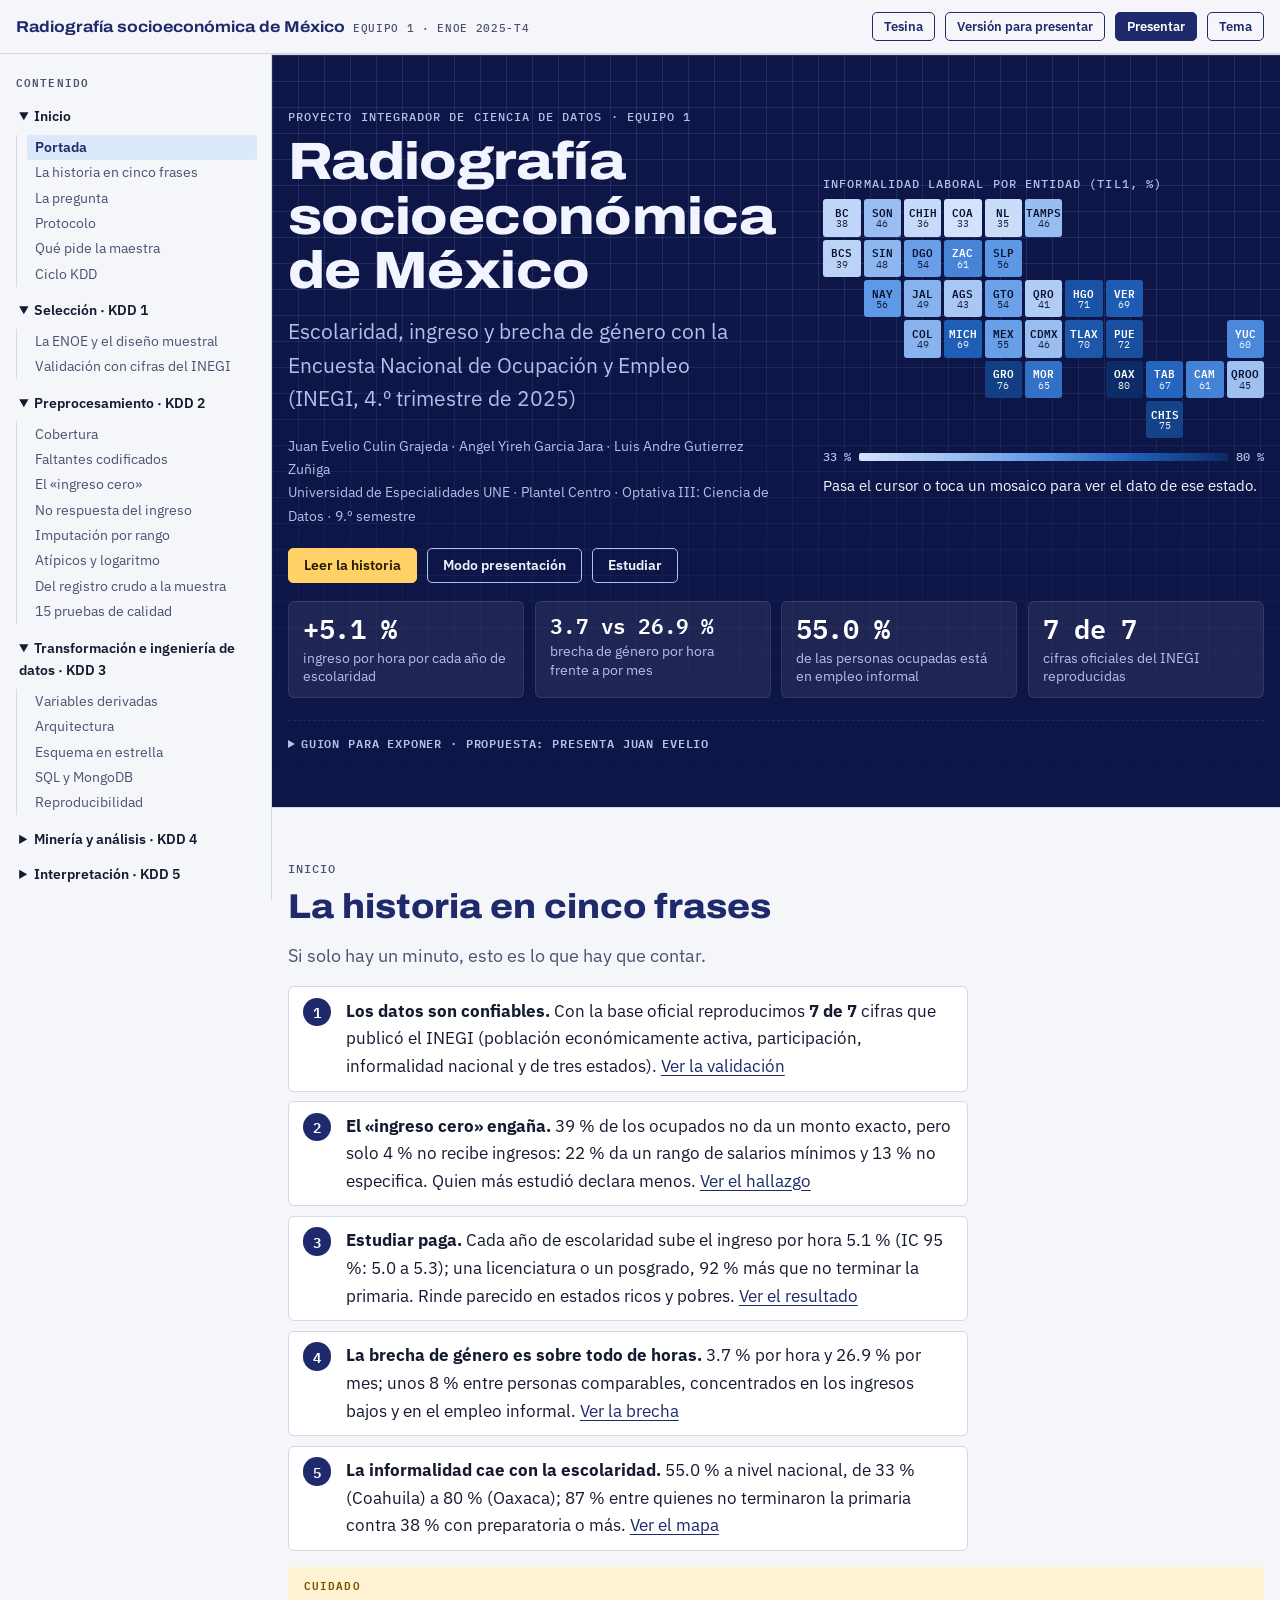
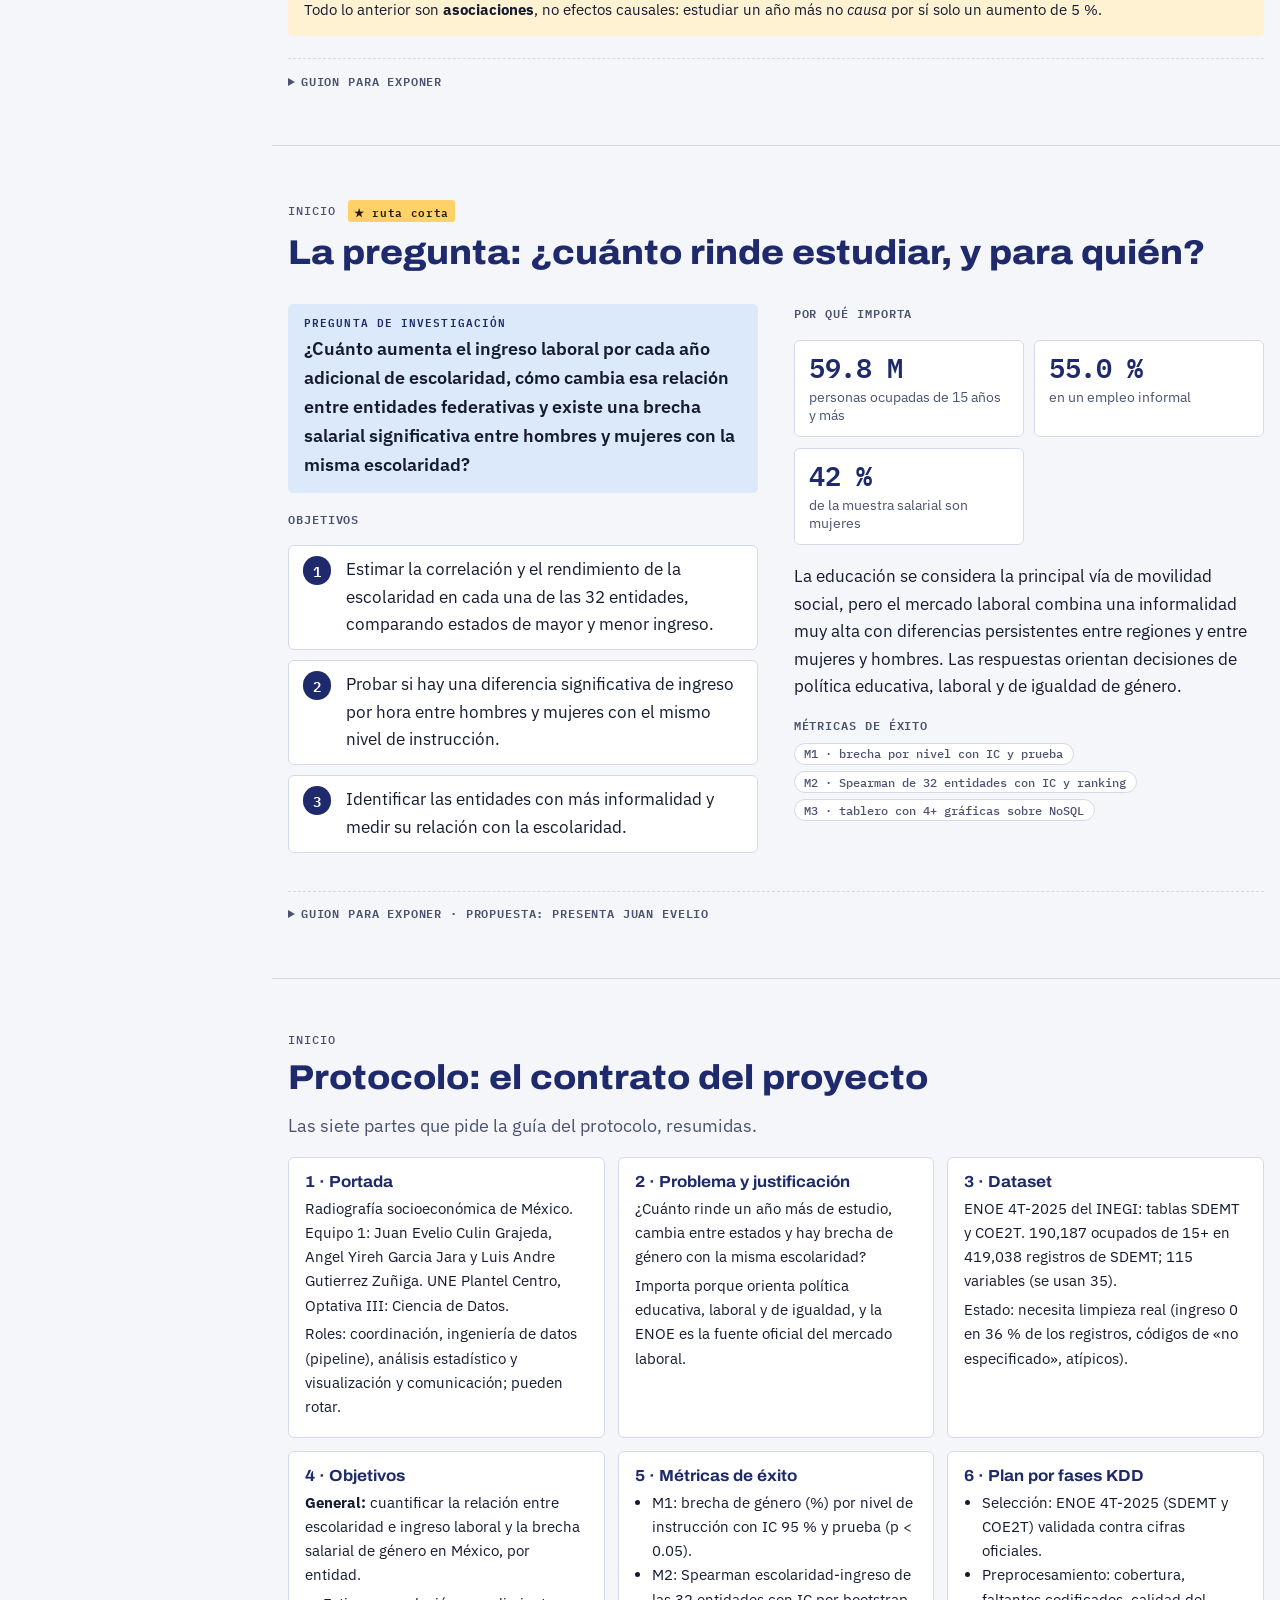
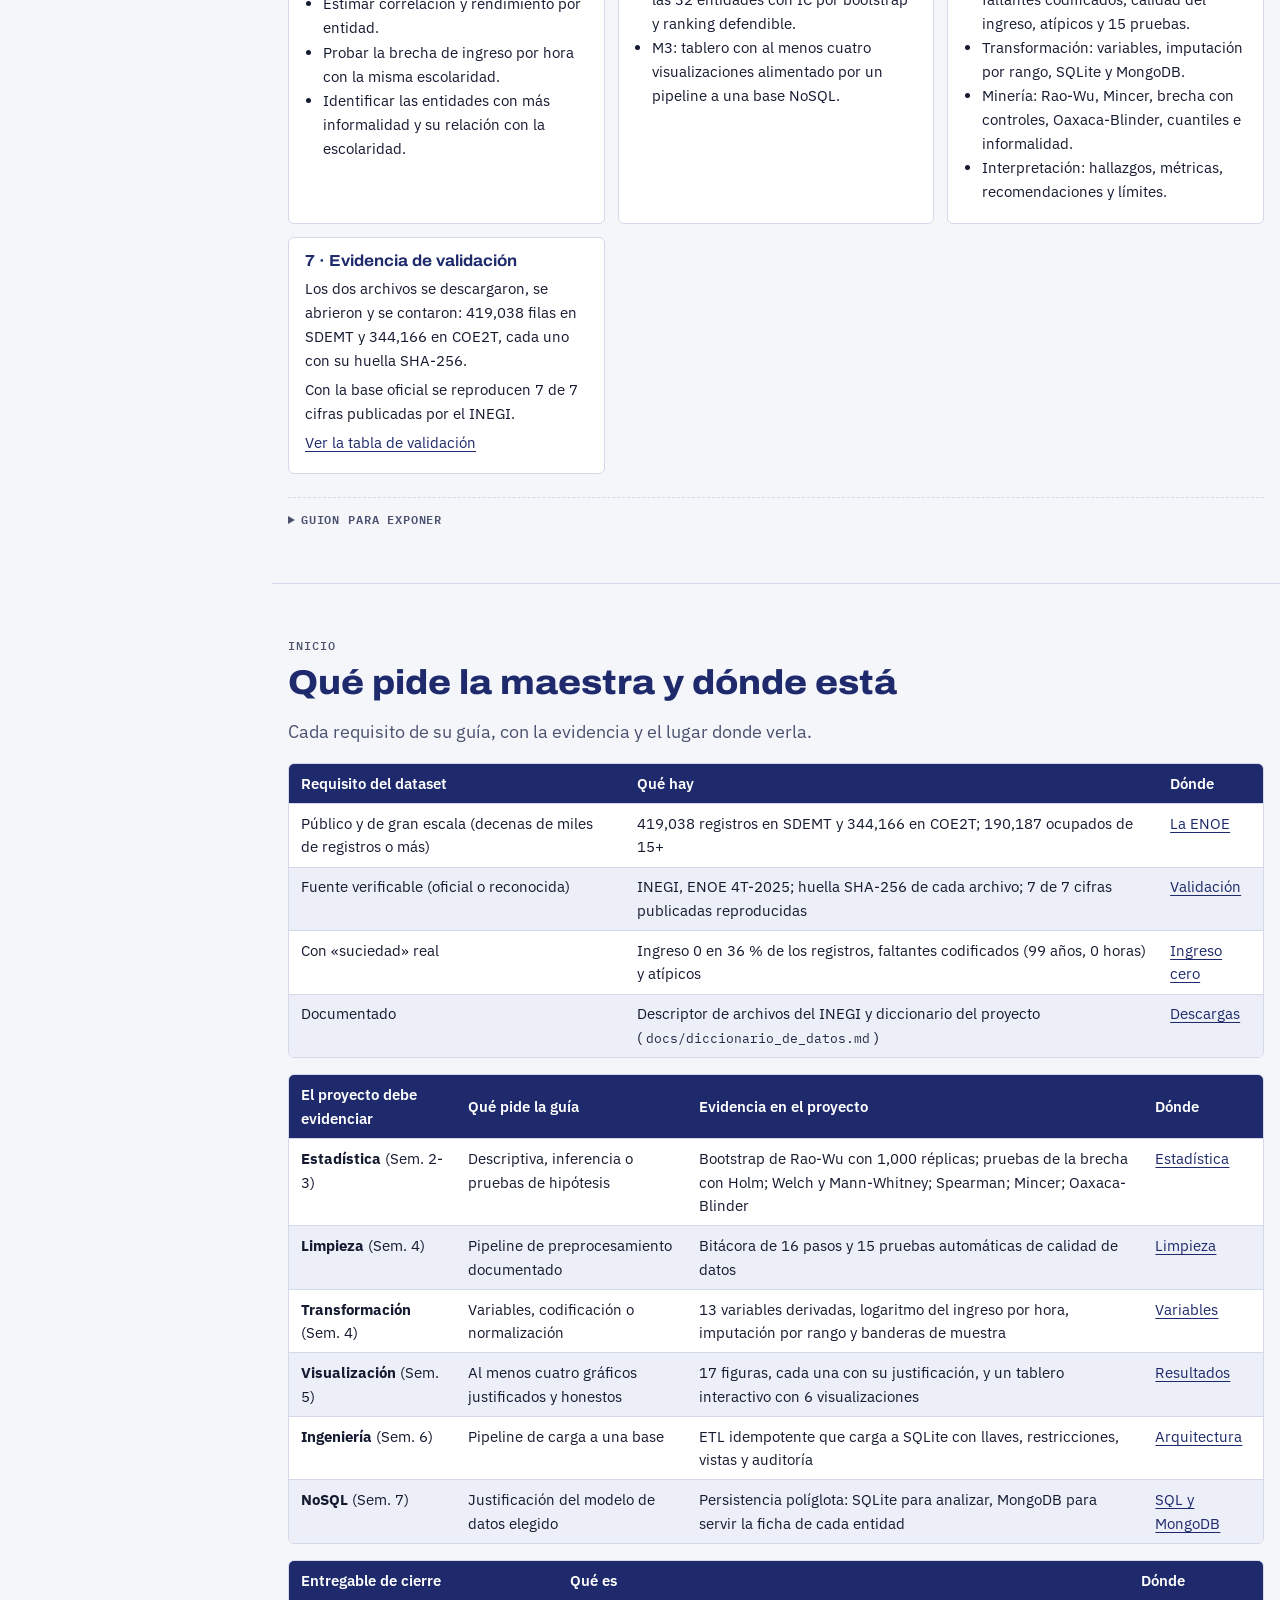
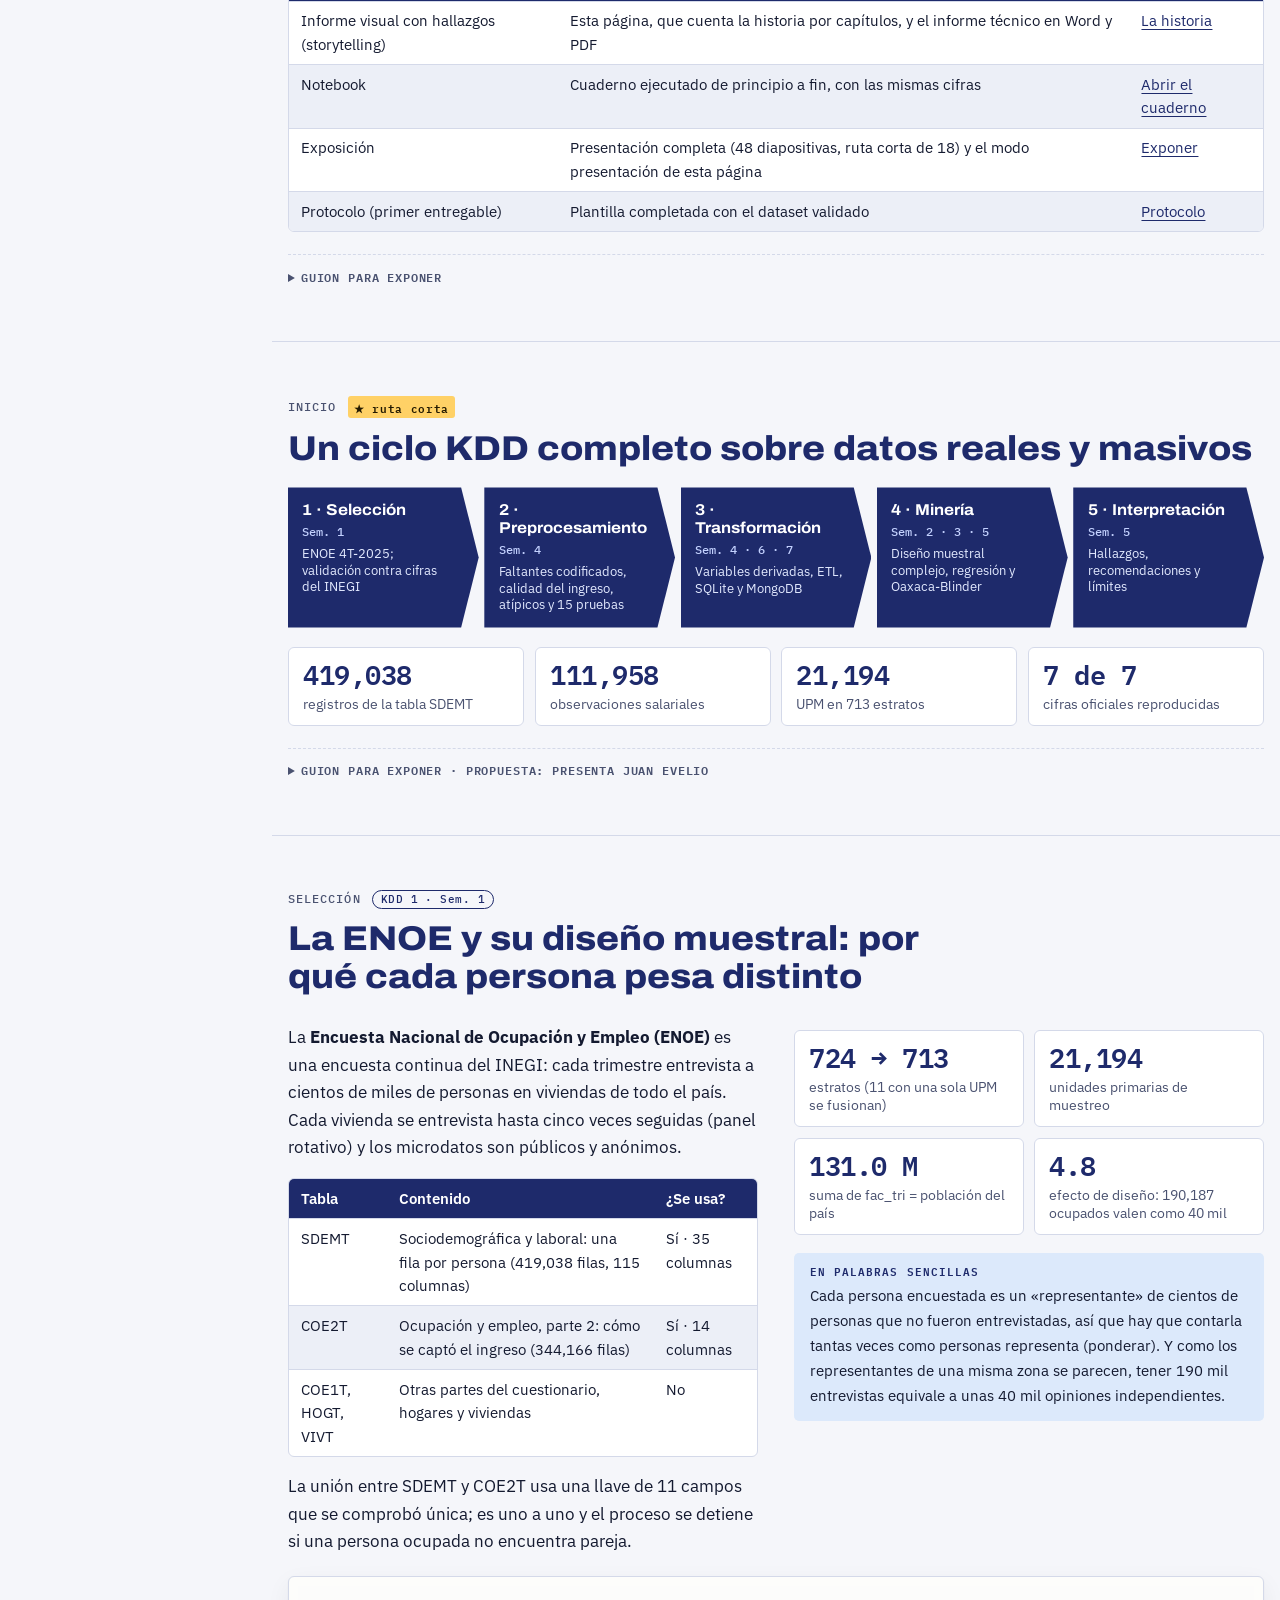
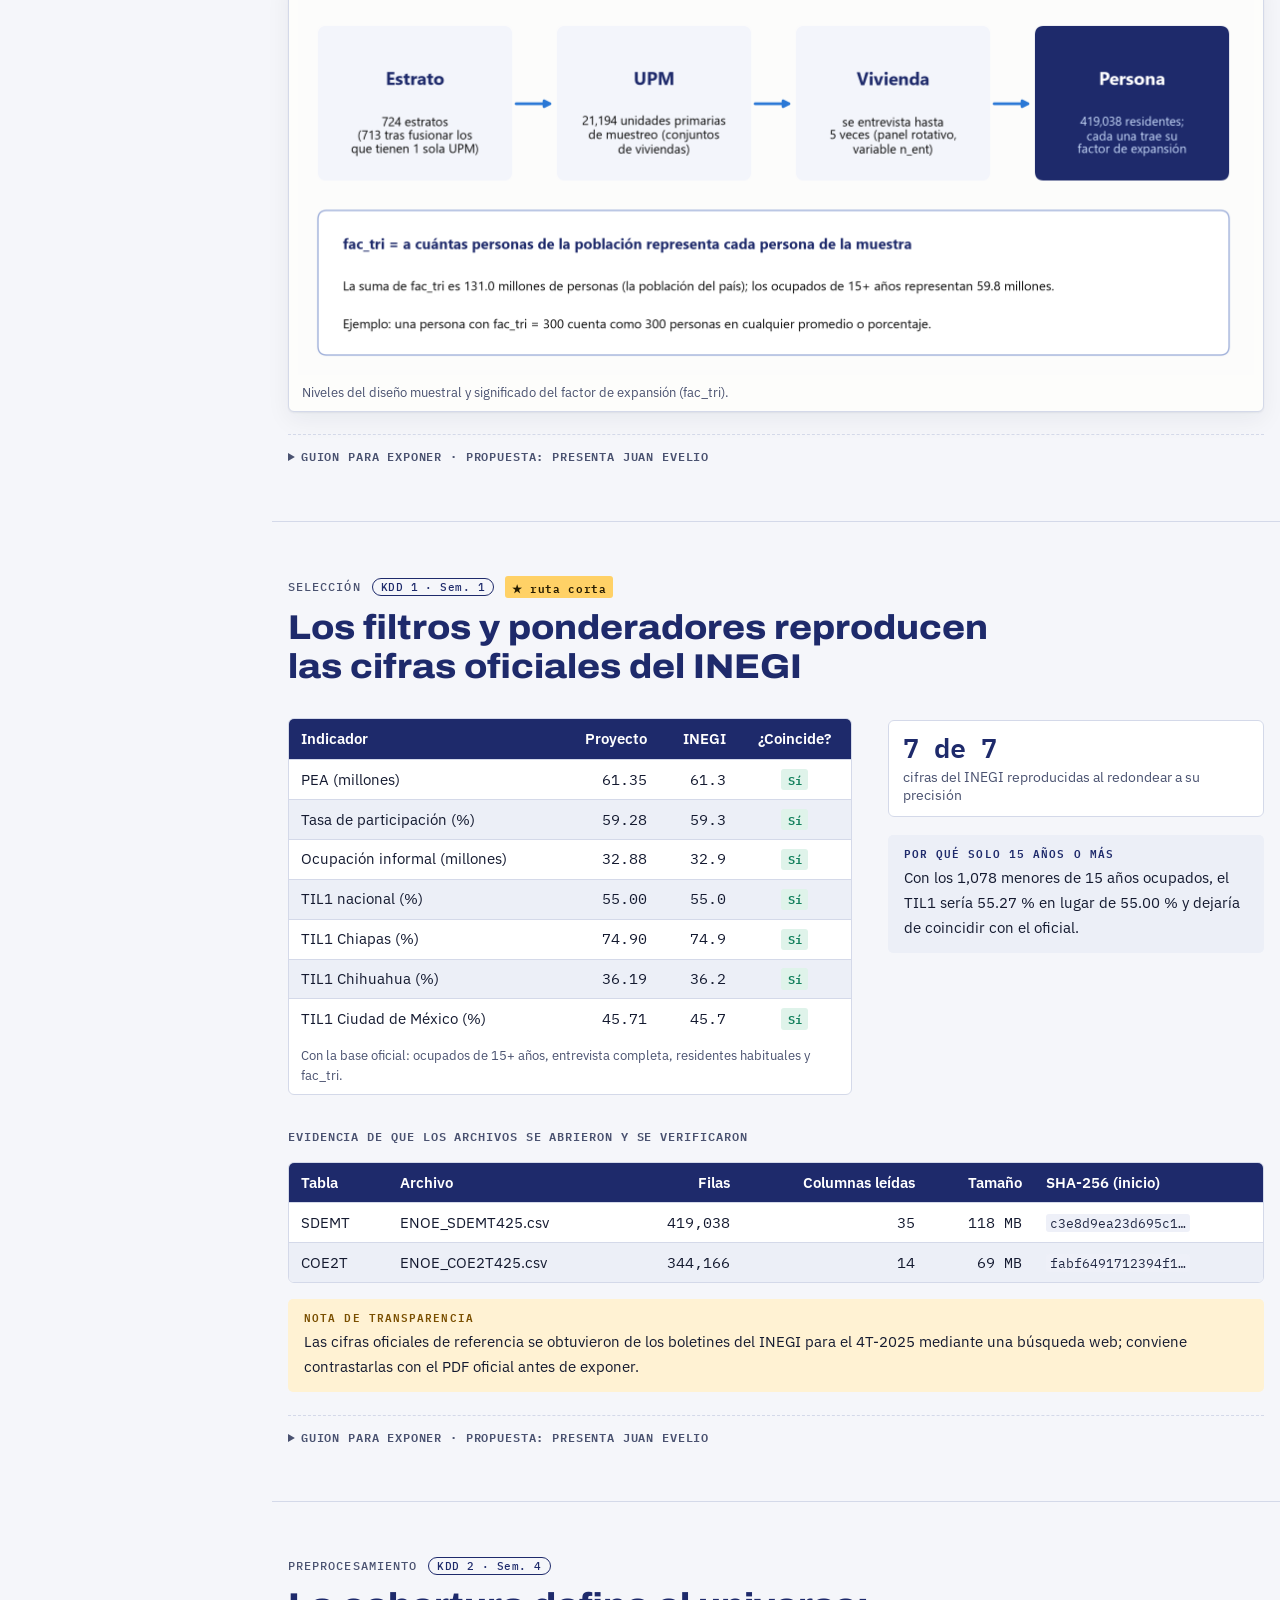
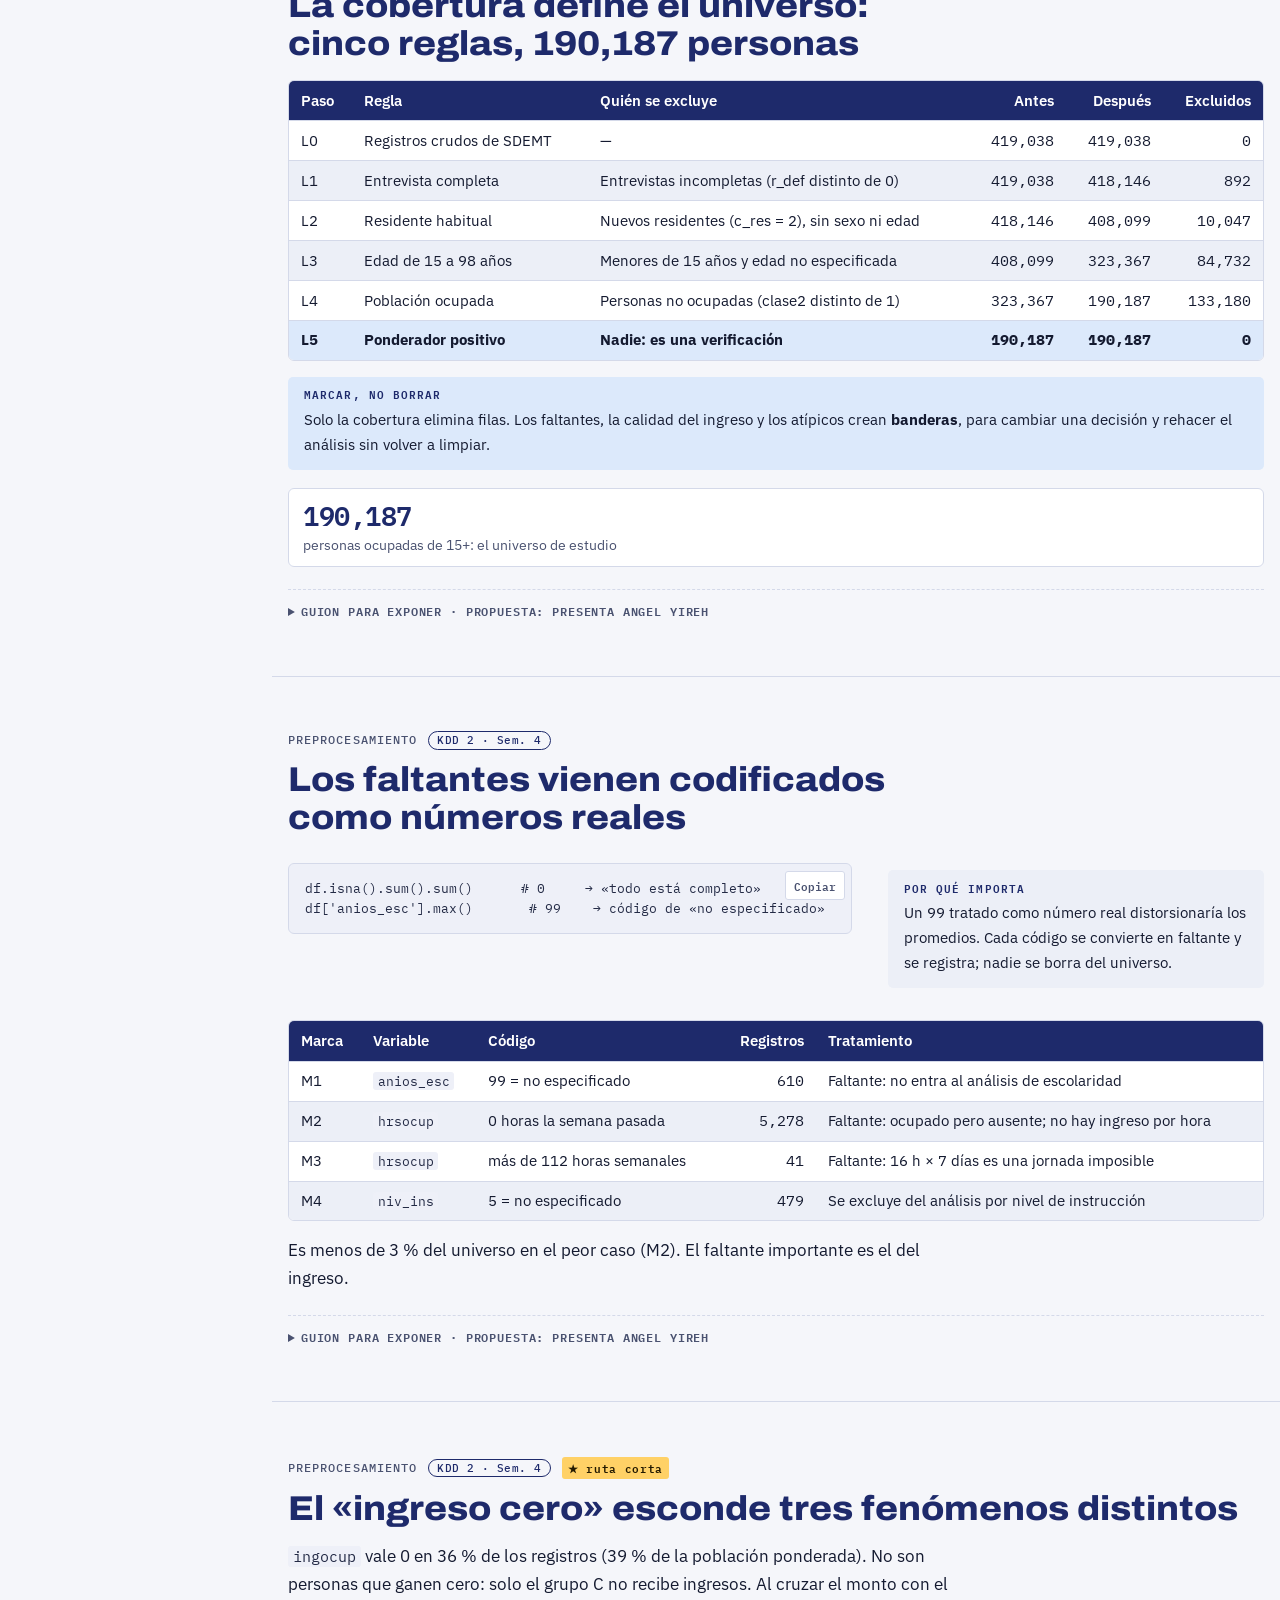
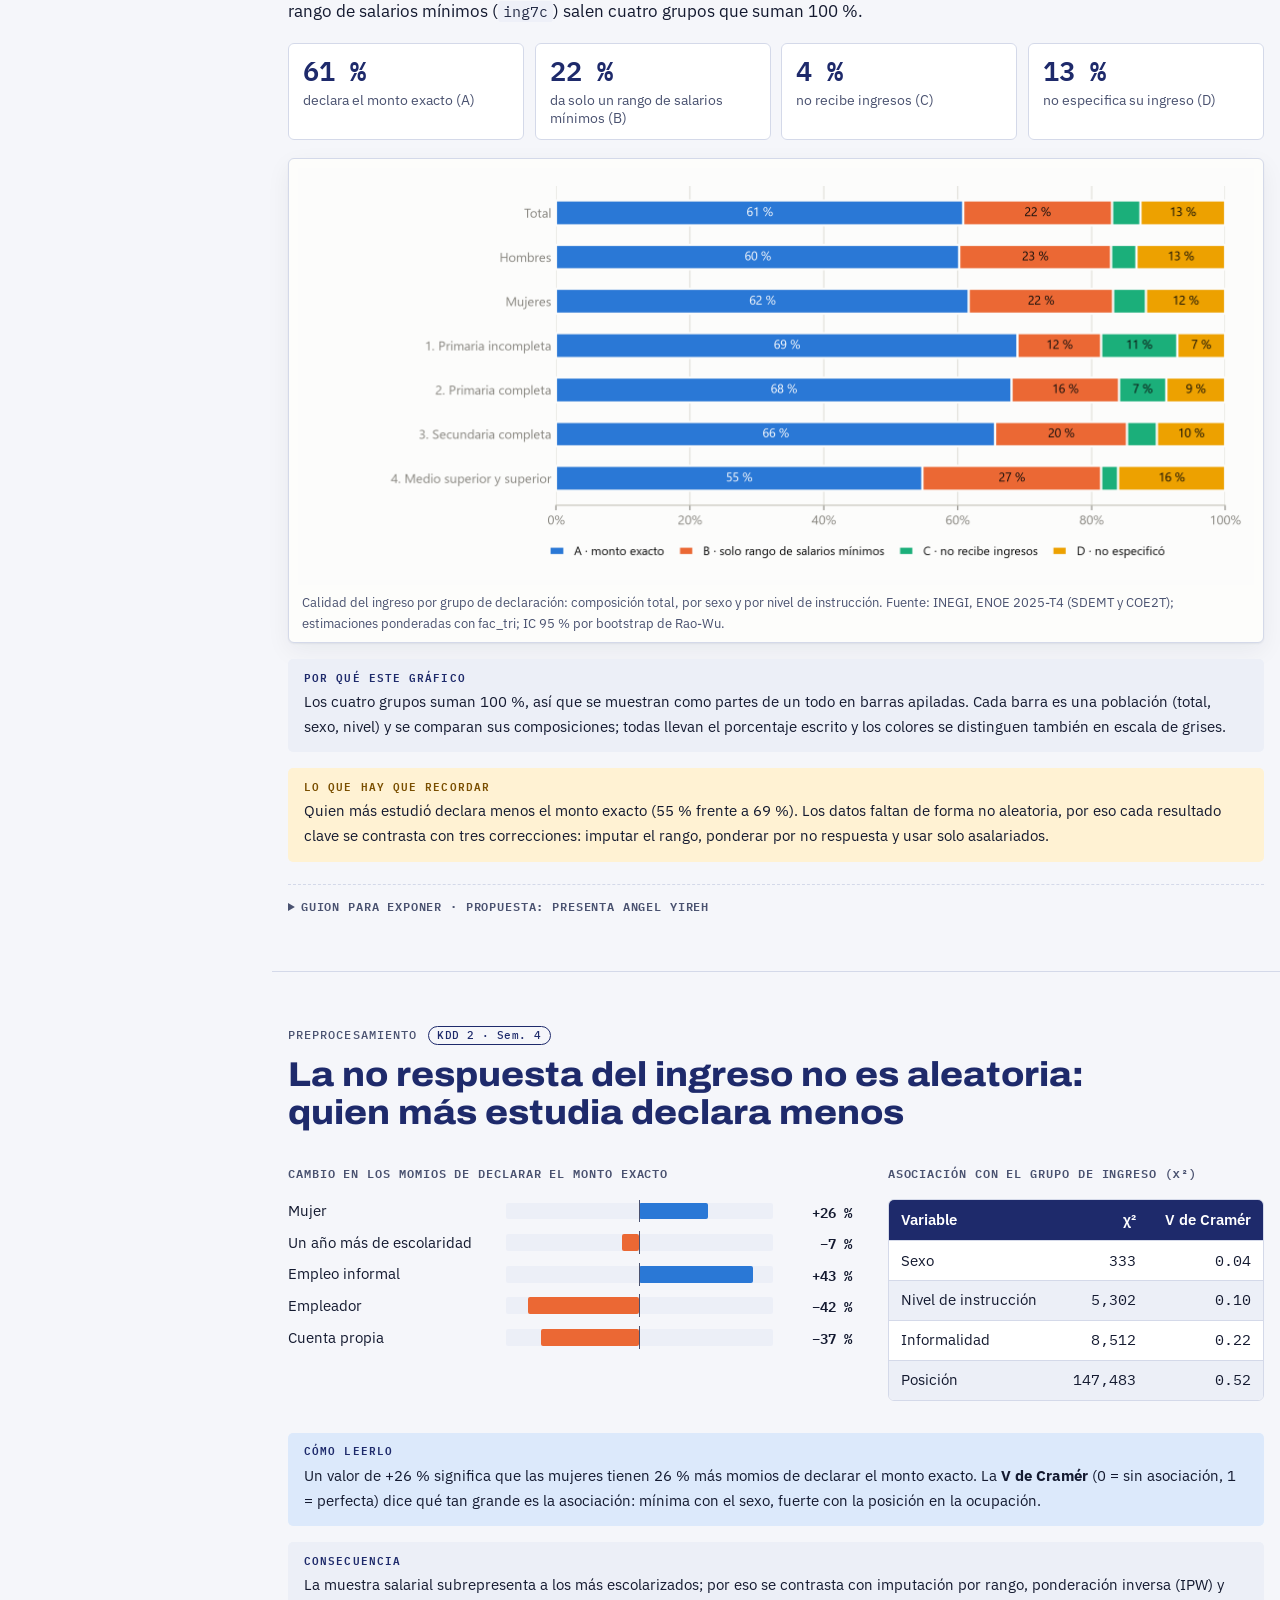
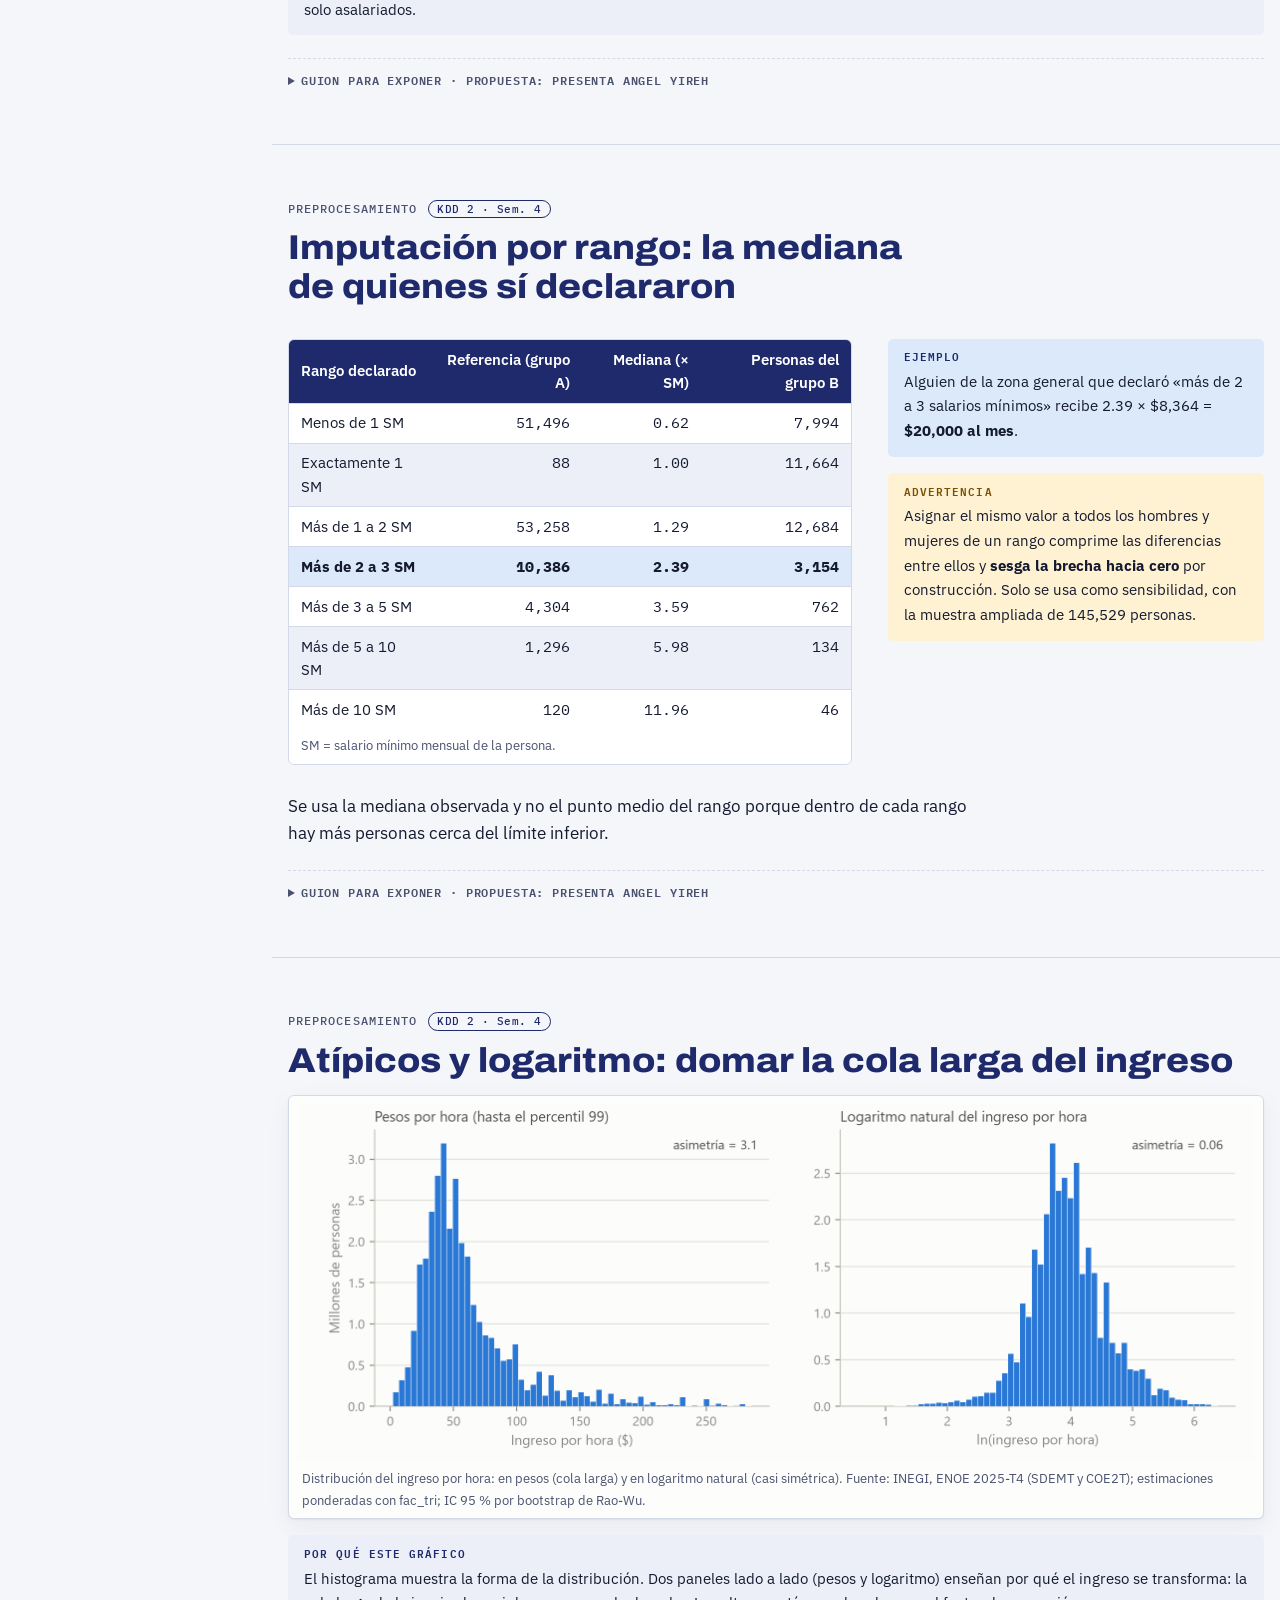
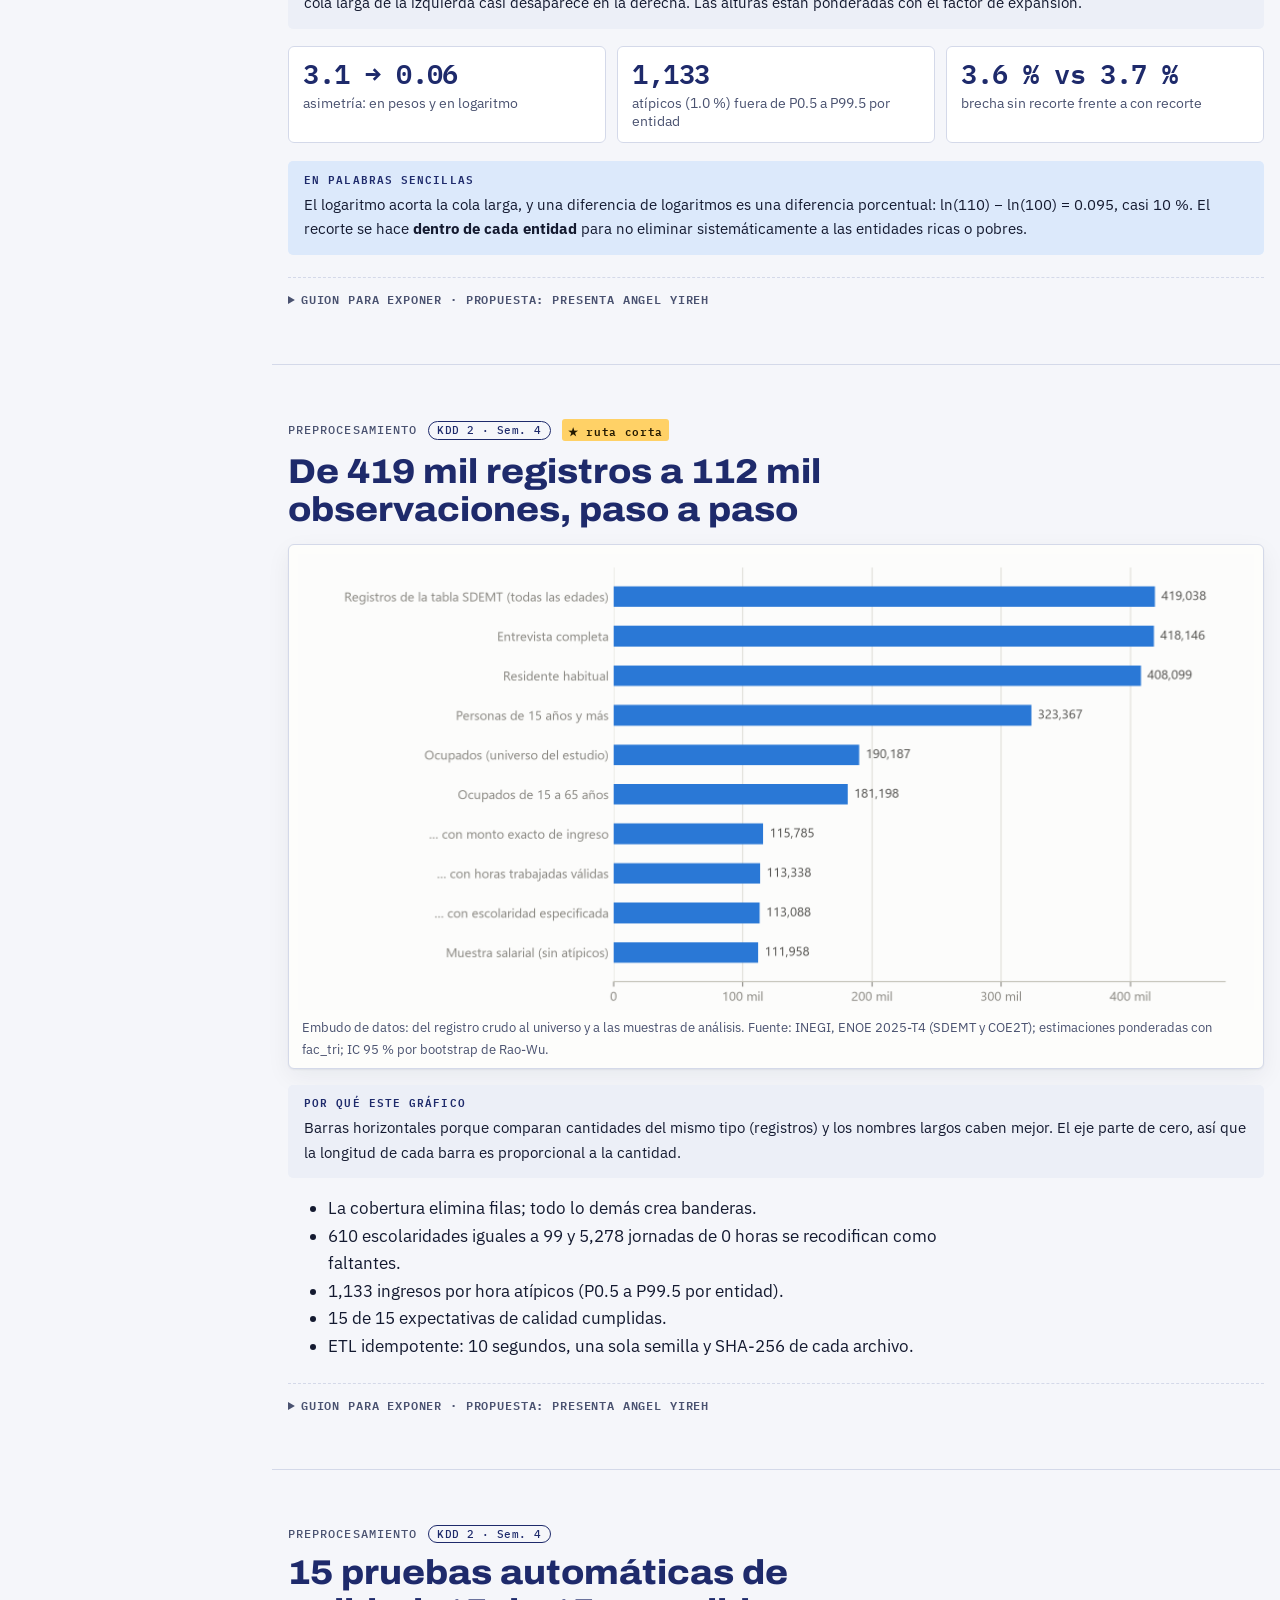
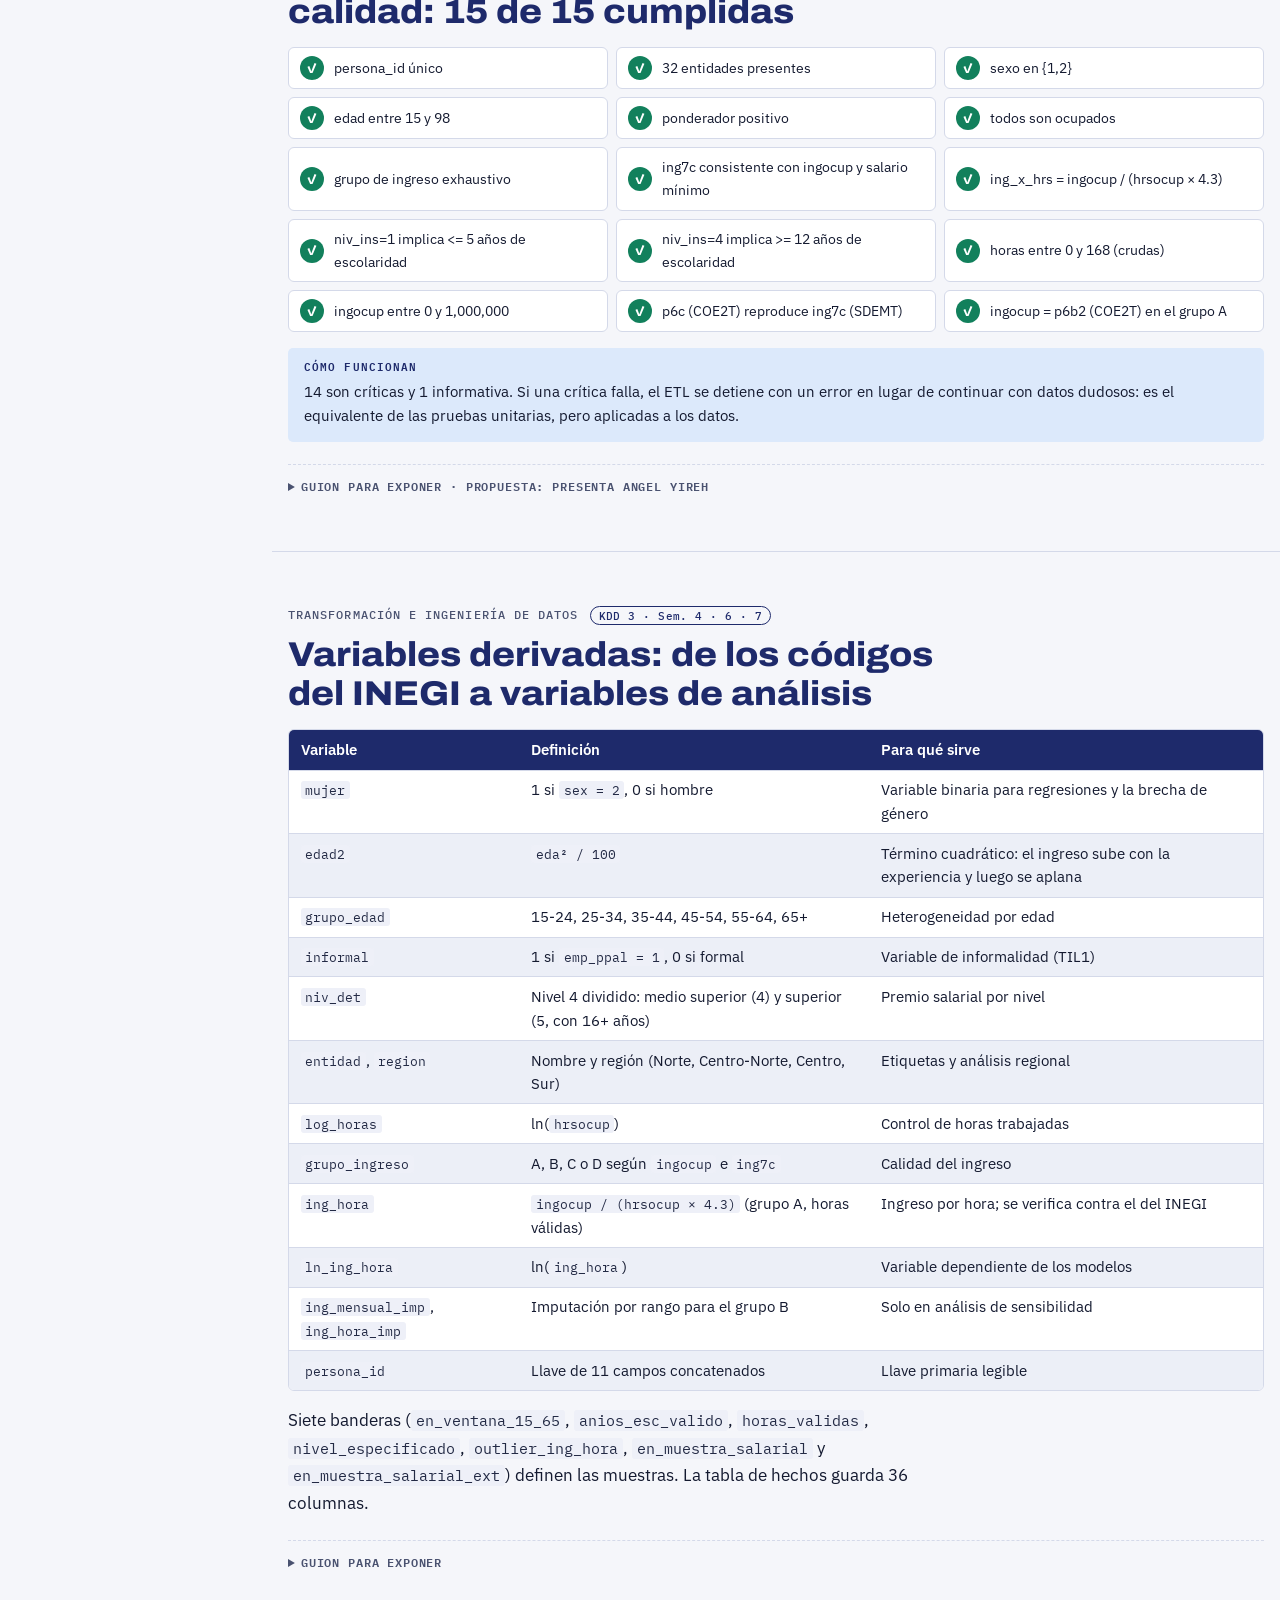
<file: sitio/estudio.html>
<!doctype html>
<html lang="es">
<head>
<meta charset="utf-8">
<meta name="viewport" content="width=device-width,initial-scale=1,viewport-fit=cover">
<title>Radiografía socioeconómica de México</title>
<link rel="preconnect" href="https://fonts.googleapis.com"><link rel="preconnect" href="https://fonts.gstatic.com" crossorigin><link rel="stylesheet" href="https://fonts.googleapis.com/css2?family=Archivo:wdth,wght@62..125,100..900&family=IBM+Plex+Mono:wght@400;500;600&family=IBM+Plex+Sans:ital,wght@0,400;0,500;0,600;0,700;1,400&display=swap">
<style>
html{padding:0}body{margin:0}
/* Radiografía socioeconómica de México · hoja de estilo del sitio.
   Concepto: informe técnico con carácter de «radiografía». Banda inicial en azul noche con retícula milimétrica y el mapa de mosaicos
   de la informalidad; cuerpo claro y sobrio donde cada escena sostiene un solo mensaje; etiquetas en monoespaciada que dicen qué clase
   de bloque es (en palabras sencillas, cuidado, por qué este gráfico). El azul de los datos es el mismo de las gráficas del proyecto. */
:root{
  --bg:#f5f6fa; --surface:#ffffff; --surface-2:#eceff7; --ink:#141a30; --ink-soft:#4a5270; --line:#d4d9e9;
  --brand:#1e2a6b; --brand-solid:#1e2a6b; --on-brand:#ffffff;
  --accent:#2a78d6; --accent-soft:#dce9fb;
  --good:#12805c; --good-soft:#dff3ea; --warn:#7a4f00; --warn-soft:#fff2d3; --bad:#b83231;
  --hombres:#2a78d6; --mujeres:#eb6834;
  --hero-bg:#0e1647; --hero-ink:#f2f5ff; --hero-soft:#b3c0ec; --hero-line:rgba(165,185,255,.13); --hero-card:rgba(255,255,255,.07);
  --code-bg:#eef0f8; --code-ink:#232a45; --fig-bg:#fdfdfb;
  --sombra:0 1px 2px rgba(20,26,48,.06),0 8px 24px rgba(20,26,48,.06);
  --f-display:"Archivo","Segoe UI",system-ui,sans-serif;
  --f-body:"IBM Plex Sans","Segoe UI",system-ui,sans-serif;
  --f-mono:"IBM Plex Mono",ui-monospace,Consolas,monospace;
  --rail:17rem; --alto-top:3.4rem;
}
@media (prefers-color-scheme:dark){:root:not([data-theme="light"]){
  --bg:#0b0f22; --surface:#121833; --surface-2:#1a2145; --ink:#e8ecfb; --ink-soft:#a3accb; --line:#2a3262;
  --brand:#bccdff; --brand-solid:#2b3b96; --on-brand:#ffffff; --accent:#6fa8ff; --accent-soft:#1d2e5c;
  --good:#4cd0a0; --good-soft:#12342a; --warn:#f3c260; --warn-soft:#3a2d0c; --bad:#ff8785;
  --hero-bg:#070b24; --hero-line:rgba(165,185,255,.1); --code-bg:#0e1430; --code-ink:#d6dcf5;
  --sombra:0 1px 2px rgba(0,0,0,.4),0 8px 24px rgba(0,0,0,.35); color-scheme:dark}}
:root[data-theme="dark"]{
  --bg:#0b0f22; --surface:#121833; --surface-2:#1a2145; --ink:#e8ecfb; --ink-soft:#a3accb; --line:#2a3262;
  --brand:#bccdff; --brand-solid:#2b3b96; --on-brand:#ffffff; --accent:#6fa8ff; --accent-soft:#1d2e5c;
  --good:#4cd0a0; --good-soft:#12342a; --warn:#f3c260; --warn-soft:#3a2d0c; --bad:#ff8785;
  --hero-bg:#070b24; --hero-line:rgba(165,185,255,.1); --code-bg:#0e1430; --code-ink:#d6dcf5;
  --sombra:0 1px 2px rgba(0,0,0,.4),0 8px 24px rgba(0,0,0,.35); color-scheme:dark}

*,*::before,*::after{box-sizing:border-box}
html{scroll-behavior:smooth;-webkit-text-size-adjust:100%}
body{margin:0;background:var(--bg);color:var(--ink);font:400 1.0625rem/1.62 var(--f-body);font-variant-numeric:tabular-nums}
img{max-width:100%;height:auto;display:block}
a{color:var(--brand);text-underline-offset:.18em}
[hidden]{display:none!important}
:focus-visible{outline:3px solid var(--accent);outline-offset:2px;border-radius:3px}
code,pre{font-family:var(--f-mono)}
code{font-size:.87em;background:var(--code-bg);color:var(--code-ink);padding:.08em .34em;border-radius:3px}
p{margin:.7rem 0;max-width:68ch}
ul,ol{max-width:68ch}
h1,h2,h3,h4{text-wrap:balance}
@media (prefers-reduced-motion:reduce){html{scroll-behavior:auto}*{animation:none!important;transition:none!important}}

/* ---------- barra superior, índice y estructura ---------- */
.topbar{position:sticky;top:env(safe-area-inset-top,0px);z-index:40;height:var(--alto-top);background:var(--bg);background:color-mix(in srgb,var(--bg) 90%,transparent);
  -webkit-backdrop-filter:blur(8px);backdrop-filter:blur(8px);border-bottom:1px solid var(--line)}
.topbar__in{height:100%;display:flex;align-items:center;gap:.6rem;padding-left:max(16px,env(safe-area-inset-left,0px));padding-right:max(16px,env(safe-area-inset-right,0px))}
.marca{font:700 .98rem/1.1 var(--f-display);font-stretch:112%;color:var(--brand);text-decoration:none;margin-right:auto;white-space:nowrap;overflow:hidden;text-overflow:ellipsis}
.marca small{font:500 .7rem var(--f-mono);letter-spacing:.06em;text-transform:uppercase;color:var(--ink-soft);margin-left:.5rem}
.btn{font:600 .88rem/1 var(--f-body);display:inline-flex;align-items:center;gap:.4rem;padding:.6rem .95rem;border-radius:5px;border:1px solid var(--brand);background:var(--brand-solid);color:var(--on-brand);cursor:pointer;text-decoration:none}
.btn:hover{filter:brightness(1.12)}
.btn--ghost{background:transparent;color:var(--brand)}
.btn--chico{padding:.45rem .7rem;font-size:.82rem}
.btn--sol{background:#ffd166;border-color:#ffd166;color:#241a00}
.btn[aria-pressed="true"]{background:var(--accent);border-color:var(--accent);color:#fff}
#btn-indice{display:none}
.shell{display:grid;grid-template-columns:var(--rail) minmax(0,1fr)}
.rail{position:sticky;top:var(--alto-top);align-self:start;height:calc(100vh - var(--alto-top));overflow:auto;padding:1.1rem .9rem 2.5rem max(16px,env(safe-area-inset-left,0px));border-right:1px solid var(--line);font-size:.88rem;background:var(--bg)}
.rail__t{font:600 .7rem var(--f-mono);letter-spacing:.1em;text-transform:uppercase;color:var(--ink-soft);margin:0 0 .6rem}
.rail details{margin:0 0 .15rem}
.rail summary{cursor:pointer;font-weight:600;padding:.3rem .2rem;color:var(--ink)}
.rail ol{list-style:none;margin:.1rem 0 .5rem;padding:0 0 0 .6rem;border-left:1px solid var(--line)}
.rail a{display:block;padding:.22rem .5rem;color:var(--ink-soft);text-decoration:none;border-radius:3px;line-height:1.3}
.rail a:hover{color:var(--brand);background:var(--surface-2)}
.rail a.actual{color:var(--brand);background:var(--accent-soft);font-weight:600}
.rail .suelto{font-weight:600;color:var(--ink)}
.cont{max-width:70rem;margin-inline:auto;padding-left:max(16px,env(safe-area-inset-left,0px));padding-right:max(16px,env(safe-area-inset-right,0px))}
@media (max-width:1100px){
  .shell{grid-template-columns:minmax(0,1fr)}
  #btn-indice{display:inline-flex}
  .rail{position:fixed;inset:0 auto 0 0;top:0;width:min(86vw,20rem);height:100%;z-index:60;transform:translateX(-102%);transition:transform .2s;padding-top:calc(1rem + env(safe-area-inset-top,0px))}
  .rail.abierto{transform:none;box-shadow:var(--sombra)}
}

/* ---------- banda inicial ---------- */
.hero{position:relative;overflow:hidden;background:var(--hero-bg);color:var(--hero-ink);padding-block:clamp(2.2rem,5vw,4rem) 2rem;border-top:0}
.hero::before{content:"";position:absolute;inset:0;background-image:linear-gradient(var(--hero-line) 1px,transparent 1px),linear-gradient(90deg,var(--hero-line) 1px,transparent 1px);
  background-size:26px 26px;-webkit-mask-image:linear-gradient(180deg,#000 30%,transparent 95%);mask-image:linear-gradient(180deg,#000 30%,transparent 95%)}
.hero .cont{position:relative}
.hero__grid>*{min-width:0}
.hero__grid{display:grid;grid-template-columns:minmax(0,1.05fr) minmax(0,.95fr);gap:clamp(1.2rem,4vw,3rem);align-items:center}
.hero .etq{color:var(--hero-soft)}
.hero h1{font:800 clamp(2rem,4.1vw,3.3rem)/1.04 var(--f-display);font-stretch:114%;letter-spacing:-.012em;margin:.2rem 0 1rem;text-wrap:balance;overflow-wrap:break-word}
.hero__sub{font-size:clamp(1.05rem,1.8vw,1.3rem);color:var(--hero-soft);max-width:34ch;margin:0 0 1.1rem}
.hero__meta{font-size:.9rem;color:var(--hero-soft);margin:0 0 1.3rem}
.hero__acc{display:flex;flex-wrap:wrap;gap:.6rem}
.hero .btn{border-color:var(--hero-soft);background:transparent;color:var(--hero-ink)}
.hero .btn--sol{background:#ffd166;border-color:#ffd166;color:#241a00}
.hero .cifras li{background:var(--hero-card);border-color:var(--hero-line)}
.hero .cifras b{color:#fff}
.hero .cifras span{color:var(--hero-soft)}
@media (max-width:900px){.hero__grid{grid-template-columns:minmax(0,1fr)}}

/* ---------- escenas ---------- */
.escena{padding-block:clamp(2rem,4.5vw,3.4rem);border-top:1px solid var(--line);scroll-margin-top:calc(var(--alto-top) + .4rem)}
.etq{font:500 .74rem/1.2 var(--f-mono);letter-spacing:.09em;text-transform:uppercase;color:var(--ink-soft);margin:0 0 .7rem;display:flex;flex-wrap:wrap;gap:.35rem .7rem;align-items:center;max-width:none}
.sem{font:500 .7rem var(--f-mono);letter-spacing:.04em;border:1px solid currentColor;border-radius:99px;padding:.08rem .5rem;color:var(--brand);text-transform:none}
.corta{font:600 .68rem var(--f-mono);letter-spacing:.06em;background:#ffd166;color:#241a00;border-radius:3px;padding:.1rem .4rem;text-transform:none}
.titular{font:800 clamp(1.5rem,2.7vw,2.15rem)/1.12 var(--f-display);font-stretch:108%;color:var(--brand);margin:0 0 .9rem;max-width:46ch}
.lead{font-size:1.14rem;color:var(--ink-soft);max-width:62ch}
.dos{display:grid;grid-template-columns:minmax(0,1.2fr) minmax(0,.8fr);gap:clamp(1rem,3vw,2.2rem);align-items:start;margin-top:1rem}
.dos--igual{grid-template-columns:minmax(0,1fr) minmax(0,1fr)}
.dos--inv{grid-template-columns:minmax(0,.8fr) minmax(0,1.2fr)}
.rejilla{display:grid;grid-template-columns:repeat(auto-fit,minmax(15rem,1fr));gap:.8rem;margin:1rem 0}
@media (max-width:900px){.dos,.dos--igual,.dos--inv{grid-template-columns:minmax(0,1fr)}}
.fig{margin:.6rem 0 1rem;background:var(--fig-bg);border:1px solid var(--line);border-radius:6px;padding:.55rem .55rem .4rem;box-shadow:var(--sombra)}
.fig img{width:100%;cursor:zoom-in;border-radius:3px}
.fig figcaption{font-size:.83rem;color:#4a5270;padding:.45rem .25rem .05rem;max-width:none}
.nota{border-radius:5px;padding:.8rem 1rem .85rem;margin:1rem 0;background:var(--surface-2);font-size:.96rem}
.nota p{margin:.35rem 0;max-width:none}
.nota p:last-child{margin-bottom:0}
.nota__t{display:block;font:600 .68rem/1 var(--f-mono);letter-spacing:.1em;text-transform:uppercase;margin-bottom:.4rem;color:var(--brand)}
.nota--sencillo{background:var(--accent-soft)}
.nota--cuidado{background:var(--warn-soft)}
.nota--cuidado .nota__t{color:var(--warn)}
.nota--ok{background:var(--good-soft)}
.nota--ok .nota__t{color:var(--good)}
.cifras{list-style:none;margin:1.1rem 0;padding:0;display:grid;grid-template-columns:repeat(auto-fit,minmax(10.5rem,1fr));gap:.65rem;max-width:none}
.cifras li{background:var(--surface);border:1px solid var(--line);border-radius:6px;padding:.75rem .9rem}
.cifras b{display:block;font:600 1.7rem/1.1 var(--f-mono);color:var(--brand);letter-spacing:-.02em}
.cifras li{container-type:inline-size}
.cifras b.larga{font-size:1.2rem;font-size:min(1.7rem,calc((100cqw - 2.1rem) / 8));white-space:nowrap}
.cifras span{display:block;font-size:.85rem;color:var(--ink-soft);margin-top:.3rem;line-height:1.35}
.scroll{overflow-x:auto;margin:1rem 0;border:1px solid var(--line);border-radius:6px;background:var(--surface)}
.tabla{border-collapse:collapse;width:100%;font-size:.91rem}
.tabla th{background:var(--brand-solid);color:var(--on-brand);text-align:left;font-weight:600;padding:.5rem .75rem}
.tabla td{padding:.48rem .75rem;border-top:1px solid var(--line);vertical-align:top}
.tabla tbody tr:nth-child(even){background:var(--surface-2)}
.tabla td.n{font-family:var(--f-mono);white-space:nowrap}
.tabla .n{text-align:right}
.tabla .c{text-align:center}
.tabla tr.res td{font-weight:700;background:var(--accent-soft)}
.tabla caption{caption-side:bottom;text-align:left;font-size:.8rem;color:var(--ink-soft);padding:.45rem .75rem}
.si{display:inline-block;font:600 .72rem var(--f-mono);color:var(--good);background:var(--good-soft);border-radius:3px;padding:.05rem .4rem}
.no{display:inline-block;font:600 .72rem var(--f-mono);color:var(--bad);border:1px solid var(--bad);border-radius:3px;padding:.05rem .4rem}
pre.codigo{position:relative;background:var(--code-bg);color:var(--code-ink);padding:.9rem 1rem;border-radius:6px;overflow:auto;font-size:.83rem;line-height:1.5;margin:.6rem 0;max-width:none;border:1px solid var(--line)}
pre.codigo code{background:none;padding:0;font-size:inherit;color:inherit}
.copiar{position:absolute;top:.4rem;right:.4rem;font:600 .68rem var(--f-mono);padding:.25rem .5rem;border-radius:3px;border:1px solid var(--line);background:var(--surface);color:var(--ink-soft);cursor:pointer}
.tit-c{font:600 .72rem var(--f-mono);letter-spacing:.08em;text-transform:uppercase;color:var(--ink-soft);margin:.9rem 0 0}
.pasos{counter-reset:p;list-style:none;margin:1rem 0;padding:0;display:grid;gap:.6rem}
.pasos li{counter-increment:p;display:grid;grid-template-columns:2rem minmax(0,1fr);gap:.7rem;align-items:start;background:var(--surface);border:1px solid var(--line);border-radius:6px;padding:.65rem .85rem}
.pasos li::before{content:counter(p);font:600 .9rem var(--f-mono);color:var(--on-brand);background:var(--brand-solid);border-radius:50%;width:1.8rem;height:1.8rem;display:grid;place-items:center}
.tarjeta{background:var(--surface);border:1px solid var(--line);border-radius:6px;padding:.85rem 1rem}
.tarjeta h3{font:700 1rem/1.25 var(--f-display);font-stretch:106%;color:var(--brand);margin:0 0 .35rem}
.tarjeta p,.tarjeta ul{font-size:.93rem;margin:.3rem 0;max-width:none}
.tarjeta ul{padding-left:1.1rem}
.chips{display:flex;flex-wrap:wrap;gap:.4rem;margin:.5rem 0;padding:0;list-style:none;max-width:none}
.chip{font:500 .74rem var(--f-mono);border:1px solid var(--line);border-radius:12px;padding:.15rem .6rem;background:var(--surface);color:var(--ink-soft)}
.guion{margin-top:1.4rem;border-top:1px dashed var(--line);padding-top:.7rem}
.guion summary{cursor:pointer;font:600 .76rem var(--f-mono);letter-spacing:.07em;text-transform:uppercase;color:var(--ink-soft)}
.guion p{font-size:.95rem;color:var(--ink);max-width:72ch}
.hero .guion{border-top-color:var(--hero-line)}
.hero .guion summary{color:var(--hero-soft)}
.hero .guion p{color:var(--hero-ink)}

/* ---------- ciclo KDD, mapa de mosaicos y barras ---------- */
.kdd{display:grid;grid-template-columns:repeat(5,minmax(0,1fr));gap:.35rem;list-style:none;padding:0;margin:1.2rem 0;max-width:none}
.kdd a{display:block;height:100%;background:var(--brand-solid);color:var(--on-brand);padding:.85rem 1.7rem .85rem .9rem;text-decoration:none;clip-path:polygon(0 0,calc(100% - 1.1rem) 0,100% 50%,calc(100% - 1.1rem) 100%,0 100%)}
.kdd a:hover{filter:brightness(1.18)}
.kdd b{display:block;font:700 .98rem/1.15 var(--f-display);font-stretch:108%}
.kdd span{display:block;font:500 .72rem var(--f-mono);color:#c4d2ff;margin-top:.3rem}
.kdd small{display:block;font-size:.8rem;margin-top:.45rem;line-height:1.3;color:#e3eaff}
@media (max-width:820px){.kdd{grid-template-columns:minmax(0,1fr)}.kdd a{clip-path:none;border-radius:5px}}
.mapa-marco{max-width:31rem;margin-inline:auto}
.mosaico{display:grid;grid-template-columns:repeat(11,minmax(0,1fr));grid-template-rows:repeat(6,auto);gap:3px}
.tile{aspect-ratio:1;border:0;border-radius:3px;background:var(--c);color:var(--t);font:600 clamp(.5rem,1.15vw,.7rem)/1.1 var(--f-mono);display:flex;flex-direction:column;align-items:center;justify-content:center;cursor:pointer;padding:0;transition:transform .12s}
.tile small{font-weight:400;font-size:.92em;opacity:.92}
.tile:hover,.tile:focus-visible{transform:scale(1.12);z-index:2;outline:2px solid #fff;outline-offset:0}
.leyenda{display:flex;align-items:center;gap:.5rem;font:500 .72rem var(--f-mono);color:var(--hero-soft);margin-top:.7rem}
.leyenda i{flex:1;height:.55rem;border-radius:2px;background:linear-gradient(90deg,var(--r0),var(--r1),var(--r2),var(--r3),var(--r4))}
.mapa-info{min-height:2.6rem;margin:.6rem 0 0;font-size:.92rem;color:var(--hero-ink);max-width:none}
.escena:not(.hero) .mapa-info{color:var(--ink)}
.escena:not(.hero) .leyenda{color:var(--ink-soft)}
.mosaico,.leyenda{--r0:#d3e3fb;--r1:#9dc0f2;--r2:#5b97e6;--r3:#1f5fb8;--r4:#0b2c66}
.barras{display:grid;gap:.5rem;margin:1rem 0;max-width:none}
.barra{display:grid;grid-template-columns:minmax(7rem,13rem) minmax(0,1fr) 4.4rem;gap:.6rem;align-items:center;font-size:.91rem}
.barra .pista{background:var(--surface-2);height:1.05rem;border-radius:2px;position:relative}
.barra .pista i{position:absolute;top:0;bottom:0;left:0;width:calc(var(--v) * 1%);background:var(--accent);border-radius:2px}
.barra .pista i.gris{background:var(--ink-soft);opacity:.55}
.barra--div .pista::after{content:"";position:absolute;left:50%;top:-3px;bottom:-3px;width:1px;background:var(--ink-soft)}
.barra--div .pista i{left:50%;width:calc(var(--v) * .5%)}
.barra--div .pista i.neg{left:auto;right:50%;background:var(--mujeres)}
.barra b{font:600 .86rem var(--f-mono);text-align:right}
@media (max-width:560px){.barra{grid-template-columns:minmax(0,1fr) 4rem}.barra .pista{grid-column:1/-1;grid-row:2}}
.formula{font:600 1.05rem/1.5 var(--f-mono);background:var(--brand-solid);color:var(--on-brand);border-radius:6px;padding:1rem 1.2rem;margin:1rem 0;max-width:none;overflow-x:auto}
.formula small{display:block;font:400 .85rem var(--f-body);color:#c4d2ff;margin-top:.4rem}
.quince{display:grid;grid-template-columns:repeat(auto-fit,minmax(16rem,1fr));gap:.5rem;list-style:none;padding:0;margin:1rem 0;max-width:none}
.quince li{display:flex;gap:.6rem;align-items:center;background:var(--surface);border:1px solid var(--line);border-radius:6px;padding:.5rem .7rem;font-size:.88rem}
.quince li::before{content:"✓";flex:none;display:grid;place-items:center;width:1.5rem;height:1.5rem;border-radius:50%;background:var(--good);color:#fff;font:700 .8rem var(--f-body)}

/* ---------- estudiar, exponer y descargas ---------- */
.seccion{padding-block:clamp(2rem,4.5vw,3.4rem);border-top:1px solid var(--line);scroll-margin-top:calc(var(--alto-top) + .4rem)}
.tabs{display:flex;flex-wrap:wrap;gap:.35rem;margin:1rem 0 0;border-bottom:1px solid var(--line)}
[role=tab]{font:600 .88rem var(--f-body);padding:.6rem .95rem;border:1px solid transparent;border-bottom:0;border-radius:5px 5px 0 0;background:none;color:var(--ink-soft);cursor:pointer}
[role=tab][aria-selected="true"]{background:var(--surface);border-color:var(--line);color:var(--brand);position:relative;top:1px}
.panel{background:var(--surface);border:1px solid var(--line);border-top:0;border-radius:0 0 6px 6px;padding:1.1rem 1.1rem 1.3rem}
.herr{display:flex;flex-wrap:wrap;gap:.6rem;align-items:center;margin-bottom:1rem}
.herr input[type=search]{font:inherit;padding:.5rem .7rem;border:1px solid var(--line);border-radius:5px;background:var(--bg);color:var(--ink);min-width:min(100%,16rem)}
.glos{display:grid;grid-template-columns:repeat(auto-fill,minmax(17rem,1fr));gap:.6rem}
.term{background:var(--bg);border:1px solid var(--line);border-radius:6px;padding:.6rem .8rem}
.term h3{margin:0;font:700 .95rem/1.3 var(--f-display);font-stretch:106%;color:var(--brand)}
.term .def{margin:.3rem 0 0;font-size:.9rem;max-width:none}
.autoeval .term{cursor:pointer}
.autoeval .term:not(.visto) .def{visibility:hidden}
.autoeval .term:not(.visto)::after{content:"Toca para ver la definición";display:block;font:500 .7rem var(--f-mono);color:var(--ink-soft);margin-top:-1.35rem}
.nums{display:grid;grid-template-columns:repeat(auto-fill,minmax(13.5rem,1fr));gap:.6rem}
.nm{background:var(--bg);border:1px solid var(--line);border-radius:6px;padding:.6rem .8rem;text-align:left;font:inherit;color:inherit;cursor:default}
.nm span{display:block;font-size:.82rem;color:var(--ink-soft);line-height:1.3}
.nm b{display:block;font:600 1.35rem/1.2 var(--f-mono);color:var(--brand);margin-top:.2rem}
.nm small{display:block;font-size:.76rem;color:var(--ink-soft);margin-top:.2rem}
.tapar .nm{cursor:pointer}
.tapar .nm:not(.visto) b{filter:blur(8px);user-select:none}
.qa details{border-top:1px solid var(--line);padding:.15rem 0}
.qa summary{cursor:pointer;font-weight:600;padding:.55rem 0;list-style-position:outside}
.qa .resp{padding:0 0 .7rem 1rem;max-width:72ch}
.qa h3{font:700 .78rem var(--f-mono);letter-spacing:.09em;text-transform:uppercase;color:var(--ink-soft);margin:1.4rem 0 .2rem}
.vacio{color:var(--ink-soft);font-style:italic;margin:1rem 0}
fieldset.preg{border:1px solid var(--line);border-radius:6px;margin:0 0 .8rem;padding:.7rem 1rem .8rem;background:var(--bg)}
fieldset.preg legend{font-weight:600;padding:0 .4rem}
fieldset.preg label{display:block;padding:.3rem .5rem;border-radius:4px;cursor:pointer}
fieldset.preg label:hover{background:var(--surface-2)}
fieldset.preg label.bien{background:var(--good-soft);outline:1px solid var(--good)}
fieldset.preg label.mal{background:var(--warn-soft);outline:1px solid var(--bad)}
.explica{margin:.5rem .4rem 0;font-size:.92rem;color:var(--ink);max-width:none}
.quiz-res{font:600 1rem var(--f-mono);margin:.8rem 0}
textarea.refl{width:100%;min-height:9rem;font:inherit;line-height:1.5;padding:.7rem .8rem;border:1px solid var(--line);border-radius:6px;background:var(--bg);color:var(--ink);resize:vertical}
.refl-p{font-weight:600;margin:1.1rem 0 .3rem}
.chk{list-style:none;padding:0;margin:.8rem 0;display:grid;gap:.4rem;max-width:none}
.chk label{display:flex;gap:.6rem;align-items:flex-start;background:var(--surface);border:1px solid var(--line);border-radius:6px;padding:.55rem .75rem;cursor:pointer}
.chk input{margin-top:.3rem;width:1.05rem;height:1.05rem;flex:none}
.descargas{display:grid;grid-template-columns:repeat(auto-fit,minmax(16rem,1fr));gap:.8rem;margin:1rem 0}
.descargas a.tarjeta{text-decoration:none;color:inherit;display:block}
.descargas a.tarjeta:hover{border-color:var(--accent)}
.descargas small{display:block;font:500 .72rem var(--f-mono);color:var(--ink-soft);margin-top:.4rem}
.pie{border-top:1px solid var(--line);padding:1.6rem 0 3rem;font-size:.85rem;color:var(--ink-soft)}
.pie p{max-width:none}

/* ---------- visor de figuras ---------- */
dialog.visor{border:0;padding:.6rem;max-width:96vw;max-height:94vh;background:var(--fig-bg);border-radius:8px;color:#141a30}
dialog.visor::backdrop{background:rgba(5,8,25,.82)}
dialog.visor img{max-width:92vw;max-height:80vh;object-fit:contain;margin:auto}
dialog.visor p{margin:.5rem 0 0;font-size:.85rem;max-width:90vw}
dialog.visor button{position:absolute;top:.5rem;right:.5rem}

/* ---------- modo presentación ---------- */
.pres{position:fixed;left:0;right:0;bottom:0;z-index:80;display:none;flex-wrap:wrap;gap:.45rem .7rem;align-items:center;background:var(--brand-solid);color:var(--on-brand);
  padding:.55rem max(14px,env(safe-area-inset-right,0px)) calc(.55rem + env(safe-area-inset-bottom,0px)) max(14px,env(safe-area-inset-left,0px));font-size:.86rem}
.pres button{font:600 .8rem var(--f-body);background:transparent;color:inherit;border:1px solid rgba(255,255,255,.45);border-radius:4px;padding:.38rem .65rem;cursor:pointer}
.pres button:hover{background:rgba(255,255,255,.14)}
.pres button[aria-pressed="true"]{background:#ffd166;color:#241a00;border-color:#ffd166}
.pres .pos{font:600 .85rem var(--f-mono)}
.pres .tit{flex:1 1 14rem;min-width:0;overflow:hidden;text-overflow:ellipsis;white-space:nowrap;opacity:.9}
.pres .reloj{font:600 .85rem var(--f-mono)}
.pres .reloj.pasado{color:#ffb4b2}
#pres-notas{position:fixed;left:0;right:0;bottom:3.6rem;z-index:79;max-height:42vh;overflow:auto;background:var(--surface);color:var(--ink);border-top:3px solid #ffd166;
  padding:.8rem max(18px,env(safe-area-inset-right,0px)) 1rem max(18px,env(safe-area-inset-left,0px));box-shadow:0 -8px 24px rgba(0,0,0,.25)}
#pres-notas h4{margin:0 0 .3rem;font:600 .75rem var(--f-mono);letter-spacing:.08em;text-transform:uppercase;color:var(--ink-soft)}
#pres-notas p{margin:.3rem 0;max-width:none;font-size:1rem}
body.presentando .topbar,body.presentando .rail,body.presentando .no-pres,body.presentando .guion,body.presentando .pie{display:none}
body.presentando .shell{display:block}
body.presentando .pres{display:flex}
body.presentando .escena{display:none;border:0;min-height:calc(100vh - 3.4rem);padding-block:1.8rem 6rem}
body.presentando .escena.activa{display:block;animation:entra .22s ease-out}
body.presentando .escena.hero{padding-block:2.6rem 6rem}
body.presentando .cont{max-width:80rem}
body.presentando .titular{font-size:clamp(1.8rem,3.2vw,2.8rem);max-width:52ch}
body.presentando p,body.presentando li{font-size:1.12rem}
body.presentando .lead{font-size:1.3rem}
body.presentando .tabla{font-size:1.02rem}
body.presentando .fig img{max-height:64vh;width:auto;margin-inline:auto}
@keyframes entra{from{opacity:0;transform:translateY(8px)}to{opacity:1;transform:none}}
@media (max-width:640px){.marca small{display:none}.topbar .btn--chico span{display:none}}

</style>
</head>
<body>
<div id="app" data-min-corta="18" data-min-completa="49"><header class="topbar"><div class="topbar__in"><button type="button" class="btn btn--chico btn--ghost" id="btn-indice" aria-label="Abrir el índice">Índice</button><a class="marca" href="#portada">Radiografía socioeconómica de México<small>Equipo 1 · ENOE 2025-T4</small></a><a class="btn btn--chico btn--ghost" href="index.html">Tesina</a><a class="btn btn--chico btn--ghost" href="presentacion.html">Versión para presentar</a><button type="button" class="btn btn--chico" data-presentar>Presentar</button><button type="button" class="btn btn--chico btn--ghost" id="btn-tema" aria-label="Cambiar entre tema claro y oscuro">Tema</button></div></header><div class="shell"><nav class="rail" aria-label="Índice del sitio"><p class="rail__t">Contenido</p><details open><summary>Inicio</summary><ol><li><a href="#portada">Portada</a></li><li><a href="#historia">La historia en cinco frases</a></li><li><a href="#pregunta">La pregunta</a></li><li><a href="#protocolo">Protocolo</a></li><li><a href="#mapa">Qué pide la maestra</a></li><li><a href="#kdd">Ciclo KDD</a></li></ol></details><details><summary>Selección · KDD 1</summary><ol><li><a href="#enoe">La ENOE y el diseño muestral</a></li><li><a href="#validacion">Validación con cifras del INEGI</a></li></ol></details><details><summary>Preprocesamiento · KDD 2</summary><ol><li><a href="#cobertura">Cobertura</a></li><li><a href="#faltantes">Faltantes codificados</a></li><li><a href="#ingreso0">El «ingreso cero»</a></li><li><a href="#norespuesta">No respuesta del ingreso</a></li><li><a href="#imputacion">Imputación por rango</a></li><li><a href="#atipicos">Atípicos y logaritmo</a></li><li><a href="#embudo">Del registro crudo a la muestra</a></li><li><a href="#pruebas">15 pruebas de calidad</a></li></ol></details><details><summary>Transformación e ingeniería de datos · KDD 3</summary><ol><li><a href="#variables">Variables derivadas</a></li><li><a href="#arquitectura">Arquitectura</a></li><li><a href="#estrella">Esquema en estrella</a></li><li><a href="#sqlmongo">SQL y MongoDB</a></li><li><a href="#reprod">Reproducibilidad</a></li></ol></details><details><summary>Minería y análisis · KDD 4</summary><ol><li><a href="#diseno">Diseño muestral y error</a></li><li><a href="#raowu">Bootstrap de Rao-Wu</a></li><li><a href="#icp">Intervalos y valor p</a></li><li><a href="#spearman">Spearman</a></li><li><a href="#mincer">Ecuación de Mincer</a></li><li><a href="#herramientas">Brecha, d de Cohen y Holm</a></li><li><a href="#rendimiento">Rendimiento de estudiar</a></li><li><a href="#estados">Estados ricos y pobres</a></li><li><a href="#ranking">Ranking de entidades</a></li><li><a href="#brechahm">Brecha por hora y por mes</a></li><li><a href="#comparables">Personas comparables</a></li><li><a href="#oaxaca">Oaxaca-Blinder</a></li><li><a href="#cuantiles">Brecha en la distribución</a></li><li><a href="#heterog">Brecha por grupo</a></li><li><a href="#robustez">Robustez</a></li><li><a href="#informalidad">Informalidad</a></li><li><a href="#infvsesc">Informalidad y escolaridad</a></li><li><a href="#tablero">Tablero interactivo</a></li><li><a href="#diagnostico">Diagnóstico del modelo</a></li></ol></details><details><summary>Interpretación · KDD 5</summary><ol><li><a href="#conclusiones">Conclusiones</a></li><li><a href="#metricas">Métricas de éxito</a></li><li><a href="#limites">Límites y trabajo futuro</a></li><li><a href="#cierre">Cierre</a></li></ol></details><details open><summary>Para el equipo</summary><ol><li><a href="#estudiar">Estudiar</a></li><li><a href="#exponer">Exponer</a></li><li><a href="#descargas">Descargas</a></li></ol></details></nav><main class="principal" id="contenido"><header class="escena hero" id="portada" data-escena data-cap="Inicio" data-titulo="Portada" data-quien="Juan Evelio" data-corta="1"><div class="cont"><div class="hero__grid"><div><p class="etq">Proyecto Integrador de Ciencia de Datos · Equipo 1</p><h1>Radiografía socioeconómica de México</h1><p class="hero__sub">Escolaridad, ingreso y brecha de género con la Encuesta Nacional de Ocupación y Empleo (INEGI, 4.º trimestre de 2025)</p><p class="hero__meta">Juan Evelio Culin Grajeda · Angel Yireh Garcia Jara · Luis Andre Gutierrez Zuñiga<br>Universidad de Especialidades UNE · Plantel Centro · Optativa III: Ciencia de Datos · 9.º semestre</p><div class="hero__acc"><a class="btn btn--sol" href="#historia">Leer la historia</a><button type="button" class="btn" data-presentar>Modo presentación</button><a class="btn" href="#estudiar">Estudiar</a></div></div><div><p class="etq" style="margin-bottom:.5rem">Informalidad laboral por entidad (TIL1, %)</p><div class="mapa-marco"><div class="mosaico" role="group" aria-label="Informalidad laboral por entidad federativa, un mosaico por estado"><button type="button" class="tile" style="grid-column:4;grid-row:3;--c:#a8c7f4;--t:#0b1230" data-n="Aguascalientes" data-v="42.6" data-i="40.7 a 44.6" data-l="26" aria-label="Aguascalientes: 42.6 % de informalidad">AGS<small>43</small></button><button type="button" class="tile" style="grid-column:1;grid-row:1;--c:#bfd6f8;--t:#0b1230" data-n="Baja California" data-v="37.6" data-i="35.9 a 39.3" data-l="29" aria-label="Baja California: 37.6 % de informalidad">BC<small>38</small></button><button type="button" class="tile" style="grid-column:1;grid-row:2;--c:#bbd3f7;--t:#0b1230" data-n="Baja California Sur" data-v="38.6" data-i="36.5 a 40.6" data-l="28" aria-label="Baja California Sur: 38.6 % de informalidad">BCS<small>39</small></button><button type="button" class="tile" style="grid-column:10;grid-row:5;--c:#4482d5;--t:#ffffff" data-n="Campeche" data-v="61.1" data-i="58.9 a 63.2" data-l="11" aria-label="Campeche: 61.1 % de informalidad">CAM<small>61</small></button><button type="button" class="tile" style="grid-column:4;grid-row:1;--c:#d3e3fb;--t:#0b1230" data-n="Coahuila" data-v="33.3" data-i="31.5 a 35.3" data-l="32" aria-label="Coahuila: 33.3 % de informalidad">COA<small>33</small></button><button type="button" class="tile" style="grid-column:3;grid-row:4;--c:#89b3ee;--t:#0b1230" data-n="Colima" data-v="48.6" data-i="46.7 a 50.4" data-l="20" aria-label="Colima: 48.6 % de informalidad">COL<small>49</small></button><button type="button" class="tile" style="grid-column:9;grid-row:6;--c:#14438a;--t:#ffffff" data-n="Chiapas" data-v="74.9" data-i="73.2 a 76.8" data-l="3" aria-label="Chiapas: 74.9 % de informalidad">CHIS<small>75</small></button><button type="button" class="tile" style="grid-column:3;grid-row:1;--c:#c6daf9;--t:#0b1230" data-n="Chihuahua" data-v="36.2" data-i="34.3 a 37.8" data-l="30" aria-label="Chihuahua: 36.2 % de informalidad">CHIH<small>36</small></button><button type="button" class="tile" style="grid-column:6;grid-row:4;--c:#99bef1;--t:#0b1230" data-n="Ciudad de México" data-v="45.7" data-i="43.9 a 47.6" data-l="23" aria-label="Ciudad de México: 45.7 % de informalidad">CDMX<small>46</small></button><button type="button" class="tile" style="grid-column:3;grid-row:2;--c:#689fe8;--t:#0b1230" data-n="Durango" data-v="54.4" data-i="51.6 a 57.1" data-l="17" aria-label="Durango: 54.4 % de informalidad">DGO<small>54</small></button><button type="button" class="tile" style="grid-column:5;grid-row:3;--c:#6ba1e9;--t:#0b1230" data-n="Guanajuato" data-v="53.8" data-i="50.8 a 56.7" data-l="18" aria-label="Guanajuato: 53.8 % de informalidad">GTO<small>54</small></button><button type="button" class="tile" style="grid-column:5;grid-row:5;--c:#123f84;--t:#ffffff" data-n="Guerrero" data-v="75.7" data-i="73.8 a 77.6" data-l="2" aria-label="Guerrero: 75.7 % de informalidad">GRO<small>76</small></button><button type="button" class="tile" style="grid-column:7;grid-row:3;--c:#1a52a4;--t:#ffffff" data-n="Hidalgo" data-v="71.3" data-i="67.8 a 74.9" data-l="5" aria-label="Hidalgo: 71.3 % de informalidad">HGO<small>71</small></button><button type="button" class="tile" style="grid-column:3;grid-row:3;--c:#87b2ee;--t:#0b1230" data-n="Jalisco" data-v="49.0" data-i="47.0 a 50.8" data-l="19" aria-label="Jalisco: 49.0 % de informalidad">JAL<small>49</small></button><button type="button" class="tile" style="grid-column:5;grid-row:4;--c:#679fe8;--t:#0b1230" data-n="Estado de México" data-v="54.5" data-i="52.4 a 56.5" data-l="16" aria-label="Estado de México: 54.5 % de informalidad">MEX<small>55</small></button><button type="button" class="tile" style="grid-column:4;grid-row:4;--c:#1f5eb7;--t:#ffffff" data-n="Michoacán" data-v="68.5" data-i="65.9 a 70.9" data-l="8" aria-label="Michoacán: 68.5 % de informalidad">MICH<small>69</small></button><button type="button" class="tile" style="grid-column:6;grid-row:5;--c:#3271c6;--t:#ffffff" data-n="Morelos" data-v="64.7" data-i="62.7 a 66.8" data-l="10" aria-label="Morelos: 64.7 % de informalidad">MOR<small>65</small></button><button type="button" class="tile" style="grid-column:2;grid-row:3;--c:#5e99e7;--t:#0b1230" data-n="Nayarit" data-v="56.2" data-i="53.4 a 59.0" data-l="15" aria-label="Nayarit: 56.2 % de informalidad">NAY<small>56</small></button><button type="button" class="tile" style="grid-column:5;grid-row:1;--c:#c9ddf9;--t:#0b1230" data-n="Nuevo León" data-v="35.4" data-i="33.7 a 37.1" data-l="31" aria-label="Nuevo León: 35.4 % de informalidad">NL<small>35</small></button><button type="button" class="tile" style="grid-column:8;grid-row:5;--c:#0b2c66;--t:#ffffff" data-n="Oaxaca" data-v="80.1" data-i="78.1 a 81.9" data-l="1" aria-label="Oaxaca: 80.1 % de informalidad">OAX<small>80</small></button><button type="button" class="tile" style="grid-column:8;grid-row:4;--c:#194f9e;--t:#ffffff" data-n="Puebla" data-v="72.1" data-i="70.0 a 74.1" data-l="4" aria-label="Puebla: 72.1 % de informalidad">PUE<small>72</small></button><button type="button" class="tile" style="grid-column:6;grid-row:3;--c:#b1cdf5;--t:#0b1230" data-n="Querétaro" data-v="40.7" data-i="38.2 a 43.3" data-l="27" aria-label="Querétaro: 40.7 % de informalidad">QRO<small>41</small></button><button type="button" class="tile" style="grid-column:11;grid-row:5;--c:#9ec1f2;--t:#0b1230" data-n="Quintana Roo" data-v="44.7" data-i="42.4 a 47.0" data-l="25" aria-label="Quintana Roo: 44.7 % de informalidad">QROO<small>45</small></button><button type="button" class="tile" style="grid-column:5;grid-row:2;--c:#5d98e6;--t:#0b1230" data-n="San Luis Potosí" data-v="56.4" data-i="53.8 a 58.9" data-l="14" aria-label="San Luis Potosí: 56.4 % de informalidad">SLP<small>56</small></button><button type="button" class="tile" style="grid-column:2;grid-row:2;--c:#8eb7ef;--t:#0b1230" data-n="Sinaloa" data-v="47.6" data-i="45.2 a 50.1" data-l="21" aria-label="Sinaloa: 47.6 % de informalidad">SIN<small>48</small></button><button type="button" class="tile" style="grid-column:2;grid-row:1;--c:#9abef1;--t:#0b1230" data-n="Sonora" data-v="45.6" data-i="43.3 a 48.2" data-l="24" aria-label="Sonora: 45.6 % de informalidad">SON<small>46</small></button><button type="button" class="tile" style="grid-column:9;grid-row:5;--c:#2665bd;--t:#ffffff" data-n="Tabasco" data-v="67.0" data-i="64.9 a 69.3" data-l="9" aria-label="Tabasco: 67.0 % de informalidad">TAB<small>67</small></button><button type="button" class="tile" style="grid-column:6;grid-row:1;--c:#98bdf1;--t:#0b1230" data-n="Tamaulipas" data-v="45.9" data-i="43.6 a 47.8" data-l="22" aria-label="Tamaulipas: 45.9 % de informalidad">TAMPS<small>46</small></button><button type="button" class="tile" style="grid-column:7;grid-row:4;--c:#1c57aa;--t:#ffffff" data-n="Tlaxcala" data-v="70.3" data-i="68.2 a 72.5" data-l="6" aria-label="Tlaxcala: 70.3 % de informalidad">TLAX<small>70</small></button><button type="button" class="tile" style="grid-column:8;grid-row:3;--c:#1e5cb4;--t:#ffffff" data-n="Veracruz" data-v="69.0" data-i="66.9 a 71.2" data-l="7" aria-label="Veracruz: 69.0 % de informalidad">VER<small>69</small></button><button type="button" class="tile" style="grid-column:11;grid-row:4;--c:#4b88d9;--t:#ffffff" data-n="Yucatán" data-v="59.9" data-i="58.2 a 61.7" data-l="13" aria-label="Yucatán: 59.9 % de informalidad">YUC<small>60</small></button><button type="button" class="tile" style="grid-column:4;grid-row:2;--c:#4784d6;--t:#ffffff" data-n="Zacatecas" data-v="60.6" data-i="58.3 a 63.1" data-l="12" aria-label="Zacatecas: 60.6 % de informalidad">ZAC<small>61</small></button></div><div class="leyenda"><span>33 %</span><i></i><span>80 %</span></div><p class="mapa-info" aria-live="polite">Pasa el cursor o toca un mosaico para ver el dato de ese estado.</p></div></div></div><ul class="cifras"><li><b>+5.1 %</b><span>ingreso por hora por cada año de escolaridad</span></li><li><b class=larga>3.7 vs 26.9 %</b><span>brecha de género por hora frente a por mes</span></li><li><b>55.0 %</b><span>de las personas ocupadas está en empleo informal</span></li><li><b>7 de 7</b><span>cifras oficiales del INEGI reproducidas</span></li></ul><details class="guion"><summary>Guion para exponer · propuesta: presenta Juan Evelio</summary><p class="guion__txt">Presentación del equipo. El proyecto responde a una pregunta simple —¿cuánto rinde estudiar y para quién?— con un ciclo KDD completo sobre la ENOE 2025-T4 del INEGI: 190,187 ocupados, 32 entidades, limpieza documentada, dos almacenes de datos, estadística con el diseño muestral de la encuesta y un tablero. Pidan a cada integrante que se presente y diga qué parte explicará.</p></details></div></header>
<section class="escena " id="historia" data-escena data-cap="Inicio" data-titulo="La historia en cinco frases"><div class="cont"><p class="etq"><span>Inicio</span></p><h2 class="titular">La historia en cinco frases</h2><p class="lead">Si solo hay un minuto, esto es lo que hay que contar.</p><ol class="pasos"><li><div><strong>Los datos son confiables.</strong> Con la base oficial reproducimos <strong>7 de 7</strong> cifras que publicó el INEGI (población económicamente activa, participación, informalidad nacional y de tres estados). <a href="#validacion">Ver la validación</a></div></li><li><div><strong>El «ingreso cero» engaña.</strong> 39 % de los ocupados no da un monto exacto, pero solo 4 % no recibe ingresos: 22 % da un rango de salarios mínimos y 13 % no especifica. Quien más estudió declara menos. <a href="#ingreso0">Ver el hallazgo</a></div></li><li><div><strong>Estudiar paga.</strong> Cada año de escolaridad sube el ingreso por hora 5.1 % (IC 95 %: 5.0 a 5.3); una licenciatura o un posgrado, 92 % más que no terminar la primaria. Rinde parecido en estados ricos y pobres. <a href="#rendimiento">Ver el resultado</a></div></li><li><div><strong>La brecha de género es sobre todo de horas.</strong> 3.7 % por hora y 26.9 % por mes; unos 8 % entre personas comparables, concentrados en los ingresos bajos y en el empleo informal. <a href="#brechahm">Ver la brecha</a></div></li><li><div><strong>La informalidad cae con la escolaridad.</strong> 55.0 % a nivel nacional, de 33 % (Coahuila) a 80 % (Oaxaca); 87 % entre quienes no terminaron la primaria contra 38 % con preparatoria o más. <a href="#informalidad">Ver el mapa</a></div></li></ol><aside class="nota nota--cuidado"><span class="nota__t">Cuidado</span><p>Todo lo anterior son <strong>asociaciones</strong>, no efectos causales: estudiar un año más no <em>causa</em> por sí solo un aumento de 5 %.</p></aside><details class="guion"><summary>Guion para exponer</summary><p class="guion__txt">Esta es la historia completa en cinco frases. Uno: los datos son confiables, reproducimos siete cifras oficiales. Dos: el ingreso cero engaña, casi cuatro de cada diez ocupados no dan un monto exacto, pero solo cuatro de cada cien no reciben ingresos. Tres: estudiar paga alrededor de cinco por ciento por año y la licenciatura casi duplica el ingreso. Cuatro: la brecha de género es de tres punto siete por ciento por hora y de veintisiete por ciento por mes, porque las mujeres trabajan menos horas pagadas. Cinco: la informalidad baja con la escolaridad. Y siempre con la advertencia de que son asociaciones y no causalidad.</p></details></div></section>
<section class="escena " id="pregunta" data-escena data-cap="Inicio" data-titulo="La pregunta: ¿cuánto rinde estudiar, y para quién?" data-quien="Juan Evelio" data-corta="1"><div class="cont"><p class="etq"><span>Inicio</span><span class="corta">★ ruta corta</span></p><h2 class="titular">La pregunta: ¿cuánto rinde estudiar, y para quién?</h2><div class="dos dos--igual"><div><aside class="nota nota--sencillo"><span class="nota__t">Pregunta de investigación</span><p style="font-size:1.12rem;font-weight:600;max-width:none">¿Cuánto aumenta el ingreso laboral por cada año adicional de escolaridad, cómo cambia esa relación entre entidades federativas y existe una brecha salarial significativa entre hombres y mujeres con la misma escolaridad?</p></aside><p class="tit-c">Objetivos</p><ol class="pasos"><li><div>Estimar la correlación y el rendimiento de la escolaridad en cada una de las 32 entidades, comparando estados de mayor y menor ingreso.</div></li><li><div>Probar si hay una diferencia significativa de ingreso por hora entre hombres y mujeres con el mismo nivel de instrucción.</div></li><li><div>Identificar las entidades con más informalidad y medir su relación con la escolaridad.</div></li></ol></div><div><p class="tit-c">Por qué importa</p><ul class="cifras"><li><b>59.8 M</b><span>personas ocupadas de 15 años y más</span></li><li><b>55.0 %</b><span>en un empleo informal</span></li><li><b>42 %</b><span>de la muestra salarial son mujeres</span></li></ul><p>La educación se considera la principal vía de movilidad social, pero el mercado laboral combina una informalidad muy alta con diferencias persistentes entre regiones y entre mujeres y hombres. Las respuestas orientan decisiones de política educativa, laboral y de igualdad de género.</p><p class="tit-c">Métricas de éxito</p><ul class="chips"><li class="chip">M1 · brecha por nivel con IC y prueba</li><li class="chip">M2 · Spearman de 32 entidades con IC y ranking</li><li class="chip">M3 · tablero con 4+ gráficas sobre NoSQL</li></ul></div></div><details class="guion"><summary>Guion para exponer · propuesta: presenta Juan Evelio</summary><p class="guion__txt">Esta es la pregunta del protocolo. Tiene tres partes que corresponden a los tres objetivos: el rendimiento de un año de escolaridad por entidad, la brecha de género con la misma escolaridad y la informalidad. Las tres métricas de éxito del protocolo son: M1, brecha por nivel de instrucción con intervalo y prueba; M2, Spearman por entidad con intervalo y ranking; M3, un tablero con al menos cuatro visualizaciones sobre una base NoSQL. Al final de la presentación regresamos a ellas para ver si se cumplieron.</p><p class="guion__txt">El contexto de la pregunta. La educación se considera la principal vía de movilidad social, pero el mercado laboral mexicano combina una informalidad muy alta con diferencias persistentes entre regiones y entre mujeres y hombres. En el cuarto trimestre de 2025 hay 59.8 millones de personas ocupadas y 55 de cada cien están en un empleo informal. Saber cuánto paga un año de estudio, si ese pago es parejo en el país y si mujeres y hombres con la misma preparación reciben lo mismo orienta decisiones de política educativa, laboral y de igualdad. La fuente es la ENOE del INEGI, la principal encuesta del mercado laboral, con microdatos públicos.</p></details></div></section>
<section class="escena " id="protocolo" data-escena data-cap="Inicio" data-titulo="Protocolo: el contrato del proyecto"><div class="cont"><p class="etq"><span>Inicio</span></p><h2 class="titular">Protocolo: el contrato del proyecto</h2><p class="lead">Las siete partes que pide la guía del protocolo, resumidas.</p><div class="rejilla"><article class="tarjeta"><h3>1 · Portada</h3><p>Radiografía socioeconómica de México. Equipo 1: Juan Evelio Culin Grajeda, Angel Yireh Garcia Jara y Luis Andre Gutierrez Zuñiga. UNE Plantel Centro, Optativa III: Ciencia de Datos.</p><p>Roles: coordinación, ingeniería de datos (pipeline), análisis estadístico y visualización y comunicación; pueden rotar.</p></article><article class="tarjeta"><h3>2 · Problema y justificación</h3><p>¿Cuánto rinde un año más de estudio, cambia entre estados y hay brecha de género con la misma escolaridad?</p><p>Importa porque orienta política educativa, laboral y de igualdad, y la ENOE es la fuente oficial del mercado laboral.</p></article><article class="tarjeta"><h3>3 · Dataset</h3><p>ENOE 4T-2025 del INEGI: tablas SDEMT y COE2T. 190,187 ocupados de 15+ en 419,038 registros de SDEMT; 115 variables (se usan 35).</p><p>Estado: necesita limpieza real (ingreso 0 en 36 % de los registros, códigos de «no especificado», atípicos).</p></article><article class="tarjeta"><h3>4 · Objetivos</h3><p><strong>General:</strong> cuantificar la relación entre escolaridad e ingreso laboral y la brecha salarial de género en México, por entidad.</p><ul><li>Estimar correlación y rendimiento por entidad.</li><li>Probar la brecha de ingreso por hora con la misma escolaridad.</li><li>Identificar las entidades con más informalidad y su relación con la escolaridad.</li></ul></article><article class="tarjeta"><h3>5 · Métricas de éxito</h3><ul><li>M1: brecha de género (%) por nivel de instrucción con IC 95 % y prueba (p &lt; 0.05).</li><li>M2: Spearman escolaridad-ingreso de las 32 entidades con IC por bootstrap y ranking defendible.</li><li>M3: tablero con al menos cuatro visualizaciones alimentado por un pipeline a una base NoSQL.</li></ul></article><article class="tarjeta"><h3>6 · Plan por fases KDD</h3><ul><li>Selección: ENOE 4T-2025 (SDEMT y COE2T) validada contra cifras oficiales.</li><li>Preprocesamiento: cobertura, faltantes codificados, calidad del ingreso, atípicos y 15 pruebas.</li><li>Transformación: variables, imputación por rango, SQLite y MongoDB.</li><li>Minería: Rao-Wu, Mincer, brecha con controles, Oaxaca-Blinder, cuantiles e informalidad.</li><li>Interpretación: hallazgos, métricas, recomendaciones y límites.</li></ul></article><article class="tarjeta"><h3>7 · Evidencia de validación</h3><p>Los dos archivos se descargaron, se abrieron y se contaron: 419,038 filas en SDEMT y 344,166 en COE2T, cada uno con su huella SHA-256.</p><p>Con la base oficial se reproducen 7 de 7 cifras publicadas por el INEGI. </p><p><a href="#validacion">Ver la tabla de validación</a></p></article></div><details class="guion"><summary>Guion para exponer</summary><p class="guion__txt">El protocolo es el contrato del proyecto: dice qué haremos, con qué datos y cómo sabremos si funcionó. Tiene siete partes: portada con integrantes y roles, el problema y su justificación, el dataset con su estado, los objetivos, las métricas de éxito, el plan por fases del ciclo KDD y la evidencia de que abrimos y validamos los datos. Todo lo que sigue en esta página cumple ese contrato.</p></details></div></section>
<section class="escena " id="mapa" data-escena data-cap="Inicio" data-titulo="Qué pide la maestra y dónde está"><div class="cont"><p class="etq"><span>Inicio</span></p><h2 class="titular">Qué pide la maestra y dónde está</h2><p class="lead">Cada requisito de su guía, con la evidencia y el lugar donde verla.</p><div class="scroll"><table class="tabla"><thead><tr><th>Requisito del dataset</th><th>Qué hay</th><th>Dónde</th></tr></thead><tbody><tr><td>Público y de gran escala (decenas de miles de registros o más)</td><td>419,038 registros en SDEMT y 344,166 en COE2T; 190,187 ocupados de 15+</td><td><a href="#enoe">La ENOE</a></td></tr><tr><td>Fuente verificable (oficial o reconocida)</td><td>INEGI, ENOE 4T-2025; huella SHA-256 de cada archivo; 7 de 7 cifras publicadas reproducidas</td><td><a href="#validacion">Validación</a></td></tr><tr><td>Con «suciedad» real</td><td>Ingreso 0 en 36 % de los registros, faltantes codificados (99 años, 0 horas) y atípicos</td><td><a href="#ingreso0">Ingreso cero</a></td></tr><tr><td>Documentado</td><td>Descriptor de archivos del INEGI y diccionario del proyecto (<code>docs/diccionario_de_datos.md</code>)</td><td><a href="#descargas">Descargas</a></td></tr></tbody></table></div><div class="scroll"><table class="tabla"><thead><tr><th>El proyecto debe evidenciar</th><th>Qué pide la guía</th><th>Evidencia en el proyecto</th><th>Dónde</th></tr></thead><tbody><tr><td><strong>Estadística</strong> (Sem. 2-3)</td><td>Descriptiva, inferencia o pruebas de hipótesis</td><td>Bootstrap de Rao-Wu con 1,000 réplicas; pruebas de la brecha con Holm; Welch y Mann-Whitney; Spearman; Mincer; Oaxaca-Blinder</td><td><a href="#raowu">Estadística</a></td></tr><tr><td><strong>Limpieza</strong> (Sem. 4)</td><td>Pipeline de preprocesamiento documentado</td><td>Bitácora de 16 pasos y 15 pruebas automáticas de calidad de datos</td><td><a href="#cobertura">Limpieza</a></td></tr><tr><td><strong>Transformación</strong> (Sem. 4)</td><td>Variables, codificación o normalización</td><td>13 variables derivadas, logaritmo del ingreso por hora, imputación por rango y banderas de muestra</td><td><a href="#variables">Variables</a></td></tr><tr><td><strong>Visualización</strong> (Sem. 5)</td><td>Al menos cuatro gráficos justificados y honestos</td><td>17 figuras, cada una con su justificación, y un tablero interactivo con 6 visualizaciones</td><td><a href="#rendimiento">Resultados</a></td></tr><tr><td><strong>Ingeniería</strong> (Sem. 6)</td><td>Pipeline de carga a una base</td><td>ETL idempotente que carga a SQLite con llaves, restricciones, vistas y auditoría</td><td><a href="#arquitectura">Arquitectura</a></td></tr><tr><td><strong>NoSQL</strong> (Sem. 7)</td><td>Justificación del modelo de datos elegido</td><td>Persistencia políglota: SQLite para analizar, MongoDB para servir la ficha de cada entidad</td><td><a href="#sqlmongo">SQL y MongoDB</a></td></tr></tbody></table></div><div class="scroll"><table class="tabla"><thead><tr><th>Entregable de cierre</th><th>Qué es</th><th>Dónde</th></tr></thead><tbody><tr><td>Informe visual con hallazgos (storytelling)</td><td>Esta página, que cuenta la historia por capítulos, y el informe técnico en Word y PDF</td><td><a href="#historia">La historia</a></td></tr><tr><td>Notebook</td><td>Cuaderno ejecutado de principio a fin, con las mismas cifras</td><td><a href="cuaderno.html">Abrir el cuaderno</a></td></tr><tr><td>Exposición</td><td>Presentación completa (48 diapositivas, ruta corta de 18) y el modo presentación de esta página</td><td><a href="#exponer">Exponer</a></td></tr><tr><td>Protocolo (primer entregable)</td><td>Plantilla completada con el dataset validado</td><td><a href="#protocolo">Protocolo</a></td></tr></tbody></table></div><details class="guion"><summary>Guion para exponer</summary><p class="guion__txt">Este es el mapa para defender el proyecto. La guía de la maestra pide cuatro cosas del dataset, seis competencias que el proyecto debe evidenciar y los entregables de cierre. Ante cualquier pregunta del tipo ¿dónde están las gráficas?, ¿dónde justificaron el modelo de datos?, se señala la fila correspondiente y se muestra la evidencia.</p></details></div></section>
<section class="escena " id="kdd" data-escena data-cap="Inicio" data-titulo="Un ciclo KDD completo sobre datos reales y masivos" data-quien="Juan Evelio" data-corta="1"><div class="cont"><p class="etq"><span>Inicio</span><span class="corta">★ ruta corta</span></p><h2 class="titular">Un ciclo KDD completo sobre datos reales y masivos</h2><ol class="kdd"><li><a href="#enoe"><b>1 · Selección</b><span>Sem. 1</span><small>ENOE 4T-2025; validación contra cifras del INEGI</small></a></li><li><a href="#cobertura"><b>2 · Preprocesamiento</b><span>Sem. 4</span><small>Faltantes codificados, calidad del ingreso, atípicos y 15 pruebas</small></a></li><li><a href="#variables"><b>3 · Transformación</b><span>Sem. 4 · 6 · 7</span><small>Variables derivadas, ETL, SQLite y MongoDB</small></a></li><li><a href="#diseno"><b>4 · Minería</b><span>Sem. 2 · 3 · 5</span><small>Diseño muestral complejo, regresión y Oaxaca-Blinder</small></a></li><li><a href="#conclusiones"><b>5 · Interpretación</b><span>Sem. 5</span><small>Hallazgos, recomendaciones y límites</small></a></li></ol><ul class="cifras"><li><b>419,038</b><span>registros de la tabla SDEMT</span></li><li><b>111,958</b><span>observaciones salariales</span></li><li><b>21,194</b><span>UPM en 713 estratos</span></li><li><b>7 de 7</b><span>cifras oficiales reproducidas</span></li></ul><details class="guion"><summary>Guion para exponer · propuesta: presenta Juan Evelio</summary><p class="guion__txt">El ciclo KDD estructura todo el trabajo y cada fase corresponde a semanas del curso. Selección: elegimos la ENOE y la validamos contra cifras oficiales. Preprocesamiento: la ENOE no tiene celdas vacías, los faltantes vienen codificados, y encontramos que el ingreso cero esconde tres fenómenos. Transformación: variables, un ETL y dos almacenes. Minería: estadística con el diseño muestral, regresión y descomposición. Interpretación: hallazgos y límites. Abajo, el tamaño de los datos.</p></details></div></section>
<section class="escena " id="enoe" data-escena data-cap="Selección" data-titulo="La ENOE y su diseño muestral: por qué cada persona pesa distinto" data-quien="Juan Evelio"><div class="cont"><p class="etq"><span>Selección</span><span class="sem">KDD 1 · Sem. 1</span></p><h2 class="titular">La ENOE y su diseño muestral: por qué cada persona pesa distinto</h2><div class="dos dos--igual"><div><p>La <strong>Encuesta Nacional de Ocupación y Empleo (ENOE)</strong> es una encuesta continua del INEGI: cada trimestre entrevista a cientos de miles de personas en viviendas de todo el país. Cada vivienda se entrevista hasta cinco veces seguidas (panel rotativo) y los microdatos son públicos y anónimos.</p><div class="scroll"><table class="tabla"><thead><tr><th>Tabla</th><th>Contenido</th><th>¿Se usa?</th></tr></thead><tbody><tr><td>SDEMT</td><td>Sociodemográfica y laboral: una fila por persona (419,038 filas, 115 columnas)</td><td>Sí · 35 columnas</td></tr><tr><td>COE2T</td><td>Ocupación y empleo, parte 2: cómo se captó el ingreso (344,166 filas)</td><td>Sí · 14 columnas</td></tr><tr><td>COE1T, HOGT, VIVT</td><td>Otras partes del cuestionario, hogares y viviendas</td><td>No</td></tr></tbody></table></div><p>La unión entre SDEMT y COE2T usa una llave de 11 campos que se comprobó única; es uno a uno y el proceso se detiene si una persona ocupada no encuentra pareja.</p></div><div><ul class="cifras"><li><b>724 → 713</b><span>estratos (11 con una sola UPM se fusionan)</span></li><li><b>21,194</b><span>unidades primarias de muestreo</span></li><li><b>131.0 M</b><span>suma de fac_tri = población del país</span></li><li><b>4.8</b><span>efecto de diseño: 190,187 ocupados valen como 40 mil</span></li></ul><aside class="nota nota--sencillo"><span class="nota__t">En palabras sencillas</span><p>Cada persona encuestada es un «representante» de cientos de personas que no fueron entrevistadas, así que hay que contarla tantas veces como personas representa (ponderar). Y como los representantes de una misma zona se parecen, tener 190 mil entrevistas equivale a unas 40 mil opiniones independientes.</p></aside></div></div><figure class="fig"><img src="img/D04_diseno_muestral.png" alt="Niveles del diseño muestral (estrato, UPM, vivienda, persona) y significado del factor de expansión." loading="lazy" decoding="async"><figcaption>Niveles del diseño muestral y significado del factor de expansión (fac_tri).</figcaption></figure><details class="guion"><summary>Guion para exponer · propuesta: presenta Juan Evelio</summary><p class="guion__txt">La Encuesta Nacional de Ocupación y Empleo es una encuesta continua del INEGI: cada trimestre se entrevista a cientos de miles de personas en viviendas de todo el país. Cada vivienda se entrevista hasta cinco veces consecutivas, que es el panel rotativo. El INEGI publica los microdatos en cinco tablas; nosotros usamos dos. SDEMT trae una fila por persona, 419,038 en este trimestre y 115 columnas, de las que leemos 35: sociodemográficas, laborales, el ponderador y el diseño muestral. COE2T trae el detalle de cómo se captó el ingreso, que nos permite entender qué significa el ingreso cero. Las unimos con una llave de once campos que verificamos que es única; la unión es uno a uno y el proceso se detiene si una persona ocupada no encuentra pareja.</p><p class="guion__txt">La ENOE no es una muestra aleatoria simple: sería carísimo recorrer el país. Es un diseño bietápico, estratificado y por conglomerados. Primero se agrupan áreas parecidas en estratos, hay 724; luego se sortean unidades primarias de muestreo, 21,194 en este trimestre, que son conjuntos de viviendas; dentro se eligen viviendas y personas. Cada persona trae un factor de expansión, fac_tri, que indica a cuántas personas de la población representa: la suma es 131 millones, la población del país, y la de los ocupados de 15 años y más es 59.8 millones. Por eso todo está ponderado. Y como las personas de una misma unidad se parecen entre sí, el efecto de diseño es 4.8: los 190 mil ocupados valen como unos 40 mil independientes.</p></details></div></section>
<section class="escena " id="validacion" data-escena data-cap="Selección" data-titulo="Los filtros y ponderadores reproducen las cifras oficiales del INEGI" data-quien="Juan Evelio" data-corta="1"><div class="cont"><p class="etq"><span>Selección</span><span class="sem">KDD 1 · Sem. 1</span><span class="corta">★ ruta corta</span></p><h2 class="titular">Los filtros y ponderadores reproducen las cifras oficiales del INEGI</h2><div class="dos "><div><div class="scroll"><table class="tabla"><caption>Con la base oficial: ocupados de 15+ años, entrevista completa, residentes habituales y fac_tri.</caption><thead><tr><th>Indicador</th><th class="n">Proyecto</th><th class="n">INEGI</th><th class="c">¿Coincide?</th></tr></thead><tbody><tr><td>PEA (millones)</td><td class="n">61.35</td><td class="n">61.3</td><td class="c"><span class="si">Sí</span></td></tr><tr><td>Tasa de participación (%)</td><td class="n">59.28</td><td class="n">59.3</td><td class="c"><span class="si">Sí</span></td></tr><tr><td>Ocupación informal (millones)</td><td class="n">32.88</td><td class="n">32.9</td><td class="c"><span class="si">Sí</span></td></tr><tr><td>TIL1 nacional (%)</td><td class="n">55.00</td><td class="n">55.0</td><td class="c"><span class="si">Sí</span></td></tr><tr><td>TIL1 Chiapas (%)</td><td class="n">74.90</td><td class="n">74.9</td><td class="c"><span class="si">Sí</span></td></tr><tr><td>TIL1 Chihuahua (%)</td><td class="n">36.19</td><td class="n">36.2</td><td class="c"><span class="si">Sí</span></td></tr><tr><td>TIL1 Ciudad de México (%)</td><td class="n">45.71</td><td class="n">45.7</td><td class="c"><span class="si">Sí</span></td></tr></tbody></table></div></div><div><ul class="cifras"><li><b>7 de 7</b><span>cifras del INEGI reproducidas al redondear a su precisión</span></li></ul><aside class="nota"><span class="nota__t">Por qué solo 15 años o más</span><p>Con los 1,078 menores de 15 años ocupados, el TIL1 sería 55.27 % en lugar de 55.00 % y dejaría de coincidir con el oficial.</p></aside></div></div><p class="tit-c">Evidencia de que los archivos se abrieron y se verificaron</p><div class="scroll"><table class="tabla"><thead><tr><th>Tabla</th><th>Archivo</th><th class="n">Filas</th><th class="n">Columnas leídas</th><th class="n">Tamaño</th><th>SHA-256 (inicio)</th></tr></thead><tbody><tr><td>SDEMT</td><td>ENOE_SDEMT425.csv</td><td class="n">419,038</td><td class="n">35</td><td class="n">118 MB</td><td><code>c3e8d9ea23d695c1…</code></td></tr><tr><td>COE2T</td><td>ENOE_COE2T425.csv</td><td class="n">344,166</td><td class="n">14</td><td class="n">69 MB</td><td><code>fabf6491712394f1…</code></td></tr></tbody></table></div><aside class="nota nota--cuidado"><span class="nota__t">Nota de transparencia</span><p>Las cifras oficiales de referencia se obtuvieron de los boletines del INEGI para el 4T-2025 mediante una búsqueda web; conviene contrastarlas con el PDF oficial antes de exponer.</p></aside><details class="guion"><summary>Guion para exponer · propuesta: presenta Juan Evelio</summary><p class="guion__txt">Antes de analizar nada comprobamos que estamos leyendo bien los datos. Con la base oficial —ocupados de 15 años y más, entrevista completa, residentes habituales, ponderador fac_tri— reproducimos siete cifras que publicó el INEGI para este trimestre: la PEA, la tasa de participación, la ocupación informal, la tasa de informalidad nacional y la de tres estados. Un detalle: si hubiéramos incluido a los 1,078 menores de 15 años que trabajan, la informalidad subiría a 55.27 % y ya no coincidiría. Esto valida los códigos de clase, informalidad y los factores de expansión.</p></details></div></section>
<section class="escena " id="cobertura" data-escena data-cap="Preprocesamiento" data-titulo="La cobertura define el universo: cinco reglas, 190,187 personas" data-quien="Angel Yireh"><div class="cont"><p class="etq"><span>Preprocesamiento</span><span class="sem">KDD 2 · Sem. 4</span></p><h2 class="titular">La cobertura define el universo: cinco reglas, 190,187 personas</h2><div class="scroll"><table class="tabla"><thead><tr><th>Paso</th><th>Regla</th><th>Quién se excluye</th><th class="n">Antes</th><th class="n">Después</th><th class="n">Excluidos</th></tr></thead><tbody><tr><td>L0</td><td>Registros crudos de SDEMT</td><td>—</td><td class="n">419,038</td><td class="n">419,038</td><td class="n">0</td></tr><tr><td>L1</td><td>Entrevista completa</td><td>Entrevistas incompletas (r_def distinto de 0)</td><td class="n">419,038</td><td class="n">418,146</td><td class="n">892</td></tr><tr><td>L2</td><td>Residente habitual</td><td>Nuevos residentes (c_res = 2), sin sexo ni edad</td><td class="n">418,146</td><td class="n">408,099</td><td class="n">10,047</td></tr><tr><td>L3</td><td>Edad de 15 a 98 años</td><td>Menores de 15 años y edad no especificada</td><td class="n">408,099</td><td class="n">323,367</td><td class="n">84,732</td></tr><tr><td>L4</td><td>Población ocupada</td><td>Personas no ocupadas (clase2 distinto de 1)</td><td class="n">323,367</td><td class="n">190,187</td><td class="n">133,180</td></tr><tr class="res"><td>L5</td><td>Ponderador positivo</td><td>Nadie: es una verificación</td><td class="n">190,187</td><td class="n">190,187</td><td class="n">0</td></tr></tbody></table></div><aside class="nota nota--sencillo"><span class="nota__t">Marcar, no borrar</span><p>Solo la cobertura elimina filas. Los faltantes, la calidad del ingreso y los atípicos crean <strong>banderas</strong>, para cambiar una decisión y rehacer el análisis sin volver a limpiar.</p></aside><ul class="cifras"><li><b>190,187</b><span>personas ocupadas de 15+: el universo de estudio</span></li></ul><details class="guion"><summary>Guion para exponer · propuesta: presenta Angel Yireh</summary><p class="guion__txt">La limpieza empieza por definir a quién estudiamos. Partimos de 419,038 registros de la tabla SDEMT y aplicamos cinco reglas de cobertura, una por una, cada una registrada en una bitácora con cuántos registros quedaban antes y después. Primero, entrevista completa. Segundo, residente habitual: se excluyen los nuevos residentes, que no traen sexo ni edad. Tercero, 15 años o más con edad especificada; esto es lo que hace coincidir el proyecto con la definición oficial. Cuarto, personas ocupadas. Quinto, ponderador positivo: es una verificación y no excluye a nadie. El resultado son 190,187 personas ocupadas, el universo de estudio. El principio rector es marcar y no borrar: solo la cobertura elimina filas; los faltantes, la calidad del ingreso y los atípicos crean banderas.</p></details></div></section>
<section class="escena " id="faltantes" data-escena data-cap="Preprocesamiento" data-titulo="Los faltantes vienen codificados como números reales" data-quien="Angel Yireh"><div class="cont"><p class="etq"><span>Preprocesamiento</span><span class="sem">KDD 2 · Sem. 4</span></p><h2 class="titular">Los faltantes vienen codificados como números reales</h2><div class="dos "><div><pre class="codigo" data-lenguaje="python"><code>df.isna().sum().sum()      # 0     → «todo está completo»
df[&#x27;anios_esc&#x27;].max()       # 99    → código de «no especificado»</code></pre></div><div><aside class="nota"><span class="nota__t">Por qué importa</span><p>Un 99 tratado como número real distorsionaría los promedios. Cada código se convierte en faltante y se registra; nadie se borra del universo.</p></aside></div></div><div class="scroll"><table class="tabla"><thead><tr><th>Marca</th><th>Variable</th><th>Código</th><th class="n">Registros</th><th>Tratamiento</th></tr></thead><tbody><tr><td>M1</td><td><code>anios_esc</code></td><td>99 = no especificado</td><td class="n">610</td><td>Faltante: no entra al análisis de escolaridad</td></tr><tr><td>M2</td><td><code>hrsocup</code></td><td>0 horas la semana pasada</td><td class="n">5,278</td><td>Faltante: ocupado pero ausente; no hay ingreso por hora</td></tr><tr><td>M3</td><td><code>hrsocup</code></td><td>más de 112 horas semanales</td><td class="n">41</td><td>Faltante: 16 h × 7 días es una jornada imposible</td></tr><tr><td>M4</td><td><code>niv_ins</code></td><td>5 = no especificado</td><td class="n">479</td><td>Se excluye del análisis por nivel de instrucción</td></tr></tbody></table></div><p>Es menos de 3 % del universo en el peor caso (M2). El faltante importante es el del ingreso.</p><details class="guion"><summary>Guion para exponer · propuesta: presenta Angel Yireh</summary><p class="guion__txt">La ENOE no tiene celdas vacías. Un isna diría que todo está completo. Pero los datos desconocidos vienen codificados: 99 años de escolaridad significa que no se especificó, cero horas trabajadas significa que la persona está ocupada pero ausente esa semana, más de 112 horas semanales es una jornada imposible. Si tratáramos el 99 como un número real, los promedios saldrían absurdos. Por eso cada código se convierte explícitamente en faltante y se registra. Son pocos casos: 610 escolaridades, 5,278 jornadas de cero horas, 41 jornadas imposibles y 479 niveles no especificados. El caso importante no es este sino el ingreso, que sigue.</p></details></div></section>
<section class="escena " id="ingreso0" data-escena data-cap="Preprocesamiento" data-titulo="El «ingreso cero» esconde tres fenómenos distintos" data-quien="Angel Yireh" data-corta="1"><div class="cont"><p class="etq"><span>Preprocesamiento</span><span class="sem">KDD 2 · Sem. 4</span><span class="corta">★ ruta corta</span></p><h2 class="titular">El «ingreso cero» esconde tres fenómenos distintos</h2><p><code>ingocup</code> vale 0 en 36 % de los registros (39 % de la población ponderada). No son personas que ganen cero: solo el grupo C no recibe ingresos. Al cruzar el monto con el rango de salarios mínimos (<code>ing7c</code>) salen cuatro grupos que suman 100 %.</p><ul class="cifras"><li><b>61 %</b><span>declara el monto exacto (A)</span></li><li><b>22 %</b><span>da solo un rango de salarios mínimos (B)</span></li><li><b>4 %</b><span>no recibe ingresos (C)</span></li><li><b>13 %</b><span>no especifica su ingreso (D)</span></li></ul><figure class="fig"><img src="img/02_calidad_ingreso.png" alt="Barras apiladas por población (total, sexo y nivel de instrucción) con el porcentaje que declara monto exacto, solo rango, no recibe ingresos o no especificó." loading="lazy" decoding="async"><figcaption>Calidad del ingreso por grupo de declaración: composición total, por sexo y por nivel de instrucción. Fuente: INEGI, ENOE 2025-T4 (SDEMT y COE2T); estimaciones ponderadas con fac_tri; IC 95 % por bootstrap de Rao-Wu.</figcaption></figure><aside class="nota"><span class="nota__t">Por qué este gráfico</span><p>Los cuatro grupos suman 100 %, así que se muestran como partes de un todo en barras apiladas. Cada barra es una población (total, sexo, nivel) y se comparan sus composiciones; todas llevan el porcentaje escrito y los colores se distinguen también en escala de grises.</p></aside><aside class="nota nota--cuidado"><span class="nota__t">Lo que hay que recordar</span><p>Quien más estudió declara menos el monto exacto (55 % frente a 69 %). Los datos faltan de forma no aleatoria, por eso cada resultado clave se contrasta con tres correcciones: imputar el rango, ponderar por no respuesta y usar solo asalariados.</p></aside><details class="guion"><summary>Guion para exponer · propuesta: presenta Angel Yireh</summary><p class="guion__txt">Este es el hallazgo de calidad de datos más importante. El archivo trae ingreso cero para el 36 por ciento de los registros, y la lectura ingenua es que no reciben ingresos. Falso. Ponderado, solo 61 por ciento declara el monto exacto; 22 por ciento da únicamente un rango de salarios mínimos, 13 por ciento no especifica y apenas 4 por ciento realmente no recibe ingresos. Y hay un patrón: la proporción que declara monto exacto baja con la escolaridad, de 69 a 55 por ciento. Los datos faltan de forma no aleatoria. Por eso el análisis principal usa a quienes declararon monto, pero cada resultado clave se contrasta con tres correcciones: imputar el rango, ponderar por no respuesta y usar solo asalariados.</p></details></div></section>
<section class="escena " id="norespuesta" data-escena data-cap="Preprocesamiento" data-titulo="La no respuesta del ingreso no es aleatoria: quien más estudia declara menos" data-quien="Angel Yireh"><div class="cont"><p class="etq"><span>Preprocesamiento</span><span class="sem">KDD 2 · Sem. 4</span></p><h2 class="titular">La no respuesta del ingreso no es aleatoria: quien más estudia declara menos</h2><div class="dos "><div><p class="tit-c">Cambio en los momios de declarar el monto exacto</p><div class="barras" role="img" aria-label="Gráfica de barras con los valores en el texto"><div class="barra barra--div"><span>Mujer</span><span class="pista"><i class="" style="--v:52.04"></i></span><b>+26 %</b></div><div class="barra barra--div"><span>Un año más de escolaridad</span><span class="pista"><i class="neg" style="--v:13.11"></i></span><b>−7 %</b></div><div class="barra barra--div"><span>Empleo informal</span><span class="pista"><i class="" style="--v:85.23"></i></span><b>+43 %</b></div><div class="barra barra--div"><span>Empleador</span><span class="pista"><i class="neg" style="--v:83.58"></i></span><b>−42 %</b></div><div class="barra barra--div"><span>Cuenta propia</span><span class="pista"><i class="neg" style="--v:73.63"></i></span><b>−37 %</b></div></div></div><div><p class="tit-c">Asociación con el grupo de ingreso (χ²)</p><div class="scroll"><table class="tabla"><thead><tr><th>Variable</th><th class="n">χ²</th><th class="n">V de Cramér</th></tr></thead><tbody><tr><td>Sexo</td><td class="n">333</td><td class="n">0.04</td></tr><tr><td>Nivel de instrucción</td><td class="n">5,302</td><td class="n">0.10</td></tr><tr><td>Informalidad</td><td class="n">8,512</td><td class="n">0.22</td></tr><tr><td>Posición</td><td class="n">147,483</td><td class="n">0.52</td></tr></tbody></table></div></div></div><aside class="nota nota--sencillo"><span class="nota__t">Cómo leerlo</span><p>Un valor de +26 % significa que las mujeres tienen 26 % más momios de declarar el monto exacto. La <strong>V de Cramér</strong> (0 = sin asociación, 1 = perfecta) dice qué tan grande es la asociación: mínima con el sexo, fuerte con la posición en la ocupación.</p></aside><aside class="nota"><span class="nota__t">Consecuencia</span><p>La muestra salarial subrepresenta a los más escolarizados; por eso se contrasta con imputación por rango, ponderación inversa (IPW) y solo asalariados.</p></aside><details class="guion"><summary>Guion para exponer · propuesta: presenta Angel Yireh</summary><p class="guion__txt">Una vez entendido el ingreso cero surge la pregunta de si quienes declaran el monto exacto son un subconjunto aleatorio. No lo son. Con una regresión logística de la probabilidad de declarar el monto exacto, cada año de escolaridad reduce 6.6 por ciento los momios, y la proporción baja de 69 a 55 por ciento del nivel más bajo al más alto. Los empleadores y los trabajadores por cuenta propia declaran menos, y las mujeres más. Las pruebas ji cuadrada confirman la asociación con la posición en la ocupación, V de Cramér 0.52, y con la informalidad, 0.22. La consecuencia es que la muestra salarial subrepresenta a los más escolarizados. Por eso cada resultado clave se contrasta con imputación por rangos, ponderación inversa y solo asalariados.</p></details></div></section>
<section class="escena " id="imputacion" data-escena data-cap="Preprocesamiento" data-titulo="Imputación por rango: la mediana de quienes sí declararon" data-quien="Angel Yireh"><div class="cont"><p class="etq"><span>Preprocesamiento</span><span class="sem">KDD 2 · Sem. 4</span></p><h2 class="titular">Imputación por rango: la mediana de quienes sí declararon</h2><div class="dos "><div><div class="scroll"><table class="tabla"><caption>SM = salario mínimo mensual de la persona.</caption><thead><tr><th>Rango declarado</th><th class="n">Referencia (grupo A)</th><th class="n">Mediana (× SM)</th><th class="n">Personas del grupo B</th></tr></thead><tbody><tr><td>Menos de 1 SM</td><td class="n">51,496</td><td class="n">0.62</td><td class="n">7,994</td></tr><tr><td>Exactamente 1 SM</td><td class="n">88</td><td class="n">1.00</td><td class="n">11,664</td></tr><tr><td>Más de 1 a 2 SM</td><td class="n">53,258</td><td class="n">1.29</td><td class="n">12,684</td></tr><tr class="res"><td>Más de 2 a 3 SM</td><td class="n">10,386</td><td class="n">2.39</td><td class="n">3,154</td></tr><tr><td>Más de 3 a 5 SM</td><td class="n">4,304</td><td class="n">3.59</td><td class="n">762</td></tr><tr><td>Más de 5 a 10 SM</td><td class="n">1,296</td><td class="n">5.98</td><td class="n">134</td></tr><tr><td>Más de 10 SM</td><td class="n">120</td><td class="n">11.96</td><td class="n">46</td></tr></tbody></table></div></div><div><aside class="nota nota--sencillo"><span class="nota__t">Ejemplo</span><p>Alguien de la zona general que declaró «más de 2 a 3 salarios mínimos» recibe 2.39 × $8,364 = <strong>$20,000 al mes</strong>.</p></aside><aside class="nota nota--cuidado"><span class="nota__t">Advertencia</span><p>Asignar el mismo valor a todos los hombres y mujeres de un rango comprime las diferencias entre ellos y <strong>sesga la brecha hacia cero</strong> por construcción. Solo se usa como sensibilidad, con la muestra ampliada de 145,529 personas.</p></aside></div></div><p>Se usa la mediana observada y no el punto medio del rango porque dentro de cada rango hay más personas cerca del límite inferior.</p><details class="guion"><summary>Guion para exponer · propuesta: presenta Angel Yireh</summary><p class="guion__txt">A las personas del grupo B, que solo dieron un rango de salarios mínimos, les asignamos un valor plausible para aprovechar su información en el análisis de sensibilidad. Calculamos la mediana ponderada de ingreso entre salario mínimo de quienes sí declararon un monto exacto dentro del mismo rango y la multiplicamos por el salario mínimo de la persona. No usamos el punto medio porque dentro del rango hay más personas cerca del límite inferior. Ejemplo: alguien de la zona general que dijo entre dos y tres salarios mínimos recibe 2.39 por 8,364 pesos, es decir 20,000 pesos al mes. Advertencia: asignar el mismo valor a todos los hombres y mujeres de un rango comprime las diferencias entre ellos y sesga la brecha hacia cero por construcción; por eso solo se usa como sensibilidad, con una muestra ampliada de 145,529 personas.</p></details></div></section>
<section class="escena " id="atipicos" data-escena data-cap="Preprocesamiento" data-titulo="Atípicos y logaritmo: domar la cola larga del ingreso" data-quien="Angel Yireh"><div class="cont"><p class="etq"><span>Preprocesamiento</span><span class="sem">KDD 2 · Sem. 4</span></p><h2 class="titular">Atípicos y logaritmo: domar la cola larga del ingreso</h2><figure class="fig"><img src="img/03_distribucion_ingreso.png" alt="Dos histogramas del ingreso por hora: en pesos con cola larga a la derecha y en logaritmo natural, casi simétrico." loading="lazy" decoding="async"><figcaption>Distribución del ingreso por hora: en pesos (cola larga) y en logaritmo natural (casi simétrica). Fuente: INEGI, ENOE 2025-T4 (SDEMT y COE2T); estimaciones ponderadas con fac_tri; IC 95 % por bootstrap de Rao-Wu.</figcaption></figure><aside class="nota"><span class="nota__t">Por qué este gráfico</span><p>El histograma muestra la forma de la distribución. Dos paneles lado a lado (pesos y logaritmo) enseñan por qué el ingreso se transforma: la cola larga de la izquierda casi desaparece en la derecha. Las alturas están ponderadas con el factor de expansión.</p></aside><ul class="cifras"><li><b>3.1 → 0.06</b><span>asimetría: en pesos y en logaritmo</span></li><li><b>1,133</b><span>atípicos (1.0 %) fuera de P0.5 a P99.5 por entidad</span></li><li><b class=larga>3.6 % vs 3.7 %</b><span>brecha sin recorte frente a con recorte</span></li></ul><aside class="nota nota--sencillo"><span class="nota__t">En palabras sencillas</span><p>El logaritmo acorta la cola larga, y una diferencia de logaritmos es una diferencia porcentual: ln(110) − ln(100) = 0.095, casi 10 %. El recorte se hace <strong>dentro de cada entidad</strong> para no eliminar sistemáticamente a las entidades ricas o pobres.</p></aside><details class="guion"><summary>Guion para exponer · propuesta: presenta Angel Yireh</summary><p class="guion__txt">El ingreso por hora tiene una cola larga: la mayoría gana poco y unos pocos ganan muchísimo. Su asimetría es 3.1. Con el logaritmo natural la distribución se vuelve casi simétrica, asimetría 0.06. Además, una diferencia de logaritmos es, aproximadamente, una diferencia porcentual: logaritmo de 110 menos logaritmo de 100 es 0.095, casi diez por ciento. Para que unas pocas observaciones no dominen, excluimos el 0.5 por ciento más bajo y el 0.5 por ciento más alto del ingreso por hora dentro de cada entidad: 1,133 observaciones, uno por ciento. El corte es por entidad para no eliminar sistemáticamente a las entidades ricas o pobres. Probamos que sin recorte la brecha es 3.6 por ciento en lugar de 3.7.</p></details></div></section>
<section class="escena " id="embudo" data-escena data-cap="Preprocesamiento" data-titulo="De 419 mil registros a 112 mil observaciones, paso a paso" data-quien="Angel Yireh" data-corta="1"><div class="cont"><p class="etq"><span>Preprocesamiento</span><span class="sem">KDD 2 · Sem. 4</span><span class="corta">★ ruta corta</span></p><h2 class="titular">De 419 mil registros a 112 mil observaciones, paso a paso</h2><figure class="fig"><img src="img/01_embudo_datos.png" alt="Barras horizontales del embudo de registros: de 419,038 registros crudos a 111,958 observaciones salariales." loading="lazy" decoding="async"><figcaption>Embudo de datos: del registro crudo al universo y a las muestras de análisis. Fuente: INEGI, ENOE 2025-T4 (SDEMT y COE2T); estimaciones ponderadas con fac_tri; IC 95 % por bootstrap de Rao-Wu.</figcaption></figure><aside class="nota"><span class="nota__t">Por qué este gráfico</span><p>Barras horizontales porque comparan cantidades del mismo tipo (registros) y los nombres largos caben mejor. El eje parte de cero, así que la longitud de cada barra es proporcional a la cantidad.</p></aside><ul><li>La cobertura elimina filas; todo lo demás crea banderas.</li><li>610 escolaridades iguales a 99 y 5,278 jornadas de 0 horas se recodifican como faltantes.</li><li>1,133 ingresos por hora atípicos (P0.5 a P99.5 por entidad).</li><li>15 de 15 expectativas de calidad cumplidas.</li><li>ETL idempotente: 10 segundos, una sola semilla y SHA-256 de cada archivo.</li></ul><details class="guion"><summary>Guion para exponer · propuesta: presenta Angel Yireh</summary><p class="guion__txt">La limpieza es una cascada de reglas, cada una es una función con nombre, probada con datos sintéticos y registrada en una bitácora. Solo las reglas de cobertura eliminan filas; los faltantes codificados, la calidad del ingreso y los atípicos crean banderas, así que podemos cambiar una decisión y rehacer el análisis sin volver a limpiar. Un punto técnico: la ENOE no tiene nulos explícitos, un isna diría que todo está completo; los faltantes vienen como 99 en escolaridad o cero horas trabajadas. Al final, el pipeline verifica quince expectativas de calidad y se detiene si una crítica falla.</p></details></div></section>
<section class="escena " id="pruebas" data-escena data-cap="Preprocesamiento" data-titulo="15 pruebas automáticas de calidad: 15 de 15 cumplidas" data-quien="Angel Yireh"><div class="cont"><p class="etq"><span>Preprocesamiento</span><span class="sem">KDD 2 · Sem. 4</span></p><h2 class="titular">15 pruebas automáticas de calidad: 15 de 15 cumplidas</h2><ul class="quince"><li>persona_id único</li><li>32 entidades presentes</li><li>sexo en {1,2}</li><li>edad entre 15 y 98</li><li>ponderador positivo</li><li>todos son ocupados</li><li>grupo de ingreso exhaustivo</li><li>ing7c consistente con ingocup y salario mínimo</li><li>ing_x_hrs = ingocup / (hrsocup × 4.3)</li><li>niv_ins=1 implica &lt;= 5 años de escolaridad</li><li>niv_ins=4 implica &gt;= 12 años de escolaridad</li><li>horas entre 0 y 168 (crudas)</li><li>ingocup entre 0 y 1,000,000</li><li>p6c (COE2T) reproduce ing7c (SDEMT)</li><li>ingocup = p6b2 (COE2T) en el grupo A</li></ul><aside class="nota nota--sencillo"><span class="nota__t">Cómo funcionan</span><p>14 son críticas y 1 informativa. Si una crítica falla, el ETL se detiene con un error en lugar de continuar con datos dudosos: es el equivalente de las pruebas unitarias, pero aplicadas a los datos.</p></aside><details class="guion"><summary>Guion para exponer · propuesta: presenta Angel Yireh</summary><p class="guion__txt">Después de limpiar y transformar, el pipeline verifica quince expectativas sobre la base resultante. Son afirmaciones que deben ser verdaderas si los datos están bien: que la llave de persona es única, que están las 32 entidades, que las edades están entre 15 y 98, que los ponderadores son positivos, que el ingreso por hora que recalculamos coincide con el del INEGI, que el rango de ingreso de la tabla COE2T reproduce el de SDEMT, entre otras. Catorce son críticas: si una falla, el proceso se detiene con un error en lugar de continuar con datos dudosos. Es el equivalente de las pruebas unitarias pero aplicadas a los datos. Las quince se cumplen.</p></details></div></section>
<section class="escena " id="variables" data-escena data-cap="Transformación e ingeniería de datos" data-titulo="Variables derivadas: de los códigos del INEGI a variables de análisis"><div class="cont"><p class="etq"><span>Transformación e ingeniería de datos</span><span class="sem">KDD 3 · Sem. 4 · 6 · 7</span></p><h2 class="titular">Variables derivadas: de los códigos del INEGI a variables de análisis</h2><div class="scroll"><table class="tabla"><thead><tr><th>Variable</th><th>Definición</th><th>Para qué sirve</th></tr></thead><tbody><tr><td><code>mujer</code></td><td>1 si <code>sex = 2</code>, 0 si hombre</td><td>Variable binaria para regresiones y la brecha de género</td></tr><tr><td><code>edad2</code></td><td><code>eda² / 100</code></td><td>Término cuadrático: el ingreso sube con la experiencia y luego se aplana</td></tr><tr><td><code>grupo_edad</code></td><td>15-24, 25-34, 35-44, 45-54, 55-64, 65+</td><td>Heterogeneidad por edad</td></tr><tr><td><code>informal</code></td><td>1 si <code>emp_ppal = 1</code>, 0 si formal</td><td>Variable de informalidad (TIL1)</td></tr><tr><td><code>niv_det</code></td><td>Nivel 4 dividido: medio superior (4) y superior (5, con 16+ años)</td><td>Premio salarial por nivel</td></tr><tr><td><code>entidad</code>, <code>region</code></td><td>Nombre y región (Norte, Centro-Norte, Centro, Sur)</td><td>Etiquetas y análisis regional</td></tr><tr><td><code>log_horas</code></td><td>ln(<code>hrsocup</code>)</td><td>Control de horas trabajadas</td></tr><tr><td><code>grupo_ingreso</code></td><td>A, B, C o D según <code>ingocup</code> e <code>ing7c</code></td><td>Calidad del ingreso</td></tr><tr><td><code>ing_hora</code></td><td><code>ingocup / (hrsocup × 4.3)</code> (grupo A, horas válidas)</td><td>Ingreso por hora; se verifica contra el del INEGI</td></tr><tr><td><code>ln_ing_hora</code></td><td>ln(<code>ing_hora</code>)</td><td>Variable dependiente de los modelos</td></tr><tr><td><code>ing_mensual_imp</code>, <code>ing_hora_imp</code></td><td>Imputación por rango para el grupo B</td><td>Solo en análisis de sensibilidad</td></tr><tr><td><code>persona_id</code></td><td>Llave de 11 campos concatenados</td><td>Llave primaria legible</td></tr></tbody></table></div><p>Siete banderas (<code>en_ventana_15_65</code>, <code>anios_esc_valido</code>, <code>horas_validas</code>, <code>nivel_especificado</code>, <code>outlier_ing_hora</code>, <code>en_muestra_salarial</code> y <code>en_muestra_salarial_ext</code>) definen las muestras. La tabla de hechos guarda 36 columnas.</p><details class="guion"><summary>Guion para exponer</summary><p class="guion__txt">La transformación convierte los códigos del INEGI en variables que los modelos entienden. El ingreso por hora se calcula con la misma fórmula del INEGI, ingreso mensual entre horas por cuatro punto tres, y se trabaja en logaritmo. La imputación por rango solo se usa para sensibilidad. Siete banderas definen qué registros entran a cada muestra: así cambiar una decisión no obliga a volver a limpiar.</p></details></div></section>
<section class="escena " id="arquitectura" data-escena data-cap="Transformación e ingeniería de datos" data-titulo="Arquitectura: SQLite para analizar, MongoDB para servir" data-quien="Angel Yireh" data-corta="1"><div class="cont"><p class="etq"><span>Transformación e ingeniería de datos</span><span class="sem">KDD 3 · Sem. 4 · 6 · 7</span><span class="corta">★ ruta corta</span></p><h2 class="titular">Arquitectura: SQLite para analizar, MongoDB para servir</h2><figure class="fig"><img src="img/D02_arquitectura.png" alt="Arquitectura del proyecto: de los microdatos del INEGI al ETL, SQLite, el análisis, los resultados, MongoDB y el tablero." loading="lazy" decoding="async"><figcaption>De los microdatos del INEGI a los resultados, el tablero y la base documental.</figcaption></figure><div class="rejilla"><article class="tarjeta"><h3>Relacional (SQLite): analizar</h3><p>Datos tabulares de esquema fijo; agregaciones ponderadas y uniones; integridad por restricciones; es la fuente de verdad.</p></article><article class="tarjeta"><h3>Documental (MongoDB): servir</h3><p>Una ficha por entidad (<em>embedding</em>); el esquema crece sin migraciones; lectura por clave; es una vista que se regenera.</p></article></div><details class="guion"><summary>Guion para exponer · propuesta: presenta Angel Yireh</summary><p class="guion__txt">Aquí está la ingeniería de datos y la justificación del modelo. Los microdatos entran a un pipeline en Python que extrae, limpia, transforma y valida, y carga a SQLite con esquema en estrella, con llaves primarias, foráneas y restricciones CHECK. Los datos de la ENOE son tabulares, así que para analizar el modelo relacional es el adecuado. Pero para servir la ficha de una entidad a un tablero conviene un modelo documental: un documento por entidad con los indicadores anidados, sin joins, con esquema flexible. SQLite es la fuente de verdad y MongoDB es una vista de lectura que se regenera. Aclaración honesta: verificamos que la agregación de Mongo reproduce la vista SQL, pero no cargamos a un servidor real porque no hay uno instalado; la carga completa se probó con mongomock, un simulador, y los documentos están listos para mongoimport.</p></details></div></section>
<section class="escena " id="estrella" data-escena data-cap="Transformación e ingeniería de datos" data-titulo="Esquema en estrella: una tabla de hechos y diez dimensiones" data-quien="Angel Yireh"><div class="cont"><p class="etq"><span>Transformación e ingeniería de datos</span><span class="sem">KDD 3 · Sem. 4 · 6 · 7</span></p><h2 class="titular">Esquema en estrella: una tabla de hechos y diez dimensiones</h2><figure class="fig"><img src="img/D03_esquema_estrella.png" alt="Esquema en estrella: la tabla de hechos fact_ocupado rodeada de diez tablas de dimensiones." loading="lazy" decoding="async"><figcaption>La tabla de hechos fact_ocupado (190,187 filas) rodeada de diez dimensiones.</figcaption></figure><aside class="nota nota--sencillo"><span class="nota__t">Qué garantiza</span><p><code>fact_ocupado</code>: 190,187 filas y 36 columnas. Llaves primarias y foráneas (<code>foreign_keys = ON</code>).</p><p>Restricciones CHECK: <code>fac_tri &gt; 0</code>, <code>eda</code> entre 15 y 98, <code>emp_ppal</code> en {1, 2}.</p><p>5 índices y 4 vistas (TIL1, escolaridad, calidad del ingreso y muestra salarial). <code>integrity_check = ok</code> y 0 violaciones de llave foránea.</p></aside><details class="guion"><summary>Guion para exponer · propuesta: presenta Angel Yireh</summary><p class="guion__txt">El modelo relacional que elegimos es un esquema en estrella. En el centro, la tabla de hechos con una fila por persona ocupada: 190,187 filas y 36 columnas. Alrededor, diez dimensiones pequeñas: entidad, sexo, nivel de instrucción, posición en la ocupación, rama, tamaño de localidad, rangos de ingreso, grupo de ingreso y las unidades primarias de muestreo. Ventajas: no repetimos textos largos en ciento noventa mil filas, un cambio en una descripción se hace en un solo lugar y las consultas son rápidas y legibles. Y el propio motor hace cumplir la calidad: llaves primarias, llaves foráneas y restricciones CHECK, como que el ponderador sea positivo o que la edad esté entre 15 y 98. Al cargar verificamos integrity_check igual a ok y cero violaciones de llave foránea.</p></details></div></section>
<section class="escena " id="sqlmongo" data-escena data-cap="Transformación e ingeniería de datos" data-titulo="La misma pregunta en SQL y en MongoDB" data-quien="Angel Yireh"><div class="cont"><p class="etq"><span>Transformación e ingeniería de datos</span><span class="sem">KDD 3 · Sem. 4 · 6 · 7</span></p><h2 class="titular">La misma pregunta en SQL y en MongoDB</h2><div class="dos dos--igual"><div><p class="tit-c">SQL · vista v_til_entidad</p><pre class="codigo" data-lenguaje="sql"><code>SELECT e.entidad,
       ROUND(100.0 * SUM(f.fac_tri * f.informal)
             / SUM(f.fac_tri), 2) AS til1_pct
FROM fact_ocupado f
JOIN dim_entidad e USING (cve_ent)
GROUP BY e.entidad
ORDER BY til1_pct DESC;</code></pre></div><div><p class="tit-c">MongoDB · pipeline de agregación</p><pre class="codigo" data-lenguaje="javascript"><code>db.personas.aggregate([
  {$group: {_id: &quot;$cve_ent&quot;,
    ocupados: {$sum: &quot;$fac_tri&quot;},
    informales: {$sum: {$cond: [
      &quot;$trabajo.informal&quot;, &quot;$fac_tri&quot;, 0]}}}},
  {$project: {til1_pct: {$multiply: [
    100, {$divide: [&quot;$informales&quot;, &quot;$ocupados&quot;]}]}}}
])</code></pre></div></div><ul class="cifras"><li><b>0.005 pp</b><span>diferencia máxima entre ambas (el redondeo del SQL)</span></li></ul><aside class="nota nota--sencillo"><span class="nota__t">Ficha de una entidad</span><p>SQL necesita varias consultas con JOIN; MongoDB, una lectura por clave: <code>db.entidades.findOne({cve_ent: 20})</code>.</p></aside><aside class="nota nota--cuidado"><span class="nota__t">Alcance honesto</span><p>No se cargó a un servidor MongoDB real porque no hay uno instalado. La carga completa se probó con mongomock (un simulador) y la agregación ejecutada en el motor reproduce la vista SQL; los archivos están listos para <code>mongoimport</code>.</p></aside><details class="guion"><summary>Guion para exponer · propuesta: presenta Angel Yireh</summary><p class="guion__txt">Para mostrar por qué usamos dos modelos, la misma pregunta en los dos lenguajes: la tasa de informalidad ponderada por entidad. En SQL es una agregación con JOIN y GROUP BY; la ponderación se expresa directamente con la suma de fac_tri por informal. En MongoDB es un pipeline de agregación con group y project. Verificamos que el resultado de MongoDB, calculado con la misma lógica sobre los documentos exportados, reproduce la vista SQL con una diferencia máxima de cero punto cero cero cinco puntos porcentuales, el redondeo del SQL. Donde el modelo documental brilla es en servir la ficha completa de una entidad: una sola lectura por clave, sin JOIN. Aclaración honesta: no cargamos a un servidor MongoDB real porque no hay uno instalado; la carga completa se probó con mongomock, un simulador, y los documentos están listos para mongoimport.</p></details></div></section>
<section class="escena " id="reprod" data-escena data-cap="Transformación e ingeniería de datos" data-titulo="Reproducibilidad: una orden, una semilla, 41 pruebas" data-quien="Angel Yireh"><div class="cont"><p class="etq"><span>Transformación e ingeniería de datos</span><span class="sem">KDD 3 · Sem. 4 · 6 · 7</span></p><h2 class="titular">Reproducibilidad: una orden, una semilla, 41 pruebas</h2><pre class="codigo" data-lenguaje="bash"><code>python scripts/run_all.py   # ETL → análisis → figuras → NoSQL → tablero → cuaderno → presentaciones → informe → pruebas (≈ 10 min)</code></pre><ul class="cifras"><li><b>20251231</b><span>semilla única para todo lo aleatorio</span></li><li><b>30 de 30</b><span>archivos de resultados idénticos en dos corridas</span></li><li><b>41</b><span>pruebas automáticas (limpieza, encuestas, modelos, capa documental, integración)</span></li><li><b>SHA-256</b><span>huella de cada archivo de origen</span></li></ul><ul><li><strong>Idempotente:</strong> la base se recrea desde cero.</li><li><strong>Auditable:</strong> bitácora de cada regla y tabla <code>etl_run</code> con versiones y parámetros.</li><li><strong>Transparente:</strong> todas las decisiones viven en <code>config.py</code>.</li></ul><details class="guion"><summary>Mapa del código</summary><div class="scroll"><table class="tabla"><thead><tr><th>Módulo</th><th>Qué contiene</th></tr></thead><tbody><tr><td><code>config.py</code></td><td>Rutas, parámetros, catálogos y cifras de referencia: la única fuente de decisiones</td></tr><tr><td><code>extract.py</code>, <code>validacion.py</code></td><td>Lectura de los CSV con huella SHA-256; comparación con las cifras del INEGI</td></tr><tr><td><code>clean.py</code></td><td>Cobertura, faltantes, grupos de ingreso, atípicos, muestras y 15 expectativas</td></tr><tr><td><code>transform.py</code></td><td>Llave de persona, unión 1 a 1, variables derivadas e imputación</td></tr><tr><td><code>pipeline.py</code></td><td>Orquesta el ETL completo y escribe metadatos y bitácora</td></tr><tr><td><code>load_sqlite.py</code>, <code>load_mongo.py</code></td><td>Esquema en estrella con restricciones y documentos NoSQL</td></tr><tr><td><code>survey.py</code></td><td>Rao-Wu, Taylor, Spearman ponderado, WLS y logit con diseño, Holm</td></tr><tr><td><code>datos.py</code>, <code>estimadores.py</code>, <code>modelos.py</code>, <code>analisis.py</code></td><td>Todo el análisis estadístico: 30 tablas de resultados</td></tr><tr><td><code>viz.py</code>, <code>viz_diagramas.py</code>, <code>figuras.py</code></td><td>17 figuras de datos y 8 diagramas explicativos</td></tr></tbody></table></div></details><details class="guion"><summary>Guion para exponer · propuesta: presenta Angel Yireh</summary><p class="guion__txt">Un resultado científico solo vale si otra persona puede obtenerlo. Todo el proyecto se reproduce con una sola orden, run_all, que encadena diez pasos: el ETL, el análisis, las figuras, la base documental, el tablero, el cuaderno, las dos presentaciones, el informe en Word y las pruebas. Toma entre seis y diez minutos. Hay una única semilla, veinte millones doscientos cincuenta y un mil doscientos treinta y uno, para todo lo aleatorio; ejecutamos dos veces y los treinta archivos de resultados son idénticos. La base se recrea desde cero, así que correr el proceso dos veces no duplica datos. La tabla etl_run guarda las versiones de las bibliotecas, los parámetros y la huella SHA-256 de cada archivo de origen. Y hay treinta y cuatro pruebas automáticas: de limpieza, de estadística de encuestas, de modelos y una de integración con los datos reales.</p><p class="guion__txt">El código está organizado como un paquete de Python, src enoe, con una responsabilidad por módulo, y scripts que lo ejecutan. Config concentra todos los parámetros y catálogos: ninguna decisión está escondida en el código. Extract lee los archivos y calcula las huellas. Clean aplica las reglas y las quince expectativas. Transform une las tablas, crea variables e imputa. Validacion compara con el INEGI. Load_sqlite y load_mongo cargan a los dos almacenes. Survey es la estadística de encuestas escrita desde cero: Rao-Wu, Taylor, Spearman ponderado, regresión y logit con diseño, Holm. Estimadores, modelos y analisis ejecutan todo el análisis, y viz genera las diecisiete figuras de datos y los ocho diagramas. Cada módulo tiene su docstring y sus pruebas.</p></details></div></section>
<section class="escena " id="diseno" data-escena data-cap="Minería y análisis" data-titulo="Ignorar el diseño muestral subestimaría el error a la mitad" data-quien="Luis Andre" data-corta="1"><div class="cont"><p class="etq"><span>Minería y análisis</span><span class="sem">KDD 4 · Sem. 2 · 3 · 5</span><span>Fundamentos estadísticos</span><span class="corta">★ ruta corta</span></p><h2 class="titular">Ignorar el diseño muestral subestimaría el error a la mitad</h2><p class="tit-c">Error estándar de dos estimaciones clave (pp = puntos porcentuales; la brecha, en puntos logarítmicos × 100)</p><div class="barras" role="img" aria-label="Gráfica de barras con los valores en el texto"><div class="barra"><span>Tasa de informalidad · si fuera muestra aleatoria simple</span><span class="pista"><i class="gris" style="--v:14.26"></i></span><b>0.11 pp</b></div><div class="barra"><span>Tasa de informalidad · con el diseño complejo</span><span class="pista"><i class="" style="--v:31.21"></i></span><b>0.25 pp</b></div><div class="barra"><span>Brecha por hora · si fuera muestra aleatoria simple</span><span class="pista"><i class="gris" style="--v:47.83"></i></span><b>0.38</b></div><div class="barra"><span>Brecha por hora · con el diseño complejo</span><span class="pista"><i class="" style="--v:83.98"></i></span><b>0.67</b></div></div><ul class="cifras"><li><b>×4.8</b><span>efecto de diseño en la informalidad</span></li><li><b>40 mil</b><span>observaciones efectivas de 190 mil</span></li><li><b>1,000</b><span>réplicas de Rao-Wu sobre 713 estratos y 21,194 UPM</span></li></ul><aside class="nota nota--sencillo"><span class="nota__t">En palabras sencillas</span><p>Las personas de una misma zona se parecen, así que aportan menos información que personas elegidas al azar en todo el país. Con el diseño real el error es casi el doble; sin él, todo parecería «significativo».</p></aside><details class="guion"><summary>Guion para exponer · propuesta: presenta Luis Andre</summary><p class="guion__txt">La ENOE es una encuesta por conglomerados y estratos: las personas de una misma unidad primaria se parecen entre sí. Si tratáramos los datos como una muestra aleatoria simple, los errores estándar saldrían demasiado pequeños. Medimos el efecto de diseño: 4.8 para la informalidad, es decir, los 190,187 ocupados valen como unas 40 mil observaciones independientes. Por eso usamos el bootstrap de Rao y Wu con mil réplicas: remuestrea unidades dentro de estratos. Probamos que reproduce la varianza de linealización de Taylor, y que los dominios conservan todas las unidades del diseño.</p></details></div></section>
<section class="escena " id="raowu" data-escena data-cap="Minería y análisis" data-titulo="El bootstrap de Rao–Wu, paso a paso" data-quien="Luis Andre"><div class="cont"><p class="etq"><span>Minería y análisis</span><span class="sem">KDD 4 · Sem. 2 · 3 · 5</span><span>Fundamentos estadísticos</span></p><h2 class="titular">El bootstrap de Rao–Wu, paso a paso</h2><figure class="fig"><img src="img/D05_rao_wu.png" alt="El bootstrap de Rao-Wu en cuatro pasos con un estrato de cuatro unidades primarias de muestreo." loading="lazy" decoding="async"><figcaption>El bootstrap de Rao-Wu en cuatro pasos (ejemplo con un estrato de cuatro UPM).</figcaption></figure><div class="dos dos--igual"><div><ol class="pasos"><li><div>En cada estrato con <em>n</em> UPM se sortean <em>n − 1</em> con reemplazo.</div></li><li><div>Los pesos se reescalan: × <em>n/(n − 1)</em> × las veces que salió la UPM.</div></li><li><div>Se repite 1,000 veces con la misma semilla.</div></li><li><div>Error estándar = desviación estándar de las réplicas; IC = percentiles 2.5 y 97.5.</div></li></ol></div><div><aside class="nota"><span class="nota__t">Verificado con pruebas</span><p>La varianza del bootstrap coincide con la de la linealización de Taylor (dentro de 8 %), y los dominios conservan todas las UPM del diseño.</p></aside></div></div><details class="guion"><summary>Guion para exponer · propuesta: presenta Luis Andre</summary><p class="guion__txt">Para medir la incertidumbre hay que saber cuánto cambiaría el resultado si repitiéramos la encuesta. No se puede repetir, pero se puede simular: el bootstrap remuestrea los propios datos. Como la ENOE es por conglomerados, no se remuestrean personas sino unidades primarias completas, respetando los estratos. El método de Rao y Wu lo hace así: en cada estrato con n unidades se sortean n menos uno con reemplazo, y los ponderadores se multiplican por n entre n menos uno por el número de veces que salió su unidad. El ejemplo del diagrama es un estrato de cuatro unidades. Se repite mil veces con la misma semilla; la desviación estándar de las estimaciones replicadas es el error estándar, y los percentiles 2.5 y 97.5 son el intervalo de confianza. Verificamos con pruebas que la varianza bootstrap coincide con la de linealización de Taylor, dentro de ocho por ciento.</p></details></div></section>
<section class="escena " id="icp" data-escena data-cap="Minería y análisis" data-titulo="Cómo leer un intervalo de confianza y un valor p" data-quien="Luis Andre"><div class="cont"><p class="etq"><span>Minería y análisis</span><span class="sem">KDD 4 · Sem. 2 · 3 · 5</span><span>Fundamentos estadísticos</span></p><h2 class="titular">Cómo leer un intervalo de confianza y un valor p</h2><figure class="fig"><img src="img/D06_como_leer_ic.png" alt="Tres intervalos de confianza reales del proyecto: uno que excluye el cero, uno que lo toca y uno que lo incluye." loading="lazy" decoding="async"><figcaption>Tres casos reales: un intervalo que excluye el 0, uno que lo toca y uno que lo incluye.</figcaption></figure><div class="dos dos--igual"><div><aside class="nota nota--sencillo"><span class="nota__t">IC 95 %</span><p>Rango de valores plausibles: si el estudio se repitiera muchas veces, el 95 % de los intervalos construidos así contendría el valor verdadero. Si <strong>no incluye el 0</strong>, la diferencia es significativa.</p></aside></div><div><aside class="nota nota--sencillo"><span class="nota__t">Valor p</span><p>Probabilidad de ver una diferencia así si en realidad no hubiera brecha. Si p &lt; 0.05 se dice que es estadísticamente significativa.</p></aside></div></div><div class="rejilla"><article class="tarjeta"><h3>1 · Excluye el 0</h3><p>Brecha por hora total: <strong>3.7 %</strong> (IC 2.3 a 5.0). Hay brecha demostrable.</p></article><article class="tarjeta"><h3>2 · Toca el 0</h3><p>Brecha en la mediana: <strong>2.1 %</strong> (p = 0.11). Evidencia débil.</p></article><article class="tarjeta"><h3>3 · Incluye el 0</h3><p>Brecha en la región Sur: <strong>1.1 %</strong> (p = 0.53). No se puede afirmar.</p></article></div><details class="guion"><summary>Guion para exponer · propuesta: presenta Luis Andre</summary><p class="guion__txt">Como trabajamos con una muestra, toda diferencia podría deberse al azar. El valor p es la probabilidad de observar una diferencia tan grande si en realidad no hubiera brecha; si es menor que cinco por ciento decimos que la diferencia es estadísticamente significativa. El intervalo de confianza del 95 por ciento es un rango de valores plausibles: si el estudio se repitiera muchas veces, el 95 por ciento de los intervalos construidos así contendría el valor verdadero. La regla práctica: si el intervalo no incluye el cero, hay una diferencia demostrable. Tres casos reales de este proyecto: la brecha por hora total, 3.7 por ciento, no incluye el cero; la brecha en la mediana, 2.1 por ciento, toca el cero, p igual a 0.11, evidencia débil; la brecha en la región Sur, 1.1 por ciento, incluye el cero, p igual a 0.53, no se puede afirmar.</p></details></div></section>
<section class="escena " id="spearman" data-escena data-cap="Minería y análisis" data-titulo="Spearman: la correlación entre rangos" data-quien="Luis Andre"><div class="cont"><p class="etq"><span>Minería y análisis</span><span class="sem">KDD 4 · Sem. 2 · 3 · 5</span><span>Fundamentos estadísticos</span></p><h2 class="titular">Spearman: la correlación entre rangos</h2><figure class="fig"><img src="img/D08_spearman_ejemplo.png" alt="Ejemplo con seis personas: valores originales a la izquierda y rangos a la derecha, con Spearman igual a 0.93." loading="lazy" decoding="async"><figcaption>Ejemplo con seis personas: al convertir los valores en rangos, Spearman = 0.93.</figcaption></figure><ol class="pasos"><li><div>Ordenar cada variable.</div></li><li><div>Cambiar los valores por su lugar (rango); los empates reciben el rango medio.</div></li><li><div>Calcular la correlación de Pearson entre los rangos, ponderada por <code>fac_tri</code>.</div></li></ol><ul class="cifras"><li><b>≈ 0.1</b><span>débil</span></li><li><b>≈ 0.3</b><span>moderada</span></li><li><b>≈ 0.5</b><span>fuerte</span></li><li><b>0.34</b><span>escolaridad e ingreso por hora, nacional (IC 0.33 a 0.35)</span></li></ul><details class="guion"><summary>Guion para exponer · propuesta: presenta Luis Andre</summary><p class="guion__txt">La correlación de Spearman mide si dos variables suben juntas, sin importar la forma exacta de la relación ni los valores extremos. Se reemplaza cada valor por su lugar, su rango, y se calcula la correlación de Pearson entre los rangos. Los empates reciben el rango medio. En este proyecto cada persona cuenta tantas veces como su factor de expansión: son rangos medios ponderados. El ejemplo del diagrama usa seis personas ilustrativas, y al pasar a rangos la correlación sale 0.93. Va de menos uno a más uno; como referencia, 0.1 es débil, 0.3 moderada y 0.5 fuerte. La correlación nacional entre escolaridad e ingreso por hora es 0.34, moderada; por entidad va de 0.21 a 0.49.</p></details></div></section>
<section class="escena " id="mincer" data-escena data-cap="Minería y análisis" data-titulo="La ecuación de Mincer: cómo se lee el 5.1 %" data-quien="Luis Andre"><div class="cont"><p class="etq"><span>Minería y análisis</span><span class="sem">KDD 4 · Sem. 2 · 3 · 5</span><span>Fundamentos estadísticos</span></p><h2 class="titular">La ecuación de Mincer: cómo se lee el 5.1 %</h2><div class="formula">ln(ingreso por hora) = α + β · escolaridad + γ₁ · edad + γ₂ · edad² + δ · mujer + efectos de entidad y de localidad + error<small>β es el aumento del logaritmo del ingreso por año de estudio; rendimiento (%) = 100 × (e^β − 1)</small></div><div class="scroll"><table class="tabla"><thead><tr><th>Modelo (controles acumulados)</th><th class="n">β</th><th class="n">Rendimiento por año (IC 95 %)</th><th class="n">R²</th></tr></thead><tbody><tr><td>M1 Mincer simple</td><td class="n">0.0561</td><td class="n">5.77 % (5.57 a 5.97)</td><td class="n">0.126</td></tr><tr><td>M2 + edad, edad² y sexo</td><td class="n">0.0597</td><td class="n">6.15 % (5.94 a 6.36)</td><td class="n">0.152</td></tr><tr class="res"><td>M3 + entidad y localidad</td><td class="n">0.0501</td><td class="n">5.14 % (4.96 a 5.32)</td><td class="n">0.241</td></tr><tr><td>M4 + posición, informalidad y rama</td><td class="n">0.0375</td><td class="n">3.82 % (3.64 a 4.00)</td><td class="n">0.300</td></tr></tbody></table></div><ul class="cifras"><li><b>+5.1 %</b><span>por cada año de estudio (modelo M3)</span></li><li><b>+10.5 %</b><span>por dos años: (1.051)² − 1</span></li></ul><aside class="nota nota--sencillo"><span class="nota__t">Cómo leerla</span><p>M3 (con entidad y localidad) es el resultado de referencia. Al agregar la posición en la ocupación y la informalidad (M4) baja a 3.8 %, porque una parte del beneficio de estudiar actúa <strong>a través de</strong> conseguir un mejor empleo; por eso M4 no es el resultado principal.</p></aside><details class="guion"><summary>Guion para exponer · propuesta: presenta Luis Andre</summary><p class="guion__txt">La ecuación de Mincer es el modelo clásico de la economía laboral para medir el rendimiento de la educación: se explica el logaritmo del ingreso por hora con los años de escolaridad, la edad y la edad al cuadrado, el sexo y efectos de entidad y localidad. El coeficiente beta de escolaridad mide el aumento del logaritmo del ingreso por cada año de estudio; el aumento porcentual es cien por e elevado a beta menos uno. Con beta igual a 0.0501, un año más se asocia con 5.1 por ciento más ingreso por hora y dos años, con 10.5 por ciento. La tabla muestra cómo cambia al agregar controles: al agregar la posición en la ocupación y la informalidad baja a 3.8 por ciento, porque una parte del beneficio de estudiar actúa a través de conseguir un mejor empleo; por eso ese modelo no es el resultado principal.</p></details></div></section>
<section class="escena " id="herramientas" data-escena data-cap="Minería y análisis" data-titulo="Tres herramientas para leer la brecha: porcentaje, tamaño del efecto y Holm" data-quien="Luis Andre"><div class="cont"><p class="etq"><span>Minería y análisis</span><span class="sem">KDD 4 · Sem. 2 · 3 · 5</span><span>Fundamentos estadísticos</span></p><h2 class="titular">Tres herramientas para leer la brecha: porcentaje, tamaño del efecto y Holm</h2><div class="rejilla"><article class="tarjeta"><h3>Brecha (%)</h3><p>1 − (50.60 ÷ 52.53) = <strong>3.7 %</strong>. Las mujeres ganan 3.7 % menos por hora (medias geométricas).</p></article><article class="tarjeta"><h3>d de Cohen</h3><p>Diferencia de medias entre la desviación estándar. 0.2 es pequeño, 0.5 mediano y 0.8 grande. Aquí va de 0.06 a 0.24: un efecto pequeño.</p></article><article class="tarjeta"><h3>Corrección de Holm</h3><p>Como se hacen cuatro pruebas (una por nivel), los valores p se ordenan y se comparan con umbrales crecientes para controlar el error de todo el conjunto. Las cuatro siguen siendo significativas.</p></article></div><div class="scroll"><table class="tabla"><thead><tr><th>Nivel de instrucción</th><th class="n">Brecha por hora</th><th class="n">IC 95 %</th><th class="n">d de Cohen</th><th class="n">p (Holm)</th></tr></thead><tbody><tr><td>Primaria incompleta</td><td class="n">8.4 %</td><td class="n">4.1 a 12.9</td><td class="n">0.24</td><td class="n">&lt; 0.001</td></tr><tr><td>Primaria completa</td><td class="n">10.1 %</td><td class="n">7.3 a 12.9</td><td class="n">0.20</td><td class="n">&lt; 0.001</td></tr><tr><td>Secundaria completa</td><td class="n">7.6 %</td><td class="n">5.9 a 9.3</td><td class="n">0.15</td><td class="n">&lt; 0.001</td></tr><tr><td>Medio superior y superior</td><td class="n">3.9 %</td><td class="n">2.0 a 5.5</td><td class="n">0.06</td><td class="n">&lt; 0.001</td></tr><tr class="res"><td>Total</td><td class="n">3.7 %</td><td class="n">2.3 a 5.0</td><td class="n">0.08</td><td class="n">&lt; 0.001</td></tr></tbody></table></div><details class="guion"><summary>Guion para exponer · propuesta: presenta Luis Andre</summary><p class="guion__txt">La brecha se define como uno menos el cociente del ingreso medio geométrico de las mujeres entre el de los hombres. Con los datos: los hombres ganan 52.53 pesos por hora y las mujeres 50.60; uno menos el cociente es 3.7 por ciento. Con 112 mil observaciones casi toda diferencia es significativa, por eso medimos también el tamaño del efecto con la d de Cohen: la diferencia de medias entre la desviación estándar; 0.2 es pequeño, 0.5 mediano y 0.8 grande. La nuestra va de 0.06 a 0.24, un efecto pequeño. Y como hacemos cuatro pruebas, una por nivel de instrucción, aplicamos la corrección de Holm, que ordena los valores p y los compara con umbrales cada vez menos exigentes para controlar el error de todo el conjunto. Las cuatro siguen siendo significativas.</p></details></div></section>
<section class="escena " id="rendimiento" data-escena data-cap="Minería y análisis" data-titulo="Cada año de estudio eleva el ingreso por hora 5.1 %, y la licenciatura casi lo duplica" data-quien="Luis Andre" data-corta="1"><div class="cont"><p class="etq"><span>Minería y análisis</span><span class="sem">KDD 4 · Sem. 2 · 3 · 5</span><span>Objetivo 1 · Escolaridad e ingreso</span><span class="corta">★ ruta corta</span></p><h2 class="titular">Cada año de estudio eleva el ingreso por hora 5.1 %, y la licenciatura casi lo duplica</h2><figure class="fig"><img src="img/04_ingreso_por_escolaridad.png" alt="Líneas de la mediana ponderada del ingreso por hora según los años de escolaridad, para hombres y mujeres, en escala logarítmica." loading="lazy" decoding="async"><figcaption>Mediana ponderada del ingreso por hora según los años de escolaridad, por sexo (escala logarítmica). Fuente: INEGI, ENOE 2025-T4 (SDEMT y COE2T); estimaciones ponderadas con fac_tri; IC 95 % por bootstrap de Rao-Wu.</figcaption></figure><aside class="nota"><span class="nota__t">Por qué este gráfico</span><p>La escolaridad es una variable ordenada, así que se usa una línea. El eje del ingreso es logarítmico (y está rotulado así) porque el ingreso cambia en proporciones. Solo se grafican celdas con al menos 60 observaciones para no dibujar ruido, y hombres y mujeres usan colores validados para daltonismo.</p></aside><div class="dos dos--igual"><div><p class="tit-c">Premio salarial frente a no terminar la primaria (controlando edad, sexo y entidad)</p><div class="barras" role="img" aria-label="Gráfica de barras con los valores en el texto"><div class="barra"><span>Primaria completa</span><span class="pista"><i class="" style="--v:6.90"></i></span><b>+7 %</b></div><div class="barra"><span>Secundaria completa</span><span class="pista"><i class="" style="--v:15.78"></i></span><b>+16 %</b></div><div class="barra"><span>Media superior (12 a 15 años)</span><span class="pista"><i class="" style="--v:28.40"></i></span><b>+28 %</b></div><div class="barra"><span>Licenciatura o posgrado (16+ años)</span><span class="pista"><i class="" style="--v:92.43"></i></span><b>+92 %</b></div></div></div><div><ul class="cifras"><li><b>+5.1 %</b><span>por año de escolaridad (IC 95 %: 5.0 a 5.3)</span></li><li><b class=larga>5.9 % vs 4.6 %</b><span>rendimiento por año de mujeres frente a hombres</span></li><li><b>4.9 a 5.7 %</b><span>en siete especificaciones alternativas</span></li></ul></div></div><details class="guion"><summary>Guion para exponer · propuesta: presenta Luis Andre</summary><p class="guion__txt">Resultado central del objetivo uno. Con la ecuación de Mincer, controlando edad, sexo, entidad y tamaño de localidad, cada año adicional de escolaridad eleva el ingreso por hora 5.1 por ciento, con un intervalo de 5.0 a 5.3. No es lineal: terminar licenciatura o posgrado paga 92 por ciento más que no terminar la primaria. Las mujeres obtienen un rendimiento mayor, 5.9 contra 4.6 por ciento. Y es robusto: va de 4.9 a 5.7 por ciento en siete especificaciones, incluyendo imputar el ingreso faltante y ponderar por no respuesta.</p></details></div></section>
<section class="escena " id="estados" data-escena data-cap="Minería y análisis" data-titulo="Estudiar rinde parecido en estados ricos y pobres" data-quien="Luis Andre" data-corta="1"><div class="cont"><p class="etq"><span>Minería y análisis</span><span class="sem">KDD 4 · Sem. 2 · 3 · 5</span><span>Objetivo 1 · Escolaridad e ingreso</span><span class="corta">★ ruta corta</span></p><h2 class="titular">Estudiar rinde parecido en estados ricos y pobres</h2><figure class="fig"><img src="img/05_retorno_estados.png" alt="Puntos con intervalos de confianza del rendimiento por año de escolaridad en cada entidad, coloreados por cuartil de ingreso estatal." loading="lazy" decoding="async"><figcaption>Rendimiento por año de escolaridad en cada entidad (con IC 95 %); el color indica el cuartil de ingreso mediano por hora del estado. Fuente: INEGI, ENOE 2025-T4 (SDEMT y COE2T); estimaciones ponderadas con fac_tri; IC 95 % por bootstrap de Rao-Wu.</figcaption></figure><aside class="nota"><span class="nota__t">Por qué este gráfico</span><p>Un punto con su intervalo de confianza por entidad, ordenadas de mayor a menor: la incertidumbre es parte del mensaje, y las barras (que sugieren una precisión que no existe) se evitaron. El color indica el cuartil de ingreso del estado para comparar ricos y pobres.</p></aside><ul class="cifras"><li><b>≈ 0</b><span>diferencia entre estados ricos (Q4) y pobres (Q1): +0.000 log-puntos, p = 0.91</span></li><li><b>3.7 a 9.1 %</b><span>rango entre estados: de Nayarit a Ciudad de México</span></li></ul><div class="scroll"><table class="tabla"><thead><tr><th>Estados por ingreso mediano</th><th class="n">Rendimiento medio (IC 95 %)</th><th class="n">Spearman medio (IC 95 %)</th></tr></thead><tbody><tr><td>Cuartil 1 (ingreso más bajo)</td><td class="n">5.41 (5.16 a 5.90)</td><td class="n">0.30 (0.28 a 0.32)</td></tr><tr><td>Cuartil 2</td><td class="n">5.51 (5.06 a 5.81)</td><td class="n">0.30 (0.27 a 0.32)</td></tr><tr><td>Cuartil 3</td><td class="n">5.01 (4.72 a 5.68)</td><td class="n">0.30 (0.27 a 0.33)</td></tr><tr><td>Cuartil 4 (ingreso más alto)</td><td class="n">5.44 (4.73 a 5.70)</td><td class="n">0.32 (0.29 a 0.34)</td></tr></tbody></table></div><aside class="nota nota--cuidado"><span class="nota__t">Cuidado</span><p>Son relaciones <strong>entre estados</strong>, no efectos individuales. Los estados ricos pagan más en todos los niveles; lo que no cambia es el aumento porcentual por año de estudio.</p></aside><details class="guion"><summary>Guion para exponer · propuesta: presenta Luis Andre</summary><p class="guion__txt">Para el objetivo uno comparamos estados de mayor y menor ingreso. Agrupamos las 32 entidades en cuartiles de ingreso mediano por hora —el agrupamiento se recalcula en cada réplica para no ignorar su incertidumbre— y comparamos el rendimiento medio del cuartil más rico con el del más pobre. La diferencia es prácticamente cero: 0.000 log-puntos, con p igual a 0.91. No hay evidencia de que estudiar rinda más o menos según la riqueza del estado. Lo que sí cambia entre estados es el nivel de ingreso. Y cada estado individual va de 3.7 por ciento en Nayarit a 9.1 en Ciudad de México, con intervalos amplios. Advertencia: son relaciones entre estados, no efectos causales individuales.</p></details></div></section>
<section class="escena " id="ranking" data-escena data-cap="Minería y análisis" data-titulo="Un ranking defendible distingue solo los extremos" data-quien="Luis Andre" data-corta="1"><div class="cont"><p class="etq"><span>Minería y análisis</span><span class="sem">KDD 4 · Sem. 2 · 3 · 5</span><span>Objetivo 1 · Escolaridad e ingreso</span><span class="corta">★ ruta corta</span></p><h2 class="titular">Un ranking defendible distingue solo los extremos</h2><figure class="fig"><img src="img/06_spearman_estados.png" alt="Puntos con intervalos de confianza del Spearman por entidad y su lugar en el ranking con intervalo." loading="lazy" decoding="async"><figcaption>Correlación de Spearman entre escolaridad e ingreso por hora en cada entidad, con IC 95 % y lugar en el ranking. Fuente: INEGI, ENOE 2025-T4 (SDEMT y COE2T); estimaciones ponderadas con fac_tri; IC 95 % por bootstrap de Rao-Wu.</figcaption></figure><aside class="nota"><span class="nota__t">Por qué este gráfico</span><p>Mismo diseño de puntos con intervalos. A la derecha se escribe el lugar de cada entidad en el ranking con su propio intervalo, para que se vea que solo los extremos se distinguen.</p></aside><ul class="cifras"><li><b>0.34</b><span>Spearman nacional: asociación positiva y moderada</span></li><li><b>0.49 → 0.21</b><span>de Ciudad de México a Baja California Sur</span></li></ul><aside class="nota nota--sencillo"><span class="nota__t">Cómo leerlo</span><p>Los lugares centrales tienen intervalos de 15 o más posiciones: no son estadísticamente distinguibles. Un ranking defendible reporta esa incertidumbre.</p></aside><div class="scroll"><table class="tabla"><caption>Las cinco entidades con mayor y menor correlación; el ranking completo está en la tabla del informe.</caption><thead><tr><th class="n">Lugar</th><th>Entidad</th><th>ρ (IC 95 %)</th><th class="n">Intervalo del lugar</th></tr></thead><tbody><tr><td class="n">1</td><td>Ciudad de México</td><td>0.49 (0.44 a 0.53)</td><td class="n">1 a 2</td></tr><tr><td class="n">2</td><td>Chiapas</td><td>0.43 (0.38 a 0.48)</td><td class="n">1 a 4</td></tr><tr><td class="n">3</td><td>Aguascalientes</td><td>0.40 (0.36 a 0.44)</td><td class="n">2 a 6</td></tr><tr><td class="n">4</td><td>Campeche</td><td>0.38 (0.33 a 0.42)</td><td class="n">2 a 10</td></tr><tr><td class="n">5</td><td>Nuevo León</td><td>0.36 (0.31 a 0.40)</td><td class="n">3 a 13</td></tr><tr><td class="n">28</td><td>Tabasco</td><td>0.24 (0.19 a 0.30)</td><td class="n">17 a 32</td></tr><tr><td class="n">29</td><td>Quintana Roo</td><td>0.22 (0.18 a 0.27)</td><td class="n">23 a 32</td></tr><tr><td class="n">30</td><td>Michoacán</td><td>0.22 (0.16 a 0.27)</td><td class="n">22 a 32</td></tr><tr><td class="n">31</td><td>Nayarit</td><td>0.21 (0.16 a 0.26)</td><td class="n">24 a 32</td></tr><tr><td class="n">32</td><td>Baja California Sur</td><td>0.21 (0.15 a 0.27)</td><td class="n">23 a 32</td></tr></tbody></table></div><figure class="fig"><img src="img/07_escolaridad_vs_ingreso_estatal.png" alt="Dispersión de la escolaridad promedio contra el ingreso mediano por hora de las 32 entidades, con recta de ajuste." loading="lazy" decoding="async"><figcaption>Los estados más escolarizados pagan más por hora (Spearman entre estados = 0.74; relación entre estados, no causal). Fuente: INEGI, ENOE 2025-T4 (SDEMT y COE2T); estimaciones ponderadas con fac_tri; IC 95 % por bootstrap de Rao-Wu.</figcaption></figure><aside class="nota"><span class="nota__t">Por qué este gráfico</span><p>Una dispersión relaciona dos variables continuas; cada punto es una entidad, y la línea resume la tendencia. Solo se rotulan los puntos notables para no saturar. Es una relación entre estados, no un efecto individual.</p></aside><aside class="nota nota--cuidado"><span class="nota__t">Cuidado con la falacia ecológica</span><p>Entre estados, la escolaridad promedio y el ingreso mediano van juntos (Spearman = 0.74), pero cada punto es una entidad: eso no dice qué le pasaría a una persona que estudiara más.</p></aside><details class="guion"><summary>Guion para exponer · propuesta: presenta Luis Andre</summary><p class="guion__txt">Métrica dos. Para cada entidad calculamos el Spearman ponderado entre años de escolaridad e ingreso por hora, con su intervalo por bootstrap. A la derecha de la gráfica está el lugar de cada estado con su propio intervalo, porque el ranking también es incierto. La Ciudad de México encabeza con 0.49 y su lugar es uno o dos con seguridad. Baja California Sur tiene el menor vínculo, 0.21. Pero los estados del centro del ranking tienen intervalos de lugar de quince o más posiciones: no se pueden distinguir. Un ranking defendible es el que reporta esa incertidumbre; por eso solo afirmamos los extremos.</p></details></div></section>
<section class="escena " id="brechahm" data-escena data-cap="Minería y análisis" data-titulo="Por hora la brecha es de 3.7 %; por mes, de 26.9 %" data-quien="Angel Yireh" data-corta="1"><div class="cont"><p class="etq"><span>Minería y análisis</span><span class="sem">KDD 4 · Sem. 2 · 3 · 5</span><span>Objetivo 2 · Brecha de género</span><span class="corta">★ ruta corta</span></p><h2 class="titular">Por hora la brecha es de 3.7 %; por mes, de 26.9 %</h2><figure class="fig"><img src="img/09_brecha_por_nivel.png" alt="Dos paneles de barras con intervalos: brecha de género por hora y por mes, por nivel de instrucción y total." loading="lazy" decoding="async"><figcaption>Brecha salarial de género por hora y por mes, por nivel de instrucción (IC 95 %). Fuente: INEGI, ENOE 2025-T4 (SDEMT y COE2T); estimaciones ponderadas con fac_tri; IC 95 % por bootstrap de Rao-Wu.</figcaption></figure><aside class="nota"><span class="nota__t">Por qué este gráfico</span><p>Las barras parten de cero porque la brecha es una magnitud. Llevan su intervalo de confianza y los dos paneles (por hora y por mes) comparten la misma escala, así que la diferencia de altura es real y no un efecto del eje.</p></aside><ul class="cifras"><li><b>3.7 %</b><span>por hora (IC 2.3 a 5.0; p &lt; 0.001)</span></li><li><b>26.9 %</b><span>por mes</span></li><li><b>−24 %</b><span>horas pagadas: 37.5 frente a 45.7 por semana</span></li></ul><div class="scroll"><table class="tabla"><thead><tr><th>Nivel</th><th class="n">Brecha por hora</th><th class="n">IC 95 %</th><th class="n">Brecha mensual</th><th class="n">Mujeres trabajan menos horas</th></tr></thead><tbody><tr><td>Primaria incompleta</td><td class="n">8.4 %</td><td class="n">4.1 a 12.9</td><td class="n">40.6 %</td><td class="n">35.2 %</td></tr><tr><td>Primaria completa</td><td class="n">10.1 %</td><td class="n">7.3 a 12.9</td><td class="n">33.8 %</td><td class="n">26.4 %</td></tr><tr><td>Secundaria completa</td><td class="n">7.6 %</td><td class="n">5.9 a 9.3</td><td class="n">33.6 %</td><td class="n">28.1 %</td></tr><tr><td>Medio superior y superior</td><td class="n">3.9 %</td><td class="n">2.0 a 5.5</td><td class="n">22.5 %</td><td class="n">19.3 %</td></tr><tr class="res"><td>Total</td><td class="n">3.7 %</td><td class="n">2.3 a 5.0</td><td class="n">26.9 %</td><td class="n">24.1 %</td></tr></tbody></table></div><aside class="nota nota--sencillo"><span class="nota__t">En palabras sencillas</span><p>En logaritmos la identidad es exacta: <strong>brecha mensual = brecha por hora + brecha de horas</strong>. Casi toda la diferencia mensual viene de que las mujeres trabajan menos horas pagadas, y las cuatro brechas por hora son significativas incluso con la corrección de Holm; el tamaño del efecto es pequeño (d de Cohen de 0.06 a 0.24).</p></aside><details class="guion"><summary>Distribución por nivel y sexo (cajas)</summary><figure class="fig"><img src="img/08_cajas_nivel_sexo.png" alt="Cajas de ln(ingreso por hora) por nivel de instrucción y sexo." loading="lazy" decoding="async"><figcaption>Distribución de ln(ingreso por hora) por nivel de instrucción y sexo. Fuente: INEGI, ENOE 2025-T4 (SDEMT y COE2T); estimaciones ponderadas con fac_tri; IC 95 % por bootstrap de Rao-Wu.</figcaption></figure><aside class="nota"><span class="nota__t">Por qué este gráfico</span><p>Las cajas comparan distribuciones completas y no solo promedios: la caja cubre del percentil 25 al 75, la raya blanca es la mediana y los bigotes van del 10 al 90. El eje es logarítmico.</p></aside></details><details class="guion"><summary>Guion para exponer · propuesta: presenta Angel Yireh</summary><p class="guion__txt">Métrica uno. La brecha se define como uno menos el cociente del ingreso medio geométrico de las mujeres entre el de los hombres. Por hora es 3.7 por ciento, con intervalo de 2.3 a 5.0 y p menor a 0.001. Por nivel de instrucción va de 3.9 a 10.1 por ciento y las cuatro son significativas incluso con el ajuste de Holm; las pruebas clásicas de Welch y Mann-Whitney coinciden. El tamaño de efecto es pequeño, la d de Cohen va de 0.06 a 0.24. Pero por mes la brecha es de 26.9 por ciento. La diferencia viene de las horas: las mujeres trabajan 24 por ciento menos horas pagadas. En logaritmos la identidad es exacta: brecha mensual igual a brecha por hora más brecha de horas.</p></details></div></section>
<section class="escena " id="comparables" data-escena data-cap="Minería y análisis" data-titulo="Entre personas comparables, la brecha por hora ronda 8 %" data-quien="Angel Yireh" data-corta="1"><div class="cont"><p class="etq"><span>Minería y análisis</span><span class="sem">KDD 4 · Sem. 2 · 3 · 5</span><span>Objetivo 2 · Brecha de género</span><span class="corta">★ ruta corta</span></p><h2 class="titular">Entre personas comparables, la brecha por hora ronda 8 %</h2><figure class="fig"><img src="img/10_escalera_controles.png" alt="Puntos con intervalos de la brecha por hora al agregar controles sucesivos." loading="lazy" decoding="async"><figcaption>Cómo cambia la brecha por hora al agregar controles; el último modelo (horas) no se interpreta. Fuente: INEGI, ENOE 2025-T4 (SDEMT y COE2T); estimaciones ponderadas con fac_tri; IC 95 % por bootstrap de Rao-Wu.</figcaption></figure><aside class="nota"><span class="nota__t">Por qué este gráfico</span><p>Muestra cómo cambia la estimación al agregar controles uno por uno: un punto con intervalo por modelo, todos en la misma escala. El último modelo (con horas) está marcado porque no se interpreta.</p></aside><ul class="cifras"><li><b>3.7 %</b><span>sin controles</span></li><li><b>8.2 %</b><span>con escolaridad, edad, lugar, empleo y rama</span></li><li><b>≈ 7 pts</b><span>parte no explicada (Oaxaca-Blinder)</span></li></ul><div class="scroll"><table class="tabla"><thead><tr><th>Modelo (controles acumulados)</th><th class="n">Brecha</th><th class="n">IC 95 %</th><th class="n">R²</th></tr></thead><tbody><tr><td>G0 Sin controles</td><td class="n">3.7 %</td><td class="n">2.4 a 4.9</td><td class="n">0.001</td></tr><tr><td>G1 + escolaridad</td><td class="n">7.7 %</td><td class="n">6.6 a 8.8</td><td class="n">0.130</td></tr><tr><td>G2 + edad y edad²</td><td class="n">8.8 %</td><td class="n">7.6 a 9.9</td><td class="n">0.152</td></tr><tr><td>G3 + entidad y tamaño de localidad</td><td class="n">9.9 %</td><td class="n">8.9 a 10.9</td><td class="n">0.241</td></tr><tr><td>G4 + posición e informalidad</td><td class="n">8.4 %</td><td class="n">7.3 a 9.4</td><td class="n">0.257</td></tr><tr class="res"><td>G5 + rama de actividad</td><td class="n">8.2 %</td><td class="n">7.1 a 9.2</td><td class="n">0.300</td></tr><tr><td>G6 + horas trabajadas</td><td class="n">16.3 %</td><td class="n">15.4 a 17.2</td><td class="n">0.413</td></tr></tbody></table></div><aside class="nota nota--cuidado"><span class="nota__t">Por qué no se interpreta el último modelo</span><p>Controlar por horas da 16 %, pero es un artefacto: el ingreso por hora es ingreso entre horas, y un error en las horas crea una relación negativa mecánica (<strong>sesgo de división</strong>).</p></aside><details class="guion"><summary>Guion para exponer · propuesta: presenta Angel Yireh</summary><p class="guion__txt">Para saber qué pasa con personas comparables fuimos agregando controles: la brecha sube de 3.7 a 8.2 por ciento. Primero sube porque las mujeres de la muestra tienen más escolaridad, lo que ocultaba parte de la brecha. El último modelo, con horas trabajadas, da 16 por ciento pero no se interpreta: hay un sesgo de división, porque el ingreso por hora es ingreso entre horas y un error en las horas crea una relación negativa mecánica. La descomposición de Oaxaca-Blinder, que está en el anexo, dice lo mismo: la parte explicada es negativa —las mujeres tienen mejores características— y la no explicada es de unos siete puntos.</p></details></div></section>
<section class="escena " id="oaxaca" data-escena data-cap="Minería y análisis" data-titulo="Oaxaca–Blinder: las mujeres tienen mejores características, pero un residuo desfavorable" data-quien="Angel Yireh"><div class="cont"><p class="etq"><span>Minería y análisis</span><span class="sem">KDD 4 · Sem. 2 · 3 · 5</span><span>Objetivo 2 · Brecha de género</span></p><h2 class="titular">Oaxaca–Blinder: las mujeres tienen mejores características, pero un residuo desfavorable</h2><figure class="fig"><img src="img/D07_oaxaca_idea.png" alt="Idea de la descomposición de Oaxaca-Blinder: brecha total igual a parte explicada más parte no explicada." loading="lazy" decoding="async"><figcaption>Idea de la descomposición: brecha total = parte explicada + parte no explicada.</figcaption></figure><div class="dos dos--igual"><div><aside class="nota nota--sencillo"><span class="nota__t">Cómo leerla</span><p><strong>Explicada:</strong> hombres y mujeres difieren en sus características medidas (escolaridad, edad, lugar, empleo, rama).</p><p><strong>No explicada:</strong> a iguales características, se les paga distinto.</p></aside></div><div><aside class="nota nota--cuidado"><span class="nota__t">Cuidado</span><p>La parte no explicada <strong>no prueba discriminación</strong>: incluye todo lo que no se mide (ocupación específica, experiencia real, negociación, selección).</p></aside></div></div><figure class="fig"><img src="img/11_oaxaca_blinder.png" alt="Barras con intervalos de la descomposición de Oaxaca-Blinder: brecha total, parte explicada por componentes y parte no explicada." loading="lazy" decoding="async"><figcaption>Descomposición de la brecha total en parte explicada y no explicada, y contribución de cada grupo de características (puntos logarítmicos). Fuente: INEGI, ENOE 2025-T4 (SDEMT y COE2T); estimaciones ponderadas con fac_tri; IC 95 % por bootstrap de Rao-Wu.</figcaption></figure><aside class="nota"><span class="nota__t">Por qué este gráfico</span><p>Barras divergentes que parten de cero: las rojas aumentan la brecha y las azules la reducen. Cada una trae su intervalo de confianza y la leyenda dice qué significa cada color.</p></aside><div class="scroll"><table class="tabla"><caption>1 centésima de log-punto ≈ 1 %.</caption><thead><tr><th>Componente</th><th class="n">Centésimas de log-punto</th><th class="n">IC 95 %</th></tr></thead><tbody><tr class="res"><td>Brecha total</td><td class="n">3.75</td><td class="n">2.35 a 5.13</td></tr><tr class="res"><td>Explicada por diferencias en características</td><td class="n">-3.15</td><td class="n">-4.05 a -2.29</td></tr><tr><td>· escolaridad</td><td class="n">-2.79</td><td class="n">-3.10 a -2.50</td></tr><tr><td>· edad y experiencia</td><td class="n">-0.60</td><td class="n">-0.72 a -0.50</td></tr><tr><td>· entidad y tamaño de localidad</td><td class="n">-1.66</td><td class="n">-2.05 a -1.28</td></tr><tr><td>· posición e informalidad</td><td class="n">0.96</td><td class="n">0.75 a 1.18</td></tr><tr><td>· rama de actividad</td><td class="n">0.94</td><td class="n">0.37 a 1.55</td></tr><tr class="res"><td>No explicada (mismas características, distinto pago)</td><td class="n">6.91</td><td class="n">5.97 a 7.84</td></tr></tbody></table></div><details class="guion"><summary>Guion para exponer · propuesta: presenta Angel Yireh</summary><p class="guion__txt">La descomposición de Oaxaca-Blinder separa la brecha en dos partes. La parte explicada es la que se debe a que mujeres y hombres difieren en sus características medidas: escolaridad, edad, lugar de residencia, tipo de empleo y rama. La parte no explicada es la que queda cuando se comparan personas con las mismas características: a iguales características, se les paga distinto. Con nuestros datos la brecha total es 3.8 puntos logarítmicos; la parte explicada es -3.2, negativa, porque las mujeres tienen más escolaridad y viven en lugares de mayor ingreso, lo que favorecería su ingreso; y la no explicada es 6.9. Es decir: si las mujeres fueran pagadas como los hombres con sus mismas características, ganarían más que ellos. Importante: la parte no explicada no prueba discriminación, incluye todo lo que no medimos, como la ocupación específica, la experiencia real y la negociación.</p><p class="guion__txt">Descomponemos la brecha por hora con la referencia agrupada de Neumark. La parte explicada es negativa: las características medibles de las mujeres, sobre todo su mayor escolaridad, favorecerían un ingreso por hora más alto. La parte no explicada es de unos siete puntos logarítmicos: si las mujeres fueran pagadas como los hombres con las mismas características, ganarían alrededor de siete por ciento más por hora. No prueba discriminación: incluye ocupación específica, experiencia real, negociación y selección. Con los coeficientes de hombres o mujeres como referencia la conclusión es la misma.</p></details></div></section>
<section class="escena " id="cuantiles" data-escena data-cap="Minería y análisis" data-titulo="La brecha se concentra en la parte baja de la distribución" data-quien="Angel Yireh" data-corta="1"><div class="cont"><p class="etq"><span>Minería y análisis</span><span class="sem">KDD 4 · Sem. 2 · 3 · 5</span><span>Objetivo 2 · Brecha de género</span><span class="corta">★ ruta corta</span></p><h2 class="titular">La brecha se concentra en la parte baja de la distribución</h2><figure class="fig"><img src="img/12_brecha_cuantiles.png" alt="Línea con banda de intervalo de la brecha de género en los percentiles 10 a 90 del ingreso por hora." loading="lazy" decoding="async"><figcaption>Brecha por hora en distintos percentiles del ingreso por hora (IC 95 %). Fuente: INEGI, ENOE 2025-T4 (SDEMT y COE2T); estimaciones ponderadas con fac_tri; IC 95 % por bootstrap de Rao-Wu.</figcaption></figure><aside class="nota"><span class="nota__t">Por qué este gráfico</span><p>Los percentiles son una secuencia ordenada, así que se usa una línea, con una banda para el intervalo de confianza y una referencia en cero. Así se ve de inmediato dónde la banda cruza el cero y la brecha deja de ser demostrable.</p></aside><ul class="cifras"><li><b>8 a 10 %</b><span>en el 10 a 25 % que menos gana</span></li><li><b>2.1 %</b><span>en la mediana (no significativa)</span></li><li><b>≈ 0</b><span>en el 25 % que más gana</span></li></ul><div class="scroll"><table class="tabla"><thead><tr><th>Percentil</th><th class="n">$/h hombres</th><th class="n">$/h mujeres</th><th class="n">Brecha</th><th class="n">IC 95 %</th><th class="n">Valor p</th></tr></thead><tbody><tr><td>P10</td><td class="n">26.67</td><td class="n">24.49</td><td class="n">8.2 %</td><td class="n">3.3 a 10.7</td><td class="n">&lt; 0.001</td></tr><tr><td>P25</td><td class="n">37.21</td><td class="n">33.33</td><td class="n">10.4 %</td><td class="n">6.6 a 11.1</td><td class="n">&lt; 0.001</td></tr><tr><td>P50</td><td class="n">50.00</td><td class="n">48.94</td><td class="n">2.1 %</td><td class="n">0.0 a 4.5</td><td class="n">0.106</td></tr><tr><td>P75</td><td class="n">73.33</td><td class="n">75.00</td><td class="n">-2.3 %</td><td class="n">-2.9 a 0.3</td><td class="n">0.039</td></tr><tr><td>P90</td><td class="n">116.28</td><td class="n">116.67</td><td class="n">-0.3 %</td><td class="n">-5.3 a 0.0</td><td class="n">0.836</td></tr></tbody></table></div><aside class="nota nota--sencillo"><span class="nota__t">Cómo leerlo</span><p>Es un «piso pegajoso»: la desventaja pesa más donde el salario es bajo. Como los ingresos por hora son muy «redondos» ($50, $100), los percentiles saltan de un valor a otro y sus intervalos son irregulares; conviene leerlos como tendencia.</p></aside><details class="guion"><summary>Guion para exponer · propuesta: presenta Angel Yireh</summary><p class="guion__txt">La brecha no está repartida parejo. Comparamos los percentiles del ingreso por hora de hombres y mujeres: en el percentil diez la brecha es de 8.2 por ciento y en el veinticinco de 10.4, ambas significativas. En la mediana baja a 2.1 por ciento y ya no es significativa, y en los percentiles setenta y cinco y noventa es nula o incluso favorece ligeramente a las mujeres. Es un patrón de piso pegajoso: la desventaja pesa más donde el salario es bajo —informalidad, servicio doméstico, comercio—, así que políticas como el salario mínimo y la formalización pueden incidir más en la brecha que las que apuntan a puestos directivos. Nota: las medianas de ingreso tienen redondeo en cifras exactas, por eso los intervalos son discretos.</p></details></div></section>
<section class="escena " id="heterog" data-escena data-cap="Minería y análisis" data-titulo="La brecha por hora varía por grupo: es mayor en el empleo informal" data-quien="Angel Yireh"><div class="cont"><p class="etq"><span>Minería y análisis</span><span class="sem">KDD 4 · Sem. 2 · 3 · 5</span><span>Objetivo 2 · Brecha de género</span></p><h2 class="titular">La brecha por hora varía por grupo: es mayor en el empleo informal</h2><figure class="fig"><img src="img/17_brecha_subgrupos.png" alt="Puntos con intervalos de la brecha por hora en subgrupos de informalidad, posición, región, tamaño de localidad y edad." loading="lazy" decoding="async"><figcaption>Brecha por hora por subgrupo (IC 95 %). Punto relleno: significativa con Holm; hueco: no significativa. Fuente: INEGI, ENOE 2025-T4 (SDEMT y COE2T); estimaciones ponderadas con fac_tri; IC 95 % por bootstrap de Rao-Wu.</figcaption></figure><aside class="nota"><span class="nota__t">Por qué este gráfico</span><p>Un punto con intervalo por subgrupo. El punto relleno indica significativo tras la corrección de Holm y el hueco, no significativo, así que la significancia se lee sin una tabla aparte.</p></aside><ul><li><strong>Informalidad:</strong> 4.3 % entre informales (significativa) y 1.2 % entre formales (no significativa).</li><li><strong>Región:</strong> de 1.1 % en el Sur (no significativa) a 5.9 % en el Centro-Norte.</li><li><strong>Edad:</strong> significativa de los 15 a los 64 años (2.9 a 6.0 %); a partir de los 65 las muestras son pequeñas.</li><li><strong>Posición:</strong> 1.6 % entre subordinados (significativa); empleadores y cuenta propia tienen intervalos amplios y no son significativos con Holm.</li><li><strong>Tamaño de localidad:</strong> significativa en todos los tamaños (5.3 a 8.2 %).</li></ul><aside class="nota nota--cuidado"><span class="nota__t">Cuidado</span><p>Con intervalos tan amplios en algunos subgrupos, hay que evitar conclusiones fuertes sobre diferencias pequeñas entre ellos.</p></aside><details class="guion"><summary>Guion para exponer · propuesta: presenta Angel Yireh</summary><p class="guion__txt">Para ver dónde se concentra la brecha la calculamos dentro de subgrupos: informalidad, posición en la ocupación, región, tamaño de localidad, edad y nivel de instrucción detallado. Los puntos rellenos son las categorías significativas tras la corrección de Holm dentro de cada dimensión. La brecha es de 4.3 por ciento entre trabajadores informales, significativa, y de 1.2 entre formales, no significativa: la desigualdad se concentra en el empleo informal. Por región va de 1.1 en el Sur, no significativa, a 5.9 en el Centro-Norte. Por edad es significativa de los 15 a los 64 años, con un máximo de 6.0 entre los 45 y 54. Con intervalos tan amplios en algunos subgrupos hay que evitar conclusiones fuertes sobre diferencias pequeñas entre ellos.</p></details></div></section>
<section class="escena " id="robustez" data-escena data-cap="Minería y análisis" data-titulo="La brecha por hora es positiva en todas las muestras, pero su tamaño va de 0.7 % a 4.6 %" data-quien="Angel Yireh"><div class="cont"><p class="etq"><span>Minería y análisis</span><span class="sem">KDD 4 · Sem. 2 · 3 · 5</span><span>Objetivo 2 · Brecha de género</span></p><h2 class="titular">La brecha por hora es positiva en todas las muestras, pero su tamaño va de 0.7 % a 4.6 %</h2><figure class="fig"><img src="img/13_robustez_brecha.png" alt="Puntos con intervalos de la brecha total bajo diez especificaciones." loading="lazy" decoding="async"><figcaption>Brecha total bajo diez especificaciones (S3 sesga hacia cero por construcción; S6 es otro estimando). Fuente: INEGI, ENOE 2025-T4 (SDEMT y COE2T); estimaciones ponderadas con fac_tri; IC 95 % por bootstrap de Rao-Wu.</figcaption></figure><aside class="nota"><span class="nota__t">Por qué este gráfico</span><p>Un punto con intervalo por cada decisión metodológica, todos en la misma escala. La estimación de ingreso mensual va en gris porque mide otra cosa, y la que imputa rangos está anotada porque sesga hacia cero por construcción.</p></aside><div class="scroll"><table class="tabla"><thead><tr><th>Especificación</th><th>Qué cambia</th><th class="n">Brecha</th><th class="n">IC 95 %</th><th class="n">p</th></tr></thead><tbody><tr class="res"><td>S0 Base</td><td>Grupo A, 15-65 años, sin atípicos, ponderado</td><td class="n">3.7 %</td><td class="n">2.3 a 5.0</td><td class="n">&lt; 0.001</td></tr><tr><td>S1 Sin recorte</td><td>No se eliminan los atípicos de ingreso por hora</td><td class="n">3.6 %</td><td class="n">2.2 a 5.0</td><td class="n">&lt; 0.001</td></tr><tr><td>S2 Solo asalariados</td><td>Trabajadores subordinados y remunerados</td><td class="n">1.6 %</td><td class="n">0.3 a 2.8</td><td class="n">0.009</td></tr><tr><td>S3 Con rangos imputados</td><td>Grupo A + grupo B (ingreso imputado por rango de SM)</td><td class="n">0.7 %</td><td class="n">-0.4 a 1.8</td><td class="n">0.220</td></tr><tr><td>S4 Ajuste por no respuesta</td><td>Ponderadores multiplicados por 1/P(declara monto exacto)</td><td class="n">4.5 %</td><td class="n">3.0 a 5.9</td><td class="n">&lt; 0.001</td></tr><tr><td>S5 Medianas</td><td>Diferencia de medianas ponderadas (robusta a asimetría)</td><td class="n">2.1 %</td><td class="n">0.0 a 4.5</td><td class="n">0.106</td></tr><tr><td>S6 Ingreso mensual</td><td>Ingreso mensual en lugar de por hora (incluye diferencia de jornada)</td><td class="n">26.9 %</td><td class="n">25.7 a 28.0</td><td class="n">&lt; 0.001</td></tr><tr><td>S7 Sin ponderar</td><td>Medias de la muestra sin ponderadores ni diseño (IC clásico de Welch)</td><td class="n">4.6 %</td><td class="n">3.9 a 5.3</td><td class="n">&lt; 0.001</td></tr><tr><td>S8 Ajustada (sin horas)</td><td>Regresión WLS con controles (G5), IC robusto por UPM</td><td class="n">8.2 %</td><td class="n">7.1 a 9.2</td><td class="n">&lt; 0.001</td></tr><tr><td>S9 Ajustada (con horas; sesgo de división)</td><td>Regresión WLS con controles (G6), IC robusto por UPM</td><td class="n">16.3 %</td><td class="n">15.4 a 17.2</td><td class="n">&lt; 0.001</td></tr></tbody></table></div><aside class="nota nota--sencillo"><span class="nota__t">Lectura honesta</span><p>La brecha por hora es positiva en las diez especificaciones; su tamaño depende de ellas. <strong>S3</strong> (imputar el rango) sesga hacia cero porque asigna el mismo ingreso a hombres y mujeres del mismo rango; <strong>S4</strong> (ponderar por no respuesta) la sube a 4.5 %.</p><p>En cambio el rendimiento de la escolaridad es muy estable: de 4.9 a 5.7 % en siete especificaciones.</p></aside><details class="guion"><summary>Guion para exponer · propuesta: presenta Angel Yireh</summary><p class="guion__txt">Probamos la brecha bajo diez especificaciones. El signo es siempre positivo, pero el tamaño depende de a quién se incluya: de 0.7 por ciento si imputamos el grupo que solo dio rango —que sesga hacia cero por construcción, porque asigna el mismo ingreso a un hombre y a una mujer del mismo rango— a 4.6 sin ponderar. La estimación más robusta de personas comparables es 8.2 por ciento, sin horas. La brecha mensual, 26.9, es indiscutible.</p></details></div></section>
<section class="escena " id="informalidad" data-escena data-cap="Minería y análisis" data-titulo="La informalidad cae con la escolaridad: de 87 % a 38 %" data-quien="Luis Andre" data-corta="1"><div class="cont"><p class="etq"><span>Minería y análisis</span><span class="sem">KDD 4 · Sem. 2 · 3 · 5</span><span>Objetivo 3 · Informalidad</span><span class="corta">★ ruta corta</span></p><h2 class="titular">La informalidad cae con la escolaridad: de 87 % a 38 %</h2><div class="dos "><div><div class="mapa-marco"><div class="mosaico" role="group" aria-label="Informalidad laboral por entidad federativa, un mosaico por estado"><button type="button" class="tile" style="grid-column:4;grid-row:3;--c:#a8c7f4;--t:#0b1230" data-n="Aguascalientes" data-v="42.6" data-i="40.7 a 44.6" data-l="26" aria-label="Aguascalientes: 42.6 % de informalidad">AGS<small>43</small></button><button type="button" class="tile" style="grid-column:1;grid-row:1;--c:#bfd6f8;--t:#0b1230" data-n="Baja California" data-v="37.6" data-i="35.9 a 39.3" data-l="29" aria-label="Baja California: 37.6 % de informalidad">BC<small>38</small></button><button type="button" class="tile" style="grid-column:1;grid-row:2;--c:#bbd3f7;--t:#0b1230" data-n="Baja California Sur" data-v="38.6" data-i="36.5 a 40.6" data-l="28" aria-label="Baja California Sur: 38.6 % de informalidad">BCS<small>39</small></button><button type="button" class="tile" style="grid-column:10;grid-row:5;--c:#4482d5;--t:#ffffff" data-n="Campeche" data-v="61.1" data-i="58.9 a 63.2" data-l="11" aria-label="Campeche: 61.1 % de informalidad">CAM<small>61</small></button><button type="button" class="tile" style="grid-column:4;grid-row:1;--c:#d3e3fb;--t:#0b1230" data-n="Coahuila" data-v="33.3" data-i="31.5 a 35.3" data-l="32" aria-label="Coahuila: 33.3 % de informalidad">COA<small>33</small></button><button type="button" class="tile" style="grid-column:3;grid-row:4;--c:#89b3ee;--t:#0b1230" data-n="Colima" data-v="48.6" data-i="46.7 a 50.4" data-l="20" aria-label="Colima: 48.6 % de informalidad">COL<small>49</small></button><button type="button" class="tile" style="grid-column:9;grid-row:6;--c:#14438a;--t:#ffffff" data-n="Chiapas" data-v="74.9" data-i="73.2 a 76.8" data-l="3" aria-label="Chiapas: 74.9 % de informalidad">CHIS<small>75</small></button><button type="button" class="tile" style="grid-column:3;grid-row:1;--c:#c6daf9;--t:#0b1230" data-n="Chihuahua" data-v="36.2" data-i="34.3 a 37.8" data-l="30" aria-label="Chihuahua: 36.2 % de informalidad">CHIH<small>36</small></button><button type="button" class="tile" style="grid-column:6;grid-row:4;--c:#99bef1;--t:#0b1230" data-n="Ciudad de México" data-v="45.7" data-i="43.9 a 47.6" data-l="23" aria-label="Ciudad de México: 45.7 % de informalidad">CDMX<small>46</small></button><button type="button" class="tile" style="grid-column:3;grid-row:2;--c:#689fe8;--t:#0b1230" data-n="Durango" data-v="54.4" data-i="51.6 a 57.1" data-l="17" aria-label="Durango: 54.4 % de informalidad">DGO<small>54</small></button><button type="button" class="tile" style="grid-column:5;grid-row:3;--c:#6ba1e9;--t:#0b1230" data-n="Guanajuato" data-v="53.8" data-i="50.8 a 56.7" data-l="18" aria-label="Guanajuato: 53.8 % de informalidad">GTO<small>54</small></button><button type="button" class="tile" style="grid-column:5;grid-row:5;--c:#123f84;--t:#ffffff" data-n="Guerrero" data-v="75.7" data-i="73.8 a 77.6" data-l="2" aria-label="Guerrero: 75.7 % de informalidad">GRO<small>76</small></button><button type="button" class="tile" style="grid-column:7;grid-row:3;--c:#1a52a4;--t:#ffffff" data-n="Hidalgo" data-v="71.3" data-i="67.8 a 74.9" data-l="5" aria-label="Hidalgo: 71.3 % de informalidad">HGO<small>71</small></button><button type="button" class="tile" style="grid-column:3;grid-row:3;--c:#87b2ee;--t:#0b1230" data-n="Jalisco" data-v="49.0" data-i="47.0 a 50.8" data-l="19" aria-label="Jalisco: 49.0 % de informalidad">JAL<small>49</small></button><button type="button" class="tile" style="grid-column:5;grid-row:4;--c:#679fe8;--t:#0b1230" data-n="Estado de México" data-v="54.5" data-i="52.4 a 56.5" data-l="16" aria-label="Estado de México: 54.5 % de informalidad">MEX<small>55</small></button><button type="button" class="tile" style="grid-column:4;grid-row:4;--c:#1f5eb7;--t:#ffffff" data-n="Michoacán" data-v="68.5" data-i="65.9 a 70.9" data-l="8" aria-label="Michoacán: 68.5 % de informalidad">MICH<small>69</small></button><button type="button" class="tile" style="grid-column:6;grid-row:5;--c:#3271c6;--t:#ffffff" data-n="Morelos" data-v="64.7" data-i="62.7 a 66.8" data-l="10" aria-label="Morelos: 64.7 % de informalidad">MOR<small>65</small></button><button type="button" class="tile" style="grid-column:2;grid-row:3;--c:#5e99e7;--t:#0b1230" data-n="Nayarit" data-v="56.2" data-i="53.4 a 59.0" data-l="15" aria-label="Nayarit: 56.2 % de informalidad">NAY<small>56</small></button><button type="button" class="tile" style="grid-column:5;grid-row:1;--c:#c9ddf9;--t:#0b1230" data-n="Nuevo León" data-v="35.4" data-i="33.7 a 37.1" data-l="31" aria-label="Nuevo León: 35.4 % de informalidad">NL<small>35</small></button><button type="button" class="tile" style="grid-column:8;grid-row:5;--c:#0b2c66;--t:#ffffff" data-n="Oaxaca" data-v="80.1" data-i="78.1 a 81.9" data-l="1" aria-label="Oaxaca: 80.1 % de informalidad">OAX<small>80</small></button><button type="button" class="tile" style="grid-column:8;grid-row:4;--c:#194f9e;--t:#ffffff" data-n="Puebla" data-v="72.1" data-i="70.0 a 74.1" data-l="4" aria-label="Puebla: 72.1 % de informalidad">PUE<small>72</small></button><button type="button" class="tile" style="grid-column:6;grid-row:3;--c:#b1cdf5;--t:#0b1230" data-n="Querétaro" data-v="40.7" data-i="38.2 a 43.3" data-l="27" aria-label="Querétaro: 40.7 % de informalidad">QRO<small>41</small></button><button type="button" class="tile" style="grid-column:11;grid-row:5;--c:#9ec1f2;--t:#0b1230" data-n="Quintana Roo" data-v="44.7" data-i="42.4 a 47.0" data-l="25" aria-label="Quintana Roo: 44.7 % de informalidad">QROO<small>45</small></button><button type="button" class="tile" style="grid-column:5;grid-row:2;--c:#5d98e6;--t:#0b1230" data-n="San Luis Potosí" data-v="56.4" data-i="53.8 a 58.9" data-l="14" aria-label="San Luis Potosí: 56.4 % de informalidad">SLP<small>56</small></button><button type="button" class="tile" style="grid-column:2;grid-row:2;--c:#8eb7ef;--t:#0b1230" data-n="Sinaloa" data-v="47.6" data-i="45.2 a 50.1" data-l="21" aria-label="Sinaloa: 47.6 % de informalidad">SIN<small>48</small></button><button type="button" class="tile" style="grid-column:2;grid-row:1;--c:#9abef1;--t:#0b1230" data-n="Sonora" data-v="45.6" data-i="43.3 a 48.2" data-l="24" aria-label="Sonora: 45.6 % de informalidad">SON<small>46</small></button><button type="button" class="tile" style="grid-column:9;grid-row:5;--c:#2665bd;--t:#ffffff" data-n="Tabasco" data-v="67.0" data-i="64.9 a 69.3" data-l="9" aria-label="Tabasco: 67.0 % de informalidad">TAB<small>67</small></button><button type="button" class="tile" style="grid-column:6;grid-row:1;--c:#98bdf1;--t:#0b1230" data-n="Tamaulipas" data-v="45.9" data-i="43.6 a 47.8" data-l="22" aria-label="Tamaulipas: 45.9 % de informalidad">TAMPS<small>46</small></button><button type="button" class="tile" style="grid-column:7;grid-row:4;--c:#1c57aa;--t:#ffffff" data-n="Tlaxcala" data-v="70.3" data-i="68.2 a 72.5" data-l="6" aria-label="Tlaxcala: 70.3 % de informalidad">TLAX<small>70</small></button><button type="button" class="tile" style="grid-column:8;grid-row:3;--c:#1e5cb4;--t:#ffffff" data-n="Veracruz" data-v="69.0" data-i="66.9 a 71.2" data-l="7" aria-label="Veracruz: 69.0 % de informalidad">VER<small>69</small></button><button type="button" class="tile" style="grid-column:11;grid-row:4;--c:#4b88d9;--t:#ffffff" data-n="Yucatán" data-v="59.9" data-i="58.2 a 61.7" data-l="13" aria-label="Yucatán: 59.9 % de informalidad">YUC<small>60</small></button><button type="button" class="tile" style="grid-column:4;grid-row:2;--c:#4784d6;--t:#ffffff" data-n="Zacatecas" data-v="60.6" data-i="58.3 a 63.1" data-l="12" aria-label="Zacatecas: 60.6 % de informalidad">ZAC<small>61</small></button></div><div class="leyenda"><span>33 %</span><i></i><span>80 %</span></div><p class="mapa-info" aria-live="polite">Pasa el cursor o toca un mosaico para ver el dato de ese estado.</p></div><aside class="nota"><span class="nota__t">Por qué este mosaico</span><p>Cada estado ocupa la misma área para que los estados grandes no dominen la vista; la escala es de un solo tono y el número está escrito en cada mosaico.</p></aside></div><div><ul class="cifras"><li><b>55.0 %</b><span>informalidad nacional (TIL1)</span></li><li><b>33 → 80 %</b><span>de Coahuila a Oaxaca</span></li><li><b>87 → 38 %</b><span>de primaria incompleta a media superior o más</span></li><li><b>38 % vs 69 %</b><span>Norte frente a Sur</span></li></ul></div></div><div class="scroll"><table class="tabla"><caption>Las cinco entidades con mayor y menor informalidad. TIL1 = ocupados en empleo informal ÷ ocupados de 15+ (definición del INEGI).</caption><thead><tr><th class="n">Lugar</th><th>Entidad</th><th>Región</th><th class="n">TIL1</th><th class="n">IC 95 %</th><th class="n">Intervalo del lugar</th></tr></thead><tbody><tr><td class="n">1</td><td>Oaxaca</td><td>Sur</td><td class="n">80.1 %</td><td class="n">78.1 a 81.9</td><td class="n">1 a 1</td></tr><tr><td class="n">2</td><td>Guerrero</td><td>Sur</td><td class="n">75.7 %</td><td class="n">73.8 a 77.6</td><td class="n">2 a 3</td></tr><tr><td class="n">3</td><td>Chiapas</td><td>Sur</td><td class="n">74.9 %</td><td class="n">73.2 a 76.8</td><td class="n">2 a 4</td></tr><tr><td class="n">4</td><td>Puebla</td><td>Centro</td><td class="n">72.1 %</td><td class="n">70.0 a 74.1</td><td class="n">4 a 6</td></tr><tr><td class="n">5</td><td>Hidalgo</td><td>Centro</td><td class="n">71.3 %</td><td class="n">67.8 a 74.9</td><td class="n">3 a 8</td></tr><tr><td class="n">28</td><td>Baja California Sur</td><td>Centro-Norte</td><td class="n">38.6 %</td><td class="n">36.5 a 40.6</td><td class="n">27 a 30</td></tr><tr><td class="n">29</td><td>Baja California</td><td>Norte</td><td class="n">37.6 %</td><td class="n">35.9 a 39.3</td><td class="n">28 a 30</td></tr><tr><td class="n">30</td><td>Chihuahua</td><td>Norte</td><td class="n">36.2 %</td><td class="n">34.3 a 37.8</td><td class="n">29 a 31</td></tr><tr><td class="n">31</td><td>Nuevo León</td><td>Norte</td><td class="n">35.4 %</td><td class="n">33.7 a 37.1</td><td class="n">29 a 32</td></tr><tr><td class="n">32</td><td>Coahuila</td><td>Norte</td><td class="n">33.3 %</td><td class="n">31.5 a 35.3</td><td class="n">31 a 32</td></tr></tbody></table></div><details class="guion"><summary>Guion para exponer · propuesta: presenta Luis Andre</summary><p class="guion__txt">Objetivo tres. La informalidad laboral nacional es 55.0 por ciento, que coincide con la cifra oficial. El cartograma de mosaicos da la misma área a cada estado para que ninguno domine por su tamaño: va de 33 por ciento en Coahuila a 80 en Oaxaca. Por escolaridad, 87 por ciento entre quienes no terminaron la primaria contra 38 con medio superior o superior. Entre estados, el Spearman entre escolaridad promedio e informalidad es -0.86. A nivel individual, cada año de escolaridad reduce 3.9 puntos la probabilidad de informalidad, y ser mujer la aumenta 6.1 puntos a igual escolaridad, edad y lugar. Cuidado con la falacia ecológica: la relación entre estados no es un efecto individual.</p></details></div></section>
<section class="escena " id="infvsesc" data-escena data-cap="Minería y análisis" data-titulo="Donde se estudia más hay menos informalidad (relación entre estados)" data-quien="Luis Andre"><div class="cont"><p class="etq"><span>Minería y análisis</span><span class="sem">KDD 4 · Sem. 2 · 3 · 5</span><span>Objetivo 3 · Informalidad</span></p><h2 class="titular">Donde se estudia más hay menos informalidad (relación entre estados)</h2><figure class="fig"><img src="img/15_informalidad_vs_escolaridad.png" alt="Dispersión de la escolaridad promedio contra la tasa de informalidad de las 32 entidades con su recta de ajuste." loading="lazy" decoding="async"><figcaption>Informalidad laboral y escolaridad promedio de los ocupados de cada entidad. Fuente: INEGI, ENOE 2025-T4 (SDEMT y COE2T); estimaciones ponderadas con fac_tri; IC 95 % por bootstrap de Rao-Wu.</figcaption></figure><aside class="nota"><span class="nota__t">Por qué este gráfico</span><p>Dispersión con recta de ajuste: cada punto es una entidad. Sirve para ver la relación entre estados y se acompaña de la advertencia de que no es un efecto individual.</p></aside><ul class="cifras"><li><b>-0.86</b><span>Spearman entre estados</span></li><li><b>-14.4</b><span>puntos porcentuales por año de escolaridad promedio</span></li><li><b>0.82</b><span>razón de momios individual por año de escolaridad</span></li><li><b>-3.9 pp</b><span>efecto marginal promedio por año (individual)</span></li></ul><aside class="nota nota--cuidado"><span class="nota__t">Cuidado</span><p>La relación entre estados no es un efecto individual. A nivel individual, cada año de escolaridad reduce 18 % los momios de tener un empleo informal, y ser mujer los aumenta 37 % a igual escolaridad y edad.</p></aside><details class="guion"><summary>Guion para exponer · propuesta: presenta Luis Andre</summary><p class="guion__txt">Cada punto es una entidad. El Spearman entre escolaridad promedio e informalidad es -0.86 y la pendiente es de -14.4 puntos porcentuales por año de escolaridad promedio. Es una relación entre estados, no un efecto individual; el efecto individual lo estimamos aparte con un logit ponderado: la razón de momios por año es 0.82.</p></details></div></section>
<section class="escena " id="tablero" data-escena data-cap="Minería y análisis" data-titulo="Tablero interactivo: la ficha de cada entidad" data-quien="Luis Andre"><div class="cont"><p class="etq"><span>Minería y análisis</span><span class="sem">KDD 4 · Sem. 2 · 3 · 5</span><span>Visualización (métrica M3)</span></p><h2 class="titular">Tablero interactivo: la ficha de cada entidad</h2><div class="dos "><div><figure class="fig"><img src="img/tablero.jpg" alt="Captura del tablero interactivo con indicadores, mapa de mosaicos y ranking de las entidades" loading="lazy" decoding="async"><figcaption>Captura del tablero (tablero_enoe.html).</figcaption></figure></div><div><p><a class="btn" href="tablero.html" target="_blank" rel="noopener">Abrir el tablero interactivo</a></p><ul><li>Selector de entidad y de indicador (informalidad, rendimiento, ingreso mediano, Spearman y brecha).</li><li>Mapa de mosaicos y ranking con intervalos de confianza.</li><li>Dos dispersiones, las brechas por nivel y la calidad del ingreso por entidad.</li><li>Tabla accesible con las 32 entidades y el documento JSON que se guardaría en MongoDB.</li></ul><aside class="nota nota--ok"><span class="nota__t">Métrica M3</span><p>Seis visualizaciones y una ficha por entidad, alimentadas por la colección <code>entidades</code> exportada para MongoDB.</p></aside></div></div><details class="guion"><summary>Guion para exponer · propuesta: presenta Luis Andre</summary><p class="guion__txt">Métrica tres. El tablero es un único archivo HTML que funciona sin internet. Lo alimenta la colección de entidades exportada para MongoDB. Tiene un selector de entidad y un selector de indicador: el mapa de mosaicos y el ranking cambian con el indicador, dos dispersiones, las brechas por nivel, la calidad del ingreso y una vista de tabla accesible con las 32 entidades. También muestra el documento JSON de la entidad elegida, para ver cómo se guarda y se consulta.</p></details></div></section>
<section class="escena " id="diagnostico" data-escena data-cap="Minería y análisis" data-titulo="Diagnóstico del modelo: varianza no constante y colas pesadas, por eso errores robustos" data-quien="Luis Andre"><div class="cont"><p class="etq"><span>Minería y análisis</span><span class="sem">KDD 4 · Sem. 2 · 3 · 5</span><span>Calidad del análisis</span></p><h2 class="titular">Diagnóstico del modelo: varianza no constante y colas pesadas, por eso errores robustos</h2><figure class="fig"><img src="img/16_diagnosticos_modelo.png" alt="Residuos contra ajustados (hexbin) y gráfico Q-Q de normalidad del modelo con todos los controles." loading="lazy" decoding="async"><figcaption>Residuos contra valores ajustados (izquierda) y gráfico Q-Q de normalidad (derecha) del modelo con todos los controles. Fuente: INEGI, ENOE 2025-T4 (SDEMT y COE2T); estimaciones ponderadas con fac_tri; IC 95 % por bootstrap de Rao-Wu.</figcaption></figure><aside class="nota"><span class="nota__t">Por qué este gráfico</span><p>Residuos contra valores ajustados en hexágonos (hexbin) porque miles de puntos se encimarían y taparían la forma; el gráfico Q-Q compara los residuos con la normal. Son diagnósticos, no resultados.</p></aside><div class="scroll"><table class="tabla"><thead><tr><th>Diagnóstico</th><th>Resultado</th><th>Interpretación</th></tr></thead><tbody><tr><td>R² del modelo OLS</td><td>0.397</td><td>Con 53 parámetros explica 40 % de la variación de ln(ingreso por hora)</td></tr><tr><td>Prueba de Breusch-Pagan</td><td>LM = 9,286, p &lt; 0.001</td><td>Varianza no constante: por eso los errores estándar son robustos de diseño</td></tr><tr><td>VIF máximo</td><td>1.66</td><td>Muy por debajo de 5: sin multicolinealidad problemática</td></tr><tr><td>Distancia de Cook máxima</td><td>0.0005</td><td>Ninguna observación tiene influencia relevante</td></tr><tr><td>Cook &gt; 4/n</td><td>6.0 %</td><td>Sin ellas, el coeficiente de «mujer» pasa de -0.1780 a -0.1774</td></tr><tr><td>Residuos</td><td>asimetría -0.12; curtosis en exceso 1.89</td><td>Casi simétricos con colas algo pesadas</td></tr></tbody></table></div><details class="guion"><summary>Guion para exponer · propuesta: presenta Luis Andre</summary><p class="guion__txt">En el modelo con todos los controles hay heterocedasticidad —Breusch-Pagan rechaza— y colas algo pesadas, curtosis en exceso de 1.9. Por eso toda la inferencia usa errores estándar robustos de diseño y no supuestos de normalidad. No hay multicolinealidad, el VIF máximo es 1.7, ni observaciones influyentes: la distancia de Cook máxima es 0.0005, y el coeficiente de mujer casi no cambia si quitamos el 0.1 por ciento más influyente.</p></details></div></section>
<section class="escena " id="conclusiones" data-escena data-cap="Interpretación" data-titulo="Estudiar paga en todas partes; la brecha de género es de horas" data-quien="Juan Evelio" data-corta="1"><div class="cont"><p class="etq"><span>Interpretación</span><span class="sem">KDD 5 · Sem. 5</span><span class="corta">★ ruta corta</span></p><h2 class="titular">Estudiar paga en todas partes; la brecha de género es de horas</h2><div class="dos "><div><p class="tit-c">Qué encontramos</p><ul><li><strong>Estudiar paga, y más al final del camino.</strong> 5.1 % por año (IC 95 %: 5.0 a 5.3); licenciatura o posgrado, 92 % más que no terminar la primaria.</li><li><strong>Rinde parecido en estados ricos y pobres</strong> (p = 0.91); los estados más escolarizados pagan más, pero el aumento por año es similar.</li><li><strong>El ranking de entidades solo es defendible en los extremos:</strong> ρ de 0.21 (Baja California Sur) a 0.49 (Ciudad de México).</li><li><strong>La brecha de género depende de qué se mida:</strong> 3.7 % por hora, 26.9 % por mes (mujeres con 24.1 % menos horas) y 8.2 % entre personas comparables.</li><li><strong>Se concentra abajo y en el empleo informal:</strong> 8.2 % en el P10 y 10.4 % en el P25; 4.3 % entre informales frente a 1.2 % (no significativa) entre formales.</li><li><strong>Las mujeres tienen mejores características, pero a iguales características reciben menos</strong> (6.9 puntos logarítmicos de parte no explicada, que no prueba discriminación).</li><li><strong>La informalidad es alta, desigual y baja con la escolaridad:</strong> 55.0 % nacional; de 33 % a 80 % según la entidad.</li><li><strong>El «ingreso cero» es un problema de medición:</strong> 39 % sin monto exacto, pero solo 4 % sin ingresos; quien más estudió declara menos.</li></ul></div><div><p class="tit-c">Qué recomendamos (como líneas de reflexión)</p><ul><li><strong>Educación:</strong> reducir el abandono entre la secundaria y la licenciatura (becas, cobertura, transporte) apunta al tramo con mayor rendimiento asociado; el beneficio no es exclusivo de los estados ricos.</li><li><strong>Informalidad:</strong> formalizar el empleo exige considerar la oferta de personas con estudios y la generación de empleos formales en el Sur y el Centro.</li><li><strong>Igualdad de género:</strong> la brecha mensual depende sobre todo de las horas; medidas de cuidado y de trabajo remunerado de jornada completa, y atención a los pisos salariales y la formalización.</li><li><strong>Medición:</strong> el 39 % de los ocupados no da un monto exacto de ingreso; mejorar su captación o publicar ajustes por no respuesta aumentaría la precisión.</li></ul><aside class="nota nota--cuidado"><span class="nota__t">Cuidado</span><p>Son asociaciones de un trimestre; las implicaciones se formulan con esa cautela y no como evaluación de políticas.</p></aside></div></div><details class="guion"><summary>Guion para exponer · propuesta: presenta Juan Evelio</summary><p class="guion__txt">Cierre de los resultados. Tres mensajes. Uno: estudiar paga alrededor de cinco por ciento por año y casi se duplica el ingreso con licenciatura, y rinde parecido en todos los estados, así que ampliar el acceso y la permanencia rinde en todas las regiones. Dos: la desigualdad de género mensual es sobre todo de horas pagadas, no de salario por hora; las políticas de cuidados y la atención a los percentiles bajos son las palancas. Tres: la informalidad se concentra donde se estudia menos, sobre todo en el Sur. A la derecha, el estatus de las métricas del protocolo: las tres se cumplen. Y la advertencia que no hay que olvidar: son asociaciones, no causalidad.</p></details></div></section>
<section class="escena " id="metricas" data-escena data-cap="Interpretación" data-titulo="Métricas de éxito del protocolo: las tres se cumplen" data-quien="Juan Evelio"><div class="cont"><p class="etq"><span>Interpretación</span><span class="sem">KDD 5 · Sem. 5</span></p><h2 class="titular">Métricas de éxito del protocolo: las tres se cumplen</h2><div class="scroll"><table class="tabla"><thead><tr><th></th><th>Qué pedía el protocolo</th><th>Evidencia</th><th class="c">Estado</th></tr></thead><tbody><tr><td>M1</td><td>Brecha salarial por nivel de instrucción con IC 95 % y prueba de hipótesis</td><td>Brecha por hora y por mes en los 4 niveles; IC de Rao-Wu; p con Holm; Welch, Mann-Whitney y d de Cohen</td><td class="c"><span class="si">Sí</span></td></tr><tr><td>M2</td><td>Spearman en las 32 entidades con IC por bootstrap y ranking defendible</td><td>ρ de 32 entidades con IC y con el intervalo del lugar; el ranking solo distingue los extremos</td><td class="c"><span class="si">Sí</span></td></tr><tr><td>M3</td><td>Tablero con 4 o más visualizaciones alimentado por un pipeline a una base NoSQL</td><td>Tablero HTML con 6 visualizaciones y ficha por entidad; documentos MongoDB y agregación verificada contra SQL</td><td class="c"><span class="si">Sí*</span></td></tr></tbody></table></div><aside class="nota nota--cuidado"><span class="nota__t">* Salvedad</span><p>La carga a un servidor MongoDB real no se ejecutó (no hay servidor instalado); se probó con mongomock (simulador), los documentos están listos para <code>mongoimport</code> y la agregación equivalente está verificada.</p></aside><details class="guion"><summary>Guion para exponer · propuesta: presenta Juan Evelio</summary><p class="guion__txt">Regresamos a las tres métricas que fijó el protocolo. M1: la brecha salarial por nivel de instrucción con intervalo de confianza y prueba de hipótesis; la tabla de resultados tiene la brecha por hora y por mes en los cuatro niveles, con intervalos de Rao-Wu y valores p ajustados con Holm. M2: la correlación de Spearman de las 32 entidades con intervalo por bootstrap y un ranking defendible; reportamos el intervalo del lugar de cada entidad y declaramos que el ranking solo distingue los extremos. M3: un tablero con al menos cuatro visualizaciones interpretables, alimentado por un pipeline que carga a una base NoSQL; el tablero tiene seis visualizaciones y la ficha de cada entidad. La salvedad honesta de M3: la carga a un servidor MongoDB real no se ejecutó; la carga completa se probó con un simulador (mongomock) y la agregación equivalente está verificada.</p></details></div></section>
<section class="escena " id="limites" data-escena data-cap="Interpretación" data-titulo="Qué no podemos afirmar, y qué haríamos después" data-quien="Juan Evelio" data-corta="1"><div class="cont"><p class="etq"><span>Interpretación</span><span class="sem">KDD 5 · Sem. 5</span><span class="corta">★ ruta corta</span></p><h2 class="titular">Qué no podemos afirmar, y qué haríamos después</h2><div class="dos dos--inv"><div><div class="scroll"><table class="tabla"><thead><tr><th>Límite</th><th>Qué implica</th></tr></thead><tbody><tr><td>Correlación, no causalidad</td><td>No se puede afirmar que estudiar un año más <em>cause</em> un aumento de 5 %: puede haber habilidad no observada y contexto familiar.</td></tr><tr><td>Selección en el empleo</td><td>Solo se observa el ingreso de quienes trabajan; no se modeló la participación laboral (corrección de Heckman).</td></tr><tr><td>Selección en la declaración del ingreso</td><td>Solo se usa a quienes dan monto exacto; se evaluó con imputación, IPW y asalariados, pero puede quedar un sesgo residual.</td></tr><tr><td>Medición del ingreso</td><td>Autorreportado, redondeado y con las horas de una sola semana (sesgo de división).</td></tr><tr><td>Un solo trimestre</td><td>Sin tendencias ni estacionalidad.</td></tr><tr><td>Falacia ecológica</td><td>Las relaciones entre estados no se leen a nivel individual.</td></tr><tr><td>Precisión por entidad</td><td>Entre 1,900 y 5,900 observaciones salariales por estado; las brechas estatales son solo descriptivas.</td></tr><tr><td>Elementos por verificar</td><td>Los códigos de <code>p6c</code> se infirieron de su correspondencia con <code>ing7c</code>; las cifras del INEGI se consultaron en una búsqueda web; no se cargó a un MongoDB real.</td></tr></tbody></table></div></div><div><p class="tit-c">Con más tiempo</p><ul><li>Varios trimestres (panel rotativo) para tendencias y características fijas no observadas.</li><li>Corrección de Heckman para la participación laboral y horas de trabajo no remunerado (Encuesta sobre Uso del Tiempo).</li><li>Ocupación detallada (SINCO) y regresiones cuantílicas.</li><li>Mapa geográfico real con el Marco Geoestadístico y estimación en áreas pequeñas.</li><li>Carga a un servidor MongoDB real con una API de consulta.</li></ul></div></div><details class="guion"><summary>Guion para exponer · propuesta: presenta Juan Evelio</summary><p class="guion__txt">Es importante ser honestos con los límites. Son asociaciones y no causalidad: el rendimiento de estudiar mezcla el efecto de la escolaridad con habilidad no observada. Solo vemos el ingreso de quien trabaja y lo declara, así que hay selección; la mitigamos con ponderación por no respuesta e imputación por rangos, pero no la eliminamos. El ingreso por hora se calcula con las horas de una sola semana. Es un solo trimestre. Y por estado tenemos entre mil novecientas y cinco mil novecientas observaciones, por eso reportamos intervalos. Dos aclaraciones técnicas: no cargamos los documentos a un servidor MongoDB real porque no hay uno instalado (se probó con un simulador, mongomock), y el significado literal de los códigos de rangos de salarios mínimos lo inferimos de su correspondencia exacta con otra variable. Con más tiempo: varios trimestres con el panel rotativo, corrección por selección de Heckman, un mapa geográfico real y estimaciones para áreas pequeñas.</p></details></div></section>
<section class="escena " id="cierre" data-escena data-cap="Interpretación" data-titulo="Gracias" data-quien="Juan Evelio" data-corta="1"><div class="cont"><p class="etq"><span>Interpretación</span><span class="sem">KDD 5 · Sem. 5</span><span class="corta">★ ruta corta</span></p><h2 class="titular">Gracias</h2><p class="tit-c">Tres mensajes que todo el equipo debe poder repetir</p><ol class="pasos"><li><div>Cada año de escolaridad se asocia con 5.1 % más ingreso por hora, con un beneficio mucho mayor en la licenciatura, y el rendimiento es parecido en estados ricos y pobres.</div></li><li><div>La brecha de género es de 3.7 % por hora y de 26.9 % por mes: la diferencia mensual es sobre todo de horas trabajadas.</div></li><li><div>Los resultados son asociaciones, descritas con intervalos de confianza que respetan el diseño de la encuesta; el trabajo documenta qué se hizo, qué se verificó y qué no.</div></li></ol><div class="rejilla"><article class="tarjeta"><h3>Para estudiar</h3><p>Glosario, números clave, preguntas de defensa y autoevaluación.</p><p><a href="#estudiar">Ir a Estudiar</a></p></article><article class="tarjeta"><h3>Para exponer</h3><p>Reparto, tiempos, lista de verificación y modo presentación.</p><p><a href="#exponer">Ir a Exponer</a></p></article><article class="tarjeta"><h3>Para revisar</h3><p>Informe técnico, presentación, cuaderno y tablero.</p><p><a href="#descargas">Ir a Descargas</a></p></article></div><details class="guion"><summary>Guion para exponer · propuesta: presenta Juan Evelio</summary><p class="guion__txt">Cierre. Todo está reproducible: el cuaderno ejecutado, el tablero interactivo, el pipeline, las pruebas y la documentación están en la carpeta del proyecto. Abran el espacio para preguntas; la guía de defensa en la carpeta docs tiene las preguntas más probables con sus respuestas.</p></details></div></section>
<section class="seccion estudio no-pres" id="estudiar"><div class="cont">
<p class="etq"><span>Estudiar</span></p><h2 class="titular">Herramientas para estudiar</h2>
<p class="lead">Todo sale de las mismas cifras de la página. Lo que escribas en la reflexión se guarda solo en este navegador.</p>
<div class="tabs" role="tablist" aria-label="Herramientas de estudio">
<button role="tab" id="t-gl" aria-controls="p-gl" aria-selected="true">Glosario</button><button role="tab" id="t-nm" aria-controls="p-nm" aria-selected="false" tabindex="-1">Números clave</button>
<button role="tab" id="t-qa" aria-controls="p-qa" aria-selected="false" tabindex="-1">Preguntas de defensa</button><button role="tab" id="t-qz" aria-controls="p-qz" aria-selected="false" tabindex="-1">Autoevaluación</button>
<button role="tab" id="t-rf" aria-controls="p-rf" aria-selected="false" tabindex="-1">Reflexión del equipo</button></div>
<div class="panel" id="p-gl" role="tabpanel" aria-labelledby="t-gl"><div class="herr"><input type="search" id="gl-buscar" placeholder="Buscar un término" aria-label="Buscar un término"><button type="button" class="btn btn--chico btn--ghost" id="gl-auto" aria-pressed="false">Autoevaluación: ocultar definiciones</button></div><div class="glos" id="glosario"><article class="term"><h3>ACID</h3><p class="def">Propiedades de una base de datos transaccional: atomicidad, consistencia, aislamiento y durabilidad. SQLite las cumple.</p></article><article class="term"><h3>Asimetría</h3><p class="def">Medida de qué tan desbalanceada está una distribución. Vale 0 si es simétrica; el ingreso por hora tiene 3.1 y su logaritmo, 0.06.</p></article><article class="term"><h3>Bootstrap</h3><p class="def">Técnica que estima la incertidumbre volviendo a muestrear los propios datos muchas veces.</p></article><article class="term"><h3>Brecha salarial de género</h3><p class="def">Porcentaje menos que ganan las mujeres que los hombres; aquí se calcula comparando medias geométricas de ingresos.</p></article><article class="term"><h3>COE2T</h3><p class="def">Tabla de la ENOE con el cuestionario de ocupación y empleo (parte 2); contiene el detalle de la captación del ingreso.</p></article><article class="term"><h3>Cohen, d de</h3><p class="def">Tamaño del efecto: diferencia de medias dividida entre la desviación estándar (0.2 pequeño, 0.5 mediano, 0.8 grande).</p></article><article class="term"><h3>Conglomerado</h3><p class="def">Grupo de unidades parecidas entre sí (aquí, las viviendas de una UPM) que se muestrea como bloque.</p></article><article class="term"><h3>Curtosis</h3><p class="def">Peso de las colas de una distribución respecto a la normal; valor en exceso 0 = como la normal.</p></article><article class="term"><h3>Dominio</h3><p class="def">Subpoblación para la que se estima (un estado, un nivel de instrucción...). Se estima conservando todo el diseño muestral.</p></article><article class="term"><h3>Efecto de diseño (deff)</h3><p class="def">Razón entre la varianza real de un estimador con el diseño de la encuesta y la que tendría una muestra aleatoria simple del mismo tamaño.</p></article><article class="term"><h3>ENOE</h3><p class="def">Encuesta Nacional de Ocupación y Empleo del INEGI: principal fuente de información del mercado laboral mexicano.</p></article><article class="term"><h3>Estrato</h3><p class="def">Grupo de áreas parecidas a partir del cual se sortean las UPM.</p></article><article class="term"><h3>ETL</h3><p class="def">Extract-Transform-Load: proceso de extraer, transformar y cargar datos.</p></article><article class="term"><h3>Factor de expansión (fac_tri)</h3><p class="def">Número de personas de la población que representa cada persona de la muestra.</p></article><article class="term"><h3>Falacia ecológica</h3><p class="def">Error de atribuir a las personas una relación observada entre promedios de grupos (por ejemplo, entre estados).</p></article><article class="term"><h3>Heterocedasticidad</h3><p class="def">Varianza de los errores de un modelo que no es constante.</p></article><article class="term"><h3>Holm</h3><p class="def">Corrección de valores p que controla la probabilidad de equivocarse al menos una vez en un conjunto de pruebas; es más potente que Bonferroni.</p></article><article class="term"><h3>Hot-deck</h3><p class="def">Imputación que toma el valor de «donantes» parecidos; aquí, la mediana de quienes declararon monto en el mismo rango.</p></article><article class="term"><h3>Idempotencia</h3><p class="def">Propiedad de un proceso que, si se repite, produce el mismo resultado sin duplicar efectos.</p></article><article class="term"><h3>Imputación</h3><p class="def">Sustituir un dato faltante por un valor plausible.</p></article><article class="term"><h3>Informalidad laboral (TIL1)</h3><p class="def">Porcentaje de ocupados en un empleo informal (sin protección laboral formal) respecto al total de ocupados de 15 años y más.</p></article><article class="term"><h3>Ingreso por hora</h3><p class="def">Ingreso mensual dividido entre las horas trabajadas al mes (horas semanales × 4.3).</p></article><article class="term"><h3>Intervalo de confianza</h3><p class="def">Rango de valores plausibles para una cantidad poblacional; al 95 %, el procedimiento contiene al valor verdadero el 95 % de las veces.</p></article><article class="term"><h3>IPW</h3><p class="def">Ponderación por la probabilidad inversa de responder: da más peso a quienes se parecen a los que no respondieron.</p></article><article class="term"><h3>KDD</h3><p class="def">Knowledge Discovery in Databases: proceso completo de descubrimiento de conocimiento (selección, preprocesamiento, transformación, minería, interpretación).</p></article><article class="term"><h3>Linealización de Taylor</h3><p class="def">Método analítico para calcular varianzas de estimadores complejos respetando estratos y UPM.</p></article><article class="term"><h3>Logaritmo natural</h3><p class="def">Transformación que acorta las colas largas; la diferencia de logaritmos equivale a una diferencia porcentual.</p></article><article class="term"><h3>Logit</h3><p class="def">Regresión para una variable sí/no; sus coeficientes se leen como razones de momios.</p></article><article class="term"><h3>Media geométrica</h3><p class="def">Exponencial del promedio de los logaritmos; resume mejor datos con cola larga.</p></article><article class="term"><h3>Mincer, ecuación de</h3><p class="def">Regresión del logaritmo del ingreso sobre los años de escolaridad y la experiencia; mide el rendimiento de la educación.</p></article><article class="term"><h3>MongoDB</h3><p class="def">Base de datos documental (NoSQL) que guarda documentos JSON.</p></article><article class="term"><h3>NDJSON</h3><p class="def">Formato con un documento JSON por línea; es el que usa <code>mongoimport</code>.</p></article><article class="term"><h3>Oaxaca-Blinder</h3><p class="def">Descomposición de la diferencia entre dos grupos en una parte explicada por características y otra no explicada.</p></article><article class="term"><h3>Panel rotativo</h3><p class="def">Diseño en el que cada vivienda se entrevista varias veces consecutivas (en la ENOE, cinco).</p></article><article class="term"><h3>Persistencia políglota</h3><p class="def">Usar distintos tipos de bases de datos según el patrón de acceso.</p></article><article class="term"><h3>Percentil</h3><p class="def">Valor bajo el cual queda cierto porcentaje de las observaciones (P10: 10 %).</p></article><article class="term"><h3>Razón de momios (odds ratio)</h3><p class="def">Cociente de los momios de un evento entre dos situaciones; 0.82 = 18 % menos momios.</p></article><article class="term"><h3>Rao-Wu, bootstrap de</h3><p class="def">Bootstrap para encuestas complejas que remuestrea UPM dentro de cada estrato y reescala los ponderadores.</p></article><article class="term"><h3>Rango (Spearman)</h3><p class="def">Lugar que ocupa un valor al ordenar todos los datos; los empates reciben el rango medio.</p></article><article class="term"><h3>SDEMT</h3><p class="def">Tabla de la ENOE con las variables sociodemográficas y laborales de cada persona, además del ponderador.</p></article><article class="term"><h3>Sesgo de división</h3><p class="def">Relación negativa mecánica entre el ingreso por hora y las horas trabajadas causada por el error de medición en las horas.</p></article><article class="term"><h3>SQLite</h3><p class="def">Base de datos relacional contenida en un solo archivo, sin servidor.</p></article><article class="term"><h3>Salario mínimo (SM)</h3><p class="def">Unidad en que la ENOE capta los rangos de ingreso; en 2025: $8,364 al mes (zona general) y $12,596 (frontera norte).</p></article><article class="term"><h3>UPM</h3><p class="def">Unidad Primaria de Muestreo: conjunto de viviendas que se sortea en la primera etapa del diseño.</p></article><article class="term"><h3>Valor p</h3><p class="def">Probabilidad de observar una diferencia tan grande como la hallada si la hipótesis nula fuera cierta.</p></article><article class="term"><h3>VIF</h3><p class="def">Factor de inflación de la varianza: mide la multicolinealidad; valores menores que 5 se consideran aceptables.</p></article><article class="term"><h3>WLS</h3><p class="def">Mínimos cuadrados ponderados: regresión en la que cada observación pesa según su factor de expansión.</p></article></div><p class="vacio" id="gl-vacio" hidden>Ningún término coincide con la búsqueda.</p></div>
<div class="panel" id="p-nm" role="tabpanel" aria-labelledby="t-nm" hidden><div class="herr"><button type="button" class="btn btn--chico btn--ghost" id="nm-tapar" aria-pressed="false">Autoevaluación: tapar los números</button></div><div class="nums" id="numeros"><button type="button" class="nm"><span>Registros crudos de SDEMT</span><b>419,038</b><small>tabla sociodemográfica y laboral</small></button><button type="button" class="nm"><span>Universo: ocupados de 15+</span><b>190,187</b><small>entrevista completa, residente habitual</small></button><button type="button" class="nm"><span>Ventana de 15 a 65 años</span><b>181,198</b><small>edades del protocolo</small></button><button type="button" class="nm"><span>Muestra salarial</span><b>111,958</b><small>33.4 millones de personas</small></button><button type="button" class="nm"><span>Estratos y UPM</span><b>713 y 21,194</b><small>11 estratos con una UPM se fusionaron</small></button><button type="button" class="nm"><span>Suma de fac_tri</span><b>131.0 millones</b><small>población; ocupados de 15+: 59.8 millones</small></button><button type="button" class="nm"><span>Efecto de diseño de la informalidad</span><b>4.8</b><small>190 mil ocupados valen como unos 40 mil</small></button><button type="button" class="nm"><span>Cifras del INEGI reproducidas</span><b>7 de 7</b><small>PEA, participación, informalidad nacional y de tres estados</small></button><button type="button" class="nm"><span>Ingreso 0 en los registros</span><b>36 %</b><small>39 % de la población ponderada</small></button><button type="button" class="nm"><span>Grupos de ingreso A, B, C, D</span><b>61, 22, 4, 13 %</b><small>monto exacto, solo rango, no recibe, no especifica</small></button><button type="button" class="nm"><span>Rendimiento por año de escolaridad</span><b>5.1 %</b><small>IC 95 %: 5.0 a 5.3</small></button><button type="button" class="nm"><span>Premio de licenciatura o posgrado</span><b>+92 %</b><small>frente a no terminar la primaria</small></button><button type="button" class="nm"><span>Diferencia de rendimiento Q4 − Q1</span><b>≈ 0 (p = 0.91)</b><small>estados ricos frente a pobres</small></button><button type="button" class="nm"><span>Spearman nacional</span><b>0.34</b><small>por entidad de 0.21 a 0.49</small></button><button type="button" class="nm"><span>Brecha por hora</span><b>3.7 %</b><small>IC 95 %: 2.3 a 5.0</small></button><button type="button" class="nm"><span>Brecha mensual</span><b>26.9 %</b><small>mujeres con 24.1 % menos horas</small></button><button type="button" class="nm"><span>Brecha entre personas comparables</span><b>8.2 %</b><small>modelo G5, sin horas</small></button><button type="button" class="nm"><span>Brecha en P10, P25, P50</span><b>8.2, 10.4, 2.1 %</b><small>se concentra abajo</small></button><button type="button" class="nm"><span>Oaxaca-Blinder (log-puntos × 100)</span><b>3.8 = -3.2 + 6.9</b><small>total = explicada + no explicada</small></button><button type="button" class="nm"><span>Rango de la brecha por hora en la robustez</span><b>0.7 a 4.6 %</b><small>sin controles; con controles, 8.2 %</small></button><button type="button" class="nm"><span>Informalidad nacional</span><b>55.0 %</b><small>de 33 % (Coahuila) a 80 % (Oaxaca)</small></button><button type="button" class="nm"><span>Informalidad por escolaridad</span><b>87 % → 38 %</b><small>de primaria incompleta a media superior o más</small></button><button type="button" class="nm"><span>Spearman entre estados (informalidad y escolaridad)</span><b>-0.86</b><small>pendiente -14.4 pp por año</small></button><button type="button" class="nm"><span>Réplicas bootstrap y semilla</span><b>1,000 · 20251231</b><small>una sola semilla para todo</small></button><button type="button" class="nm"><span>Pruebas automáticas y expectativas de datos</span><b>41 y 15</b><small>todas cumplidas</small></button></div></div>
<div class="panel" id="p-qa" role="tabpanel" aria-labelledby="t-qa" hidden><div class="herr"><input type="search" id="qa-buscar" placeholder="Buscar en las preguntas" aria-label="Buscar en las preguntas"><button type="button" class="btn btn--chico btn--ghost" id="qa-todo" aria-pressed="false">Expandir todo</button></div><div class="qa" id="qa"><h3>A. Conceptos</h3><details><summary>¿Qué es el factor de expansión y por qué hay que usarlo?</summary><div class="resp"><p>Es el número de personas de la población que representa cada persona de la muestra (<code>fac_tri</code>; su suma es 131 millones). Sin ponderar se describe a la muestra, no al país.</p></div></details><details><summary>¿Qué es el efecto de diseño?</summary><div class="resp"><p>Cuánto más grande es la varianza real, por ser una muestra por conglomerados, que la de una muestra aleatoria simple. Aquí vale 4.8 en la informalidad: 190 mil ocupados equivalen a unos 40 mil independientes.</p></div></details><details><summary>¿Cómo se interpreta un intervalo de confianza del 95 %?</summary><div class="resp"><p>Es un rango de valores plausibles: si se repitiera el estudio muchas veces, el 95 % de los intervalos construidos así contendría el valor real. Si no incluye el cero, la diferencia es significativa.</p></div></details><details><summary>¿Qué diferencia hay entre «significativo» y «grande»?</summary><div class="resp"><p>El valor p dice si una diferencia puede deberse al azar; el tamaño del efecto dice si importa. Con 112 mil observaciones casi todo es significativo; por eso se reporta la d de Cohen (0.06 a 0.24, pequeña) y la brecha en %.</p></div></details><details><summary>¿Por qué 4.3 semanas por mes?</summary><div class="resp"><p>Es la convención del INEGI para construir <code>ing_x_hrs = ingocup / (hrsocup × 4.3)</code> (52 semanas ÷ 12 meses ≈ 4.33); nuestra variable coincide con la del INEGI con error relativo menor de 0.01 %.</p></div></details><h3>B. Datos y limpieza</h3><details><summary>¿Por qué ese conjunto de datos y cómo saben que está bien leído?</summary><div class="resp"><p>ENOE 4T-2025 del INEGI: 419,038 registros, fuente oficial, con «suciedad» real y diccionario. Con la base oficial se reproducen <strong>7 de 7 cifras publicadas</strong> (PEA 61.3 M, participación 59.3 %, informales 32.9 M, TIL1 55.0 % y los TIL1 de Chiapas, Chihuahua y CDMX). Si se incluyeran los menores de 15 años, el TIL1 sería 55.27 % y no coincidiría.</p></div></details><details><summary>¿Qué limpieza hicieron y por qué esas reglas?</summary><div class="resp"><p>La cobertura (entrevista completa, residente habitual, 15+, ocupado) elimina filas; lo demás (faltantes codificados, calidad del ingreso, atípicos) <strong>crea banderas</strong> para poder hacer análisis de sensibilidad sin volver a limpiar. Cada regla es una función probada y queda en una bitácora (de 419 mil a 112 mil).</p></div></details><details><summary>«No hay nulos» en la ENOE, ¿entonces qué limpiaron?</summary><div class="resp"><p>Los faltantes vienen <strong>codificados como valores reales</strong>: escolaridad 99 (610 casos), horas 0 (5,278 ocupados ausentes) u horas mayores de 112 (41 casos imposibles). Un <code>isna()</code> diría que todo está completo.</p></div></details><details><summary>¿Qué es el «ingreso cero» y por qué importa?</summary><div class="resp"><p>El 36 % de los registros tiene <code>ingocup = 0</code>, pero no es «sin ingreso»: 22 % (ponderado) solo da un <strong>rango de salarios mínimos</strong>, 13 % no especifica y solo 4 % realmente no recibe ingresos. Además, quien más estudió declara menos el monto exacto (55 % frente a 69 %): los datos faltan de forma no aleatoria. Por eso se contrastó con imputación por rango, IPW y solo asalariados.</p></div></details><details><summary>¿Por qué recortan atípicos en P0.5-P99.5 por entidad?</summary><div class="resp"><p>El ingreso por hora va de $0.03 a $11,628. Recortar dentro de cada entidad respeta que los salarios difieren por estado. Es 1 % de la muestra y el resultado casi no cambia sin recorte (brecha 3.6 % frente a 3.7 %; rendimiento 5.4 % frente a 5.1 %).</p></div></details><h3>C. Estadística</h3><details><summary>¿Por qué ponderan con <code>fac_tri</code> y por qué el bootstrap de Rao-Wu?</summary><div class="resp"><p>Cada persona representa a <code>fac_tri</code> personas. Y como la ENOE es por conglomerados, los errores estándar «normales» serían demasiado pequeños: Rao-Wu remuestrea UPM dentro de estratos y reescala los ponderadores; se verificó que reproduce la varianza de Taylor.</p></div></details><details><summary>¿Por qué el logaritmo del ingreso?</summary><div class="resp"><p>Porque el ingreso por hora tiene asimetría 3.1 y el logaritmo la vuelve simétrica (0.06); además, una diferencia de logaritmos es una diferencia porcentual aproximada.</p></div></details><details><summary>¿Spearman o Pearson?</summary><div class="resp"><p>Spearman: mide asociación monótona, robusta a atípicos y a la forma de la relación; la escolaridad tiene muchos empates (se usan rangos medios ponderados). Con pesos iguales coincide con SciPy.</p></div></details><details><summary>¿Qué significa «ranking defendible»?</summary><div class="resp"><p>Que se reporta con incertidumbre: cada estado tiene un intervalo del lugar que ocupa. La Ciudad de México es la primera con seguridad (lugar 1 a 2), Baja California Sur está entre las últimas (23 a 32), pero los estados del centro del ranking tienen intervalos de 15 o más lugares y <strong>no se pueden distinguir</strong>.</p></div></details><details><summary>¿Por qué Holm y no Bonferroni?</summary><div class="resp"><p>Holm controla la misma tasa de error por familia pero es uniformemente más potente. Se aplica a las cuatro pruebas por nivel de instrucción.</p></div></details><details><summary>¿Por qué hay Welch y Mann-Whitney <em>y</em> el método de diseño?</summary><div class="resp"><p>El protocolo pedía las pruebas clásicas (sin ponderar) y coinciden en las conclusiones; pero la inferencia <strong>correcta</strong> para la población es la que usa el diseño. Se muestran las dos.</p></div></details><h3>D. Resultados</h3><details><summary>¿Cuánto rinde un año de escolaridad?</summary><div class="resp"><p>≈ <strong>5.1 %</strong> más ingreso por hora (IC 95 %: 5.0 a 5.3) controlando edad, sexo, entidad y localidad; ≈ 3.8 % si además se controla el tipo de empleo (parte del beneficio pasa por conseguir un mejor empleo). Es <strong>robusto</strong>: 4.9 a 5.7 % en siete especificaciones. No es lineal: licenciatura o posgrado paga <strong>+92 %</strong> frente a no terminar primaria.</p></div></details><details><summary>¿Estudiar rinde más en estados ricos?</summary><div class="resp"><p>No: la diferencia entre el cuarto cuartil y el primero es ≈ 0 (p = 0.91). El <em>nivel</em> de ingreso sí difiere (los estados más escolarizados pagan más: ρ = 0.74 entre estados), pero el <em>rendimiento por año</em> es parecido.</p></div></details><details><summary>¿Hay brecha de género?</summary><div class="resp"><p>Sí, <strong>pero depende de qué se mide</strong>: por hora 3.7 % (IC 2.3 a 5.0, p &lt; 0.001); por nivel 8.4 / 10.1 / 7.6 / 3.9 %, las cuatro significativas tras Holm; por <strong>mes 26.9 %</strong>. La diferencia mensual es de <strong>horas</strong> (las mujeres trabajan 24.1 % menos), no de pago por hora. Entre personas comparables, 8.2 %.</p></div></details><details><summary>¿Qué es la parte «no explicada» de Oaxaca-Blinder?</summary><div class="resp"><p>La parte de la brecha que <strong>no</strong> se explica por las características medidas (escolaridad, edad, lugar, empleo, rama). Aquí las mujeres tienen <em>mejores</em> características (más escolaridad) pero reciben menos, así que el residuo (6.9 puntos logarítmicos) es mayor que la brecha total (3.8). <strong>No prueba discriminación</strong>: incluye todo lo no observado.</p></div></details><details><summary>¿Por qué no interpretan el modelo con horas (G6)?</summary><div class="resp"><p>Por el <strong>sesgo de división</strong>: el ingreso por hora es ingreso ÷ horas, así que un error en las horas crea una relación negativa mecánica y la brecha «sube» a 16 % artificialmente. Se muestra por transparencia.</p></div></details><details><summary>¿Por qué la imputación (S3) da 0.7 % si las demás dan más?</summary><div class="resp"><p>Imputar el grupo B con la mediana del rango le asigna <strong>el mismo ingreso a un hombre y a una mujer</strong> del mismo rango y borra diferencias: sesga hacia cero por construcción y es una cota inferior. La conclusión honesta: la brecha por hora es positiva pero su tamaño depende de la muestra (de 0.7 % a 4.6 %); la ajustada (≈ 8 %) y la mensual (≈ 27 %) son sólidas.</p></div></details><details><summary>¿Dónde está la brecha?</summary><div class="resp"><p>Abajo: 8.2 % en el P10 y 10.4 % en el P25; en la mediana es 2.1 % (no significativa) y arriba es nula o favorece a las mujeres (un «piso pegajoso»). También se concentra en el empleo informal.</p></div></details><details><summary>¿Qué hallazgo hay sobre informalidad?</summary><div class="resp"><p>TIL1 nacional 55.0 %; de 33 % (Coahuila) a 80 % (Oaxaca); 87 % entre quienes no terminaron la primaria frente a 38 % con preparatoria o más. Entre estados ρ = -0.86; a nivel individual cada año de escolaridad baja ≈ 3.9 puntos la probabilidad; ser mujer suma ≈ 6 puntos.</p></div></details><details><summary>¿Es causal?</summary><div class="resp"><p>No. Es una asociación: hay sesgo de habilidad no observada y selección. Y las relaciones entre estados no deben leerse a nivel individual (falacia ecológica).</p></div></details><h3>E. Ingeniería de datos y NoSQL</h3><details><summary>¿Por qué SQLite y MongoDB?</summary><div class="resp"><p>Persistencia políglota por <strong>patrón de acceso</strong>: análisis (agregaciones ponderadas, <code>JOIN</code>, integridad) en una base relacional; servir la ficha de una entidad (un documento por clave, esquema flexible) en una documental. SQLite es la fuente de verdad; MongoDB es una vista de lectura que se regenera.</p></div></details><details><summary>¿Por qué embeben los indicadores en <code>entidades</code> pero no las personas?</summary><div class="resp"><p>Los indicadores se leen siempre junto con la entidad (una lectura, sin <code>JOIN</code>). Las 190 mil personas no caben en un documento (límite de 16 MB de BSON) ni se leen con la entidad: son una colección aparte relacionada por <code>cve_ent</code>.</p></div></details><details><summary>¿Cargaron a un servidor MongoDB real?</summary><div class="resp"><p>No: en la máquina de desarrollo no hay un servidor MongoDB. Los documentos se exportaron (NDJSON listos para <code>mongoimport</code>) y la carga completa se probó contra <strong>mongomock</strong>, un simulador de MongoDB en memoria: 190,187 documentos de persona, 32 de entidad y uno de metadatos, siete índices, documentos BSON válidos y una recarga que no duplica nada. Además se <strong>verificó que la agregación ejecutada en el motor reproduce la vista SQL</strong> (diferencia máxima 0.005 puntos porcentuales). mongomock imita la API pero no es MongoDB; con un servidor, <code>python scripts/run_mongo.py --uri …</code> hace la carga y las mismas verificaciones.</p></div></details><details><summary>¿Cómo garantizan la reproducibilidad?</summary><div class="resp"><p>Una sola semilla (20251231), versiones y huellas SHA-256 en <code>etl_meta.json</code>, ETL idempotente, 41 pruebas automáticas y un cuaderno que se reconstruye desde <code>results/</code> con aserciones que avisan si una conclusión deja de ser cierta.</p></div></details><h3>F. Preguntas incómodas</h3><details><summary>¿Qué limitaciones tiene su trabajo?</summary><div class="resp"><p>Un trimestre; ingreso autorreportado con redondeo; ingreso por hora a partir de las horas de <em>una</em> semana; selección en el empleo; no causalidad; entre 1,900 y 5,900 observaciones por estado; y la redacción literal de los códigos de <code>p6c</code> se infirió de su correspondencia con <code>ing7c</code> (conviene confirmarla con el cuestionario).</p></div></details><details><summary>¿Qué harían con más tiempo?</summary><div class="resp"><p>Usar varios trimestres (panel rotativo), modelar la participación laboral (corrección de Heckman), hacer un mapa geográfico real con el Marco Geoestadístico y estimaciones para áreas pequeñas.</p></div></details><details><summary>¿Qué parte hiciste tú?</summary><div class="resp"><p><em>(La responden los integrantes.)</em> Roles propuestos: ingeniería de datos y pipeline; análisis estadístico; visualización y comunicación. Cada integrante debe poder explicar de principio a fin al menos una sección del cuaderno.</p></div></details></div><p class="vacio" id="qa-vacio" hidden>Ninguna pregunta coincide con la búsqueda.</p></div>
<div class="panel" id="p-qz" role="tabpanel" aria-labelledby="t-qz" hidden><p>Doce preguntas con explicación. Las opciones cambian de orden cada vez.</p><div id="quiz"></div><p class="quiz-res" id="quiz-res" aria-live="polite"></p><p><button type="button" class="btn btn--chico" id="quiz-otra">Empezar de nuevo</button></p></div>
<div class="panel" id="p-rf" role="tabpanel" aria-labelledby="t-rf" hidden><p>La guía de la maestra cierra con tres preguntas de reflexión. Aquí hay un borrador de respuesta para cada una; edítenlo con sus propias palabras.</p><p class="refl-p">1. ¿Por qué este problema le importa a alguien más allá de la calificación? ¿Quién usaría sus hallazgos?</p><textarea class="refl" id="refl1" data-guardar="refl1" aria-label="Respuesta a la pregunta 1">Porque el ingreso, la informalidad y la igualdad de género orientan decisiones públicas. Las secretarías de educación pueden usar el rendimiento de estudiar y la diferencia entre estados para decidir dónde ampliar el acceso y la permanencia escolar; las dependencias laborales y los institutos de las mujeres, la brecha de horas y de ingresos bajos y la informalidad (55.0 % de los ocupados); y el INEGI, el hallazgo de que 39 % de los ocupados no da un monto exacto de ingreso. También sirve a cualquier estudiante para dimensionar cuánto rinde un año más de estudio.</textarea><p><button type="button" class="btn btn--chico btn--ghost" data-restablecer="refl1">Restablecer el borrador</button></p><p class="refl-p">2. ¿Cuál será el mayor reto técnico del proyecto y en qué semana del curso aprendieron a enfrentarlo?</p><textarea class="refl" id="refl2" data-guardar="refl2" aria-label="Respuesta a la pregunta 2">El diseño muestral complejo: la ENOE es por conglomerados, y tratarla como muestra aleatoria simple haría los errores casi la mitad de lo debido; se resolvió con bootstrap de Rao-Wu (Semanas 2 y 3, inferencia). El segundo reto fue el «ingreso cero» y los faltantes codificados, que obligaron a diseñar la limpieza (Semana 4). La carga a SQLite y MongoDB exigió decidir el modelo de datos (Semanas 6 y 7).</textarea><p><button type="button" class="btn btn--chico btn--ghost" data-restablecer="refl2">Restablecer el borrador</button></p><p class="refl-p">3. ¿Cómo se repartirán el trabajo para que todos los integrantes practiquen las siete competencias?</p><textarea class="refl" id="refl3" data-guardar="refl3" aria-label="Respuesta a la pregunta 3">Con roles que rotan (coordinación, ingeniería de datos, análisis estadístico, visualización y comunicación), de modo que cada integrante explique de principio a fin al menos una sección del cuaderno y presente un bloque de la exposición. La propuesta de reparto está en la sección Exponer; ajústenla con sus propias palabras.</textarea><p><button type="button" class="btn btn--chico btn--ghost" data-restablecer="refl3">Restablecer el borrador</button></p></div>
<script type="application/json" id="datos-quiz">[{"q": "¿Cuánto aumenta, en promedio, el ingreso por hora por cada año adicional de escolaridad?", "o": ["0.5 %", "5.1 %", "15 %", "92 %"], "c": 1, "e": "El rendimiento de Mincer es 5.1 % por año (IC 95 %: 5.0 a 5.3). El 92 % es el premio de una licenciatura o posgrado frente a no terminar la primaria, no el efecto de un año."}, {"q": "El efecto de diseño de la tasa de informalidad es 4.8. ¿Qué significa?", "o": ["Que la tasa de informalidad es 4.8 %", "Que la varianza real es casi cinco veces la de una muestra aleatoria simple: 190 mil ocupados valen como unos 40 mil", "Que hay 4.8 réplicas por estrato", "Que el factor de expansión promedio es 4.8"], "c": 1, "e": "Las personas de una misma UPM se parecen, así que aportan menos información independiente. Ignorar el diseño haría los errores estándar casi la mitad de lo que deben ser."}, {"q": "Un intervalo de confianza del 95 % de la brecha va de −0.4 a 1.8. ¿Qué se concluye?", "o": ["Que la brecha es significativa", "Que no se puede afirmar que exista brecha, porque el intervalo incluye el 0", "Que la brecha es exactamente 0.7", "Que las mujeres ganan más"], "c": 1, "e": "Si el intervalo incluye el 0, los datos son compatibles con que no haya diferencia. Es el caso de la brecha con rangos imputados (0.7 %, de −0.4 a 1.8) y de la región Sur."}, {"q": "¿Por qué la brecha mensual (26.9 %) es mucho mayor que la brecha por hora (3.7 %)?", "o": ["Porque los hombres tienen más escolaridad", "Porque las mujeres trabajan en promedio 24.1 % menos horas pagadas", "Porque el ingreso mensual tiene más atípicos", "Porque la brecha mensual no está ponderada"], "c": 1, "e": "En logaritmos, brecha mensual = brecha por hora + brecha de horas. Casi toda la diferencia mensual es de tiempo trabajado, no de pago por hora."}, {"q": "¿Qué esconde el «ingreso cero» de la ENOE?", "o": ["Personas que no trabajan", "Sobre todo información incompleta: 22 % da solo un rango de salarios mínimos y 13 % no especifica; solo 4 % no recibe ingresos", "Errores de captura que se eliminan sin problema", "Trabajadores del sector formal"], "c": 1, "e": "`ingocup` guarda solo el monto exacto y vale 0 cuando no lo hay. Además, quien más estudió declara menos el monto exacto, por lo que «solo casos completos» sesga el análisis."}, {"q": "¿Por qué no se interpreta el modelo que controla por horas trabajadas (G6)?", "o": ["Porque tiene demasiados parámetros", "Por el sesgo de división: un error en las horas crea una relación negativa mecánica con el ingreso por hora", "Porque las horas no son significativas", "Porque lo prohíbe el INEGI"], "c": 1, "e": "El ingreso por hora es ingreso entre horas; si las horas traen error, la brecha «sube» artificialmente de 8.2 % a 16.3 %."}, {"q": "En Oaxaca-Blinder, ¿qué puede decirse de la parte «no explicada»?", "o": ["Que prueba discriminación", "Es la diferencia de pago a iguales características medidas, y no prueba discriminación porque incluye todo lo no observado", "Es la diferencia en escolaridad", "Siempre es menor que la brecha total"], "c": 1, "e": "Aquí es mayor que la brecha total (6.9 frente a 3.8 puntos logarítmicos) porque las características de las mujeres (más escolaridad) las favorecen."}, {"q": "¿Para qué sirve la corrección de Holm?", "o": ["Para eliminar atípicos", "Para controlar el error cuando se hacen varias pruebas a la vez", "Para estimar el tamaño del efecto", "Para ponderar por no respuesta"], "c": 1, "e": "Con varias pruebas, alguna saldría «significativa» solo por azar. Holm ordena los valores p y los compara con umbrales crecientes; es más potente que Bonferroni."}, {"q": "¿Por qué el proyecto usa SQLite y MongoDB?", "o": ["Porque MongoDB es más rápido en todo", "Por el patrón de acceso: SQLite para analizar (agregaciones ponderadas, uniones, integridad) y MongoDB para servir la ficha de cada entidad", "Porque el INEGI lo exige", "Porque los datos de la ENOE son semiestructurados"], "c": 1, "e": "Es persistencia políglota. Los datos de la ENOE son una tabla rectangular; la elección responde al patrón de acceso y no al volumen."}, {"q": "¿Qué entidades tienen la mayor informalidad laboral?", "o": ["Coahuila, Nuevo León y Chihuahua", "Oaxaca, Guerrero y Chiapas", "Ciudad de México, Jalisco y Nuevo León", "Baja California, Sonora y Sinaloa"], "c": 1, "e": "Oaxaca (80 %), Guerrero y Chiapas (más de 74 %); las de menor informalidad son Coahuila (33 %), Nuevo León y Chihuahua."}, {"q": "¿Cómo se lee el ranking de Spearman por entidad?", "o": ["Todas las posiciones son confiables", "Solo los extremos se distinguen: los lugares centrales tienen intervalos de 15 o más posiciones", "El ranking no tiene incertidumbre", "Solo importa el último lugar"], "c": 1, "e": "Cada entidad tiene un intervalo del lugar que ocupa. Un ranking defendible reporta esa incertidumbre y solo afirma los extremos."}, {"q": "¿Se puede afirmar que estudiar un año más CAUSA 5 % más de ingreso?", "o": ["Sí, porque el intervalo no incluye el 0", "No: es una asociación; puede haber habilidad no observada y selección", "Sí, porque se controló por edad y sexo", "Solo en los estados ricos"], "c": 1, "e": "El diseño es observacional de un trimestre. Que el intervalo excluya el 0 habla de precisión, no de causalidad."}]</script></div></section>
<section class="seccion no-pres" id="exponer"><div class="cont">
<p class="etq"><span>Exponer</span></p><h2 class="titular">Plan para la exposición del jueves</h2>
<p class="lead">Dos rutas: la completa explica cada concepto y cada decisión; la corta cuenta la historia en las diapositivas marcadas con ★.</p>
<p><button type="button" class="btn" data-presentar="corta">Presentar la ruta corta ★ (18 min)</button> <button type="button" class="btn btn--ghost" data-presentar="completa">Presentar la ruta completa (49 min)</button></p>
<p><span class="chip">También se entra agregando #presentar-corta o #presentar al final de la dirección de esta página</span></p>
<div class="scroll"><table class="tabla"><caption>Reparto sugerido: es una propuesta; ajústenlo con el equipo. La presentación completa tiene 48 diapositivas y la ruta corta, las 18 marcadas con ★.</caption><thead><tr><th>Bloque</th><th>Presenta (propuesta)</th><th>Qué cubre</th><th class="n">Min. completa</th><th class="n">Min. ruta corta</th></tr></thead><tbody><tr><td>Apertura</td><td>Juan Evelio</td><td>La pregunta, los objetivos y el ciclo KDD</td><td class="n">5</td><td class="n">2</td></tr><tr><td>Datos y diseño muestral</td><td>Juan Evelio</td><td>La ENOE, el diseño muestral y la validación con cifras oficiales</td><td class="n">5</td><td class="n">2</td></tr><tr><td>Limpieza de datos</td><td>Angel Yireh</td><td>Cobertura, faltantes, ingreso cero, imputación y atípicos</td><td class="n">7</td><td class="n">2</td></tr><tr><td>Ingeniería de datos</td><td>Angel Yireh</td><td>Arquitectura, esquema en estrella, SQL y MongoDB, reproducibilidad</td><td class="n">6</td><td class="n">1</td></tr><tr><td>Estadística explicada</td><td>Luis Andre</td><td>Rao-Wu, intervalos, Spearman, Mincer, brecha y Holm</td><td class="n">7</td><td class="n">2</td></tr><tr><td>Escolaridad e ingreso</td><td>Luis Andre</td><td>Rendimiento de la escolaridad y ranking de entidades</td><td class="n">4</td><td class="n">3</td></tr><tr><td>Brecha de género</td><td>Angel Yireh</td><td>Brecha por hora y por mes, Oaxaca-Blinder, distribución y robustez</td><td class="n">6</td><td class="n">3</td></tr><tr><td>Informalidad, tablero y diagnóstico</td><td>Luis Andre</td><td>Informalidad, tablero y diagnóstico del modelo</td><td class="n">5</td><td class="n">1</td></tr><tr><td>Cierre</td><td>Juan Evelio</td><td>Síntesis, métricas de éxito, límites y cierre</td><td class="n">4</td><td class="n">2</td></tr><tr class="res"><td><strong>Total</strong></td><td></td><td></td><td class="n"><strong>49</strong></td><td class="n"><strong>18</strong></td></tr></tbody></table></div>
<div class="dos dos--igual"><div><p class="tit-c">Antes del jueves</p><ul class="chk"><li><label><input type="checkbox" data-chk="ensayo"> <span>Cada integrante ensayó su bloque con cronómetro.</span></label></li><li><label><input type="checkbox" data-chk="idea"> <span>Todos pueden decir primero la idea y después la cifra y el intervalo.</span></label></li><li><label><input type="checkbox" data-chk="causal"> <span>Todos saben responder «¿es causal?»: no, es una asociación.</span></label></li><li><label><input type="checkbox" data-chk="abiertos"> <span>Están a la mano la presentación, el tablero y el cuaderno (y el PDF de respaldo).</span></label></li><li><label><input type="checkbox" data-chk="equipo"> <span>Probaron el proyector o la pantalla y el modo presentación de esta página.</span></label></li><li><label><input type="checkbox" data-chk="limites"> <span>Conocen las limitaciones y las dicen antes de que las pregunten.</span></label></li><li><label><input type="checkbox" data-chk="mongo"> <span>Saben decir con claridad que la carga a MongoDB real no se ejecutó, y qué sí se verificó.</span></label></li></ul></div><div><p class="tit-c">Cómo responder</p><ul><li>Cuando pregunten por una cifra, <strong>primero la idea</strong> («cada año de estudio sube el ingreso 5 %») y después el número y el intervalo.</li><li>Si no saben una respuesta, es válido decir qué harían para averiguarla; <strong>no inventen cifras</strong>.</li><li>Ante «¿es causal?», responder siempre que no y por qué: habilidad no observada y selección.</li><li>Reconocer las limitaciones antes de que las pregunten transmite rigor.</li></ul><p class="tit-c">Teclas del modo presentación</p><ul><li><strong>Flecha derecha, Re Pág o espacio:</strong> siguiente escena; <strong>flecha izquierda o Av Pág:</strong> anterior.</li><li><strong>N:</strong> mostrar u ocultar el guion de la escena. <strong>R:</strong> cambiar entre ruta completa y ruta corta.</li><li><strong>Inicio / Fin:</strong> primera o última escena. <strong>Esc:</strong> salir del modo presentación.</li><li>El reloj arranca al entrar y se marca en rojo si pasa del tiempo de la ruta elegida.</li></ul></div></div>
<aside class="nota nota--sencillo"><span class="nota__t">Guion</span><p>Cada escena de la página tiene su guion al final (sección «Guion para exponer»). Es el mismo texto de las notas del orador de la presentación completa.</p></aside>
</div></section>
<section class="seccion no-pres" id="descargas"><div class="cont">
<p class="etq"><span>Descargas</span></p><h2 class="titular">Documentos del proyecto</h2><div class="descargas"><a class="tarjeta" href="descargas/Informe_Final_Proyecto_ENOE.pdf" target="_blank" rel="noopener"><h3>Informe técnico (PDF)</h3><p>67 páginas: marco conceptual, datos, limpieza, ingeniería, metodología, resultados, discusión y anexos.</p><small>PDF · se abre en otra pestaña</small></a><a class="tarjeta" href="descargas/Presentacion_Completa_Proyecto_ENOE.pdf" target="_blank" rel="noopener"><h3>Presentación completa (PDF)</h3><p>48 diapositivas; la versión editable está en la carpeta del proyecto.</p><small>PDF · se abre en otra pestaña</small></a><a class="tarjeta" href="descargas/Proyecto_Integrador_ENOE.pdf" target="_blank" rel="noopener"><h3>presentacion2 (PDF)</h3><p>Presentación corta: 24 diapositivas (18 principales y 5 de respaldo).</p><small>PDF · se abre en otra pestaña</small></a><a class="tarjeta" href="cuaderno.html" target="_blank" rel="noopener"><h3>Cuaderno ejecutado</h3><p>El notebook con código, tablas y gráficas, exportado a HTML.</p><small>HTML · se abre en otra pestaña</small></a><a class="tarjeta" href="tablero.html" target="_blank" rel="noopener"><h3>Tablero interactivo</h3><p>Ficha de cada entidad con mapa, ranking y gráficas (funciona sin internet).</p><small>HTML · se abre en otra pestaña</small></a></div>
<p>En la carpeta del proyecto también están el informe en Word, las presentaciones en PowerPoint, el código (<code>src/</code> y <code>scripts/</code>), las pruebas (<code>tests/</code>) y la documentación (<code>docs/</code>).</p>
</div></section><footer class="pie"><div class="cont"><p>Proyecto Integrador de Ciencia de Datos · Equipo 1 (Juan Evelio Culin Grajeda, Angel Yireh Garcia Jara, Luis Andre Gutierrez Zuñiga) · Universidad de Especialidades UNE, Plantel Centro · Datos: INEGI, Encuesta Nacional de Ocupación y Empleo, 4.º trimestre de 2025 (microdatos públicos). Material académico.</p></div></footer></main></div><div class="pres" id="pres" role="toolbar" aria-label="Controles del modo presentación"><button type="button" id="pres-ant" aria-label="Escena anterior">←</button><button type="button" id="pres-sig" aria-label="Escena siguiente">→</button><span class="pos" id="pres-pos">1 / 1</span><span class="tit" id="pres-tit"></span><span class="reloj" id="pres-reloj">00:00</span><button type="button" id="pres-ruta" aria-pressed="false" title="Cambiar entre la ruta completa y la ruta corta (solo las escenas con ★)">Ruta: completa (R)</button><button type="button" id="pres-notas-btn" aria-pressed="false">Guion (N)</button><button type="button" id="pres-salir">Salir (Esc)</button></div><aside id="pres-notas" hidden aria-label="Guion de la escena"></aside><dialog class="visor" id="visor" aria-label="Figura ampliada"><button type="button" class="btn btn--chico" id="visor-cerrar">Cerrar</button><img id="visor-img" alt=""><p id="visor-pie"></p></dialog></div>
<script>
/* Radiografía socioeconómica de México · interacción del sitio (sin bibliotecas).
   Tema claro/oscuro, índice con sección actual, mapa de mosaicos, visor de figuras, herramientas de estudio (glosario, números,
   preguntas, autoevaluación, reflexión, lista de verificación) y modo presentación (una escena a la vez, guion, ruta corta y reloj). */
(function () {
  'use strict';
  var $ = function (s, r) { return (r || document).querySelector(s); };
  var $$ = function (s, r) { return Array.prototype.slice.call((r || document).querySelectorAll(s)); };
  var store = {
    get: function (k) { try { return localStorage.getItem(k); } catch (e) { return null; } },
    set: function (k, v) { try { localStorage.setItem(k, v); } catch (e) { /* sin almacenamiento: la página funciona igual */ } }
  };
  var raiz = document.documentElement;

  /* ---------- tema ---------- */
  var guardado = store.get('tema');
  if (guardado) raiz.setAttribute('data-theme', guardado);
  var bTema = $('#btn-tema');
  if (bTema) bTema.addEventListener('click', function () {
    var sistemaOscuro = window.matchMedia && matchMedia('(prefers-color-scheme: dark)').matches;
    var actual = raiz.getAttribute('data-theme') || (sistemaOscuro ? 'dark' : 'light');
    var nuevo = actual === 'dark' ? 'light' : 'dark';
    raiz.setAttribute('data-theme', nuevo);
    store.set('tema', nuevo);
  });

  /* ---------- índice lateral ---------- */
  var rail = $('.rail');
  var bInd = $('#btn-indice');
  if (bInd && rail) bInd.addEventListener('click', function () { rail.classList.toggle('abierto'); });
  $$('.rail a').forEach(function (a) { a.addEventListener('click', function () { if (rail) rail.classList.remove('abierto'); }); });
  var enlaces = {};
  $$('.rail a[href^="#"]').forEach(function (a) { enlaces[a.getAttribute('href').slice(1)] = a; });
  if ('IntersectionObserver' in window) {
    var io = new IntersectionObserver(function (items) {
      items.forEach(function (it) {
        if (!it.isIntersecting) return;
        var a = enlaces[it.target.id];
        if (!a) return;
        $$('.rail a.actual').forEach(function (x) { x.classList.remove('actual'); });
        a.classList.add('actual');
        var d = a.closest('details');
        if (d && !d.open) d.open = true;
      });
    }, { rootMargin: '-25% 0px -65% 0px' });
    $$('.escena[id], .seccion[id]').forEach(function (s) { io.observe(s); });
  }

  /* ---------- mapa de mosaicos ---------- */
  $$('.mosaico').forEach(function (m) {
    var info = m.parentNode.querySelector('.mapa-info');
    $$('.tile', m).forEach(function (t) {
      var mostrar = function () {
        if (!info) return;
        info.textContent = t.dataset.n + ': ' + t.dataset.v + ' % de informalidad (IC 95 %: ' + t.dataset.i + '); lugar ' + t.dataset.l + ' de 32.';
      };
      ['mouseenter', 'focus', 'click'].forEach(function (ev) { t.addEventListener(ev, mostrar); });
    });
  });

  /* ---------- visor de figuras ---------- */
  var visor = $('#visor');
  document.addEventListener('click', function (e) {
    var img = e.target.closest ? e.target.closest('figure.fig img') : null;
    if (!img || !visor || typeof visor.showModal !== 'function' || document.body.classList.contains('presentando-sin-visor')) return;
    var v = $('#visor-img');
    v.src = img.currentSrc || img.src;
    v.alt = img.alt;
    var cap = img.closest('figure').querySelector('figcaption');
    $('#visor-pie').textContent = cap ? cap.textContent : '';
    visor.showModal();
  });
  var bVc = $('#visor-cerrar');
  if (bVc) bVc.addEventListener('click', function () { visor.close(); });
  if (visor) visor.addEventListener('click', function (e) { if (e.target === visor) visor.close(); });

  /* ---------- botones de copiar código ---------- */
  $$('pre.codigo').forEach(function (pre) {
    var b = document.createElement('button');
    b.className = 'copiar'; b.type = 'button'; b.textContent = 'Copiar';
    b.addEventListener('click', function () {
      var cod = pre.querySelector('code');
      var listo = function (t) { b.textContent = t; setTimeout(function () { b.textContent = 'Copiar'; }, 1600); };
      var seleccionar = function () {
        var r = document.createRange(); r.selectNodeContents(cod);
        var s = window.getSelection(); s.removeAllRanges(); s.addRange(r); listo('Seleccionado');
      };
      if (navigator.clipboard && navigator.clipboard.writeText) {
        navigator.clipboard.writeText(cod.innerText).then(function () { listo('Copiado'); }, seleccionar);
      } else { seleccionar(); }
    });
    pre.appendChild(b);
  });

  /* ---------- pestañas de estudio ---------- */
  $$('[role=tablist]').forEach(function (lista) {
    var tabs = $$('[role=tab]', lista);
    var activar = function (t) {
      tabs.forEach(function (x) {
        var on = x === t;
        x.setAttribute('aria-selected', on ? 'true' : 'false');
        x.tabIndex = on ? 0 : -1;
        var p = document.getElementById(x.getAttribute('aria-controls'));
        if (p) p.hidden = !on;
      });
    };
    tabs.forEach(function (t, i) {
      t.addEventListener('click', function () { activar(t); });
      t.addEventListener('keydown', function (e) {
        var j = e.key === 'ArrowRight' ? (i + 1) % tabs.length : e.key === 'ArrowLeft' ? (i + tabs.length - 1) % tabs.length : -1;
        if (j >= 0) { tabs[j].focus(); activar(tabs[j]); e.preventDefault(); }
      });
    });
  });

  /* ---------- glosario y números clave: búsqueda y autoevaluación ---------- */
  var buscar = $('#gl-buscar');
  if (buscar) buscar.addEventListener('input', function () {
    var q = buscar.value.trim().toLowerCase();
    var hay = 0;
    $$('.term').forEach(function (t) { t.hidden = !!q && t.textContent.toLowerCase().indexOf(q) < 0; if (!t.hidden) hay++; });
    var v = $('#gl-vacio'); if (v) v.hidden = hay > 0;
  });
  var alternar = function (btn, contenedor, clase, items) {
    if (!btn || !contenedor) return;
    btn.addEventListener('click', function () {
      var on = btn.getAttribute('aria-pressed') !== 'true';
      btn.setAttribute('aria-pressed', on ? 'true' : 'false');
      contenedor.classList.toggle(clase, on);
      $$(items, contenedor).forEach(function (x) { x.classList.remove('visto'); });
    });
    contenedor.addEventListener('click', function (e) {
      var it = e.target.closest ? e.target.closest(items) : null;
      if (it && contenedor.classList.contains(clase)) it.classList.toggle('visto');
    });
  };
  alternar($('#gl-auto'), $('#glosario'), 'autoeval', '.term');
  alternar($('#nm-tapar'), $('#numeros'), 'tapar', '.nm');

  /* ---------- preguntas de defensa ---------- */
  var qBuscar = $('#qa-buscar');
  if (qBuscar) qBuscar.addEventListener('input', function () {
    var q = qBuscar.value.trim().toLowerCase();
    var hay = 0;
    $$('#qa details').forEach(function (d) {
      var coincide = !q || d.textContent.toLowerCase().indexOf(q) >= 0;
      d.hidden = !coincide;
      if (coincide) hay++;
      if (q && coincide) d.open = true;
    });
    var v = $('#qa-vacio'); if (v) v.hidden = hay > 0;
  });
  var qTodo = $('#qa-todo');
  if (qTodo) qTodo.addEventListener('click', function () {
    var abrir = qTodo.getAttribute('aria-pressed') !== 'true';
    qTodo.setAttribute('aria-pressed', abrir ? 'true' : 'false');
    qTodo.textContent = abrir ? 'Contraer todo' : 'Expandir todo';
    $$('#qa details').forEach(function (d) { d.open = abrir; });
  });

  /* ---------- autoevaluación ---------- */
  var datosQuiz = [];
  try { datosQuiz = JSON.parse(($('#datos-quiz') || {}).textContent || '[]'); } catch (e) { datosQuiz = []; }
  var barajar = function (a) {
    for (var i = a.length - 1; i > 0; i--) { var j = Math.floor(Math.random() * (i + 1)); var t = a[i]; a[i] = a[j]; a[j] = t; }
    return a;
  };
  var pintarQuiz = function () {
    var cont = $('#quiz'); if (!cont) return;
    cont.textContent = '';
    var resp = 0, aciertos = 0;
    var res = $('#quiz-res');
    var actualizar = function () {
      res.textContent = resp < datosQuiz.length ? 'Respondidas: ' + resp + ' de ' + datosQuiz.length + ' · Aciertos: ' + aciertos
        : 'Resultado: ' + aciertos + ' de ' + datosQuiz.length + (aciertos === datosQuiz.length ? ' (perfecto)' : aciertos >= datosQuiz.length * 0.8 ? ' (muy bien)' : ' (repasa las explicaciones)');
    };
    datosQuiz.forEach(function (p, i) {
      var f = document.createElement('fieldset'); f.className = 'preg';
      var lg = document.createElement('legend'); lg.textContent = (i + 1) + '. ' + p.q; f.appendChild(lg);
      var ex = document.createElement('p'); ex.className = 'explica'; ex.hidden = true; ex.textContent = p.e;
      barajar(p.o.map(function (t, k) { return { t: t, k: k }; })).forEach(function (o) {
        var l = document.createElement('label');
        var r = document.createElement('input'); r.type = 'radio'; r.name = 'q' + i;
        r.addEventListener('change', function () {
          $$('input', f).forEach(function (x) { x.disabled = true; });
          var ok = o.k === p.c;
          l.classList.add(ok ? 'bien' : 'mal');
          if (!ok) $$('label', f).forEach(function (x) { if (x.dataset.ok === '1') x.classList.add('bien'); });
          ex.hidden = false; resp++; if (ok) aciertos++; actualizar();
        });
        l.dataset.ok = o.k === p.c ? '1' : '0';
        l.appendChild(r); l.appendChild(document.createTextNode(' ' + o.t));
        f.appendChild(l);
      });
      f.appendChild(ex); cont.appendChild(f);
    });
    actualizar();
  };
  pintarQuiz();
  var bQ = $('#quiz-otra');
  if (bQ) bQ.addEventListener('click', pintarQuiz);

  /* ---------- lista de verificación y textos del equipo (se guardan en este navegador) ---------- */
  $$('input[data-chk]').forEach(function (c) {
    c.checked = store.get('chk-' + c.dataset.chk) === '1';
    c.addEventListener('change', function () { store.set('chk-' + c.dataset.chk, c.checked ? '1' : '0'); });
  });
  $$('textarea[data-guardar]').forEach(function (t) {
    var g = store.get('txt-' + t.dataset.guardar);
    if (g !== null) t.value = g;
    t.addEventListener('input', function () { store.set('txt-' + t.dataset.guardar, t.value); });
  });
  $$('[data-restablecer]').forEach(function (b) {
    b.addEventListener('click', function () {
      var t = document.getElementById(b.dataset.restablecer);
      t.value = t.defaultValue; store.set('txt-' + t.dataset.guardar, t.value);
    });
  });

  /* ---------- modo presentación ---------- */
  var P = { activo: false, ruta: 'completa', i: 0, lista: [], t0: 0, reloj: null };
  var barra = $('#pres'), panelNotas = $('#pres-notas');
  var app = document.getElementById('app') || document.body;
  var minutos = { corta: +(app.dataset.minCorta || 18), completa: +(app.dataset.minCompleta || 49) };
  var todas = function () { return $$('.escena[data-escena]'); };
  var construir = function () {
    P.lista = todas().filter(function (e) { return P.ruta === 'completa' || e.dataset.corta === '1'; });
  };
  var escenaVisible = function () {
    var mejor = null, d = 1e9;
    todas().forEach(function (e) { var r = e.getBoundingClientRect(); var dist = Math.abs(r.top); if (r.bottom > 0 && dist < d) { d = dist; mejor = e; } });
    return mejor;
  };
  var pintarReloj = function () {
    var s = Math.floor((Date.now() - P.t0) / 1000);
    var el = $('#pres-reloj');
    el.textContent = String(Math.floor(s / 60)).padStart(2, '0') + ':' + String(s % 60).padStart(2, '0') + ' / ' + minutos[P.ruta] + ' min';
    el.classList.toggle('pasado', s > minutos[P.ruta] * 60);
  };
  var ir = function (i) {
    if (!P.lista.length) return;
    P.i = Math.max(0, Math.min(P.lista.length - 1, i));
    todas().forEach(function (e) { e.classList.remove('activa'); });
    var e = P.lista[P.i];
    e.classList.add('activa');
    window.scrollTo(0, 0);
    $('#pres-pos').textContent = (P.i + 1) + ' / ' + P.lista.length;
    $('#pres-tit').textContent = (e.dataset.cap ? e.dataset.cap + ' · ' : '') + (e.dataset.titulo || '');
    var g = e.querySelector('.guion');
    var quien = e.dataset.quien ? 'Propuesta: presenta ' + e.dataset.quien : 'Guion';
    panelNotas.textContent = '';
    var h = document.createElement('h4'); h.textContent = 'Guion · ' + quien + (e.dataset.min ? ' · ' + e.dataset.min + ' min' : ''); panelNotas.appendChild(h);
    $$('.guion__txt', g || document).forEach(function (p) { var q = document.createElement('p'); q.textContent = p.textContent; panelNotas.appendChild(q); });
    if (!g) { var q = document.createElement('p'); q.textContent = 'Esta escena no tiene guion escrito.'; panelNotas.appendChild(q); }
  };
  var etiquetaRuta = function () {
    $('#pres-ruta').setAttribute('aria-pressed', P.ruta === 'corta' ? 'true' : 'false');
    $('#pres-ruta').textContent = P.ruta === 'corta' ? 'Ruta: corta ★ (R)' : 'Ruta: completa (R)';
  };
  var entrar = function (ruta) {
    if (P.activo) return;
    if (ruta === 'corta' || ruta === 'completa') P.ruta = ruta;
    if (barra) etiquetaRuta();
    var actual = escenaVisible();
    P.activo = true; construir();
    document.body.classList.add('presentando');
    var i = P.lista.indexOf(actual); P.i = i < 0 ? 0 : i;
    P.t0 = Date.now(); pintarReloj(); P.reloj = setInterval(pintarReloj, 1000);
    ir(P.i);
    var fs = document.documentElement.requestFullscreen;
    if (fs) { try { var pr = fs.call(document.documentElement); if (pr && pr.catch) pr.catch(function () {}); } catch (e) { /* algunos visores no lo permiten */ } }
  };
  var salir = function () {
    if (!P.activo) return;
    var e = P.lista[P.i];
    P.activo = false; clearInterval(P.reloj);
    document.body.classList.remove('presentando');
    todas().forEach(function (x) { x.classList.remove('activa'); });
    panelNotas.hidden = true; $('#pres-notas-btn').setAttribute('aria-pressed', 'false');
    if (document.fullscreenElement && document.exitFullscreen) { try { document.exitFullscreen(); } catch (er) { /* nada */ } }
    if (e) e.scrollIntoView();
  };
  var alternarNotas = function () {
    var on = panelNotas.hidden;
    panelNotas.hidden = !on;
    $('#pres-notas-btn').setAttribute('aria-pressed', on ? 'true' : 'false');
  };
  var cambiarRuta = function () {
    var actual = P.lista[P.i];
    P.ruta = P.ruta === 'completa' ? 'corta' : 'completa';
    etiquetaRuta();
    construir();
    var i = P.lista.indexOf(actual);
    if (i < 0) { var todasL = todas(); var k = todasL.indexOf(actual); while (i < 0 && k < todasL.length) { i = P.lista.indexOf(todasL[k++]); } }
    ir(i < 0 ? P.lista.length - 1 : i); pintarReloj();
  };
  var bPresentar = $$('[data-presentar]');
  bPresentar.forEach(function (b) { b.addEventListener('click', function () { entrar(b.dataset.presentar); }); });
  if (barra) {
    $('#pres-ant').addEventListener('click', function () { ir(P.i - 1); });
    $('#pres-sig').addEventListener('click', function () { ir(P.i + 1); });
    $('#pres-salir').addEventListener('click', salir);
    $('#pres-notas-btn').addEventListener('click', alternarNotas);
    $('#pres-ruta').addEventListener('click', cambiarRuta);
  }
  document.addEventListener('keydown', function (e) {
    if (!P.activo || e.ctrlKey || e.metaKey || e.altKey) return;
    var tag = (e.target && e.target.tagName) || '';
    if (tag === 'INPUT' || tag === 'TEXTAREA') return;
    var k = e.key;
    if (k === 'ArrowRight' || k === 'PageDown' || k === ' ') { ir(P.i + 1); e.preventDefault(); }
    else if (k === 'ArrowLeft' || k === 'PageUp') { ir(P.i - 1); e.preventDefault(); }
    else if (k === 'Home') { ir(0); e.preventDefault(); }
    else if (k === 'End') { ir(P.lista.length - 1); e.preventDefault(); }
    else if (k === 'n' || k === 'N') { alternarNotas(); }
    else if (k === 'r' || k === 'R') { cambiarRuta(); }
    else if (k === 'Escape' && !(visor && visor.open)) { salir(); }
  });
  document.addEventListener('click', function (e) {          /* enlaces internos dentro del modo presentación */
    if (!P.activo) return;
    var a = e.target.closest ? e.target.closest('a[href^="#"]') : null;
    if (!a) return;
    var dest = document.getElementById(a.getAttribute('href').slice(1));
    var esc = dest && dest.closest ? dest.closest('.escena') : null;
    var i = esc ? P.lista.indexOf(esc) : -1;
    e.preventDefault();
    if (i >= 0) ir(i);
  });
  if (location.hash === '#presentar' || location.hash === '#presentar-corta') { setTimeout(function () { entrar(location.hash === '#presentar-corta' ? 'corta' : 'completa'); }, 300); }
})();

</script>
</body>
</html>
</file>
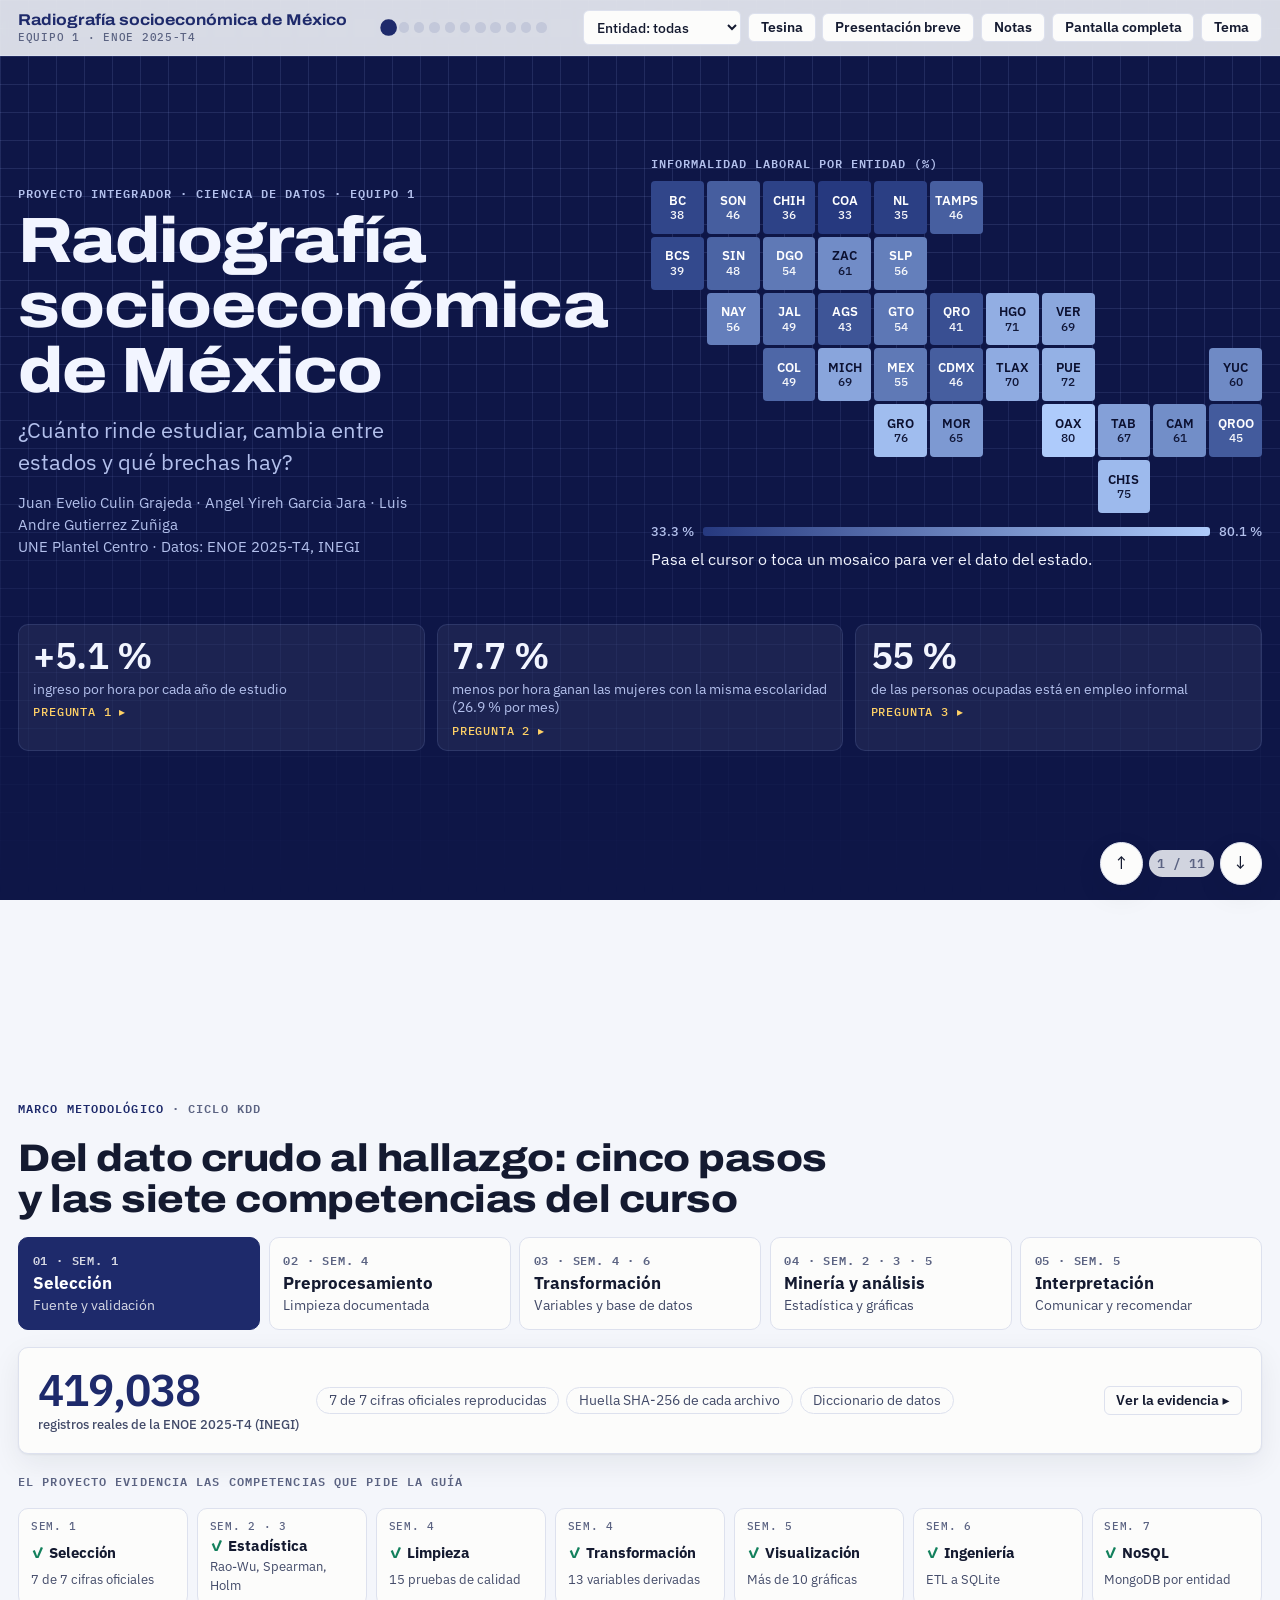
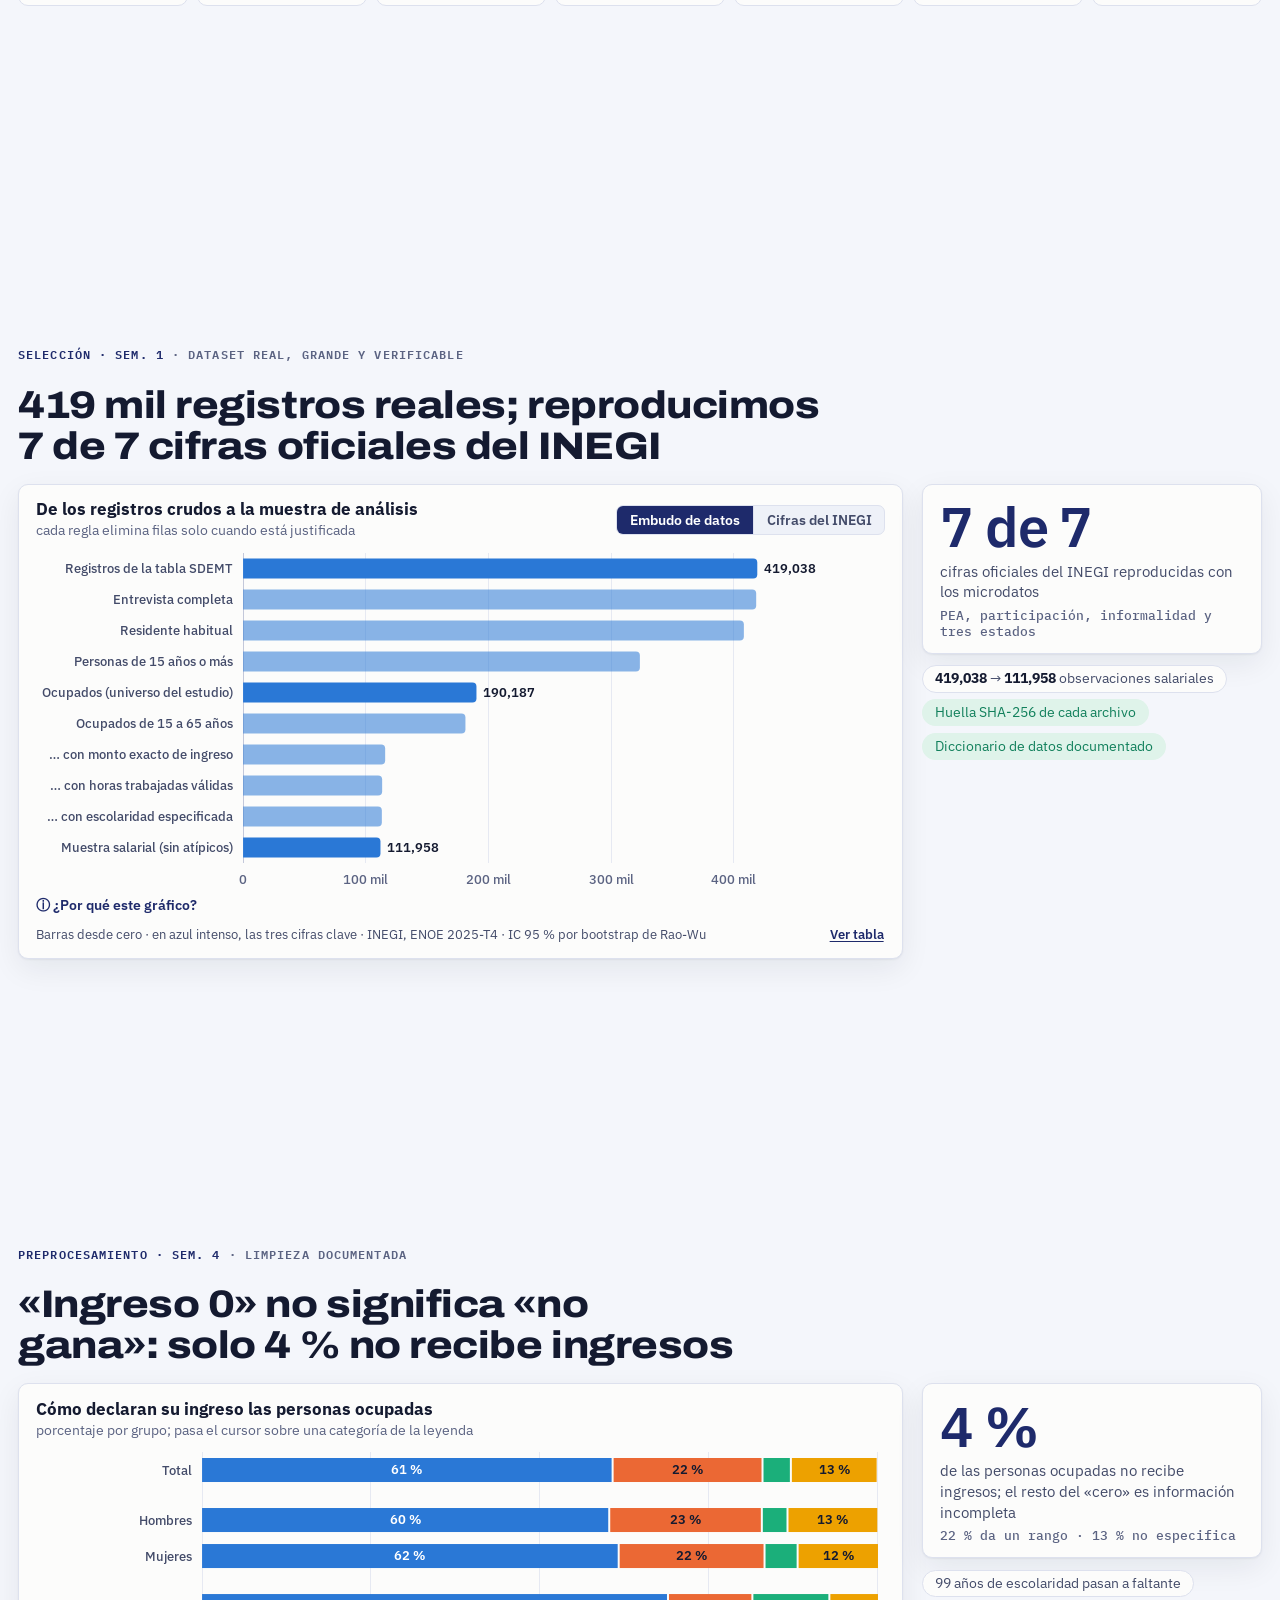
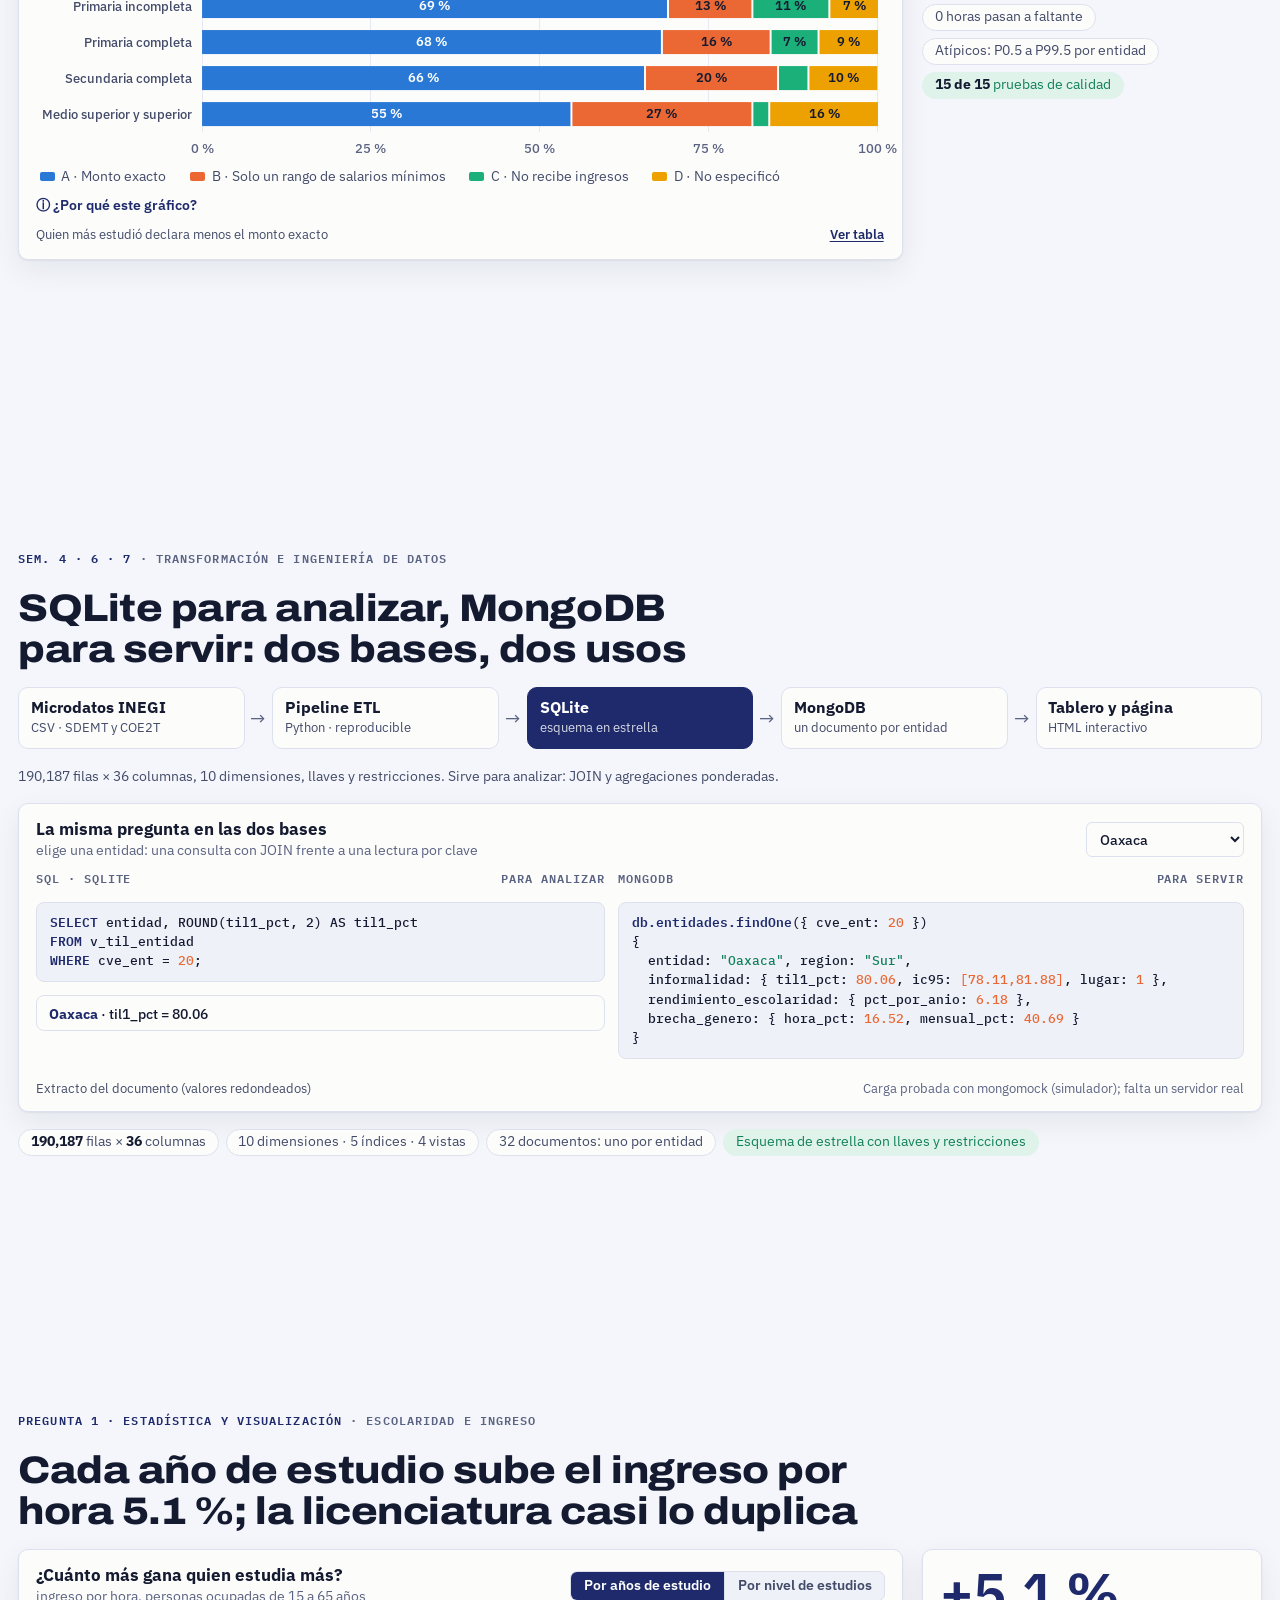
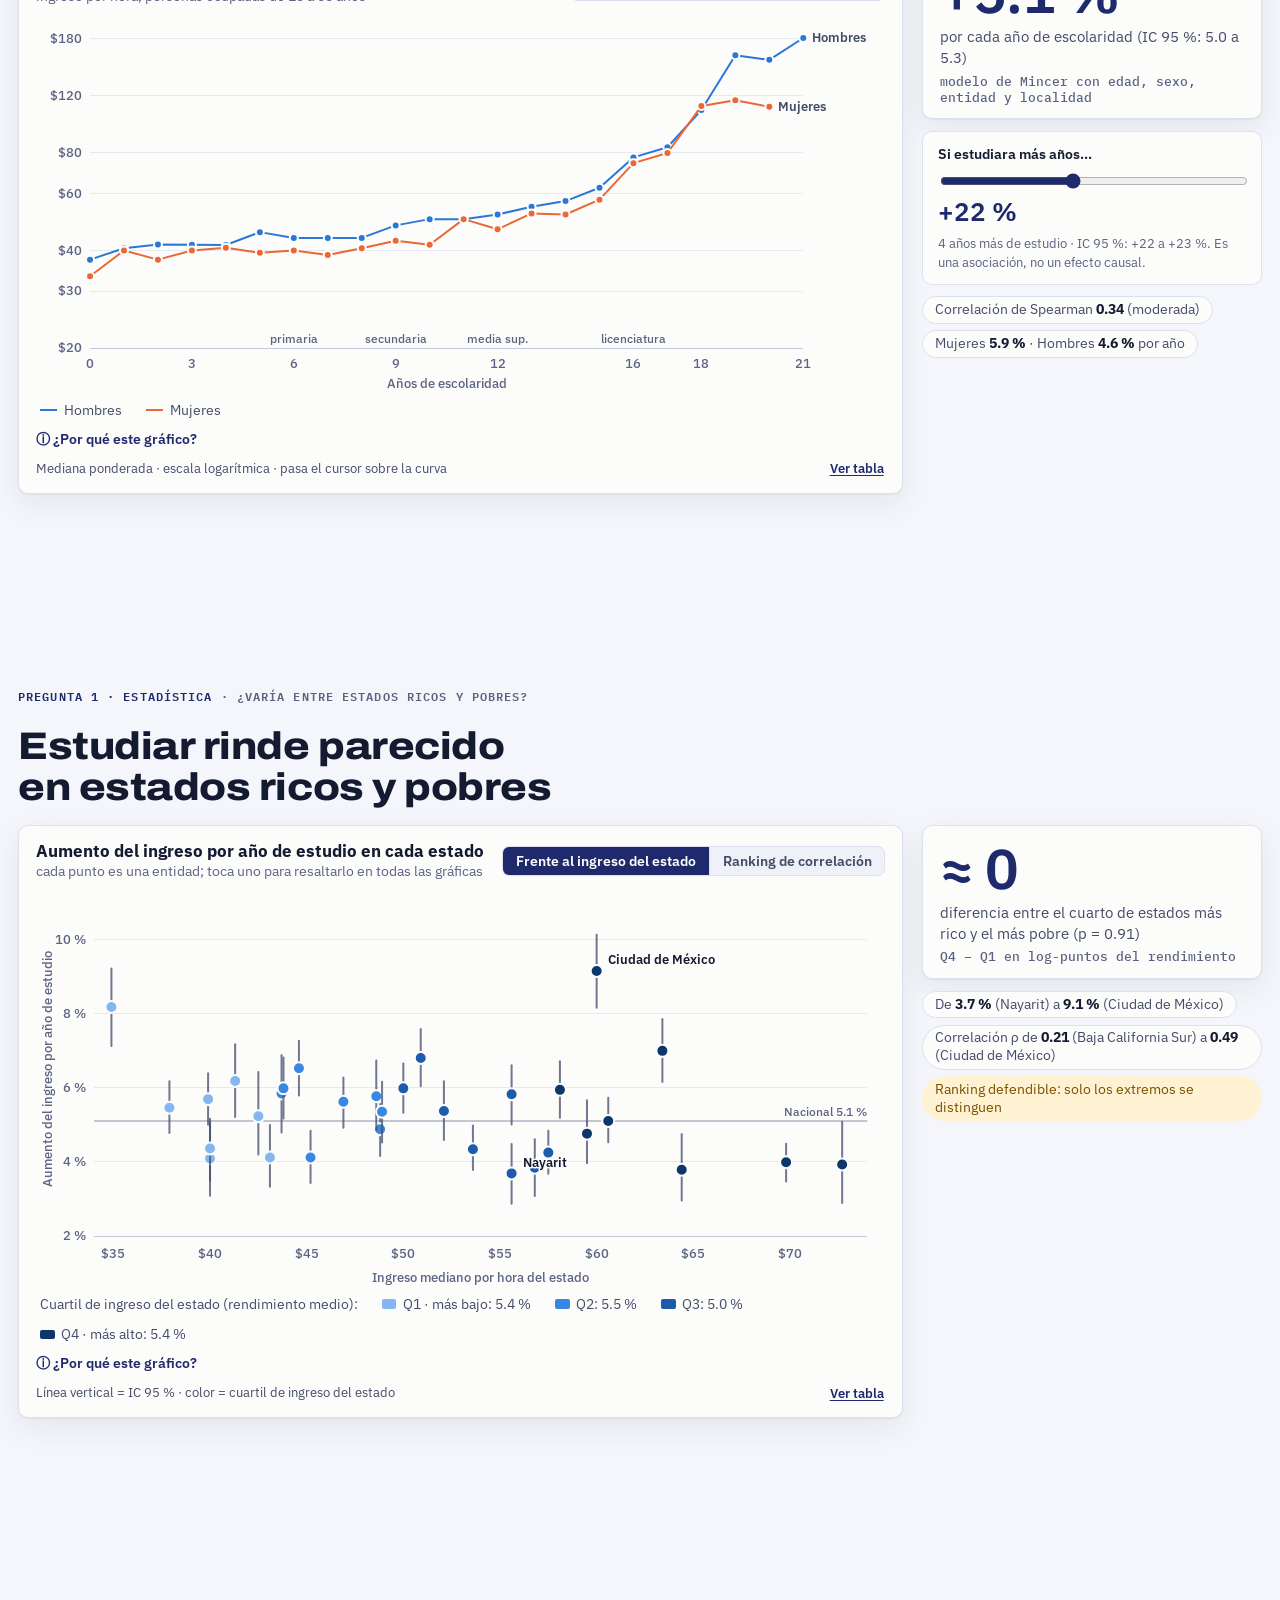
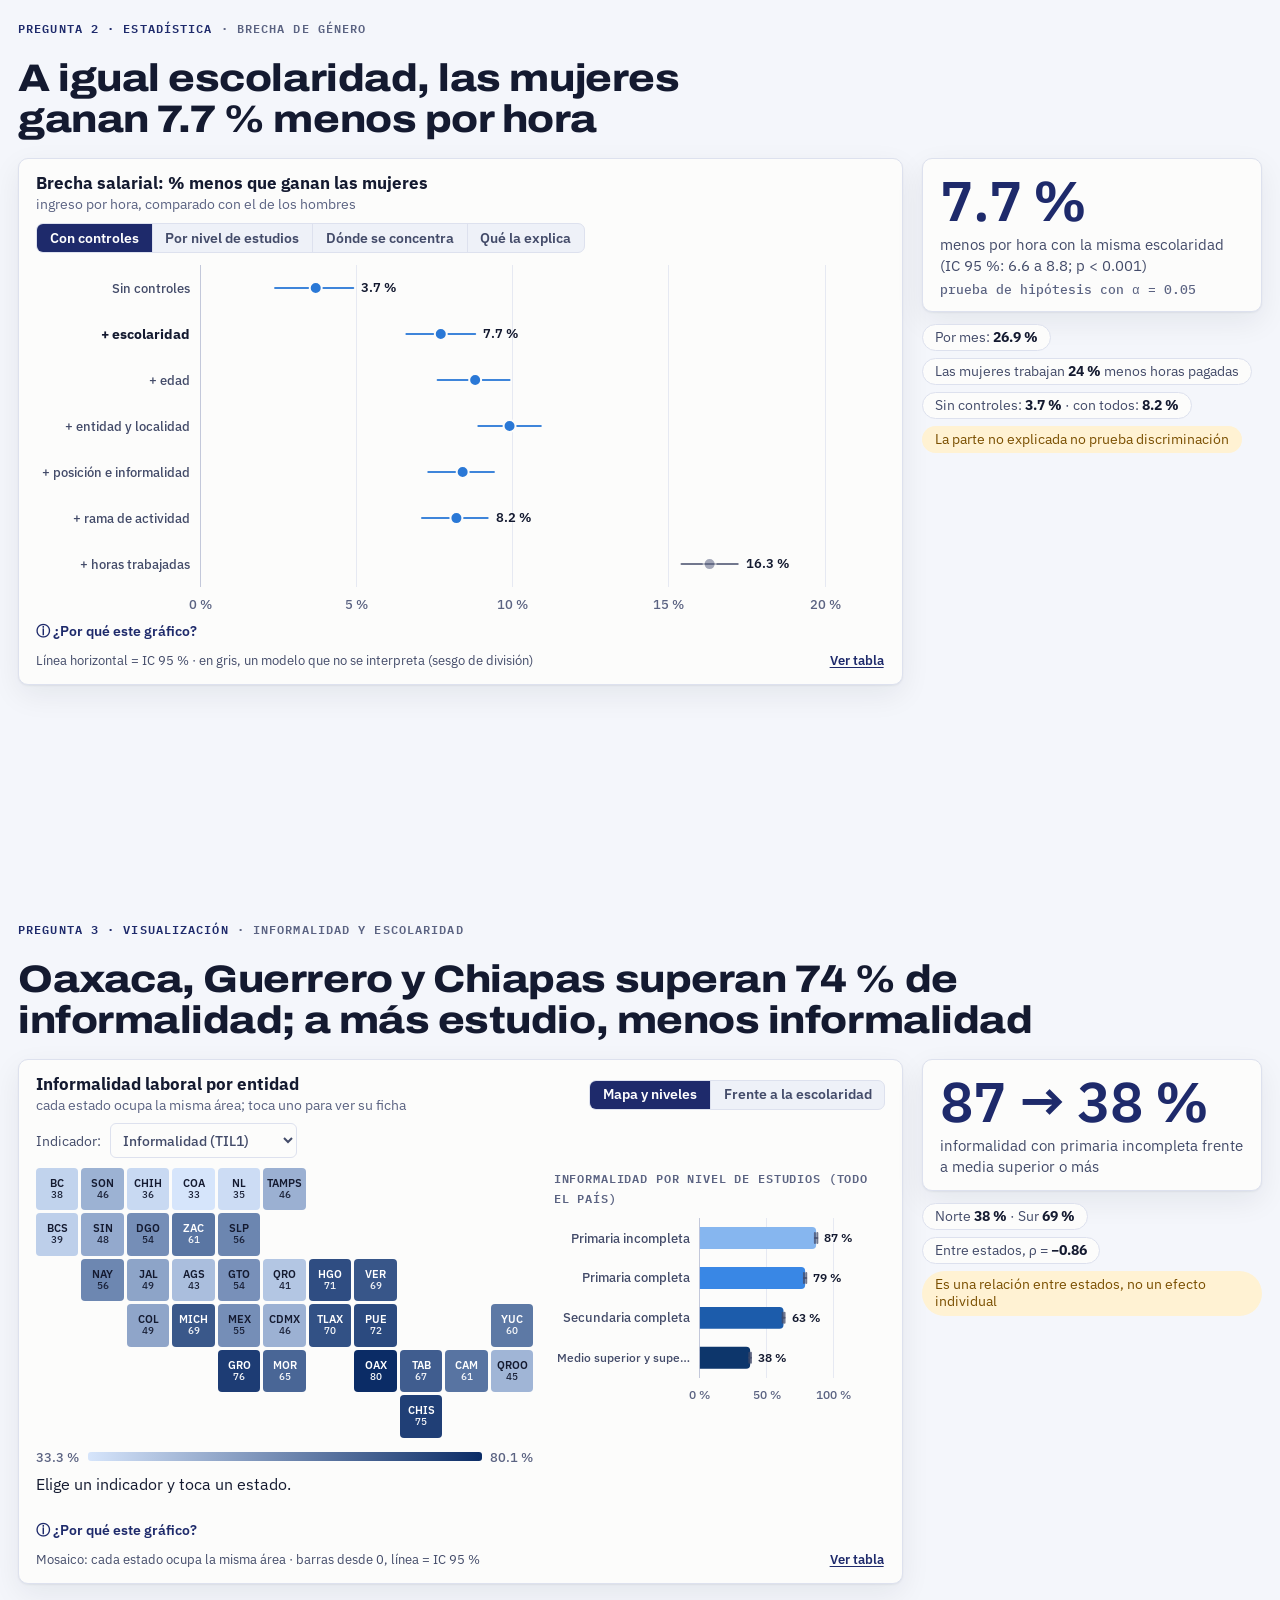
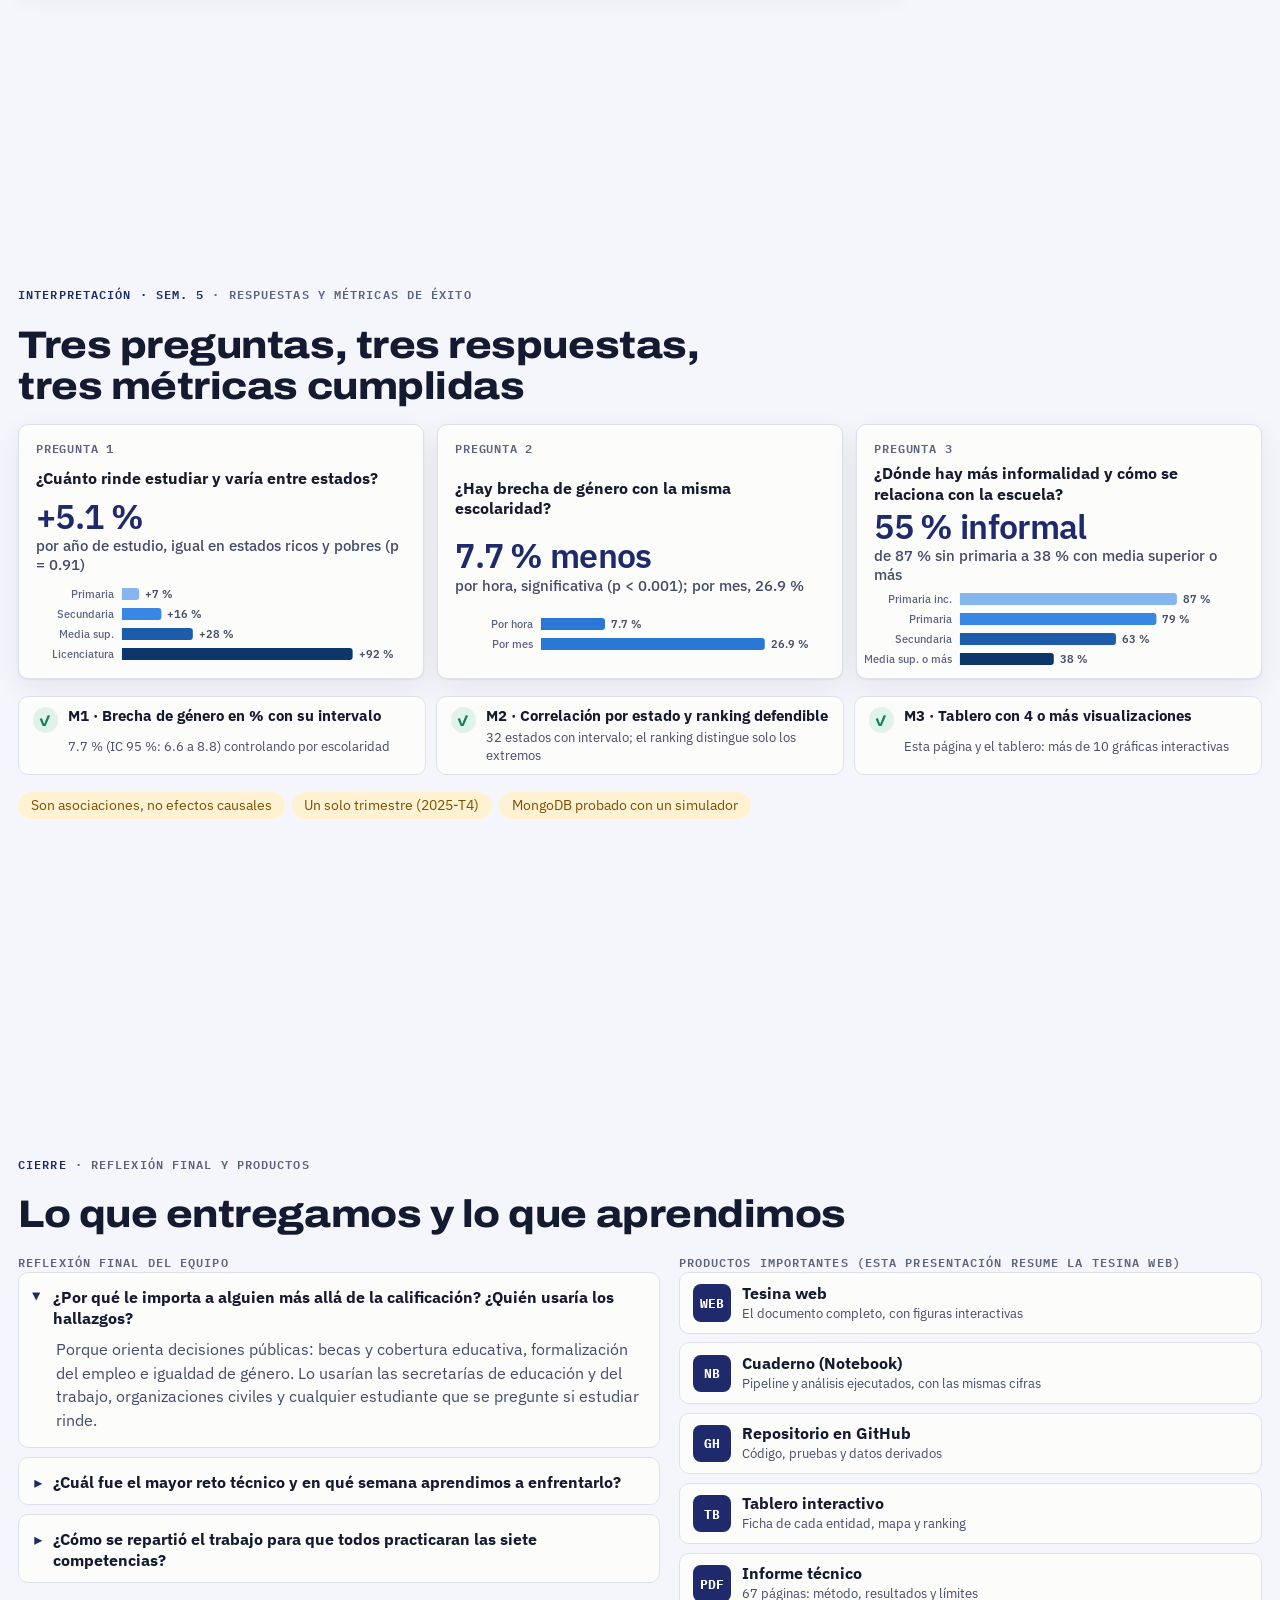
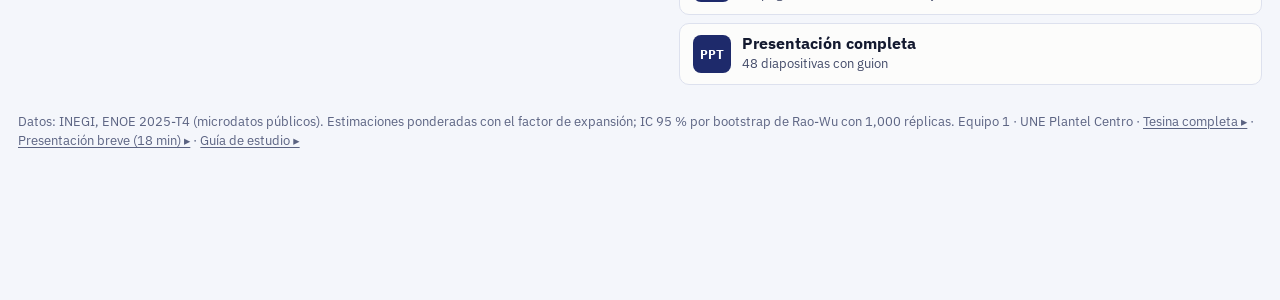
<file: sitio/presentacion.html>
<!doctype html>
<html lang="es">
<head>
<meta charset="utf-8">
<meta name="viewport" content="width=device-width,initial-scale=1,viewport-fit=cover">
<title>Radiografía socioeconómica de México</title>
<meta name="description" content="Proyecto Integrador de Ciencia de Datos con la ENOE 2025-T4 del INEGI: cuánto rinde estudiar, brechas de género e informalidad.">
<link rel="preconnect" href="https://fonts.googleapis.com"><link rel="preconnect" href="https://fonts.gstatic.com" crossorigin><link rel="stylesheet" href="https://fonts.googleapis.com/css2?family=Archivo:wdth,wght@62..125,100..900&family=IBM+Plex+Mono:wght@400;500;600&family=IBM+Plex+Sans:ital,wght@0,400;0,500;0,600;0,700;1,400&display=swap">
<style>
html{padding:0}body{margin:0}
/* Gráficas (SVG), globo de datos y mosaico de entidades: estilos compartidos por la presentación y la tesina.
   La página debe definir: --bg --surface --surface-2 --ink --ink-2 --muted --line --grid --axis --accent --brand --brand-solid --on-brand --f-body --f-mono.
   Colores de las gráficas: paleta validada para daltonismo (categorías: azul, naranja, verde, ámbar; magnitud ordenada: rampa azul de un solo tono). */
:root{
  --s1:#2a78d6; --s2:#eb6834; --s3:#1baf7a; --s4:#eda100; --rojo:#e34948;
  --q1:#86b6ef; --q2:#3987e5; --q3:#1c5cab; --q4:#0d366b;
  --ramp-lo:#d6e5fb; --ramp-hi:#0b2c66; --on-lo:#141a30; --on-hi:#ffffff;
  --ok:#12805c; --ok-soft:#dff3ea; --warn:#7a4f00; --warn-soft:#fff2d3; --bad:#b83231;
}
@media (prefers-color-scheme:dark){:root:not([data-theme="light"]){
  --s1:#3987e5; --s2:#d95926; --s3:#199e70; --s4:#c98500; --rojo:#e66767;
  --q1:#184f95; --q2:#2a78d6; --q3:#6da7ec; --q4:#b7d3f6;
  --ramp-lo:#17224f; --ramp-hi:#a9c9fa; --on-lo:#ffffff; --on-hi:#0b1030;
  --ok:#4cd0a0; --ok-soft:#12342a; --warn:#f3c260; --warn-soft:#3a2d0c; --bad:#ff8785
}}
:root[data-theme="dark"]{
  --s1:#3987e5; --s2:#d95926; --s3:#199e70; --s4:#c98500; --rojo:#e66767;
  --q1:#184f95; --q2:#2a78d6; --q3:#6da7ec; --q4:#b7d3f6;
  --ramp-lo:#17224f; --ramp-hi:#a9c9fa; --on-lo:#ffffff; --on-hi:#0b1030;
  --ok:#4cd0a0; --ok-soft:#12342a; --warn:#f3c260; --warn-soft:#3a2d0c; --bad:#ff8785
}

/* ---------- elementos de las gráficas (SVG) ---------- */
.eje text,.t-eje{font:500 12.5px var(--f-body);fill:var(--muted);font-variant-numeric:tabular-nums}
.t-cat{font:500 13px var(--f-body);fill:var(--ink-2)}
.t-cat.sel{font-weight:700;fill:var(--ink)}
.t-val{font:600 12.5px var(--f-body);fill:var(--ink)}
.t-dir{font:600 12.5px var(--f-body);fill:var(--ink-2)}
.t-ref{font:500 12px var(--f-body);fill:var(--muted)}
.t-dentro{font:600 12.5px var(--f-body)}
.rej{stroke:var(--grid);stroke-width:1;shape-rendering:crispEdges}
.base{stroke:var(--axis);stroke-width:1;shape-rendering:crispEdges}
.ref{stroke:var(--muted);stroke-width:1;stroke-dasharray:none;opacity:.7}
.m-s1{fill:var(--s1)}.m-s2{fill:var(--s2)}.m-s3{fill:var(--s3)}.m-s4{fill:var(--s4)}.m-rojo{fill:var(--rojo)}
.sw-s1{background:var(--s1)}.sw-s2{background:var(--s2)}.sw-s3{background:var(--s3)}.sw-s4{background:var(--s4)}.sw-rojo{background:var(--rojo)}
.sw-q1{background:var(--q1)}.sw-q2{background:var(--q2)}.sw-q3{background:var(--q3)}.sw-q4{background:var(--q4)}
.t-halo{paint-order:stroke;stroke:var(--surface);stroke-width:3px;stroke-linejoin:round}
.t-mini{font:500 11.5px var(--f-body);fill:var(--muted)}
.t-mini--v{font-weight:600;fill:var(--ink-2)}
.m-q1{fill:var(--q1)}.m-q2{fill:var(--q2)}.m-q3{fill:var(--q3)}.m-q4{fill:var(--q4)}
.l-s1{stroke:var(--s1)}.l-s2{stroke:var(--s2)}.l-q1{stroke:var(--q1)}.l-q2{stroke:var(--q2)}.l-q3{stroke:var(--q3)}.l-q4{stroke:var(--q4)}
.linea{fill:none;stroke-width:2;stroke-linejoin:round;stroke-linecap:round}
.ic{stroke-width:2;stroke-linecap:round;fill:none;opacity:.9}
.ic-gris{stroke:var(--ink-2);opacity:.75}
.punto-m{stroke:var(--surface);stroke-width:2}
.atenuado{opacity:.35}
.destaca{stroke:var(--ink);stroke-width:2}
.banda{fill:var(--s1);opacity:.1}
.fila-hit{fill:transparent;cursor:pointer}
.fila-sel{fill:color-mix(in srgb,var(--accent) 35%,transparent)}
.cruz{stroke:var(--muted);stroke-width:1;shape-rendering:crispEdges}
.m-hover{filter:brightness(1.12)}
.neutro{fill:var(--axis)}
.m-gris{fill:var(--muted);opacity:.55}
.m-mark{fill:var(--accent);stroke:var(--ink);stroke-width:1.5}
.m-hueco{fill:var(--surface);stroke:var(--s1);stroke-width:2.2}
.t-cab{font:700 12.5px var(--f-body);fill:var(--ink)}

.leyenda{display:flex;flex-wrap:wrap;gap:.3rem .9rem;margin-top:.3rem;font-size:.8rem;color:var(--ink-2)}
.leyenda button,.leyenda span{display:inline-flex;align-items:center;gap:.4rem;border:0;background:transparent;padding:.15rem .25rem;border-radius:4px;color:inherit;font:inherit;cursor:default}
.leyenda button{cursor:pointer}
.leyenda button:hover{background:var(--surface-2)}
.leyenda i{width:.85rem;height:.55rem;border-radius:2px;display:inline-block}
.leyenda i.l{height:2px;width:1rem;border-radius:0}
.leyenda .on{background:var(--surface-2);font-weight:600}
[data-foco] .seg-a,[data-foco] .seg-b,[data-foco] .seg-c,[data-foco] .seg-d{opacity:.28}
[data-foco="A"] .seg-a,[data-foco="B"] .seg-b,[data-foco="C"] .seg-c,[data-foco="D"] .seg-d{opacity:1}

/* ---------- globo de ayuda ---------- */
.globo{position:fixed;z-index:90;pointer-events:none;background:var(--ink);color:var(--bg);border-radius:8px;padding:.5rem .65rem;font-size:.82rem;line-height:1.35;max-width:17rem;box-shadow:0 6px 24px rgba(0,0,0,.28);opacity:0;transition:opacity .08s}
.globo.on{opacity:1}
.globo b{display:block;font-size:.88rem;margin-bottom:.2rem}
.globo .f{display:flex;align-items:center;gap:.4rem;justify-content:space-between}
.globo .f strong{font-weight:700}
.globo .k{display:inline-block;width:.9rem;height:3px;border-radius:2px;margin-right:.35rem;vertical-align:middle}
.globo small{display:block;opacity:.8;margin-top:.15rem}

/* ---------- mosaico de entidades (cartograma) ---------- */
.mosaico-marco{max-width:36rem;margin-inline:auto;width:100%}
.mosaico{display:grid;grid-template-columns:repeat(11,minmax(0,1fr));grid-template-rows:repeat(6,auto);gap:3px;container-type:inline-size}
.tile{aspect-ratio:1;border:0;border-radius:4px;padding:0;cursor:pointer;display:flex;flex-direction:column;align-items:center;justify-content:center;line-height:1.1;overflow:hidden;
  background:color-mix(in oklab,var(--ramp-lo),var(--ramp-hi) calc(var(--t) * 100%));color:var(--on-lo);font:600 clamp(.5rem,2.15cqw,.8rem)/1.1 var(--f-body);transition:transform .12s}
.tile.alto{color:var(--on-hi)}
.tile small{font-weight:500;font-size:.92em;opacity:.95}
.tile:hover,.tile:focus-visible{transform:scale(1.14);z-index:2;outline:2px solid var(--ink);outline-offset:0}
.tile.sel{outline:3px solid var(--accent);outline-offset:1px;z-index:3;transform:scale(1.1)}
.escala{display:flex;align-items:center;gap:.5rem;margin-top:.6rem;font:500 .74rem var(--f-body);color:var(--muted)}
.escala i{flex:1;height:.5rem;border-radius:3px;background:linear-gradient(90deg,var(--ramp-lo),var(--ramp-hi))}
.mosaico-info{min-height:2.4rem;margin-top:.5rem;font-size:.92rem;color:var(--ink)}
.mosaico-info b{font-weight:700}

/* Radiografía socioeconómica de México · versión ligera e interactiva.
   Concepto: una lámina por mensaje. Cada lámina tiene un titular que es la conclusión, una sola gráfica interactiva y, al lado, la cifra que contesta la pregunta.
   Colores de las gráficas: paleta validada para daltonismo (hombres azul, mujeres naranja; magnitud en un solo tono azul; niveles ordenados en rampa ordinal). */
:root{
  --bg:#f4f6fb; --surface:#fcfcfb; --surface-2:#eef1f8; --ink:#141a30; --ink-2:#434b69; --muted:#5b6382; --line:#dde1ee; --grid:#e6e9f2; --axis:#c3c8da;
  --brand:#1e2a6b; --brand-solid:#1e2a6b; --on-brand:#ffffff; --accent:#ffd166; --accent-ink:#241a00;
  --hero-bg:#0e1647; --hero-ink:#f2f5ff; --hero-soft:#b3c0ec; --hero-line:rgba(165,185,255,.13);
  --sombra:0 1px 2px rgba(20,26,48,.06),0 10px 30px rgba(20,26,48,.07);
  --f-display:"Archivo","Segoe UI",system-ui,sans-serif; --f-body:"IBM Plex Sans","Segoe UI",system-ui,sans-serif; --f-mono:"IBM Plex Mono",ui-monospace,Consolas,monospace;
  --top:3.3rem; --lado:max(18px,env(safe-area-inset-left,0px)); --lado-der:max(18px,env(safe-area-inset-right,0px));
}
@media (prefers-color-scheme:dark){:root:not([data-theme="light"]){
  --bg:#0b0f22; --surface:#121833; --surface-2:#1a2145; --ink:#e8ecfb; --ink-2:#b9c1de; --muted:#98a1c4; --line:#2a3262; --grid:#232b55; --axis:#39427a;
  --brand:#bccdff; --brand-solid:#2b3b96; --accent:#ffd166;
  --hero-bg:#070b24; --hero-line:rgba(165,185,255,.1);
  --sombra:0 1px 2px rgba(0,0,0,.4),0 10px 30px rgba(0,0,0,.35); color-scheme:dark}}
:root[data-theme="dark"]{
  --bg:#0b0f22; --surface:#121833; --surface-2:#1a2145; --ink:#e8ecfb; --ink-2:#b9c1de; --muted:#98a1c4; --line:#2a3262; --grid:#232b55; --axis:#39427a;
  --brand:#bccdff; --brand-solid:#2b3b96; --accent:#ffd166;
  --hero-bg:#070b24; --hero-line:rgba(165,185,255,.1);
  --sombra:0 1px 2px rgba(0,0,0,.4),0 10px 30px rgba(0,0,0,.35); color-scheme:dark}

*,*::before,*::after{box-sizing:border-box}
html{scroll-behavior:smooth;-webkit-text-size-adjust:100%;font-size:17px}
@media (min-width:900px) and (min-height:640px){html{scroll-snap-type:y mandatory}}
body{margin:0;background:var(--bg);color:var(--ink);font:400 1rem/1.5 var(--f-body)}
img{max-width:100%;height:auto;display:block}
a{color:var(--brand);text-underline-offset:.18em}
button,select,input{font:inherit;color:inherit}
[hidden]{display:none!important}
:focus-visible{outline:3px solid var(--accent);outline-offset:2px;border-radius:4px}
p{margin:0}
@media (prefers-reduced-motion:reduce){html{scroll-behavior:auto}*{animation:none!important;transition:none!important}}

/* ---------- barra superior ---------- */
.barra{position:fixed;top:env(safe-area-inset-top,0px);left:0;right:0;z-index:50;height:var(--top);display:flex;align-items:center;gap:.8rem;
  padding:0 var(--lado-der) 0 var(--lado);background:color-mix(in srgb,var(--bg) 88%,transparent);-webkit-backdrop-filter:blur(8px);backdrop-filter:blur(8px);border-bottom:1px solid var(--line)}
.marca{font:700 .92rem/1.1 var(--f-display);font-stretch:112%;color:var(--brand);text-decoration:none;white-space:nowrap}
.marca small{display:block;font:500 .62rem var(--f-mono);letter-spacing:.07em;text-transform:uppercase;color:var(--muted);margin-top:.12rem}
.puntos{flex:1;display:flex;justify-content:center;gap:.28rem;min-width:0}
.punto{width:.62rem;height:.62rem;border-radius:50%;border:0;padding:0;background:var(--axis);cursor:pointer;position:relative;transition:transform .15s,background .15s}
.punto::after{content:"";position:absolute;inset:-.55rem -.2rem}                 /* área de toque más grande que el punto */
.punto:hover{transform:scale(1.35)}
.punto[aria-current="true"]{background:var(--brand-solid);transform:scale(1.5)}
.controles{display:flex;align-items:center;gap:.4rem}
.btn{display:inline-flex;align-items:center;gap:.4rem;border:1px solid var(--line);background:var(--surface);color:var(--ink);border-radius:6px;padding:.4rem .7rem;font:600 .82rem/1 var(--f-body);cursor:pointer;text-decoration:none}
.btn:hover{border-color:var(--brand)}
.btn[aria-pressed="true"]{background:var(--brand-solid);color:var(--on-brand);border-color:var(--brand-solid)}
.btn--sol{background:var(--accent);border-color:var(--accent);color:var(--accent-ink)}
.btn--sol:hover{filter:brightness(1.05);border-color:var(--accent)}
.sel{border:1px solid var(--line);background:var(--surface);border-radius:6px;padding:.38rem .5rem;font:500 .82rem var(--f-body);max-width:11rem}
.estado-chip{display:none;align-items:center;gap:.3rem;background:var(--accent);color:var(--accent-ink);border-radius:99px;padding:.18rem .3rem .18rem .65rem;font:600 .78rem var(--f-body)}
.estado-chip.on{display:inline-flex}
.estado-chip button{border:0;background:rgba(0,0,0,.14);color:inherit;border-radius:50%;width:1.25rem;height:1.25rem;line-height:1;cursor:pointer;padding:0}

/* ---------- láminas ---------- */
.escena{min-height:min(100svh,72rem);scroll-snap-align:start;display:flex;align-items:center;padding:calc(var(--top) + 1.1rem) var(--lado-der) 4.2rem var(--lado)}
.escena>.cont{width:100%;max-width:86rem;margin-inline:auto;display:grid;gap:1rem;align-content:center}
.etq{font:600 .72rem var(--f-mono);letter-spacing:.09em;text-transform:uppercase;color:var(--muted)}
.etq b{color:var(--brand);font-weight:600}
.titular{font:800 clamp(1.65rem,3vw,2.75rem)/1.07 var(--f-display);font-stretch:112%;letter-spacing:-.012em;margin:.2rem 0 0;text-wrap:balance;max-width:36ch}
.titular--ancho{max-width:44ch}
.cuerpo{display:grid;grid-template-columns:minmax(0,1fr) 20rem;gap:1.1rem;align-items:start}
.cuerpo>*{min-width:0}
@media (max-width:1000px){.cuerpo{grid-template-columns:minmax(0,1fr)}}

/* ---------- tarjeta con gráfica ---------- */
.tarjeta{margin:0;background:var(--surface);border:1px solid var(--line);border-radius:10px;box-shadow:var(--sombra);padding:.85rem 1rem .7rem}
.tarjeta__cab{display:flex;flex-wrap:wrap;align-items:center;justify-content:space-between;gap:.5rem .9rem;margin-bottom:.45rem}
.tarjeta__tit{display:grid;gap:.05rem}
.tarjeta__tit b{font:700 .98rem/1.2 var(--f-body)}
.tarjeta__tit span{font-size:.82rem;color:var(--muted)}
.seg{display:inline-flex;border:1px solid var(--line);border-radius:7px;overflow:hidden;background:var(--surface-2)}
.seg button{border:0;background:transparent;padding:.38rem .75rem;font:600 .8rem/1.1 var(--f-body);color:var(--ink-2);cursor:pointer;border-right:1px solid var(--line)}
.seg button:last-child{border-right:0}
.seg button:hover{background:color-mix(in srgb,var(--brand-solid) 10%,transparent)}
.seg button[aria-pressed="true"]{background:var(--brand-solid);color:var(--on-brand)}
.viz{position:relative;width:100%}
.viz svg{display:block;width:100%;height:auto;overflow:visible}
.viz[hidden]{display:none}
.tarjeta__pie{display:flex;flex-wrap:wrap;align-items:center;justify-content:space-between;gap:.4rem .9rem;margin-top:.45rem;font-size:.76rem;color:var(--muted)}
.pista{color:var(--ink-2)}
.porque{margin-top:.35rem;font-size:.8rem;color:var(--ink-2)}
.porque summary{cursor:pointer;color:var(--brand);font-weight:600;width:max-content;max-width:100%;list-style:none}
.porque summary::-webkit-details-marker{display:none}
.porque summary::before{content:"ⓘ ";}
.porque p{margin:.3rem 0 0;max-width:75ch;line-height:1.4}
.ver-tabla{border:0;background:transparent;color:var(--brand);font:600 .76rem var(--f-body);cursor:pointer;text-decoration:underline;text-underline-offset:.18em;padding:.2rem .1rem}
.tabla-vista{overflow:auto;max-height:22rem}
.tabla-vista table{border-collapse:collapse;width:100%;font-size:.84rem}
.tabla-vista th{position:sticky;top:0;background:var(--brand-solid);color:var(--on-brand);text-align:left;padding:.35rem .6rem;font-weight:600}
.tabla-vista td{padding:.3rem .6rem;border-top:1px solid var(--line)}
.tabla-vista td.n,.tabla-vista th.n{text-align:right;font-variant-numeric:tabular-nums}
.tarjeta.con-tabla .vista{height:0;overflow:hidden;visibility:hidden;margin:0}           /* sigue midiendo su ancho: las gráficas se dibujan aunque se vea la tabla */
.tabla-val-marco{overflow-x:auto}
@media (max-width:600px){.tabla-val{font-size:.84rem}.tabla-val th,.tabla-val td{padding:.4rem .35rem}.tabla-val .est-txt{display:none}}
.tabla-val{border-collapse:collapse;width:100%;font-size:.95rem}
.tabla-val th{text-align:left;font:600 .74rem var(--f-mono);letter-spacing:.06em;text-transform:uppercase;color:var(--muted);padding:.4rem .6rem;border-bottom:1px solid var(--axis)}
.tabla-val td{padding:.5rem .6rem;border-bottom:1px solid var(--line)}
.tabla-val .n,.tabla-val th.n{text-align:right;font-variant-numeric:tabular-nums}
.tabla-val .ok{color:var(--ok);font-weight:600}
.tabla-val .mal{color:var(--bad);font-weight:600}



/* ---------- columna de lectura: cifra + datos ---------- */
.lectura{display:grid;gap:.7rem;align-content:start}
.cifra{background:var(--surface);border:1px solid var(--line);border-radius:10px;padding:.8rem 1rem;box-shadow:var(--sombra)}
.cifra b{display:block;font:600 clamp(2.4rem,4.4vw,3.6rem)/1 var(--f-body);letter-spacing:-.02em;color:var(--brand)}
.cifra span{display:block;margin-top:.35rem;font-size:.9rem;color:var(--ink-2);line-height:1.35}
.cifra small{display:block;margin-top:.3rem;font:500 .74rem var(--f-mono);color:var(--muted)}
.cifras{display:grid;grid-template-columns:repeat(auto-fit,minmax(8.6rem,1fr));gap:.6rem}
.cifras .cifra b{font-size:1.9rem}
.chips{display:flex;flex-wrap:wrap;gap:.4rem;list-style:none;margin:0;padding:0}
.chip{border:1px solid var(--line);background:var(--surface);color:var(--ink-2);border-radius:99px;padding:.22rem .7rem;font-size:.8rem;line-height:1.3}
.chip b{color:var(--ink)}
.chip--ok{background:var(--ok-soft);border-color:transparent;color:var(--ok)}
.chip--aviso{background:var(--warn-soft);border-color:transparent;color:var(--warn)}
.mini{font-size:.82rem;color:var(--ink-2)}
.calc{background:var(--surface);border:1px solid var(--line);border-radius:10px;padding:.7rem .9rem;display:grid;gap:.45rem}
.calc label{font:600 .84rem var(--f-body)}
.calc input[type=range]{width:100%;accent-color:var(--brand-solid)}
.calc output{font:600 1.5rem/1.1 var(--f-body);color:var(--brand)}
.calc small{color:var(--muted);font-size:.74rem}

/* ---------- portada ---------- */
.portada{background:var(--hero-bg);color:var(--hero-ink);position:relative;overflow:hidden}
.portada::before{content:"";position:absolute;inset:0;background-image:linear-gradient(var(--hero-line) 1px,transparent 1px),linear-gradient(90deg,var(--hero-line) 1px,transparent 1px);background-size:28px 28px;
  -webkit-mask-image:linear-gradient(180deg,#000 35%,transparent 100%);mask-image:linear-gradient(180deg,#000 35%,transparent 100%)}
.portada>.cont{position:relative}
.portada .etq{color:var(--hero-soft)}
.portada h1{font:800 clamp(2.2rem,5vw,4.3rem)/1.02 var(--f-display);font-stretch:114%;letter-spacing:-.015em;margin:.25rem 0 .6rem;text-wrap:balance}
.portada .sub{font-size:clamp(1.05rem,1.7vw,1.4rem);color:var(--hero-soft);max-width:34ch}
.portada .equipo{font-size:.86rem;color:var(--hero-soft);margin-top:.8rem;max-width:44ch}
.portada-grid{display:grid;grid-template-columns:minmax(0,1fr) minmax(0,1.05fr);gap:clamp(1rem,4vw,3.4rem);align-items:center}
@media (max-width:1000px){.portada-grid{grid-template-columns:minmax(0,1fr)}}
.portada .btn{border-color:var(--hero-soft);background:transparent;color:var(--hero-ink)}
.portada .btn--sol{background:var(--accent);border-color:var(--accent);color:var(--accent-ink)}
.kpis{display:grid;grid-template-columns:repeat(3,minmax(0,1fr));gap:.7rem;margin-top:1.1rem}
@media (max-width:700px){.kpis{grid-template-columns:minmax(0,1fr)}}
.kpi{text-align:left;border:1px solid var(--hero-line);background:rgba(255,255,255,.06);border-radius:10px;padding:.7rem .85rem;color:var(--hero-ink);cursor:pointer;text-decoration:none;display:block;transition:background .15s,transform .15s}
.kpi:hover{background:rgba(255,255,255,.12);transform:translateY(-2px)}
.kpi b{display:block;font:600 clamp(1.7rem,2.9vw,2.5rem)/1 var(--f-body);letter-spacing:-.015em}
.kpi span{display:block;margin-top:.3rem;font-size:.84rem;color:var(--hero-soft);line-height:1.3}
.kpi em{display:block;margin-top:.35rem;font:500 .68rem var(--f-mono);letter-spacing:.07em;text-transform:uppercase;color:var(--accent);font-style:normal}
.mosaico-tit{font:600 .72rem var(--f-mono);letter-spacing:.08em;text-transform:uppercase;color:var(--hero-soft);margin-bottom:.5rem}
.portada .tile:hover,.portada .tile:focus-visible{outline-color:#fff}
.portada .escala{color:var(--hero-soft)}
.portada .mosaico-info{color:var(--hero-ink)}

.portada{--ramp-lo:#26397f;--ramp-hi:#aecbfb;--on-lo:#ffffff;--on-hi:#0b1030}      /* sobre el fondo azul noche, más es más claro */
.par{display:grid;grid-template-columns:minmax(0,1.2fr) minmax(0,.8fr);gap:1.2rem;align-items:start}
@media (max-width:900px){.par{grid-template-columns:minmax(0,1fr)}}
.herr-mapa{display:flex;align-items:center;gap:.5rem;margin-bottom:.6rem;font-size:.84rem;color:var(--ink-2)}
.sub-tit{font:600 .72rem var(--f-mono);letter-spacing:.07em;text-transform:uppercase;color:var(--muted);margin:0 0 .3rem}
.fuente{color:var(--muted)}

/* ---------- ruta KDD ---------- */
.kdd{display:grid;grid-template-columns:repeat(5,minmax(0,1fr));gap:.5rem}
@media (max-width:900px){.kdd{grid-template-columns:minmax(0,1fr)}}
.fase{position:relative;text-align:left;border:1px solid var(--line);background:var(--surface);border-radius:10px;padding:.7rem .8rem .8rem;cursor:pointer;display:grid;gap:.15rem;align-content:start;transition:background .15s,border-color .15s,transform .15s}
.fase:hover{border-color:var(--brand);transform:translateY(-2px)}
.fase small{font:600 .68rem var(--f-mono);letter-spacing:.07em;color:var(--muted);text-transform:uppercase}
.fase b{font:700 1.02rem/1.15 var(--f-body)}
.fase span{font-size:.8rem;color:var(--ink-2)}
.fase[aria-pressed="true"]{background:var(--brand-solid);color:var(--on-brand);border-color:var(--brand-solid)}
.fase[aria-pressed="true"] small,.fase[aria-pressed="true"] span{color:color-mix(in srgb,var(--on-brand) 82%,transparent)}
.fase-detalle{background:var(--surface);border:1px solid var(--line);border-radius:10px;box-shadow:var(--sombra);padding:1rem 1.1rem;display:grid;grid-template-columns:auto minmax(0,1fr) auto;gap:1rem;align-items:center;min-height:6.3rem}
@media (max-width:700px){.fase-detalle{grid-template-columns:minmax(0,1fr)}}
.fase-detalle .num{font:600 clamp(2rem,3.4vw,3rem)/1 var(--f-body);color:var(--brand);letter-spacing:-.02em}
.fase-detalle .num small{display:block;font:500 .78rem var(--f-body);color:var(--ink-2);letter-spacing:0;margin-top:.2rem}
.fase-detalle ul{margin:0;padding:0;list-style:none;display:flex;flex-wrap:wrap;gap:.4rem}
.comp{display:grid;grid-template-columns:repeat(7,minmax(0,1fr));gap:.5rem}
@media (max-width:1180px){.comp{grid-template-columns:repeat(4,minmax(0,1fr))}}
@media (max-width:560px){.comp{grid-template-columns:repeat(2,minmax(0,1fr))}.comp a:last-child:nth-child(odd){grid-column:1/-1}}
.comp a{display:grid;gap:.1rem;text-decoration:none;color:var(--ink);background:var(--surface);border:1px solid var(--line);border-radius:10px;padding:.55rem .7rem;transition:border-color .15s,transform .15s}
.comp a:hover{border-color:var(--brand);transform:translateY(-2px)}
.comp a b{font:700 .9rem var(--f-body)}
.comp a b::before{content:"✓ ";color:var(--ok)}
.comp a span{font-size:.76rem;color:var(--ink-2)}
.comp a small{font:500 .66rem var(--f-mono);color:var(--muted);letter-spacing:.06em;text-transform:uppercase}

/* ---------- ingeniería: arquitectura y ficha ---------- */
.arq{display:flex;flex-wrap:wrap;align-items:stretch;gap:.35rem}
.nodo{flex:1 1 7.5rem;text-align:left;border:1px solid var(--line);background:var(--surface);border-radius:10px;padding:.6rem .7rem;cursor:pointer;display:grid;gap:.1rem;align-content:start}
.nodo:hover{border-color:var(--brand)}
.nodo b{font:700 .92rem/1.15 var(--f-body)}
.nodo span{font-size:.76rem;color:var(--ink-2)}
.nodo[aria-pressed="true"]{background:var(--brand-solid);color:var(--on-brand);border-color:var(--brand-solid)}
.nodo[aria-pressed="true"] span{color:color-mix(in srgb,var(--on-brand) 82%,transparent)}
.flecha{align-self:center;color:var(--muted);font-size:1.1rem}
.ficha{display:grid;grid-template-columns:minmax(0,1fr) minmax(0,1.1fr);gap:.8rem}
@media (max-width:900px){.ficha{grid-template-columns:minmax(0,1fr)}}
.codigo{background:var(--surface-2);border:1px solid var(--line);border-radius:8px;padding:.6rem .75rem;overflow:auto;font:500 .78rem/1.45 var(--f-mono);color:var(--ink);white-space:pre;max-height:16rem}
.codigo .k{color:var(--brand);font-weight:600}
.codigo .s{color:var(--ok)}
.codigo .n{color:var(--s2)}
.caja-tit{font:600 .7rem var(--f-mono);letter-spacing:.08em;text-transform:uppercase;color:var(--muted);margin-bottom:.3rem;display:flex;justify-content:space-between;gap:.5rem}
.res-sql{margin-top:.4rem;border:1px solid var(--line);border-radius:8px;padding:.45rem .7rem;font:500 .84rem var(--f-body);background:var(--surface)}
.res-sql b{color:var(--brand)}

/* ---------- respuestas, reflexión y productos ---------- */
.resp{display:grid;grid-template-columns:repeat(3,minmax(0,1fr));gap:.8rem}
@media (max-width:1000px){.resp{grid-template-columns:minmax(0,1fr)}}
.resp a{display:grid;gap:.3rem;text-decoration:none;color:var(--ink);background:var(--surface);border:1px solid var(--line);border-radius:10px;box-shadow:var(--sombra);padding:.8rem 1rem;transition:transform .15s,border-color .15s}
.resp a:hover{transform:translateY(-2px);border-color:var(--brand)}
.resp small{font:600 .68rem var(--f-mono);letter-spacing:.07em;text-transform:uppercase;color:var(--muted)}
.resp .q{font:700 .95rem/1.25 var(--f-body)}
.resp .a{font:600 2rem/1 var(--f-body);color:var(--brand);letter-spacing:-.02em}
.resp .a span{font:500 .86rem var(--f-body);color:var(--ink-2);letter-spacing:0;display:block;margin-top:.2rem;line-height:1.3}
.resp svg{width:100%;height:auto;display:block;margin-top:.2rem}
.metricas{display:grid;grid-template-columns:repeat(3,minmax(0,1fr));gap:.6rem}
@media (max-width:1000px){.metricas{grid-template-columns:minmax(0,1fr)}}
.metrica{display:grid;grid-template-columns:auto minmax(0,1fr);gap:.2rem .6rem;align-items:start;background:var(--surface);border:1px solid var(--line);border-radius:10px;padding:.6rem .8rem;text-decoration:none;color:var(--ink)}
.metrica:hover{border-color:var(--brand)}
.metrica i{grid-row:span 2;width:1.5rem;height:1.5rem;border-radius:50%;background:var(--ok-soft);color:var(--ok);display:grid;place-items:center;font-style:normal;font-weight:700;font-size:.9rem}
.metrica b{font:700 .88rem/1.25 var(--f-body)}
.metrica span{font-size:.78rem;color:var(--ink-2);line-height:1.3}
.cierre{display:grid;grid-template-columns:minmax(0,1.1fr) minmax(0,1fr);gap:1.1rem;align-items:start}
@media (max-width:1000px){.cierre{grid-template-columns:minmax(0,1fr)}}
.acordeon{display:grid;gap:.5rem}
.acordeon details{background:var(--surface);border:1px solid var(--line);border-radius:10px;padding:.15rem .9rem}
.acordeon summary{cursor:pointer;font:700 .95rem/1.3 var(--f-body);padding:.6rem 0;list-style:none;display:flex;gap:.6rem;align-items:flex-start}
.acordeon summary::-webkit-details-marker{display:none}
.acordeon summary::before{content:"▸";color:var(--brand);transition:transform .15s}
.acordeon details[open] summary::before{transform:rotate(90deg)}
.acordeon p{padding:0 0 .75rem 1.3rem;font-size:.92rem;color:var(--ink-2)}
.productos{display:grid;gap:.5rem}
.producto{display:grid;grid-template-columns:2.2rem minmax(0,1fr);gap:.1rem .7rem;align-items:center;background:var(--surface);border:1px solid var(--line);border-radius:10px;padding:.55rem .8rem;text-decoration:none;color:var(--ink);transition:border-color .15s,transform .15s}
.producto:hover{border-color:var(--brand);transform:translateX(2px)}
.producto i{grid-row:span 2;width:2.2rem;height:2.2rem;border-radius:8px;background:var(--brand-solid);color:var(--on-brand);display:grid;place-items:center;font:700 .74rem var(--f-mono);font-style:normal}
.producto b{font:700 .95rem/1.2 var(--f-body)}
.producto span{font-size:.78rem;color:var(--ink-2)}
.pie{font-size:.74rem;color:var(--muted);margin-top:.6rem}
.pie a{color:inherit}

/* ---------- navegación, notas ---------- */
.nav{position:fixed;right:var(--lado-der);bottom:calc(.9rem + env(safe-area-inset-bottom,0px));z-index:50;display:flex;gap:.35rem;align-items:center}
.nav button{width:2.5rem;height:2.5rem;border-radius:50%;border:1px solid var(--line);background:var(--surface);color:var(--ink);cursor:pointer;font-size:1.05rem;box-shadow:var(--sombra)}
.nav button:hover{border-color:var(--brand)}
.nav .pos{font:600 .78rem var(--f-mono);color:var(--muted);background:color-mix(in srgb,var(--bg) 85%,transparent);padding:.15rem .5rem;border-radius:99px}
.guion{position:fixed;left:0;right:0;bottom:0;z-index:60;background:var(--surface);color:var(--ink);border-top:3px solid var(--accent);box-shadow:0 -8px 24px rgba(0,0,0,.22);
  padding:.8rem var(--lado-der) calc(.9rem + env(safe-area-inset-bottom,0px)) var(--lado);max-height:40vh;overflow:auto}
.guion h4{margin:0 0 .3rem;font:600 .72rem var(--f-mono);letter-spacing:.08em;text-transform:uppercase;color:var(--muted)}
.guion p{font-size:1.02rem;max-width:80ch}
.sin-js .escena{min-height:auto}

.marca{min-width:0;overflow:hidden;text-overflow:ellipsis}
@media (max-height:780px) and (min-width:900px){                                  /* pantallas bajas (laptops de 768 px): láminas más compactas */
  .titular{font-size:clamp(1.45rem,2.5vw,2.1rem)}
  .escena{padding-bottom:3.1rem;padding-top:calc(var(--top) + .7rem)}.escena>.cont{gap:.7rem}
  .cifra b{font-size:2.5rem}.cifra{padding:.6rem .9rem}.tarjeta{padding:.65rem .85rem .55rem}
  .titular,.titular--ancho{max-width:none}                                          /* un titular corto cabe en una línea y deja más alto a la gráfica */
  .tile{aspect-ratio:1/.88}.mosaico-info{min-height:1.9rem;margin-top:.35rem}
}
@media (max-height:700px) and (min-width:900px){                                   /* ventanas muy bajas (laptop de 768 px con la barra del navegador): aún más compactas */
  .escena{padding-top:calc(var(--top) + .4rem)}.escena>.cont{gap:.5rem}
  .tile{aspect-ratio:1/.8}.mosaico-marco{max-width:31rem}
  .tarjeta__cab{margin-bottom:.25rem}.tarjeta__pie{margin-top:.3rem}
}
@media (max-width:760px){
  .puntos{display:none}.marca small{display:none}.marca{flex:1}
  .barra{gap:.5rem}.sel{max-width:7.6rem}
  .escena{padding-top:calc(var(--top) + .7rem)}
  .btn.solo-ancho{display:none}
}

</style>
</head>
<body>
<header class="barra"><a class="marca" href="#e-portada" data-ir="e-portada">Radiografía socioeconómica de México<small>Equipo 1 · ENOE 2025-T4</small></a><nav class="puntos" id="puntos" aria-label="Láminas"></nav><div class="controles"><span class="estado-chip" id="chip-estado"><span></span><button type="button" aria-label="Quitar la entidad elegida">×</button></span><select class="sel" id="sel-estado" aria-label="Resaltar una entidad en todas las gráficas"></select><a class="btn solo-ancho" href="index.html" title="Documento completo">Tesina</a><a class="btn solo-ancho" href="index.html#presentacion-breve" title="Ruta corta de 18 diapositivas, con guion y reloj">Presentación breve</a><button type="button" class="btn solo-ancho" id="btn-notas" aria-pressed="false" title="Notas del orador (N)">Notas</button><button type="button" class="btn solo-ancho" id="btn-pantalla" title="Pantalla completa (F)">Pantalla completa</button><button type="button" class="btn" id="btn-tema" aria-label="Cambiar entre tema claro y oscuro">Tema</button></div></header><main><noscript><p style="padding:5rem 1.5rem 1rem">Esta página dibuja sus gráficas con JavaScript. Actívalo o abre la <a href="index.html">tesina</a>.</p></noscript><section class="escena portada" id="e-portada" data-titulo="Portada" data-quien="Juan Evelio" data-guion="Presentamos la radiografía socioeconómica de México con la ENOE del cuarto trimestre de 2025: 190,187 personas ocupadas. Tres preguntas: cuánto rinde estudiar y si cambia entre estados, si hay brecha de género con la misma escolaridad y dónde hay más informalidad. Cada tarjeta lleva a su respuesta."><div class="cont">
<div class="portada-grid">
 <div>
  <p class="etq">Proyecto Integrador · Ciencia de Datos · Equipo 1</p>
  <h1>Radiografía socioeconómica de México</h1>
  <p class="sub">¿Cuánto rinde estudiar, cambia entre estados y qué brechas hay?</p>
  <p class="equipo">Juan Evelio Culin Grajeda · Angel Yireh Garcia Jara · Luis Andre Gutierrez Zuñiga<br>UNE Plantel Centro · Datos: ENOE 2025-T4, INEGI</p>
 </div>
 <div><p class="mosaico-tit">Informalidad laboral por entidad (%)</p><div class="viz" data-chart="mosaicoPortada"></div></div>
</div>
<div class="kpis">
 <a class="kpi" href="#e-q1" data-ir="e-q1"><b>+5.1 %</b><span>ingreso por hora por cada año de estudio</span><em>Pregunta 1 ▸</em></a>
 <a class="kpi" href="#e-q2" data-ir="e-q2"><b>7.7 %</b><span>menos por hora ganan las mujeres con la misma escolaridad (26.9 % por mes)</span><em>Pregunta 2 ▸</em></a>
 <a class="kpi" href="#e-q3" data-ir="e-q3"><b>55 %</b><span>de las personas ocupadas está en empleo informal</span><em>Pregunta 3 ▸</em></a>
</div></div></section>
<section class="escena " id="e-ruta" data-titulo="Ruta del proyecto" data-quien="Juan Evelio" data-guion="El proyecto sigue el ciclo KDD y cubre las siete competencias del curso. Toquen cada fase para ver su evidencia: datos validados, limpieza con pruebas de calidad, base SQLite y MongoDB, análisis con Rao-Wu y las respuestas."><div class="cont"><p class="etq"><b>Marco metodológico</b> · ciclo KDD</p><h2 class="titular titular--ancho">Del dato crudo al hallazgo: cinco pasos y las siete competencias del curso</h2><div class="kdd" role="group" aria-label="Fases del ciclo KDD"><button type="button" class="fase" aria-pressed="false"><small>01 · Sem. 1</small><b>Selección</b><span>Fuente y validación</span></button><button type="button" class="fase" aria-pressed="false"><small>02 · Sem. 4</small><b>Preprocesamiento</b><span>Limpieza documentada</span></button><button type="button" class="fase" aria-pressed="false"><small>03 · Sem. 4 · 6</small><b>Transformación</b><span>Variables y base de datos</span></button><button type="button" class="fase" aria-pressed="false"><small>04 · Sem. 2 · 3 · 5</small><b>Minería y análisis</b><span>Estadística y gráficas</span></button><button type="button" class="fase" aria-pressed="false"><small>05 · Sem. 5</small><b>Interpretación</b><span>Comunicar y recomendar</span></button></div><div class="fase-detalle" id="fase-detalle" aria-live="polite"></div><p class="etq">El proyecto evidencia las competencias que pide la guía</p><div class="comp"><a href="#e-datos" data-ir="e-datos"><small>Sem. 1</small><b>Selección</b><span>7 de 7 cifras oficiales</span></a><a href="#e-q1" data-ir="e-q1"><small>Sem. 2 · 3</small><b>Estadística</b><span>Rao-Wu, Spearman, Holm</span></a><a href="#e-limpieza" data-ir="e-limpieza"><small>Sem. 4</small><b>Limpieza</b><span>15 pruebas de calidad</span></a><a href="#e-ingenieria" data-ir="e-ingenieria"><small>Sem. 4</small><b>Transformación</b><span>13 variables derivadas</span></a><a href="#e-estados" data-ir="e-estados"><small>Sem. 5</small><b>Visualización</b><span>Más de 10 gráficas</span></a><a href="#e-ingenieria" data-ir="e-ingenieria"><small>Sem. 6</small><b>Ingeniería</b><span>ETL a SQLite</span></a><a href="#e-ingenieria" data-ir="e-ingenieria"><small>Sem. 7</small><b>NoSQL</b><span>MongoDB por entidad</span></a></div></div></section>
<section class="escena " id="e-datos" data-titulo="Datos reales y validados" data-quien="Juan Evelio" data-guion="Partimos de 419,038 registros reales. Cada paso del embudo elimina filas solo cuando está justificado. Como control externo reprodujimos las siete cifras que publicó el INEGI."><div class="cont"><p class="etq"><b>Selección · Sem. 1</b> · dataset real, grande y verificable</p><h2 class="titular">419 mil registros reales; reproducimos 7 de 7 cifras oficiales del INEGI</h2><div class="cuerpo"><figure class="tarjeta"><header class="tarjeta__cab"><div class="tarjeta__tit"><b>De los registros crudos a la muestra de análisis</b><span>cada regla elimina filas solo cuando está justificada</span></div><div class="seg" role="group" aria-label="Vista de la gráfica"><button type="button" data-vista="embudo" aria-pressed="true">Embudo de datos</button><button type="button" data-vista="inegi" aria-pressed="false">Cifras del INEGI</button></div></header><div class="vista" data-vista="embudo" data-pista="Barras desde cero · en azul intenso, las tres cifras clave · INEGI, ENOE 2025-T4 · IC 95 % por bootstrap de Rao-Wu"><div class="viz" data-chart="embudo"></div><details class="porque"><summary>¿Por qué este gráfico?</summary><p>Barras horizontales porque comparan cantidades del mismo tipo (registros) y los nombres largos caben mejor. El eje parte de cero, así que la longitud de cada barra es proporcional a la cantidad.</p></details></div><div class="vista" data-vista="inegi" hidden data-pista="Mismos microdatos públicos, calculados con el factor de expansión"><div class="viz" data-chart="validacion"></div></div><div class="tabla-vista" hidden></div><footer class="tarjeta__pie"><span class="pista">Barras desde cero · en azul intenso, las tres cifras clave · INEGI, ENOE 2025-T4 · IC 95 % por bootstrap de Rao-Wu</span><span><button type="button" class="ver-tabla" aria-pressed="false">Ver tabla</button></span></footer></figure><div class="lectura"><div class="cifra"><b>7 de 7</b><span>cifras oficiales del INEGI reproducidas con los microdatos</span><small>PEA, participación, informalidad y tres estados</small></div><ul class="chips"><li class="chip"><b>419,038</b> → <b>111,958</b> observaciones salariales</li><li class="chip chip--ok">Huella SHA-256 de cada archivo</li><li class="chip chip--ok">Diccionario de datos documentado</li></ul></div></div></div></section>
<section class="escena " id="e-limpieza" data-titulo="Limpieza" data-quien="Angel Yireh" data-guion="El ingreso cero engaña: solo 4 % no recibe ingresos; 22 % da un rango de salarios mínimos y 13 % no especifica. Quien más estudia declara menos el monto exacto, por eso contrastamos los resultados con imputación y con ponderación por no respuesta."><div class="cont"><p class="etq"><b>Preprocesamiento · Sem. 4</b> · limpieza documentada</p><h2 class="titular">«Ingreso 0» no significa «no gana»: solo 4 % no recibe ingresos</h2><div class="cuerpo"><figure class="tarjeta"><header class="tarjeta__cab"><div class="tarjeta__tit"><b>Cómo declaran su ingreso las personas ocupadas</b><span>porcentaje por grupo; pasa el cursor sobre una categoría de la leyenda</span></div></header><div class="vista" data-vista="cal" data-pista="Quien más estudió declara menos el monto exacto"><div class="viz" data-chart="calidad"></div><div class="leyenda" role="group" aria-label="Categorías de declaración del ingreso"><button type="button" data-k="A"><i class="sw-s1"></i>A · Monto exacto</button><button type="button" data-k="B"><i class="sw-s2"></i>B · Solo un rango de salarios mínimos</button><button type="button" data-k="C"><i class="sw-s3"></i>C · No recibe ingresos</button><button type="button" data-k="D"><i class="sw-s4"></i>D · No especificó</button></div><details class="porque"><summary>¿Por qué este gráfico?</summary><p>Los cuatro grupos suman 100 %, así que se muestran como partes de un todo en barras apiladas. Cada barra es una población y todas llevan el porcentaje escrito; los colores se distinguen también en escala de grises.</p></details></div><div class="tabla-vista" hidden></div><footer class="tarjeta__pie"><span class="pista">Quien más estudió declara menos el monto exacto</span><span><button type="button" class="ver-tabla" aria-pressed="false">Ver tabla</button></span></footer></figure><div class="lectura"><div class="cifra"><b>4 %</b><span>de las personas ocupadas no recibe ingresos; el resto del «cero» es información incompleta</span><small>22 % da un rango · 13 % no especifica</small></div><ul class="chips"><li class="chip">99 años de escolaridad pasan a faltante</li><li class="chip">0 horas pasan a faltante</li><li class="chip">Atípicos: P0.5 a P99.5 por entidad</li><li class="chip chip--ok"><b>15 de 15</b> pruebas de calidad</li></ul></div></div></div></section>
<section class="escena " id="e-ingenieria" data-titulo="Ingeniería y NoSQL" data-quien="Angel Yireh" data-guion="Dos bases para dos usos. SQLite, en esquema de estrella, sirve para analizar con JOIN y agregaciones ponderadas. MongoDB sirve la ficha de cada entidad con una sola lectura. Elijan un estado y vean la misma pregunta en SQL y en MongoDB. La carga la probamos con un simulador; falta probarla en un servidor real."><div class="cont"><p class="etq"><b>Sem. 4 · 6 · 7</b> · transformación e ingeniería de datos</p><h2 class="titular">SQLite para analizar, MongoDB para servir: dos bases, dos usos</h2><div class="arq" role="group" aria-label="Arquitectura de datos"><button type="button" class="nodo" aria-pressed="false"><b>Microdatos INEGI</b><span>CSV · SDEMT y COE2T</span></button><span class="flecha" aria-hidden="true">→</span><button type="button" class="nodo" aria-pressed="false"><b>Pipeline ETL</b><span>Python · reproducible</span></button><span class="flecha" aria-hidden="true">→</span><button type="button" class="nodo" aria-pressed="false"><b>SQLite</b><span>esquema en estrella</span></button><span class="flecha" aria-hidden="true">→</span><button type="button" class="nodo" aria-pressed="false"><b>MongoDB</b><span>un documento por entidad</span></button><span class="flecha" aria-hidden="true">→</span><button type="button" class="nodo" aria-pressed="false"><b>Tablero y página</b><span>HTML interactivo</span></button></div><p class="mini" id="nodo-detalle" aria-live="polite"></p><figure class="tarjeta"><header class="tarjeta__cab"><div class="tarjeta__tit"><b>La misma pregunta en las dos bases</b><span>elige una entidad: una consulta con JOIN frente a una lectura por clave</span></div><select class="sel" id="sel-ficha" aria-label="Entidad de la consulta"></select></header><div class="ficha"><div><div class="caja-tit"><span>SQL · SQLite</span><span>para analizar</span></div><pre class="codigo" id="ficha-sql"></pre><div class="res-sql" id="ficha-res"></div></div><div><div class="caja-tit"><span>MongoDB</span><span>para servir</span></div><pre class="codigo" id="ficha-mongo"></pre></div></div><footer class="tarjeta__pie"><span class="pista">Extracto del documento (valores redondeados)</span><span>Carga probada con mongomock (simulador); falta un servidor real</span></footer></figure><ul class="chips"><li class="chip"><b>190,187</b> filas × <b>36</b> columnas</li><li class="chip">10 dimensiones · 5 índices · 4 vistas</li><li class="chip">32 documentos: uno por entidad</li><li class="chip chip--ok">Esquema de estrella con llaves y restricciones</li></ul></div></section>
<section class="escena " id="e-q1" data-titulo="Pregunta 1: ¿cuánto rinde estudiar?" data-quien="Luis Andre" data-guion="Cada año de estudio se asocia con 5.1 % más ingreso por hora y la licenciatura casi duplica el ingreso frente a no terminar la primaria. Es una asociación, no un efecto causal. Con el control deslizante se ve el efecto acumulado de varios años."><div class="cont"><p class="etq"><b>Pregunta 1 · Estadística y visualización</b> · escolaridad e ingreso</p><h2 class="titular">Cada año de estudio sube el ingreso por hora 5.1 %; la licenciatura casi lo duplica</h2><div class="cuerpo"><figure class="tarjeta"><header class="tarjeta__cab"><div class="tarjeta__tit"><b>¿Cuánto más gana quien estudia más?</b><span>ingreso por hora, personas ocupadas de 15 a 65 años</span></div><div class="seg" role="group" aria-label="Vista de la gráfica"><button type="button" data-vista="anios" aria-pressed="true">Por años de estudio</button><button type="button" data-vista="nivel" aria-pressed="false">Por nivel de estudios</button></div></header><div class="vista" data-vista="anios" data-pista="Mediana ponderada · escala logarítmica · pasa el cursor sobre la curva"><div class="viz" data-chart="curva"></div><div class="leyenda"><span><i class="l sw-s1"></i>Hombres</span><span><i class="l sw-s2"></i>Mujeres</span></div><details class="porque"><summary>¿Por qué este gráfico?</summary><p>La escolaridad es una variable ordenada, así que se usa una línea. El eje del ingreso es logarítmico (y está rotulado así) porque el ingreso cambia en proporciones; solo se grafican celdas con al menos 60 observaciones y los colores son aptos para daltonismo.</p></details></div><div class="vista" data-vista="nivel" hidden data-pista="Frente a no terminar la primaria · barras desde 0 · línea = IC 95 %"><div class="viz" data-chart="premio"></div><details class="porque"><summary>¿Por qué este gráfico?</summary><p>Las barras parten de cero porque el premio es una magnitud, y los niveles de estudio son una escala ordenada (de claro a oscuro). Cada barra lleva su intervalo de confianza.</p></details></div><div class="tabla-vista" hidden></div><footer class="tarjeta__pie"><span class="pista">Mediana ponderada · escala logarítmica · pasa el cursor sobre la curva</span><span><button type="button" class="ver-tabla" aria-pressed="false">Ver tabla</button></span></footer></figure><div class="lectura"><div class="cifra"><b>+5.1 %</b><span>por cada año de escolaridad (IC 95 %: 5.0 a 5.3)</span><small>modelo de Mincer con edad, sexo, entidad y localidad</small></div><div class="calc"><label for="calc-rango">Si estudiara más años…</label><input type="range" id="calc-rango" min="1" max="8" value="4"><output id="calc-res" for="calc-rango"></output><small id="calc-ic"></small></div><ul class="chips"><li class="chip">Correlación de Spearman <b>0.34</b> (moderada)</li><li class="chip">Mujeres <b>5.9 %</b> · Hombres <b>4.6 %</b> por año</li></ul></div></div></div></section>
<section class="escena " id="e-estados" data-titulo="Pregunta 1: estados ricos y pobres" data-quien="Luis Andre" data-guion="La relación entre escolaridad e ingreso es parecida en estados ricos y pobres: la diferencia entre el cuarto más rico y el más pobre es prácticamente cero. El ranking de correlación solo distingue los extremos; los lugares centrales tienen intervalos muy amplios."><div class="cont"><p class="etq"><b>Pregunta 1 · Estadística</b> · ¿varía entre estados ricos y pobres?</p><h2 class="titular">Estudiar rinde parecido en estados ricos y pobres</h2><div class="cuerpo"><figure class="tarjeta"><header class="tarjeta__cab"><div class="tarjeta__tit"><b>Aumento del ingreso por año de estudio en cada estado</b><span>cada punto es una entidad; toca uno para resaltarlo en todas las gráficas</span></div><div class="seg" role="group" aria-label="Vista de la gráfica"><button type="button" data-vista="disp" aria-pressed="true">Frente al ingreso del estado</button><button type="button" data-vista="rank" aria-pressed="false">Ranking de correlación</button></div></header><div class="vista" data-vista="disp" data-pista="Línea vertical = IC 95 % · color = cuartil de ingreso del estado"><div class="viz" data-chart="dispEstados"></div><div class="leyenda"><span>Cuartil de ingreso del estado (rendimiento medio):</span><span><i class="sw-q1"></i>Q1 · más bajo: 5.4 %</span><span><i class="sw-q2"></i>Q2: 5.5 %</span><span><i class="sw-q3"></i>Q3: 5.0 %</span><span><i class="sw-q4"></i>Q4 · más alto: 5.4 %</span></div><details class="porque"><summary>¿Por qué este gráfico?</summary><p>Una dispersión muestra a la vez el ingreso del estado y el aumento por año de estudio; cada punto lleva su intervalo para que la incertidumbre sea parte del mensaje. Solo se rotulan los extremos. Es una relación entre estados, no un efecto individual.</p></details></div><div class="vista" data-vista="rank" hidden data-pista="Línea horizontal = IC 95 % · a la derecha, el lugar con su intervalo"><div class="viz" data-chart="rankRho"></div><details class="porque"><summary>¿Por qué este gráfico?</summary><p>Un punto con intervalo por entidad, ordenadas de mayor a menor. A la derecha se escribe el lugar de cada entidad con su propio intervalo, para que se vea que solo los extremos se distinguen.</p></details></div><div class="tabla-vista" hidden></div><footer class="tarjeta__pie"><span class="pista">Línea vertical = IC 95 % · color = cuartil de ingreso del estado</span><span><button type="button" class="ver-tabla" aria-pressed="false">Ver tabla</button></span></footer></figure><div class="lectura"><div class="cifra"><b>≈ 0</b><span>diferencia entre el cuarto de estados más rico y el más pobre (p = 0.91)</span><small>Q4 − Q1 en log-puntos del rendimiento</small></div><ul class="chips"><li class="chip">De <b>3.7 %</b> (Nayarit) a <b>9.1 %</b> (Ciudad de México)</li><li class="chip">Correlación ρ de <b>0.21</b> (Baja California Sur) a <b>0.49</b> (Ciudad de México)</li><li class="chip chip--aviso">Ranking defendible: solo los extremos se distinguen</li></ul></div></div></div></section>
<section class="escena " id="e-q2" data-titulo="Pregunta 2: brecha de género" data-quien="Angel Yireh" data-guion="Con la misma escolaridad las mujeres ganan 7.7 % menos por hora. Por mes la brecha es de 26.9 % porque trabajan 24 % menos horas pagadas. La brecha se concentra en los percentiles bajos. La parte no explicada de la descomposición no prueba discriminación: incluye todo lo que no se mide."><div class="cont"><p class="etq"><b>Pregunta 2 · Estadística</b> · brecha de género</p><h2 class="titular">A igual escolaridad, las mujeres ganan 7.7 % menos por hora</h2><div class="cuerpo"><figure class="tarjeta"><header class="tarjeta__cab"><div class="tarjeta__tit"><b>Brecha salarial: % menos que ganan las mujeres</b><span>ingreso por hora, comparado con el de los hombres</span></div><div class="seg" role="group" aria-label="Vista de la gráfica"><button type="button" data-vista="esc" aria-pressed="true">Con controles</button><button type="button" data-vista="niv" aria-pressed="false">Por nivel de estudios</button><button type="button" data-vista="cuan" aria-pressed="false">Dónde se concentra</button><button type="button" data-vista="oax" aria-pressed="false">Qué la explica</button></div></header><div class="vista" data-vista="esc" data-pista="Línea horizontal = IC 95 % · en gris, un modelo que no se interpreta (sesgo de división)"><div class="viz" data-chart="escalera"></div><details class="porque"><summary>¿Por qué este gráfico?</summary><p>Muestra cómo cambia la estimación al agregar controles uno por uno: un punto con intervalo por modelo, todos en la misma escala. El último modelo (con horas) va en gris porque no se interpreta.</p></details></div><div class="vista" data-vista="niv" hidden data-pista="Barras desde 0 · línea = IC 95 % · medias geométricas"><div class="viz" data-chart="brechaNivel"></div><details class="porque"><summary>¿Por qué este gráfico?</summary><p>Las barras parten de cero porque la brecha es una magnitud. Llevan su intervalo de confianza y los dos paneles (por hora y por mes) usan escalas rotuladas, así que no hay ejes duales ni trucos de escala.</p></details></div><div class="vista" data-vista="cuan" hidden data-pista="Banda = IC 95 % · P10 = quien menos gana"><div class="viz" data-chart="cuantiles"></div><details class="porque"><summary>¿Por qué este gráfico?</summary><p>Los percentiles son una secuencia ordenada, así que se usa una línea con una banda para el intervalo de confianza y una referencia en cero. Se ve de inmediato dónde la banda cruza el cero y la brecha deja de ser demostrable.</p></details></div><div class="vista" data-vista="oax" hidden data-pista="Puntos logarítmicos ≈ % del ingreso por hora · línea = IC 95 %"><div class="viz" data-chart="oaxaca"></div><div class="leyenda"><span><i class="sw-rojo"></i>Aumenta la brecha (desventaja de las mujeres)</span><span><i class="sw-s1"></i>Reduce la brecha (ventaja de las mujeres)</span></div><details class="porque"><summary>¿Por qué este gráfico?</summary><p>Barras divergentes que parten de cero: las rojas aumentan la brecha y las azules la reducen. Cada una trae su intervalo de confianza y la leyenda dice qué significa cada color.</p></details></div><div class="tabla-vista" hidden></div><footer class="tarjeta__pie"><span class="pista">Línea horizontal = IC 95 % · en gris, un modelo que no se interpreta (sesgo de división)</span><span><button type="button" class="ver-tabla" aria-pressed="false">Ver tabla</button></span></footer></figure><div class="lectura"><div class="cifra"><b>7.7 %</b><span>menos por hora con la misma escolaridad (IC 95 %: 6.6 a 8.8; p &lt; 0.001)</span><small>prueba de hipótesis con α = 0.05</small></div><ul class="chips"><li class="chip">Por mes: <b>26.9 %</b></li><li class="chip">Las mujeres trabajan <b>24 %</b> menos horas pagadas</li><li class="chip">Sin controles: <b>3.7 %</b> · con todos: <b>8.2 %</b></li><li class="chip chip--aviso">La parte no explicada no prueba discriminación</li></ul></div></div></div></section>
<section class="escena " id="e-q3" data-titulo="Pregunta 3: informalidad" data-quien="Luis Andre" data-guion="Oaxaca, Guerrero y Chiapas superan el 74 % de informalidad; Coahuila tiene 33 %. A mayor escolaridad, menos informalidad: de 87 % sin primaria completa a 38 % con media superior o más. Entre estados la correlación es −0.86, pero no debe leerse como efecto individual."><div class="cont"><p class="etq"><b>Pregunta 3 · Visualización</b> · informalidad y escolaridad</p><h2 class="titular titular--ancho">Oaxaca, Guerrero y Chiapas superan 74 % de informalidad; a más estudio, menos informalidad</h2><div class="cuerpo"><figure class="tarjeta"><header class="tarjeta__cab"><div class="tarjeta__tit"><b>Informalidad laboral por entidad</b><span>cada estado ocupa la misma área; toca uno para ver su ficha</span></div><div class="seg" role="group" aria-label="Vista de la gráfica"><button type="button" data-vista="mapa" aria-pressed="true">Mapa y niveles</button><button type="button" data-vista="disp" aria-pressed="false">Frente a la escolaridad</button></div></header><div class="vista" data-vista="mapa" data-pista="Mosaico: cada estado ocupa la misma área · barras desde 0, línea = IC 95 %"><div class="herr-mapa"><label for="sel-metrica">Indicador:</label> <select class="sel" id="sel-metrica"><option value="til">Informalidad (TIL1)</option><option value="esc">Años de escolaridad promedio</option><option value="ret">Aumento por año de estudio</option><option value="mln">Ingreso mediano por hora</option><option value="bh">Brecha por hora</option></select></div><div class="par"><div class="viz" data-chart="mosaicoQ3"></div><div><p class="mosaico-tit sub-tit">Informalidad por nivel de estudios (todo el país)</p><div class="viz" data-chart="tilNivel"></div></div></div><details class="porque"><summary>¿Por qué este gráfico?</summary><p>Un cartograma de mosaicos: cada estado ocupa la misma área, para que los estados grandes no dominen la vista. La escala es de un solo tono con el número escrito en cada mosaico. Las barras por nivel parten de cero y llevan su intervalo.</p></details></div><div class="vista" data-vista="disp" hidden data-pista="Cada punto es una entidad · línea vertical = IC 95 % · línea gris = tendencia"><div class="viz" data-chart="dispTil"></div><details class="porque"><summary>¿Por qué este gráfico?</summary><p>Dispersión con línea de tendencia: cada punto es una entidad. Sirve para ver la relación entre estados y se acompaña de la advertencia de que no es un efecto individual.</p></details></div><div class="tabla-vista" hidden></div><footer class="tarjeta__pie"><span class="pista">Mosaico: cada estado ocupa la misma área · barras desde 0, línea = IC 95 %</span><span><button type="button" class="ver-tabla" aria-pressed="false">Ver tabla</button></span></footer></figure><div class="lectura"><div class="cifra"><b>87 → 38 %</b><span>informalidad con primaria incompleta frente a media superior o más</span></div><ul class="chips"><li class="chip">Norte <b>38 %</b> · Sur <b>69 %</b></li><li class="chip">Entre estados, ρ = <b>−0.86</b></li><li class="chip chip--aviso">Es una relación entre estados, no un efecto individual</li></ul></div></div></div></section>
<section class="escena " id="e-respuestas" data-titulo="Respuestas y métricas" data-quien="Juan Evelio" data-guion="Resumimos: tres preguntas contestadas y tres métricas cumplidas: la brecha con su intervalo, un ranking defendible y este tablero con más de cuatro visualizaciones. Reconocemos los límites: son asociaciones de un solo trimestre."><div class="cont"><p class="etq"><b>Interpretación · Sem. 5</b> · respuestas y métricas de éxito</p><h2 class="titular titular--ancho">Tres preguntas, tres respuestas, tres métricas cumplidas</h2><div class="resp"><a href="#e-q1" data-ir="e-q1"><small>Pregunta 1</small><span class="q">¿Cuánto rinde estudiar y varía entre estados?</span><span class="a">+5.1 %<span>por año de estudio, igual en estados ricos y pobres (p = 0.91)</span></span><div class="viz" data-chart="miniPremio"></div></a><a href="#e-q2" data-ir="e-q2"><small>Pregunta 2</small><span class="q">¿Hay brecha de género con la misma escolaridad?</span><span class="a">7.7 % menos<span>por hora, significativa (p &lt; 0.001); por mes, 26.9 %</span></span><div class="viz" data-chart="miniEscalera"></div></a><a href="#e-q3" data-ir="e-q3"><small>Pregunta 3</small><span class="q">¿Dónde hay más informalidad y cómo se relaciona con la escuela?</span><span class="a">55 % informal<span>de 87 % sin primaria a 38 % con media superior o más</span></span><div class="viz" data-chart="miniTil"></div></a></div><div class="metricas"><a class="metrica" href="#e-q2" data-ir="e-q2"><i>✓</i><b>M1 · Brecha de género en % con su intervalo</b><span>7.7 % (IC 95 %: 6.6 a 8.8) controlando por escolaridad</span></a><a class="metrica" href="#e-estados" data-ir="e-estados"><i>✓</i><b>M2 · Correlación por estado y ranking defendible</b><span>32 estados con intervalo; el ranking distingue solo los extremos</span></a><a class="metrica" href="#e-q3" data-ir="e-q3"><i>✓</i><b>M3 · Tablero con 4 o más visualizaciones</b><span>Esta página y el tablero: más de 10 gráficas interactivas</span></a></div><ul class="chips"><li class="chip chip--aviso">Son asociaciones, no efectos causales</li><li class="chip chip--aviso">Un solo trimestre (2025-T4)</li><li class="chip chip--aviso">MongoDB probado con un simulador</li></ul></div></section>
<section class="escena " id="e-cierre" data-titulo="Cierre" data-quien="Juan Evelio" data-guion="Respondemos las tres preguntas de reflexión y mostramos los productos: el cuaderno, el repositorio, el tablero, el informe y la presentación. Ajusten estas respuestas con su reparto real del trabajo."><div class="cont"><p class="etq"><b>Cierre</b> · reflexión final y productos</p><h2 class="titular">Lo que entregamos y lo que aprendimos</h2><div class="cierre"><div><p class="etq">Reflexión final del equipo</p><div class="acordeon"><details open><summary>¿Por qué le importa a alguien más allá de la calificación? ¿Quién usaría los hallazgos?</summary><p>Porque orienta decisiones públicas: becas y cobertura educativa, formalización del empleo e igualdad de género. Lo usarían las secretarías de educación y del trabajo, organizaciones civiles y cualquier estudiante que se pregunte si estudiar rinde.</p></details><details><summary>¿Cuál fue el mayor reto técnico y en qué semana aprendimos a enfrentarlo?</summary><p>Calcular errores correctos con el diseño muestral complejo de la encuesta (bootstrap de Rao-Wu, semanas 2 y 3) y limpiar códigos e «ingreso 0» (semana 4).</p></details><details><summary>¿Cómo se repartió el trabajo para que todos practicaran las siete competencias?</summary><p>Hay cuatro roles: coordinación, ingeniería de datos, análisis estadístico y visualización y comunicación. Rotan entre los tres integrantes y cada quien presenta un bloque.</p></details></div></div><div><p class="etq">Productos importantes (esta presentación resume la tesina web)</p><div class="productos"><a class="producto" href="index.html"><i>WEB</i><b>Tesina web</b><span>El documento completo, con figuras interactivas</span></a><a class="producto" href="cuaderno.html"><i>NB</i><b>Cuaderno (Notebook)</b><span>Pipeline y análisis ejecutados, con las mismas cifras</span></a><a class="producto" href="https://github.com/charginchif/proyecto-integrador-enoe" target="_blank" rel="noopener"><i>GH</i><b>Repositorio en GitHub</b><span>Código, pruebas y datos derivados</span></a><a class="producto" href="tablero.html"><i>TB</i><b>Tablero interactivo</b><span>Ficha de cada entidad, mapa y ranking</span></a><a class="producto" href="descargas/Informe_Final_Proyecto_ENOE.pdf"><i>PDF</i><b>Informe técnico</b><span>67 páginas: método, resultados y límites</span></a><a class="producto" href="descargas/Presentacion_Completa_Proyecto_ENOE.pdf"><i>PPT</i><b>Presentación completa</b><span>48 diapositivas con guion</span></a></div></div></div><p class="pie">Datos: INEGI, ENOE 2025-T4 (microdatos públicos). Estimaciones ponderadas con el factor de expansión; IC 95 % por bootstrap de Rao-Wu con 1,000 réplicas. Equipo 1 · UNE Plantel Centro · <a href="index.html">Tesina completa ▸</a> · <a href="index.html#presentacion-breve">Presentación breve (18 min) ▸</a> · <a href="estudio.html">Guía de estudio ▸</a></p></div></section></main><div class="nav"><button type="button" id="ant" aria-label="Lámina anterior">↑</button><span class="pos" id="pos">1 / 11</span><button type="button" id="sig" aria-label="Lámina siguiente">↓</button></div><aside class="guion" id="guion" hidden aria-label="Notas del orador"><h4></h4><p></p></aside>
<script type="application/json" id="datos">{"k":{"ret":[5.1,5.0,5.3],"ret_h":4.6,"ret_m":5.9,"rho_nac":[0.34,0.33,0.35],"dq":[0.0,-0.008,0.003,0.91],"rho_max":["Ciudad de México",0.49],"rho_min":["Baja California Sur",0.21],"bh":[3.7,2.3,5.0,0.0],"bm":[26.9,25.7,28.0],"menos_horas":24.1,"horas_h":45.7,"horas_m":37.5,"g1":[7.7,6.6,8.8],"g5":[8.2,7.1,9.2],"til":[55.0,54.5,55.5],"rho_til":-0.86,"pend_til":-14.4,"deff":4.8,"n_efectivo":39704,"B":1000,"ocupados_millones":59.8},"n":{"registros":419038,"universo":190187,"ventana":181198,"salarial":111958,"salarial_ext":145529,"filas_fact":190187,"cols_fact":36,"pruebas_datos":15,"variables_derivadas":13},"estados":[{"id":1,"n":"Aguascalientes","a":"AGS","r":"Centro-Norte","col":3,"fila":2,"til":[42.6,40.7,44.6,26,25,27],"esc":[11.35,11.15,11.55],"ocu":670177,"ret":[6.8,6.04,7.58],"rho":[0.4,0.355,0.44,3,2,6],"mln":[50.9,50.0,52.1,15],"q":3,"bh":[4.1,-0.4,8.6,0.074],"bm":[26.1,22.4,29.9],"nsal":2460},{"id":2,"n":"Baja California","a":"BC","r":"Norte","col":0,"fila":0,"til":[37.6,35.9,39.3,29,28,30],"esc":[11.07,10.94,11.21],"ocu":1749729,"ret":[3.99,3.47,4.49],"rho":[0.28,0.243,0.317,21,12,27],"mln":[69.8,67.7,70.4,2],"q":4,"bh":[3.2,0.1,6.1,0.04],"bm":[19.5,16.1,22.5],"nsal":3867},{"id":3,"n":"Baja California Sur","a":"BCS","r":"Centro-Norte","col":0,"fila":1,"til":[38.6,36.5,40.6,28,27,30],"esc":[11.28,11.03,11.53],"ocu":473673,"ret":[3.93,2.89,5.08],"rho":[0.213,0.155,0.268,32,23,32],"mln":[72.7,68.9,77.5,1],"q":4,"bh":[6.2,1.5,11.1,0.013],"bm":[26.4,22.7,30.0],"nsal":2896},{"id":4,"n":"Campeche","a":"CAM","r":"Sur","col":9,"fila":4,"til":[61.1,58.9,63.2,11,11,13],"esc":[10.64,10.43,10.83],"ocu":423300,"ret":[6.52,5.79,7.26],"rho":[0.375,0.332,0.419,4,2,10],"mln":[44.6,43.5,46.5,22],"q":2,"bh":[6.3,2.0,10.4,0.006],"bm":[33.2,26.8,40.3],"nsal":5228},{"id":5,"n":"Coahuila","a":"COA","r":"Norte","col":3,"fila":0,"til":[33.3,31.5,35.3,32,31,32],"esc":[11.37,11.2,11.54],"ocu":1600412,"ret":[5.82,5.01,6.6],"rho":[0.309,0.261,0.355,16,6,24],"mln":[55.6,53.6,57.1,11],"q":3,"bh":[2.8,-0.7,6.3,0.118],"bm":[21.2,17.7,24.5],"nsal":5190},{"id":6,"n":"Colima","a":"COL","r":"Centro-Norte","col":2,"fila":3,"til":[48.6,46.7,50.4,20,19,22],"esc":[11.07,10.9,11.24],"ocu":392566,"ret":[5.1,4.53,5.73],"rho":[0.336,0.301,0.372,7,5,16],"mln":[60.6,58.3,62.5,5],"q":4,"bh":[6.3,2.3,10.0,0.003],"bm":[30.0,26.4,33.2],"nsal":3756},{"id":7,"n":"Chiapas","a":"CHIS","r":"Sur","col":8,"fila":5,"til":[74.9,73.2,76.8,3,2,4],"esc":[9.03,8.77,9.28],"ocu":2173811,"ret":[8.17,7.12,9.21],"rho":[0.427,0.379,0.478,2,1,4],"mln":[34.9,33.3,37.5,32],"q":1,"bh":[-13.3,-26.5,-1.6,0.029],"bm":[3.4,-9.7,14.0],"nsal":5832},{"id":8,"n":"Chihuahua","a":"CHIH","r":"Norte","col":2,"fila":0,"til":[36.2,34.3,37.8,30,29,31],"esc":[11.0,10.8,11.2],"ocu":1856084,"ret":[3.79,2.96,4.75],"rho":[0.257,0.212,0.302,26,16,31],"mln":[64.4,62.5,66.7,3],"q":4,"bh":[4.0,0.2,7.4,0.029],"bm":[20.5,17.0,23.8],"nsal":4041},{"id":9,"n":"Ciudad de México","a":"CDMX","r":"Centro","col":5,"fila":3,"til":[45.7,43.9,47.6,23,21,25],"esc":[12.5,12.35,12.64],"ocu":4897820,"ret":[9.14,8.15,10.12],"rho":[0.486,0.442,0.526,1,1,2],"mln":[60.0,58.1,62.5,6],"q":4,"bh":[5.7,-1.7,12.0,0.117],"bm":[27.3,21.3,32.2],"nsal":1907},{"id":10,"n":"Durango","a":"DGO","r":"Centro-Norte","col":2,"fila":1,"til":[54.4,51.6,57.1,17,14,18],"esc":[10.87,10.7,11.07],"ocu":881249,"ret":[4.88,4.16,5.56],"rho":[0.268,0.225,0.304,24,15,30],"mln":[48.8,46.9,50.0,18],"q":2,"bh":[-3.7,-8.4,0.8,0.114],"bm":[27.0,23.1,30.5],"nsal":4050},{"id":11,"n":"Guanajuato","a":"GTO","r":"Centro-Norte","col":4,"fila":2,"til":[53.8,50.8,56.7,18,14,18],"esc":[10.23,10.03,10.4],"ocu":2860356,"ret":[5.62,4.92,6.27],"rho":[0.311,0.26,0.358,14,6,24],"mln":[46.9,45.8,48.8,20],"q":2,"bh":[4.7,0.4,8.8,0.032],"bm":[31.9,26.8,37.1],"nsal":4249},{"id":12,"n":"Guerrero","a":"GRO","r":"Sur","col":4,"fila":4,"til":[75.7,73.8,77.6,2,2,3],"esc":[9.35,9.07,9.62],"ocu":1578835,"ret":[5.23,4.2,6.42],"rho":[0.248,0.199,0.304,27,16,31],"mln":[42.5,40.7,44.4,26],"q":1,"bh":[11.6,4.0,19.4,0.005],"bm":[37.1,30.4,42.9],"nsal":2915},{"id":13,"n":"Hidalgo","a":"HGO","r":"Centro","col":6,"fila":2,"til":[71.3,67.8,74.9,5,3,8],"esc":[9.93,9.69,10.16],"ocu":1475306,"ret":[5.84,4.79,6.87],"rho":[0.313,0.257,0.366,13,5,25],"mln":[43.7,41.7,46.5,24],"q":2,"bh":[15.2,9.0,21.4,0.0],"bm":[38.1,32.6,43.3],"nsal":3106},{"id":14,"n":"Jalisco","a":"JAL","r":"Centro-Norte","col":2,"fila":2,"til":[49.0,47.0,50.8,19,19,21],"esc":[10.69,10.52,10.87],"ocu":3910391,"ret":[4.34,3.78,4.98],"rho":[0.277,0.234,0.326,22,11,28],"mln":[53.6,52.1,55.6,13],"q":3,"bh":[10.0,5.8,14.0,0.0],"bm":[28.3,24.7,32.1],"nsal":2923},{"id":15,"n":"Estado de México","a":"MEX","r":"Centro","col":4,"fila":3,"til":[54.5,52.4,56.5,16,15,18],"esc":[11.21,11.05,11.39],"ocu":8109477,"ret":[5.98,5.17,6.81],"rho":[0.35,0.298,0.406,6,3,17],"mln":[43.8,42.6,46.3,23],"q":2,"bh":[2.5,-2.2,6.8,0.301],"bm":[23.7,19.0,28.0],"nsal":3403},{"id":16,"n":"Michoacán","a":"MICH","r":"Centro-Norte","col":3,"fila":3,"til":[68.5,65.9,70.9,8,5,9],"esc":[9.66,9.38,9.95],"ocu":2227842,"ret":[4.12,3.43,4.84],"rho":[0.216,0.162,0.272,30,22,32],"mln":[45.2,43.7,48.4,21],"q":2,"bh":[7.6,3.0,11.8,0.002],"bm":[31.6,27.5,36.0],"nsal":3223},{"id":17,"n":"Morelos","a":"MOR","r":"Centro","col":5,"fila":4,"til":[64.7,62.7,66.8,10,9,10],"esc":[10.71,10.53,10.9],"ocu":902926,"ret":[4.09,3.09,5.06],"rho":[0.261,0.196,0.32,25,12,31],"mln":[40.0,37.5,41.2,28],"q":1,"bh":[6.6,0.0,11.7,0.031],"bm":[28.6,23.2,33.2],"nsal":1909},{"id":18,"n":"Nayarit","a":"NAY","r":"Centro-Norte","col":1,"fila":2,"til":[56.2,53.4,59.0,15,14,18],"esc":[10.75,10.55,10.95],"ocu":644799,"ret":[3.69,2.87,4.48],"rho":[0.214,0.163,0.262,31,24,32],"mln":[55.6,52.1,58.1,11],"q":3,"bh":[7.6,4.1,11.1,0.0],"bm":[28.0,24.0,31.5],"nsal":4553},{"id":19,"n":"Nuevo León","a":"NL","r":"Norte","col":4,"fila":0,"til":[35.4,33.7,37.1,31,29,32],"esc":[11.56,11.41,11.7],"ocu":3005979,"ret":[6.99,6.15,7.85],"rho":[0.359,0.313,0.398,5,3,13],"mln":[63.4,62.5,66.7,4],"q":4,"bh":[8.1,3.9,12.0,0.0],"bm":[28.2,25.0,31.3],"nsal":3684},{"id":20,"n":"Oaxaca","a":"OAX","r":"Sur","col":7,"fila":4,"til":[80.1,78.1,81.9,1,1,1],"esc":[9.07,8.82,9.33],"ocu":1806311,"ret":[6.18,5.21,7.17],"rho":[0.282,0.229,0.33,20,10,29],"mln":[41.3,40.0,42.0,27],"q":1,"bh":[16.5,7.3,25.0,0.001],"bm":[40.7,33.4,47.8],"nsal":3216},{"id":21,"n":"Puebla","a":"PUE","r":"Centro","col":7,"fila":3,"til":[72.1,70.0,74.1,4,4,6],"esc":[9.99,9.74,10.24],"ocu":3101352,"ret":[5.46,4.78,6.17],"rho":[0.324,0.284,0.362,10,5,20],"mln":[37.9,37.5,39.5,31],"q":1,"bh":[5.7,1.8,9.7,0.007],"bm":[30.4,25.8,34.7],"nsal":3733},{"id":22,"n":"Querétaro","a":"QRO","r":"Centro-Norte","col":5,"fila":2,"til":[40.7,38.2,43.3,27,26,28],"esc":[11.28,11.12,11.44],"ocu":1219563,"ret":[5.37,4.59,6.17],"rho":[0.321,0.272,0.368,11,5,22],"mln":[52.1,50.0,54.5,14],"q":3,"bh":[9.1,5.1,12.9,0.0],"bm":[27.9,24.0,31.9],"nsal":2569},{"id":23,"n":"Quintana Roo","a":"QROO","r":"Sur","col":10,"fila":4,"til":[44.7,42.4,47.0,25,22,26],"esc":[10.99,10.82,11.18],"ocu":981364,"ret":[3.84,3.08,4.61],"rho":[0.221,0.177,0.267,29,23,32],"mln":[56.8,53.6,58.3,10],"q":3,"bh":[7.0,2.5,11.2,0.003],"bm":[30.2,25.4,34.6],"nsal":3052},{"id":24,"n":"San Luis Potosí","a":"SLP","r":"Centro-Norte","col":4,"fila":1,"til":[56.4,53.8,58.9,14,14,17],"esc":[10.6,10.39,10.8],"ocu":1264804,"ret":[5.77,4.86,6.73],"rho":[0.31,0.262,0.361,15,6,24],"mln":[48.6,46.5,50.0,19],"q":2,"bh":[4.2,-2.1,9.8,0.19],"bm":[30.5,24.8,36.1],"nsal":2322},{"id":25,"n":"Sinaloa","a":"SIN","r":"Centro-Norte","col":1,"fila":1,"til":[47.6,45.2,50.1,21,19,24],"esc":[11.68,11.46,11.88],"ocu":1434276,"ret":[4.76,3.96,5.66],"rho":[0.317,0.259,0.378,12,4,25],"mln":[59.5,58.1,62.0,7],"q":4,"bh":[1.0,-5.1,7.1,0.744],"bm":[25.8,20.9,30.1],"nsal":3158},{"id":26,"n":"Sonora","a":"SON","r":"Norte","col":1,"fila":0,"til":[45.6,43.3,48.2,24,20,25],"esc":[11.38,11.21,11.55],"ocu":1470027,"ret":[5.94,5.19,6.71],"rho":[0.334,0.292,0.375,9,4,19],"mln":[58.1,55.6,60.4,8],"q":4,"bh":[-0.1,-6.1,4.7,0.967],"bm":[25.4,21.0,29.9],"nsal":3059},{"id":27,"n":"Tabasco","a":"TAB","r":"Sur","col":8,"fila":4,"til":[67.0,64.9,69.3,9,7,10],"esc":[10.61,10.32,10.89],"ocu":1098025,"ret":[4.12,3.33,4.99],"rho":[0.243,0.189,0.297,28,17,32],"mln":[43.1,41.7,45.5,25],"q":1,"bh":[0.1,-6.0,6.3,0.983],"bm":[32.0,26.5,37.3],"nsal":3235},{"id":28,"n":"Tamaulipas","a":"TAMPS","r":"Norte","col":5,"fila":0,"til":[45.9,43.6,47.8,22,21,25],"esc":[11.21,11.06,11.36],"ocu":1669573,"ret":[4.25,3.68,4.84],"rho":[0.287,0.244,0.33,18,10,27],"mln":[57.5,55.6,58.3,9],"q":3,"bh":[8.2,4.6,11.6,0.0],"bm":[25.1,21.7,28.6],"nsal":4284},{"id":29,"n":"Tlaxcala","a":"TLAX","r":"Centro","col":6,"fila":3,"til":[70.3,68.2,72.5,6,4,8],"esc":[10.63,10.47,10.82],"ocu":679526,"ret":[5.69,5.0,6.39],"rho":[0.304,0.268,0.341,17,8,23],"mln":[39.9,38.5,40.0,30],"q":1,"bh":[10.8,6.9,14.6,0.0],"bm":[36.9,33.5,40.1],"nsal":3313},{"id":30,"n":"Veracruz","a":"VER","r":"Sur","col":7,"fila":2,"til":[69.0,66.9,71.2,7,5,9],"esc":[9.75,9.46,10.01],"ocu":3270790,"ret":[4.36,3.5,5.16],"rho":[0.285,0.222,0.347,19,8,29],"mln":[40.0,38.1,41.7,28],"q":1,"bh":[-0.1,-6.8,5.8,0.967],"bm":[29.0,24.2,33.8],"nsal":4182},{"id":31,"n":"Yucatán","a":"YUC","r":"Sur","col":10,"fila":3,"til":[59.9,58.2,61.7,13,11,13],"esc":[10.51,10.32,10.69],"ocu":1249997,"ret":[5.98,5.32,6.65],"rho":[0.336,0.296,0.376,8,4,17],"mln":[50.0,50.0,51.1,16],"q":3,"bh":[6.9,2.6,11.3,0.002],"bm":[36.0,32.4,39.4],"nsal":3802},{"id":32,"n":"Zacatecas","a":"ZAC","r":"Centro-Norte","col":3,"fila":1,"til":[60.6,58.3,63.1,12,11,13],"esc":[10.38,10.19,10.58],"ocu":705514,"ret":[5.35,4.52,6.16],"rho":[0.271,0.22,0.322,23,12,30],"mln":[48.9,46.5,50.0,17],"q":2,"bh":[3.6,-1.9,8.8,0.198],"bm":[23.7,18.7,28.1],"nsal":2841}],"mongo":{"1":{"_id":1,"cve_ent":1,"entidad":"Aguascalientes","region":"Centro-Norte","periodo":"2025-T4","informalidad":{"til1_pct":42.63,"ic95":[40.74,44.62],"lugar":26,"lugar_ic95":[25,27]},"rendimiento_escolaridad":{"pct_por_anio":6.8,"ic95":[6.04,7.58]},"brecha_genero":{"hora_pct":4.15,"hora_ic95":[-0.41,8.62],"mensual_pct":26.07,"mensual_ic95":[22.41,29.9]}},"2":{"_id":2,"cve_ent":2,"entidad":"Baja California","region":"Norte","periodo":"2025-T4","informalidad":{"til1_pct":37.61,"ic95":[35.93,39.26],"lugar":29,"lugar_ic95":[28,30]},"rendimiento_escolaridad":{"pct_por_anio":3.99,"ic95":[3.47,4.49]},"brecha_genero":{"hora_pct":3.23,"hora_ic95":[0.14,6.07],"mensual_pct":19.49,"mensual_ic95":[16.06,22.49]}},"3":{"_id":3,"cve_ent":3,"entidad":"Baja California Sur","region":"Centro-Norte","periodo":"2025-T4","informalidad":{"til1_pct":38.58,"ic95":[36.53,40.58],"lugar":28,"lugar_ic95":[27,30]},"rendimiento_escolaridad":{"pct_por_anio":3.93,"ic95":[2.89,5.08]},"brecha_genero":{"hora_pct":6.25,"hora_ic95":[1.55,11.08],"mensual_pct":26.41,"mensual_ic95":[22.7,29.98]}},"4":{"_id":4,"cve_ent":4,"entidad":"Campeche","region":"Sur","periodo":"2025-T4","informalidad":{"til1_pct":61.1,"ic95":[58.93,63.16],"lugar":11,"lugar_ic95":[11,13]},"rendimiento_escolaridad":{"pct_por_anio":6.52,"ic95":[5.79,7.26]},"brecha_genero":{"hora_pct":6.31,"hora_ic95":[2.03,10.37],"mensual_pct":33.21,"mensual_ic95":[26.85,40.32]}},"5":{"_id":5,"cve_ent":5,"entidad":"Coahuila","region":"Norte","periodo":"2025-T4","informalidad":{"til1_pct":33.33,"ic95":[31.46,35.26],"lugar":32,"lugar_ic95":[31,32]},"rendimiento_escolaridad":{"pct_por_anio":5.82,"ic95":[5.01,6.6]},"brecha_genero":{"hora_pct":2.84,"hora_ic95":[-0.67,6.34],"mensual_pct":21.2,"mensual_ic95":[17.73,24.48]}},"6":{"_id":6,"cve_ent":6,"entidad":"Colima","region":"Centro-Norte","periodo":"2025-T4","informalidad":{"til1_pct":48.61,"ic95":[46.72,50.39],"lugar":20,"lugar_ic95":[19,22]},"rendimiento_escolaridad":{"pct_por_anio":5.1,"ic95":[4.53,5.73]},"brecha_genero":{"hora_pct":6.28,"hora_ic95":[2.33,10.04],"mensual_pct":29.99,"mensual_ic95":[26.4,33.2]}},"7":{"_id":7,"cve_ent":7,"entidad":"Chiapas","region":"Sur","periodo":"2025-T4","informalidad":{"til1_pct":74.9,"ic95":[73.15,76.78],"lugar":3,"lugar_ic95":[2,4]},"rendimiento_escolaridad":{"pct_por_anio":8.17,"ic95":[7.12,9.21]},"brecha_genero":{"hora_pct":-13.28,"hora_ic95":[-26.49,-1.64],"mensual_pct":3.38,"mensual_ic95":[-9.66,13.97]}},"8":{"_id":8,"cve_ent":8,"entidad":"Chihuahua","region":"Norte","periodo":"2025-T4","informalidad":{"til1_pct":36.19,"ic95":[34.33,37.81],"lugar":30,"lugar_ic95":[29,31]},"rendimiento_escolaridad":{"pct_por_anio":3.79,"ic95":[2.96,4.75]},"brecha_genero":{"hora_pct":4.03,"hora_ic95":[0.18,7.4],"mensual_pct":20.53,"mensual_ic95":[16.99,23.83]}},"9":{"_id":9,"cve_ent":9,"entidad":"Ciudad de México","region":"Centro","periodo":"2025-T4","informalidad":{"til1_pct":45.71,"ic95":[43.94,47.57],"lugar":23,"lugar_ic95":[21,25]},"rendimiento_escolaridad":{"pct_por_anio":9.14,"ic95":[8.15,10.12]},"brecha_genero":{"hora_pct":5.74,"hora_ic95":[-1.66,12.01],"mensual_pct":27.29,"mensual_ic95":[21.29,32.21]}},"10":{"_id":10,"cve_ent":10,"entidad":"Durango","region":"Centro-Norte","periodo":"2025-T4","informalidad":{"til1_pct":54.39,"ic95":[51.58,57.07],"lugar":17,"lugar_ic95":[14,18]},"rendimiento_escolaridad":{"pct_por_anio":4.88,"ic95":[4.16,5.56]},"brecha_genero":{"hora_pct":-3.69,"hora_ic95":[-8.42,0.77],"mensual_pct":27.02,"mensual_ic95":[23.14,30.54]}},"11":{"_id":11,"cve_ent":11,"entidad":"Guanajuato","region":"Centro-Norte","periodo":"2025-T4","informalidad":{"til1_pct":53.82,"ic95":[50.8,56.68],"lugar":18,"lugar_ic95":[14,18]},"rendimiento_escolaridad":{"pct_por_anio":5.62,"ic95":[4.92,6.27]},"brecha_genero":{"hora_pct":4.67,"hora_ic95":[0.44,8.77],"mensual_pct":31.94,"mensual_ic95":[26.77,37.07]}},"12":{"_id":12,"cve_ent":12,"entidad":"Guerrero","region":"Sur","periodo":"2025-T4","informalidad":{"til1_pct":75.73,"ic95":[73.75,77.61],"lugar":2,"lugar_ic95":[2,3]},"rendimiento_escolaridad":{"pct_por_anio":5.23,"ic95":[4.2,6.42]},"brecha_genero":{"hora_pct":11.62,"hora_ic95":[4.04,19.4],"mensual_pct":37.1,"mensual_ic95":[30.43,42.94]}},"13":{"_id":13,"cve_ent":13,"entidad":"Hidalgo","region":"Centro","periodo":"2025-T4","informalidad":{"til1_pct":71.25,"ic95":[67.77,74.93],"lugar":5,"lugar_ic95":[3,8]},"rendimiento_escolaridad":{"pct_por_anio":5.84,"ic95":[4.79,6.87]},"brecha_genero":{"hora_pct":15.21,"hora_ic95":[8.96,21.41],"mensual_pct":38.15,"mensual_ic95":[32.58,43.29]}},"14":{"_id":14,"cve_ent":14,"entidad":"Jalisco","region":"Centro-Norte","periodo":"2025-T4","informalidad":{"til1_pct":48.96,"ic95":[47.03,50.78],"lugar":19,"lugar_ic95":[19,21]},"rendimiento_escolaridad":{"pct_por_anio":4.34,"ic95":[3.78,4.98]},"brecha_genero":{"hora_pct":10.0,"hora_ic95":[5.8,13.96],"mensual_pct":28.28,"mensual_ic95":[24.68,32.09]}},"15":{"_id":15,"cve_ent":15,"entidad":"Estado de México","region":"Centro","periodo":"2025-T4","informalidad":{"til1_pct":54.54,"ic95":[52.42,56.51],"lugar":16,"lugar_ic95":[15,18]},"rendimiento_escolaridad":{"pct_por_anio":5.98,"ic95":[5.17,6.81]},"brecha_genero":{"hora_pct":2.46,"hora_ic95":[-2.18,6.77],"mensual_pct":23.75,"mensual_ic95":[19.02,28.0]}},"16":{"_id":16,"cve_ent":16,"entidad":"Michoacán","region":"Centro-Norte","periodo":"2025-T4","informalidad":{"til1_pct":68.52,"ic95":[65.86,70.86],"lugar":8,"lugar_ic95":[5,9]},"rendimiento_escolaridad":{"pct_por_anio":4.12,"ic95":[3.43,4.84]},"brecha_genero":{"hora_pct":7.56,"hora_ic95":[2.99,11.82],"mensual_pct":31.59,"mensual_ic95":[27.47,35.99]}},"17":{"_id":17,"cve_ent":17,"entidad":"Morelos","region":"Centro","periodo":"2025-T4","informalidad":{"til1_pct":64.71,"ic95":[62.65,66.8],"lugar":10,"lugar_ic95":[9,10]},"rendimiento_escolaridad":{"pct_por_anio":4.09,"ic95":[3.09,5.06]},"brecha_genero":{"hora_pct":6.57,"hora_ic95":[0.02,11.73],"mensual_pct":28.62,"mensual_ic95":[23.17,33.17]}},"18":{"_id":18,"cve_ent":18,"entidad":"Nayarit","region":"Centro-Norte","periodo":"2025-T4","informalidad":{"til1_pct":56.18,"ic95":[53.43,58.99],"lugar":15,"lugar_ic95":[14,18]},"rendimiento_escolaridad":{"pct_por_anio":3.69,"ic95":[2.87,4.48]},"brecha_genero":{"hora_pct":7.56,"hora_ic95":[4.08,11.09],"mensual_pct":27.98,"mensual_ic95":[24.04,31.53]}},"19":{"_id":19,"cve_ent":19,"entidad":"Nuevo León","region":"Norte","periodo":"2025-T4","informalidad":{"til1_pct":35.4,"ic95":[33.75,37.05],"lugar":31,"lugar_ic95":[29,32]},"rendimiento_escolaridad":{"pct_por_anio":6.99,"ic95":[6.15,7.85]},"brecha_genero":{"hora_pct":8.06,"hora_ic95":[3.86,12.03],"mensual_pct":28.24,"mensual_ic95":[24.98,31.25]}},"20":{"_id":20,"cve_ent":20,"entidad":"Oaxaca","region":"Sur","periodo":"2025-T4","informalidad":{"til1_pct":80.06,"ic95":[78.11,81.88],"lugar":1,"lugar_ic95":[1,1]},"rendimiento_escolaridad":{"pct_por_anio":6.18,"ic95":[5.21,7.17]},"brecha_genero":{"hora_pct":16.52,"hora_ic95":[7.26,25.01],"mensual_pct":40.69,"mensual_ic95":[33.41,47.82]}},"21":{"_id":21,"cve_ent":21,"entidad":"Puebla","region":"Centro","periodo":"2025-T4","informalidad":{"til1_pct":72.11,"ic95":[70.0,74.07],"lugar":4,"lugar_ic95":[4,6]},"rendimiento_escolaridad":{"pct_por_anio":5.46,"ic95":[4.78,6.17]},"brecha_genero":{"hora_pct":5.72,"hora_ic95":[1.81,9.65],"mensual_pct":30.36,"mensual_ic95":[25.8,34.68]}},"22":{"_id":22,"cve_ent":22,"entidad":"Querétaro","region":"Centro-Norte","periodo":"2025-T4","informalidad":{"til1_pct":40.7,"ic95":[38.18,43.3],"lugar":27,"lugar_ic95":[26,28]},"rendimiento_escolaridad":{"pct_por_anio":5.37,"ic95":[4.59,6.17]},"brecha_genero":{"hora_pct":9.14,"hora_ic95":[5.07,12.89],"mensual_pct":27.9,"mensual_ic95":[23.96,31.88]}},"23":{"_id":23,"cve_ent":23,"entidad":"Quintana Roo","region":"Sur","periodo":"2025-T4","informalidad":{"til1_pct":44.74,"ic95":[42.42,46.99],"lugar":25,"lugar_ic95":[22,26]},"rendimiento_escolaridad":{"pct_por_anio":3.84,"ic95":[3.08,4.61]},"brecha_genero":{"hora_pct":6.99,"hora_ic95":[2.5,11.21],"mensual_pct":30.25,"mensual_ic95":[25.37,34.65]}},"24":{"_id":24,"cve_ent":24,"entidad":"San Luis Potosí","region":"Centro-Norte","periodo":"2025-T4","informalidad":{"til1_pct":56.39,"ic95":[53.76,58.88],"lugar":14,"lugar_ic95":[14,17]},"rendimiento_escolaridad":{"pct_por_anio":5.77,"ic95":[4.86,6.73]},"brecha_genero":{"hora_pct":4.18,"hora_ic95":[-2.12,9.77],"mensual_pct":30.52,"mensual_ic95":[24.77,36.08]}},"25":{"_id":25,"cve_ent":25,"entidad":"Sinaloa","region":"Centro-Norte","periodo":"2025-T4","informalidad":{"til1_pct":47.59,"ic95":[45.19,50.05],"lugar":21,"lugar_ic95":[19,24]},"rendimiento_escolaridad":{"pct_por_anio":4.76,"ic95":[3.96,5.66]},"brecha_genero":{"hora_pct":1.03,"hora_ic95":[-5.11,7.09],"mensual_pct":25.75,"mensual_ic95":[20.85,30.14]}},"26":{"_id":26,"cve_ent":26,"entidad":"Sonora","region":"Norte","periodo":"2025-T4","informalidad":{"til1_pct":45.58,"ic95":[43.29,48.15],"lugar":24,"lugar_ic95":[20,25]},"rendimiento_escolaridad":{"pct_por_anio":5.94,"ic95":[5.19,6.71]},"brecha_genero":{"hora_pct":-0.11,"hora_ic95":[-6.14,4.74],"mensual_pct":25.38,"mensual_ic95":[21.05,29.87]}},"27":{"_id":27,"cve_ent":27,"entidad":"Tabasco","region":"Sur","periodo":"2025-T4","informalidad":{"til1_pct":67.03,"ic95":[64.89,69.26],"lugar":9,"lugar_ic95":[7,10]},"rendimiento_escolaridad":{"pct_por_anio":4.12,"ic95":[3.33,4.99]},"brecha_genero":{"hora_pct":0.07,"hora_ic95":[-5.97,6.33],"mensual_pct":32.01,"mensual_ic95":[26.52,37.35]}},"28":{"_id":28,"cve_ent":28,"entidad":"Tamaulipas","region":"Norte","periodo":"2025-T4","informalidad":{"til1_pct":45.86,"ic95":[43.62,47.79],"lugar":22,"lugar_ic95":[21,25]},"rendimiento_escolaridad":{"pct_por_anio":4.25,"ic95":[3.68,4.84]},"brecha_genero":{"hora_pct":8.23,"hora_ic95":[4.58,11.58],"mensual_pct":25.14,"mensual_ic95":[21.7,28.64]}},"29":{"_id":29,"cve_ent":29,"entidad":"Tlaxcala","region":"Centro","periodo":"2025-T4","informalidad":{"til1_pct":70.32,"ic95":[68.18,72.45],"lugar":6,"lugar_ic95":[4,8]},"rendimiento_escolaridad":{"pct_por_anio":5.69,"ic95":[5.0,6.39]},"brecha_genero":{"hora_pct":10.77,"hora_ic95":[6.93,14.58],"mensual_pct":36.9,"mensual_ic95":[33.46,40.1]}},"30":{"_id":30,"cve_ent":30,"entidad":"Veracruz","region":"Sur","periodo":"2025-T4","informalidad":{"til1_pct":68.98,"ic95":[66.86,71.16],"lugar":7,"lugar_ic95":[5,9]},"rendimiento_escolaridad":{"pct_por_anio":4.36,"ic95":[3.5,5.16]},"brecha_genero":{"hora_pct":-0.14,"hora_ic95":[-6.82,5.84],"mensual_pct":29.05,"mensual_ic95":[24.18,33.75]}},"31":{"_id":31,"cve_ent":31,"entidad":"Yucatán","region":"Sur","periodo":"2025-T4","informalidad":{"til1_pct":59.9,"ic95":[58.23,61.66],"lugar":13,"lugar_ic95":[11,13]},"rendimiento_escolaridad":{"pct_por_anio":5.98,"ic95":[5.32,6.65]},"brecha_genero":{"hora_pct":6.93,"hora_ic95":[2.65,11.28],"mensual_pct":35.98,"mensual_ic95":[32.42,39.4]}},"32":{"_id":32,"cve_ent":32,"entidad":"Zacatecas","region":"Centro-Norte","periodo":"2025-T4","informalidad":{"til1_pct":60.65,"ic95":[58.32,63.1],"lugar":12,"lugar_ic95":[11,13]},"rendimiento_escolaridad":{"pct_por_anio":5.35,"ic95":[4.52,6.16]},"brecha_genero":{"hora_pct":3.57,"hora_ic95":[-1.87,8.83],"mensual_pct":23.74,"mensual_ic95":[18.7,28.13]}}},"curva":[{"a":0,"h":37.5,"nh":1203,"m":33.33,"nm":749},{"a":1,"h":40.65,"nh":230,"m":40.0,"nm":158},{"a":2,"h":41.79,"nh":585,"m":37.5,"nm":318},{"a":3,"h":41.67,"nh":983,"m":40.0,"nm":519},{"a":4,"h":41.61,"nh":534,"m":40.77,"nm":273},{"a":5,"h":45.59,"nh":531,"m":39.38,"nm":256},{"a":6,"h":43.75,"nh":7316,"m":40.0,"nm":4598},{"a":7,"h":43.75,"nh":577,"m":38.76,"nm":248},{"a":8,"h":43.75,"nh":1279,"m":40.63,"nm":612},{"a":9,"h":47.83,"nh":18287,"m":42.86,"nm":12679},{"a":10,"h":50.0,"nh":1393,"m":41.67,"nm":821},{"a":11,"h":50.0,"nh":2362,"m":50.0,"nm":1610},{"a":12,"h":51.68,"nh":14358,"m":46.51,"nm":10874},{"a":13,"h":54.61,"nh":791,"m":52.08,"nm":686},{"a":14,"h":56.85,"nh":1039,"m":51.68,"nm":842},{"a":15,"h":62.5,"nh":1393,"m":57.42,"nm":1272},{"a":16,"h":77.52,"nh":4830,"m":74.42,"nm":5132},{"a":17,"h":83.33,"nh":5252,"m":79.97,"nm":4805},{"a":18,"h":108.53,"nh":801,"m":111.63,"nm":1003},{"a":19,"h":160.12,"nh":195,"m":116.28,"nm":254},{"a":20,"h":155.04,"nh":70,"m":111.01,"nm":105},{"a":21,"h":181.11,"nh":60}],"premio":[{"n":"Primaria completa","v":6.9,"lo":4.1,"hi":9.7,"N":14656},{"n":"Secundaria completa","v":15.8,"lo":12.9,"hi":18.7,"N":38874},{"n":"Media superior (12 a 15 años)","v":28.4,"lo":25.0,"hi":31.9,"N":29507},{"n":"Licenciatura o posgrado (16+ años)","v":92.4,"lo":87.1,"hi":97.9,"N":22582}],"brecha_nivel":[{"n":"Primaria incompleta","h":[8.4,4.1,12.9],"m":[40.6,36.9,44.1],"t":[35.2,32.0,38.2],"ih":39.06,"im":35.77,"hh":43.3,"hm":31.8,"p":0.0004},{"n":"Primaria completa","h":[10.1,7.3,12.9],"m":[33.8,31.5,36.3],"t":[26.4,24.1,28.6],"ih":43.2,"im":38.82,"hh":45.0,"hm":36.5,"p":0.0},{"n":"Secundaria completa","h":[7.6,5.9,9.3],"m":[33.6,32.0,35.1],"t":[28.1,26.7,29.6],"ih":48.96,"im":45.26,"hh":46.5,"hm":37.1,"p":0.0},{"n":"Medio superior y superior","h":[3.9,2.0,5.5],"m":[22.5,20.9,23.8],"t":[19.3,18.1,20.6],"ih":63.88,"im":61.39,"hh":45.8,"hm":38.7,"p":0.0001},{"n":"Total","h":[3.7,2.3,5.0],"m":[26.9,25.7,28.0],"t":[24.1,23.2,25.0],"ih":52.53,"im":50.6,"hh":45.7,"hm":37.5,"p":null}],"escalera":[{"id":"G0","n":"Sin controles","v":3.7,"lo":2.4,"hi":4.9,"r2":0.001},{"id":"G1","n":"+ escolaridad","v":7.7,"lo":6.6,"hi":8.8,"r2":0.13},{"id":"G2","n":"+ edad","v":8.8,"lo":7.6,"hi":9.9,"r2":0.152},{"id":"G3","n":"+ entidad y localidad","v":9.9,"lo":8.9,"hi":10.9,"r2":0.241},{"id":"G4","n":"+ posición e informalidad","v":8.4,"lo":7.3,"hi":9.4,"r2":0.257},{"id":"G5","n":"+ rama de actividad","v":8.2,"lo":7.1,"hi":9.2,"r2":0.3},{"id":"G6","n":"+ horas trabajadas","v":16.3,"lo":15.4,"hi":17.2,"r2":0.413}],"cuantiles":[{"p":10,"h":26.67,"m":24.49,"v":8.2,"lo":3.3,"hi":10.7,"pv":0.0001},{"p":25,"h":37.21,"m":33.33,"v":10.4,"lo":6.6,"hi":11.1,"pv":0.0},{"p":50,"h":50.0,"m":48.94,"v":2.1,"lo":0.0,"hi":4.5,"pv":0.1064},{"p":75,"h":73.33,"m":75.0,"v":-2.3,"lo":-2.9,"hi":0.3,"pv":0.0391},{"p":90,"h":116.28,"m":116.67,"v":-0.3,"lo":-5.3,"hi":0.0,"pv":0.8364}],"oaxaca":[{"n":"Brecha total","v":3.75,"lo":2.35,"hi":5.13},{"n":"Explicada por características","v":-3.15,"lo":-4.05,"hi":-2.29},{"n":"No explicada","v":6.91,"lo":5.97,"hi":7.84}],"calidad":[{"n":"Total","g":"total","A":60.8,"B":22.2,"C":4.2,"D":12.7},{"n":"Hombres","g":"sexo","A":60.3,"B":22.6,"C":3.8,"D":13.3},{"n":"Mujeres","g":"sexo","A":61.7,"B":21.6,"C":4.9,"D":11.9},{"n":"Primaria incompleta","g":"nivel","A":69.0,"B":12.5,"C":11.4,"D":7.2},{"n":"Primaria completa","g":"nivel","A":68.1,"B":16.1,"C":7.1,"D":8.8},{"n":"Secundaria completa","g":"nivel","A":65.6,"B":19.7,"C":4.5,"D":10.2},{"n":"Medio superior y superior","g":"nivel","A":54.7,"B":26.8,"C":2.5,"D":16.1}],"embudo":[{"n":"Registros de la tabla SDEMT","v":419038,"k":1},{"n":"Entrevista completa","v":418146},{"n":"Residente habitual","v":408099},{"n":"Personas de 15 años o más","v":323367},{"n":"Ocupados (universo del estudio)","v":190187,"k":1},{"n":"Ocupados de 15 a 65 años","v":181198},{"n":"… con monto exacto de ingreso","v":115785},{"n":"… con horas trabajadas válidas","v":113338},{"n":"… con escolaridad especificada","v":113088},{"n":"Muestra salarial (sin atípicos)","v":111958,"k":1}],"validacion":[{"n":"PEA (millones)","p":61.3,"o":61.3,"ok":true},{"n":"Tasa de participación (%)","p":59.3,"o":59.3,"ok":true},{"n":"Ocupación informal (millones)","p":32.9,"o":32.9,"ok":true},{"n":"TIL1 nacional (%)","p":55.0,"o":55.0,"ok":true},{"n":"TIL1 Chiapas (%)","p":74.9,"o":74.9,"ok":true},{"n":"TIL1 Chihuahua (%)","p":36.2,"o":36.2,"ok":true},{"n":"TIL1 Ciudad de México (%)","p":45.7,"o":45.7,"ok":true}],"til_nivel":[{"n":"Primaria incompleta","v":86.9,"lo":86.0,"hi":87.8},{"n":"Primaria completa","v":78.7,"lo":77.8,"hi":79.5},{"n":"Secundaria completa","v":62.5,"lo":61.9,"hi":63.3},{"n":"Medio superior y superior","v":37.6,"lo":37.0,"hi":38.2}],"til_region":[{"n":"Norte","v":38.4},{"n":"Centro-Norte","v":52.7},{"n":"Centro","v":57.5},{"n":"Sur","v":69.2}],"retorno_q":[{"q":1,"v":5.4,"lo":5.2,"hi":5.9},{"q":2,"v":5.5,"lo":5.1,"hi":5.8},{"q":3,"v":5.0,"lo":4.7,"hi":5.7},{"q":4,"v":5.4,"lo":4.7,"hi":5.7}]}</script>
<script>
(function () {
  'use strict';
/* Gráficas compartidas por la presentación (presentacion.html) y la tesina (index.html).
   Dibujadas con SVG propio (sin librerías) a partir del JSON incrustado en la página (#datos). Reglas de visualización:
   barras desde cero con extremo redondeado, líneas de 2 px, puntos con anillo del color de la superficie, rejilla hairline, etiquetas selectivas,
   globo de datos al pasar el cursor o enfocar, una tabla equivalente por gráfica y colores tomados de variables CSS (cambian con el tema).
   Este archivo no es autónomo: el constructor de cada página lo concatena con su propio script dentro de una sola función. */

  const D = JSON.parse(document.getElementById('datos').textContent);
  const NS = 'http://www.w3.org/2000/svg';
  const MENOS = '−';
  const $ = (s, r) => (r || document).querySelector(s);
  const $$ = (s, r) => Array.from((r || document).querySelectorAll(s));
  const clamp = (v, a, b) => Math.max(a, Math.min(b, v));
  /* en la tesina las gráficas tienen una altura fija; en la presentación se adaptan al alto de la pantalla */
  const FIJO = document.documentElement.hasAttribute('data-alto-fijo');
  const alto = (fraccion, min, max) => (FIJO ? Math.round((min + max) / 2) : clamp(Math.round(innerHeight * fraccion), min, max));

  /* ---------- formato ---------- */
  const num = (v, d) => Number(v).toLocaleString('en-US', { minimumFractionDigits: d, maximumFractionDigits: d }).replace('-', MENOS);
  const f0 = (v) => num(v, 0), f1 = (v) => num(v, 1), f2 = (v) => num(v, 2);
  const pc = (v, d) => num(v, d == null ? 1 : d) + ' %';
  const signo = (v, d) => (v > 0 ? '+' : '') + num(v, d == null ? 1 : d);
  const pesos = (v) => '$' + num(v, 2);
  const ic = (a, b, d) => num(a, d == null ? 1 : d) + ' a ' + num(b, d == null ? 1 : d);

  /* ---------- color ---------- */
  const css = (n) => getComputedStyle(document.documentElement).getPropertyValue(n).trim();
  function lumin(hex) {
    const m = /^#?([0-9a-f]{6})$/i.exec(hex);
    if (!m) return 0.5;
    const v = parseInt(m[1], 16);
    const c = [(v >> 16) & 255, (v >> 8) & 255, v & 255].map((x) => { x /= 255; return x <= 0.03928 ? x / 12.92 : Math.pow((x + 0.055) / 1.055, 2.4); });
    return 0.2126 * c[0] + 0.7152 * c[1] + 0.0722 * c[2];
  }
  const contraste = (a, b) => { const la = lumin(a), lb = lumin(b); return (Math.max(la, lb) + 0.05) / (Math.min(la, lb) + 0.05); };
  const tintaSobre = (fondo) => (contraste(fondo, '#ffffff') >= contraste(fondo, css('--ink')) ? '#ffffff' : css('--ink'));

  /* ---------- SVG y medición de texto ---------- */
  function sv(tag, attrs, padre) {
    const e = document.createElementNS(NS, tag);
    if (attrs) for (const k in attrs) if (attrs[k] != null) e.setAttribute(k, attrs[k]);
    if (padre) padre.appendChild(e);
    return e;
  }
  function tx(padre, x, y, texto, clase, ancla) {
    const e = sv('text', { x: x, y: y, dy: '.35em', class: clase || null, 'text-anchor': ancla || 'start' }, padre);
    e.textContent = texto;
    return e;
  }
  const lienzo = document.createElement('canvas').getContext('2d');
  const FUENTE = '"IBM Plex Sans","Segoe UI",system-ui,sans-serif';
  function medir(texto, peso, tam) { lienzo.font = (peso || 500) + ' ' + (tam || 13) + 'px ' + FUENTE; return lienzo.measureText(texto).width; }

  function niceStep(rango, n) { const raw = rango / n, mag = Math.pow(10, Math.floor(Math.log10(raw))), r = raw / mag; return (r < 1.5 ? 1 : r < 3 ? 2 : r < 7 ? 5 : 10) * mag; }
  function marcas(a, b, n) { const st = niceStep(b - a, n || 5), t = []; for (let v = Math.ceil(a / st) * st; v <= b + st * 1e-6; v += st) t.push(+v.toFixed(10)); return t; }

  /* barra con la esquina redondeada solo en el extremo de datos (4 px) y recta en la línea base */
  function barraRedonda(x0, y, w, h, r) {
    const dir = w < 0 ? -1 : 1, aw = Math.abs(w);
    if (aw < 0.5) return '';
    const rr = Math.min(r, aw / 2, h / 2), xe = x0 + dir * aw;
    return 'M' + x0 + ',' + y + ' H' + (xe - dir * rr) + ' Q' + xe + ',' + y + ' ' + xe + ',' + (y + rr) + ' V' + (y + h - rr) + ' Q' + xe + ',' + (y + h) + ' ' + (xe - dir * rr) + ',' + (y + h) + ' H' + x0 + ' Z';
  }

  /* ---------- globo de datos ---------- */
  const globo = document.createElement('div');
  globo.className = 'globo';
  globo.setAttribute('role', 'tooltip');
  document.body.appendChild(globo);
  function llenarGlobo(titulo, filas, nota) {
    globo.textContent = '';
    if (titulo) { const b = document.createElement('b'); b.textContent = titulo; globo.appendChild(b); }
    (filas || []).forEach((f) => {
      const d = document.createElement('div'); d.className = 'f';
      const a = document.createElement('span');
      if (f.k) { const k = document.createElement('i'); k.className = 'k'; k.style.background = f.k; a.appendChild(k); }
      a.appendChild(document.createTextNode(f.l));
      const v = document.createElement('strong'); v.textContent = f.v;
      d.appendChild(a); d.appendChild(v); globo.appendChild(d);
    });
    if (nota) { const n = document.createElement('small'); n.textContent = nota; globo.appendChild(n); }
  }
  function colocarGlobo(x, y) {
    globo.classList.add('on');
    const r = globo.getBoundingClientRect();
    let nx = x + 14, ny = y + 16;
    if (nx + r.width > innerWidth - 8) nx = x - r.width - 14;
    if (ny + r.height > innerHeight - 8) ny = y - r.height - 14;
    globo.style.left = Math.max(8, nx) + 'px';
    globo.style.top = Math.max(8, ny) + 'px';
  }
  function ocultarGlobo() { globo.classList.remove('on'); }
  /* enlaza un nodo SVG/HTML con su globo: cursor, foco por teclado y salida */
  function conGlobo(nodo, fnDatos) {
    nodo.addEventListener('pointermove', (ev) => { const d = fnDatos(); llenarGlobo(d.t, d.f, d.n); colocarGlobo(ev.clientX, ev.clientY); });
    nodo.addEventListener('pointerleave', ocultarGlobo);
    nodo.addEventListener('focus', () => { const d = fnDatos(), r = nodo.getBoundingClientRect(); llenarGlobo(d.t, d.f, d.n); colocarGlobo(r.left + r.width / 2, r.top); });
    nodo.addEventListener('blur', ocultarGlobo);
  }

  /* ---------- estado global: la entidad elegida resalta en todas las gráficas ---------- */
  const S = { estado: null };
  const porId = {};
  D.estados.forEach((e) => { porId[e.id] = e; });
  const charts = [];
  const GRAF = {};
  const alEstado = [];                          // funciones que cada página agrega para reaccionar a un cambio de entidad (ficha flotante, filas de tablas...)
  function renderTodo() { charts.forEach((c) => c.render()); }
  function setEstado(id, forzar) {
    S.estado = forzar || id !== S.estado ? id : null;
    const sel = $('#sel-estado'), fic = $('#sel-ficha');
    $$('select[data-sel-estado]').forEach((s) => { s.value = S.estado == null ? '' : String(S.estado); });
    if (sel) sel.value = S.estado == null ? '' : String(S.estado);
    if (fic) fic.value = String(S.estado == null ? 20 : S.estado);
    const chip = $('#chip-estado');
    if (chip) { chip.classList.toggle('on', S.estado != null); $('span', chip).textContent = S.estado == null ? '' : porId[S.estado].n; }
    renderTodo();
    pintarFicha();
    alEstado.forEach((f) => f(S.estado));
  }

  /* los rótulos no se salen de la gráfica: en un teléfono, un título largo ensancharía toda la página y un nombre largo quedaría cortado por el borde;
     cuando se encogen, se abrevian, y las marcas de un eje que se montan unas sobre otras se aclaran */
  function ajustarRotulos(el, w) {
    $$('svg text.t-ref, svg text.t-cat', el).forEach((t) => {
      if (t.hasAttribute('transform')) return;                                           // los títulos girados del eje vertical quedan como están
      const x = parseFloat(t.getAttribute('x')), anc = t.getAttribute('text-anchor') || 'start';
      const libre = (anc === 'end' ? x : anc === 'middle' ? 2 * Math.min(x, w - x) : w - x) - 2;
      let b = t.getBBox();
      if (b.width <= libre) return;
      const f = Math.max(0.82, libre / b.width);
      if (f < 1) { t.style.fontSize = (parseFloat(getComputedStyle(t).fontSize) * f).toFixed(2) + 'px'; b = t.getBBox(); }
      let s = t.textContent;
      while (b.width > libre && s.length > 6) { s = s.slice(0, -2); t.textContent = s.replace(/[\s(,;]+$/, '') + '…'; b = t.getBBox(); }
    });
    $$('svg g.eje', el).forEach((g) => {
      const filas = {};
      $$('text', g).forEach((t) => { if (!t.classList.contains('t-ref') && !t.hasAttribute('transform')) (filas[t.getAttribute('y')] = filas[t.getAttribute('y')] || []).push(t); });
      Object.keys(filas).forEach((y) => {
        if (filas[y].length < 3) return;
        const ordenadas = filas[y].map((t) => ({ t: t, b: t.getBBox() })).sort((a, c) => a.b.x - c.b.x);
        let fin = -1e9;
        ordenadas.forEach((o) => { if (o.b.x < fin + 5) o.t.remove(); else fin = o.b.x + o.b.width; });
      });
    });
  }

  function montar(el) {
    const f = GRAF[el.dataset.chart];
    if (!f) return;
    const inst = {
      el: el, tab: null, w: 0,
      render() {
        if (el.getClientRects().length === 0) return;
        const w = Math.floor(el.clientWidth / (this.escala || 1));                  // la escala > 1 dibuja en un lienzo menor y lo amplía (presentación)
        if (w < 40) return;
        this.w = w;
        el.textContent = '';
        this.tab = f(el, w, this) || null;
        ajustarRotulos(el, w);
      },
    };
    charts.push(inst);
    new ResizeObserver(() => { if (Math.floor(el.clientWidth / (inst.escala || 1)) !== inst.w) inst.render(); }).observe(el);
    inst.render();
  }

  /* ======================================================================================================================================
     Gráficas
     ====================================================================================================================================== */

  /* ---- barras horizontales (embudo, premio por nivel, informalidad por nivel, brecha por nivel, Oaxaca-Blinder) ---- */
  function barrasH(el, W, cfg) {
    const rows = cfg.rows, rowH = cfg.rowH || 34, barH = Math.min(24, cfg.barH || 22);
    let lw = 0;
    rows.forEach((r) => { lw = Math.max(lw, medir(r.label, 500, 13)); });
    const mL = cfg.sinEtiquetas ? 8 : Math.min(Math.ceil(lw) + 16, Math.max(120, W * 0.44));
    const mR = cfg.mR == null ? 66 : cfg.mR, mT = 4, mB = cfg.sinEje ? 4 : (cfg.ejeTit ? 48 : 26);
    const H = mT + rows.length * rowH + mB;
    const svg = sv('svg', { viewBox: '0 0 ' + W + ' ' + H, role: 'group', 'aria-label': cfg.aria || '' }, el);
    const x0 = mL, x1 = W - mR, d0 = cfg.dom[0], d1 = cfg.dom[1];
    const sx = (v) => x0 + (v - d0) / (d1 - d0) * (x1 - x0);
    const base = sx(Math.max(d0, Math.min(0, d1)));
    const g = sv('g', { class: 'eje' }, svg);
    (cfg.ticks || marcas(d0, d1, 5)).forEach((t) => {
      const x = sx(t);
      sv('line', { x1: x, x2: x, y1: mT, y2: mT + rows.length * rowH, class: 'rej' }, g);
      if (!cfg.sinEje) tx(g, x, mT + rows.length * rowH + 17, cfg.tickFmt ? cfg.tickFmt(t) : f0(t), null, 'middle');
    });
    if (cfg.ejeTit && !cfg.sinEje) tx(svg, (x0 + x1) / 2, mT + rows.length * rowH + 38, cfg.ejeTit, 't-ref', 'middle');
    sv('line', { x1: base, x2: base, y1: mT, y2: mT + rows.length * rowH, class: 'base' }, svg);
    if (cfg.ref) {
      const xr = sx(cfg.ref.v);
      sv('line', { x1: xr, x2: xr, y1: mT, y2: mT + rows.length * rowH, class: 'ref' }, svg);
      tx(svg, xr + 4, mT + 8, cfg.ref.label, 't-ref');
    }
    rows.forEach((r, i) => {
      const yc = mT + i * rowH + rowH / 2, y = yc - barH / 2;
      const gr = sv('g', { 'data-i': i }, svg);
      if (!cfg.sinEtiquetas) tx(gr, x0 - 10, yc, r.label, 't-cat' + (r.sel ? ' sel' : ''), 'end');
      const w = sx(r.v) - base;
      const p = sv('path', { d: barraRedonda(base, y, w, barH, 4), class: r.cls || 'm-s1' }, gr);
      if (cfg.enfasis && !r.key) p.setAttribute('opacity', '.55');
      let xFin = base + w;
      if (r.lo != null) {
        sv('line', { x1: sx(r.lo), x2: sx(r.hi), y1: yc, y2: yc, class: 'ic ic-gris' }, gr);
        sv('line', { x1: sx(r.lo), x2: sx(r.lo), y1: yc - 5, y2: yc + 5, class: 'ic ic-gris' }, gr);
        sv('line', { x1: sx(r.hi), x2: sx(r.hi), y1: yc - 5, y2: yc + 5, class: 'ic ic-gris' }, gr);
        xFin = r.v >= 0 ? Math.max(xFin, sx(r.hi)) : Math.min(xFin, sx(r.lo));
      }
      if (r.lab || cfg.etiquetas) tx(gr, r.v >= 0 ? xFin + 7 : xFin - 7, yc, r.txt || cfg.fmt(r.v), 't-val', r.v >= 0 ? 'start' : 'end');
      const hit = sv('rect', { x: 0, y: mT + i * rowH, width: W, height: rowH, class: 'fila-hit', tabindex: 0, role: 'img', 'aria-label': r.label + ': ' + (r.txt || cfg.fmt(r.v)) }, gr);
      conGlobo(hit, () => ({ t: r.label, f: r.tip || [{ l: cfg.medida || 'Valor', v: r.txt || cfg.fmt(r.v), k: null }], n: r.nota }));
    });
    return () => ({ cols: cfg.cols, num: cfg.colsNum, rows: cfg.filasTabla ? cfg.filasTabla() : rows.map((r) => [r.label, r.txt || cfg.fmt(r.v)]) });
  }

  /* ---- 100 % apilado: calidad del ingreso ---- */
  GRAF.calidad = function (el, W) {
    const claves = ['A', 'B', 'C', 'D'], nombres = { A: 'Monto exacto', B: 'Solo un rango de salarios mínimos', C: 'No recibe ingresos', D: 'No especificó' };
    const col = { A: '--s1', B: '--s2', C: '--s3', D: '--s4' }, cls = { A: 'm-s1 seg-a', B: 'm-s2 seg-b', C: 'm-s3 seg-c', D: 'm-s4 seg-d' };
    const filas = D.calidad, rowH = 36, barH = 24, hueco = 14;
    let lw = 0; filas.forEach((r) => { lw = Math.max(lw, medir(r.n, 500, 13)); });
    const mL = Math.min(Math.ceil(lw) + 16, Math.max(120, W * 0.3)), mR = 8, mT = 4, mB = 26;
    let y = mT; const ys = filas.map((r, i) => { if (i && r.g !== filas[i - 1].g) y += hueco; const v = y; y += rowH; return v; });
    const H = y + mB - mT + 4;
    const svg = sv('svg', { viewBox: '0 0 ' + W + ' ' + H, role: 'group', 'aria-label': 'Composición del ingreso por grupo de declaración' }, el);
    const x0 = mL, x1 = W - mR, sx = (v) => x0 + v / 100 * (x1 - x0), g = sv('g', { class: 'eje' }, svg);
    [0, 25, 50, 75, 100].forEach((t) => { const x = sx(t); sv('line', { x1: x, x2: x, y1: mT, y2: y, class: 'rej' }, g); tx(g, x, H - 9, t + ' %', null, 'middle'); });
    filas.forEach((r, i) => {
      const yc = ys[i] + rowH / 2, yb = yc - barH / 2, gr = sv('g', null, svg);
      tx(gr, x0 - 10, yc, r.n, 't-cat', 'end');
      let acum = 0;
      claves.forEach((k) => {
        const a = sx(acum), b = sx(acum + r[k]);
        const xa = a + (acum > 0 ? 1 : 0), xb = b - (acum + r[k] < 99.9 ? 1 : 0);          // 2 px de superficie entre segmentos
        const seg = sv('rect', { x: xa, y: yb, width: Math.max(0, xb - xa), height: barH, class: cls[k], tabindex: 0, role: 'img', 'aria-label': r.n + ', ' + nombres[k] + ': ' + pc(r[k]) }, gr);
        if (xb - xa >= medir(pc(r[k], 0), 600, 12.5) + 12) tx(gr, (xa + xb) / 2, yc, pc(r[k], 0), 't-dentro ' + cls[k].split(' ')[1], 'middle').setAttribute('fill', tintaSobre(css(col[k])));
        conGlobo(seg, () => ({ t: r.n, f: claves.map((q) => ({ l: q + ' · ' + nombres[q], v: pc(r[q]), k: 'var(' + col[q] + ')' })) }));
        acum += r[k];
      });
    });
    return () => ({ cols: ['Población', 'A · Monto exacto', 'B · Solo rango', 'C · No recibe ingresos', 'D · No especificó'], num: [1, 2, 3, 4], rows: filas.map((r) => [r.n, pc(r.A), pc(r.B), pc(r.C), pc(r.D)]) });
  };

  /* ---- embudo de datos ---- */
  GRAF.embudo = function (el, W) {
    const rows = D.embudo.map((e) => ({ label: e.n, v: e.v, key: !!e.k, lab: !!e.k, txt: f0(e.v), tip: [{ l: 'Registros', v: f0(e.v) }, { l: 'Del total', v: pc(e.v / D.embudo[0].v * 100) }] }));
    return barrasH(el, W, {
      rows: rows, dom: [0, 450000], ticks: [0, 100000, 200000, 300000, 400000], tickFmt: (t) => (t ? f0(t / 1000) + ' mil' : '0'), fmt: f0, rowH: 31, barH: 20, enfasis: true, mR: 90,
      ejeTit: FIJO ? 'Número de registros' : null,
      aria: 'Embudo de datos', cols: ['Etapa', 'Registros'], colsNum: [1], filasTabla: () => D.embudo.map((e) => [e.n, f0(e.v)]),
    });
  };

  /* ---- validación con cifras del INEGI (tabla con estado) ---- */
  GRAF.validacion = function (el) {
    const marco = document.createElement('div'); marco.className = 'tabla-val-marco';
    const t = document.createElement('table'); t.className = 'tabla-val';
    const cab = t.createTHead().insertRow();
    ['Indicador', 'Proyecto', 'INEGI', 'Estado'].forEach((h, i) => { const c = document.createElement('th'); c.textContent = h; if (i === 1 || i === 2) c.className = 'n'; cab.appendChild(c); });
    const cu = t.createTBody();
    D.validacion.forEach((v) => {
      const r = cu.insertRow();
      [v.n, f1(v.p), f1(v.o)].forEach((s, i) => { const c = r.insertCell(); c.textContent = s; if (i > 0) c.className = 'n'; });
      const est = r.insertCell(); est.className = v.ok ? 'ok' : 'mal'; est.textContent = v.ok ? '✓' : '✗';
      const palabra = document.createElement('span'); palabra.className = 'est-txt'; palabra.textContent = v.ok ? ' Coincide' : ' No coincide'; est.appendChild(palabra);   // en pantallas angostas solo queda la marca
    });
    marco.appendChild(t); el.appendChild(marco);
    return () => ({ cols: ['Indicador', 'Proyecto', 'INEGI', 'Estado'], num: [1, 2], rows: D.validacion.map((v) => [v.n, f1(v.p), f1(v.o), v.ok ? 'Coincide' : 'No coincide']) });
  };

  /* ---- curva del ingreso por hora según la escolaridad (hombres y mujeres, escala logarítmica) ---- */
  GRAF.curva = function (el, W) {
    const datos = D.curva, H = alto(0.42, 270, 460);
    const mL = FIJO ? 68 : 54, mR = 82, mT = 10, mB = 44, x0 = mL, x1 = W - mR, y0 = mT, y1 = H - mB;
    const sx = (a) => x0 + a / 21 * (x1 - x0), ly = Math.log;
    const sy = (v) => y1 - (ly(v) - ly(20)) / (ly(200) - ly(20)) * (y1 - y0);
    const svg = sv('svg', { viewBox: '0 0 ' + W + ' ' + H, role: 'group', 'aria-label': 'Mediana del ingreso por hora según años de escolaridad, hombres y mujeres' }, el);
    const g = sv('g', { class: 'eje' }, svg);
    [20, 30, 40, 60, 80, 120, 180].forEach((t) => { sv('line', { x1: x0, x2: x1, y1: sy(t), y2: sy(t), class: 'rej' }, g); tx(g, x0 - 8, sy(t), '$' + t, null, 'end'); });
    [0, 3, 6, 9, 12, 16, 18, 21].forEach((t) => tx(g, sx(t), y1 + 16, String(t), null, 'middle'));
    tx(g, (x0 + x1) / 2, H - 8, 'Años de escolaridad', 't-ref', 'middle');
    if (FIJO) { const yt = tx(g, 12, (y0 + y1) / 2, 'Mediana del ingreso por hora (escala logarítmica)', 't-ref', 'middle'); yt.setAttribute('transform', 'rotate(-90 12 ' + (y0 + y1) / 2 + ')'); }
    sv('line', { x1: x0, x2: x1, y1: y1, y2: y1, class: 'base' }, svg);
    if (W >= 620) [[6, 'primaria'], [9, 'secundaria'], [12, 'media sup.'], [16, 'licenciatura']].forEach((n) => tx(svg, sx(n[0]), y1 - 9, n[1], 't-ref', 'middle'));
    [['h', 'l-s1', 'm-s1', 'Hombres'], ['m', 'l-s2', 'm-s2', 'Mujeres']].forEach((s) => {
      const pts = datos.filter((d) => d[s[0]] != null);
      sv('path', { d: pts.map((d, i) => (i ? 'L' : 'M') + sx(d.a) + ',' + sy(d[s[0]])).join(' '), class: 'linea ' + s[1] }, svg);
      pts.forEach((d) => sv('circle', { cx: sx(d.a), cy: sy(d[s[0]]), r: 4, class: 'punto-m ' + s[2] }, svg));
      const u = pts[pts.length - 1];
      tx(svg, sx(u.a) + 9, sy(u[s[0]]), s[3], 't-dir', 'start');
    });
    const cruz = sv('line', { y1: y0, y2: y1, class: 'cruz', visibility: 'hidden' }, svg);
    const cap = sv('rect', { x: x0, y: y0, width: x1 - x0, height: y1 - y0, fill: 'transparent', tabindex: 0, role: 'img', 'aria-label': 'Curva; use la tabla para leer los valores' }, svg);
    const mover = (ev) => {
      const r = svg.getBoundingClientRect(), px = (ev.clientX - r.left) * (W / r.width), a = clamp(Math.round((px - x0) / (x1 - x0) * 21), 0, 21);
      let d = datos.filter((q) => q.a === a)[0]; if (!d) return;
      cruz.setAttribute('x1', sx(a)); cruz.setAttribute('x2', sx(a)); cruz.setAttribute('visibility', 'visible');
      const f = [];
      if (d.h != null) f.push({ l: 'Hombres', v: pesos(d.h), k: 'var(--s1)' });
      if (d.m != null) f.push({ l: 'Mujeres', v: pesos(d.m), k: 'var(--s2)' });
      if (d.h != null && d.m != null) f.push({ l: 'Mujeres / hombres', v: num(d.m / d.h * 100, 0) + ' %' });
      llenarGlobo(a + ' años de escolaridad', f, 'Mediana por hora · n = ' + f0((d.nh || 0) + (d.nm || 0)));
      colocarGlobo(ev.clientX, ev.clientY);
    };
    cap.addEventListener('pointermove', mover);
    cap.addEventListener('pointerleave', () => { cruz.setAttribute('visibility', 'hidden'); ocultarGlobo(); });
    return () => ({ cols: ['Años de escolaridad', 'Hombres ($/hora)', 'Mujeres ($/hora)'], num: [1, 2], rows: datos.map((d) => [d.a, d.h != null ? pesos(d.h) : '', d.m != null ? pesos(d.m) : '']) });
  };

  /* ---- premio salarial por nivel (frente a primaria incompleta) ---- */
  GRAF.premio = function (el, W) {
    const clases = ['m-q1', 'm-q2', 'm-q3', 'm-q4'];
    const rows = D.premio.map((p, i) => ({ label: p.n, v: p.v, lo: p.lo, hi: p.hi, cls: clases[i], lab: true, txt: '+' + f0(p.v) + ' %',
      tip: [{ l: 'Premio', v: '+' + f1(p.v) + ' %' }, { l: 'IC 95 %', v: ic(p.lo, p.hi) + ' %' }, { l: 'Personas en la muestra', v: f0(p.N) }], nota: 'Frente a no terminar la primaria, con edad, sexo y entidad iguales' }));
    return barrasH(el, W, {
      rows: rows, dom: [0, 110], ticks: [0, 25, 50, 75, 100], tickFmt: (t) => '+' + t + ' %', fmt: (v) => '+' + f0(v) + ' %', rowH: 52, barH: 24, aria: 'Premio salarial por nivel de estudios', mR: 70,
      cols: ['Nivel de estudios', 'Premio', 'IC 95 %'], colsNum: [1, 2], filasTabla: () => D.premio.map((p) => [p.n, '+' + f1(p.v) + ' %', ic(p.lo, p.hi) + ' %']),
    });
  };

  /* ---- puntos con intervalo (escalera de controles y ranking de correlación) ---- */
  function puntosH(el, W, cfg) {
    const rows = cfg.rows, rowH = cfg.rowH, mT = cfg.derechaTit || cfg.ref ? 20 : 4, mB = cfg.ejeTit ? 48 : 28;
    let lw = 0; rows.forEach((r) => { if (r.label) lw = Math.max(lw, medir(r.label, 500, 13)); });
    const mL = Math.min(Math.ceil(lw) + 16, Math.max(110, W * 0.4)), mR = cfg.mR || 14, H = mT + rows.length * rowH + mB;
    const svg = sv('svg', { viewBox: '0 0 ' + W + ' ' + H, role: 'group', 'aria-label': cfg.aria }, el);
    const x0 = mL, x1 = W - mR - (cfg.derecha ? cfg.derecha : 0), d0 = cfg.dom[0], d1 = cfg.dom[1], sx = (v) => x0 + (v - d0) / (d1 - d0) * (x1 - x0);
    const g = sv('g', { class: 'eje' }, svg), alto = rows.length * rowH;
    (cfg.ticks || marcas(d0, d1, 5)).forEach((t) => { const x = sx(t); sv('line', { x1: x, x2: x, y1: mT, y2: mT + alto, class: 'rej' }, g); tx(g, x, mT + alto + 18, cfg.tickFmt ? cfg.tickFmt(t) : f0(t), null, 'middle'); });
    if (cfg.ejeTit) tx(svg, (x0 + x1) / 2, mT + alto + 39, cfg.ejeTit, 't-ref', 'middle');
    if (cfg.cero != null) sv('line', { x1: sx(cfg.cero), x2: sx(cfg.cero), y1: mT, y2: mT + alto, class: 'base' }, svg);
    if (cfg.derechaTit) tx(svg, W - 4, 8, cfg.derechaTit, 't-ref', 'end');
    if (cfg.ref) { const xr = sx(cfg.ref.v); sv('line', { x1: xr, x2: xr, y1: mT, y2: mT + alto, class: 'ref' }, svg); tx(svg, xr + 4, 8, cfg.ref.label, 't-ref', 'start'); }
    rows.forEach((r, i) => {
      const yc = mT + i * rowH + rowH / 2, gr = sv('g', null, svg);
      if (r.cab) { tx(gr, 4, yc, r.cab, 't-cab', 'start'); return; }                          // fila de encabezado de grupo (sin punto ni intervalo)
      if (r.sel) sv('rect', { x: 0, y: mT + i * rowH, width: W, height: rowH, class: 'fila-sel' }, gr);
      tx(gr, x0 - 10, yc, r.label, 't-cat' + (r.sel || r.key ? ' sel' : ''), 'end');
      sv('line', { x1: sx(r.lo), x2: sx(r.hi), y1: yc, y2: yc, class: 'ic ' + (r.gris || r.lineaGris ? 'ic-gris' : (r.lcls || 'l-s1')) }, gr);
      sv('circle', { cx: sx(r.v), cy: yc, r: cfg.radio || 5, class: 'punto-m ' + (r.hueco ? 'm-hueco' : r.gris ? 'm-gris' : (r.cls || 'm-s1')) }, gr);
      if (r.txt) tx(gr, sx(r.hi) + 8, yc, r.txt, 't-val', 'start');
      if (r.der) tx(gr, W - 4, yc, r.der, 't-ref', 'end');
      const hit = sv('rect', { x: 0, y: mT + i * rowH, width: W, height: rowH, class: 'fila-hit', tabindex: 0, role: 'img', 'aria-label': r.label + ': ' + cfg.fmt(r.v) }, gr);
      conGlobo(hit, () => ({ t: r.label, f: r.tip, n: r.nota }));
      if (cfg.alClic) hit.addEventListener('click', () => cfg.alClic(r));
    });
    return () => ({ cols: cfg.cols, num: cfg.colsNum, rows: cfg.filasTabla() });
  }

  /* ---- escalera de controles de la brecha por hora ---- */
  GRAF.escalera = function (el, W) {
    const rows = D.escalera.map((e) => {
      const g6 = e.id === 'G6';
      return { label: e.n, v: e.v, lo: e.lo, hi: e.hi, key: e.id === 'G1', gris: g6, txt: ['G0', 'G1', 'G5', 'G6'].indexOf(e.id) >= 0 ? pc(e.v) : null,
        tip: [{ l: 'Brecha por hora', v: pc(e.v) }, { l: 'IC 95 %', v: ic(e.lo, e.hi) + ' %' }, { l: 'R² del modelo', v: f2(e.r2) }],
        nota: g6 ? 'No se interpreta: el ingreso por hora ya divide entre horas (sesgo de división)' : e.id === 'G1' ? 'A igual escolaridad: la métrica del protocolo' : 'Cada fila agrega controles a la anterior' };
    });
    return puntosH(el, W, {
      rows: rows, rowH: FIJO ? 38 : clamp(Math.round(innerHeight * 0.052), 32, 46), dom: [0, 20], ticks: [0, 5, 10, 15, 20], tickFmt: (t) => t + ' %', cero: 0, mR: 60, radio: 6, fmt: pc,
      ejeTit: FIJO ? '% menos que ganan las mujeres por hora (IC 95 %)' : null,
      aria: 'Brecha por hora al agregar controles', cols: ['Modelo (controles acumulados)', 'Brecha por hora', 'IC 95 %', 'R²'], colsNum: [1, 2, 3],
      filasTabla: () => D.escalera.map((e) => [e.id + ' ' + e.n, pc(e.v), ic(e.lo, e.hi) + ' %', f2(e.r2)]),
    });
  };

  /* ---- brecha por nivel de estudios: dos paneles (por hora y por mes) con intervalo ---- */
  GRAF.brechaNivel = function (el, W) {
    const filas = D.brecha_nivel, rowH = 40, barH = 22, mT = 22, mB = 28, mL = Math.min(Math.ceil(Math.max.apply(null, filas.map((r) => medir(r.n, 500, 13)))) + 16, W * 0.3);
    const gap = 26, ancho = (W - mL - gap - 10) / 2, H = mT + filas.length * rowH + mB;
    const svg = sv('svg', { viewBox: '0 0 ' + W + ' ' + H, role: 'group', 'aria-label': 'Brecha por hora y por mes según el nivel de estudios' }, el);
    const paneles = [{ k: 'h', tit: 'Por hora', dom: [0, 17], ticks: [0, 5, 10, 15], ox: mL }, { k: 'm', tit: 'Por mes', dom: [0, 52], ticks: [0, 10, 20, 30, 40, 50], ox: mL + ancho + gap }];
    filas.forEach((r, i) => tx(svg, mL - 10, mT + i * rowH + rowH / 2, r.n, 't-cat' + (r.n === 'Total' ? ' sel' : ''), 'end'));
    paneles.forEach((p) => {
      const sx = (v) => p.ox + v / p.dom[1] * ancho, g = sv('g', { class: 'eje' }, svg);
      tx(svg, p.ox, 6, ancho < 170 ? p.tit : p.tit + ' (% menos que los hombres)', 't-ref', 'start');
      (ancho < 170 ? p.ticks.filter((t, i) => i % 2 === 0) : p.ticks).forEach((t) => { sv('line', { x1: sx(t), x2: sx(t), y1: mT, y2: mT + filas.length * rowH, class: 'rej' }, g); tx(g, sx(t), H - 10, t + ' %', null, 'middle'); });
      sv('line', { x1: sx(0), x2: sx(0), y1: mT, y2: mT + filas.length * rowH, class: 'base' }, svg);
      filas.forEach((r, i) => {
        const yc = mT + i * rowH + rowH / 2, d = r[p.k], gr = sv('g', null, svg);
        sv('path', { d: barraRedonda(sx(0), yc - barH / 2, sx(d[0]) - sx(0), barH, 4), class: 'm-s1' }, gr);
        sv('line', { x1: sx(d[1]), x2: sx(d[2]), y1: yc, y2: yc, class: 'ic ic-gris' }, gr);
        sv('line', { x1: sx(d[1]), x2: sx(d[1]), y1: yc - 5, y2: yc + 5, class: 'ic ic-gris' }, gr);
        sv('line', { x1: sx(d[2]), x2: sx(d[2]), y1: yc - 5, y2: yc + 5, class: 'ic ic-gris' }, gr);
        tx(gr, sx(d[2]) + 7, yc, f1(d[0]), 't-val', 'start');
        const hit = sv('rect', { x: p.ox - 4, y: mT + i * rowH, width: ancho + 8, height: rowH, class: 'fila-hit', tabindex: 0, role: 'img', 'aria-label': r.n + ', ' + p.tit + ': ' + pc(d[0]) }, gr);
        conGlobo(hit, () => ({ t: r.n, f: [{ l: 'Por hora', v: pc(r.h[0]) }, { l: 'Por mes', v: pc(r.m[0]) }, { l: 'Menos horas pagadas', v: pc(r.t[0]) }, { l: 'Hombres / mujeres ($/hora)', v: pesos(r.ih) + ' / ' + pesos(r.im) }], n: 'IC 95 % por hora: ' + ic(r.h[1], r.h[2]) + ' %' }));
      });
    });
    return () => ({ cols: ['Nivel', 'Por hora', 'IC 95 % (hora)', 'Por mes', 'IC 95 % (mes)', 'Mujeres trabajan menos horas'], num: [1, 2, 3, 4, 5],
      rows: filas.map((r) => [r.n, pc(r.h[0]), ic(r.h[1], r.h[2]) + ' %', pc(r.m[0]), ic(r.m[1], r.m[2]) + ' %', pc(r.t[0])]) });
  };

  /* ---- brecha por percentil del ingreso (línea con banda de intervalo) ---- */
  GRAF.cuantiles = function (el, W) {
    const d = D.cuantiles, H = alto(0.4, 260, 430), mL = 54, mR = 24, mT = 14, mB = 44, x0 = mL, x1 = W - mR, y0 = mT, y1 = H - mB;
    const sx = (i) => x0 + 40 + i / (d.length - 1) * (x1 - x0 - 80), sy = (v) => y1 - (v + 6) / 18 * (y1 - y0);
    const svg = sv('svg', { viewBox: '0 0 ' + W + ' ' + H, role: 'group', 'aria-label': 'Brecha por hora en distintos percentiles del ingreso' }, el);
    const g = sv('g', { class: 'eje' }, svg);
    [-5, 0, 5, 10].forEach((t) => { sv('line', { x1: x0, x2: x1, y1: sy(t), y2: sy(t), class: t === 0 ? 'base' : 'rej' }, g); tx(g, x0 - 8, sy(t), t + ' %', null, 'end'); });
    d.forEach((q, i) => tx(g, sx(i), y1 + 18, 'P' + q.p, null, 'middle'));
    tx(g, (x0 + x1) / 2, H - 6, 'Posición en la distribución del ingreso por hora (P10 = quien menos gana)', 't-ref', 'middle');
    const arriba = d.map((q, i) => sx(i) + ',' + sy(q.hi)), abajo = d.map((q, i) => sx(i) + ',' + sy(q.lo)).reverse();
    sv('polygon', { points: arriba.concat(abajo).join(' '), class: 'banda' }, svg);
    sv('path', { d: d.map((q, i) => (i ? 'L' : 'M') + sx(i) + ',' + sy(q.v)).join(' '), class: 'linea l-s1' }, svg);
    d.forEach((q, i) => {
      sv('circle', { cx: sx(i), cy: sy(q.v), r: 5, class: 'punto-m m-s1' }, svg);
      tx(svg, sx(i), sy(q.hi) - 12, pc(q.v), 't-val', 'middle');
      const hit = sv('circle', { cx: sx(i), cy: sy(q.v), r: 22, class: 'fila-hit', tabindex: 0, role: 'img', 'aria-label': 'P' + q.p + ': ' + pc(q.v) }, svg);
      conGlobo(hit, () => ({ t: 'Percentil ' + q.p, f: [{ l: 'Brecha por hora', v: pc(q.v) }, { l: 'IC 95 %', v: ic(q.lo, q.hi) + ' %' }, { l: 'Hombres', v: pesos(q.h) + '/h' }, { l: 'Mujeres', v: pesos(q.m) + '/h' }], n: q.pv < 0.05 ? 'Significativa (p ' + (q.pv < 0.001 ? '< 0.001' : '= ' + f2(q.pv)) + ')' : 'No significativa (p = ' + f2(q.pv) + ')' }));
    });
    return () => ({ cols: ['Percentil', 'Hombres ($/h)', 'Mujeres ($/h)', 'Brecha', 'IC 95 %', 'Valor p'], num: [1, 2, 3, 4, 5],
      rows: d.map((q) => ['P' + q.p, pesos(q.h), pesos(q.m), pc(q.v), ic(q.lo, q.hi) + ' %', q.pv < 0.001 ? '< 0.001' : f2(q.pv)]) });
  };

  /* ---- descomposición de Oaxaca-Blinder ---- */
  GRAF.oaxaca = function (el, W) {
    const rows = D.oaxaca.map((o, i) => ({ label: o.n, v: o.v, lo: o.lo, hi: o.hi, cls: o.v < 0 ? 'm-s1' : 'm-rojo', lab: true, txt: signo(o.v, 1),
      tip: [{ l: 'Puntos logarítmicos', v: signo(o.v, 2) }, { l: 'IC 95 %', v: ic(o.lo, o.hi, 2) }], nota: i === 1 ? 'Las mujeres tienen mejores características medidas (sobre todo escolaridad)' : i === 2 ? 'A iguales características, se les paga menos; no prueba discriminación' : 'Brecha por hora entre hombres y mujeres' }));
    return barrasH(el, W, {
      rows: rows, dom: [-5.5, 9.5], ticks: [-4, -2, 0, 2, 4, 6, 8], tickFmt: (t) => (t > 0 ? '+' : '') + String(t).replace('-', MENOS), fmt: (v) => signo(v, 1), rowH: 56, barH: 24, mR: 56,
      aria: 'Descomposición de Oaxaca-Blinder', cols: ['Componente', 'Puntos logarítmicos', 'IC 95 %'], colsNum: [1, 2], filasTabla: () => D.oaxaca.map((o) => [o.n, signo(o.v, 2), ic(o.lo, o.hi, 2)]),
    });
  };

  /* ---- dispersión por entidad con intervalo vertical ---- */
  function dispersion(el, W, cfg) {
    const H = cfg.H || alto(0.44, 280, 480), mL = 58, mR = 18, mT = 12, mB = 50, x0 = mL, x1 = W - mR, y0 = mT, y1 = H - mB;
    const sx = (v) => x0 + (v - cfg.xd[0]) / (cfg.xd[1] - cfg.xd[0]) * (x1 - x0), sy = (v) => y1 - (v - cfg.yd[0]) / (cfg.yd[1] - cfg.yd[0]) * (y1 - y0);
    const svg = sv('svg', { viewBox: '0 0 ' + W + ' ' + H, role: 'group', 'aria-label': cfg.aria }, el);
    const g = sv('g', { class: 'eje' }, svg);
    marcas(cfg.yd[0], cfg.yd[1], 5).forEach((t) => { sv('line', { x1: x0, x2: x1, y1: sy(t), y2: sy(t), class: 'rej' }, g); tx(g, x0 - 8, sy(t), cfg.yFmt(t), null, 'end'); });
    marcas(cfg.xd[0], cfg.xd[1], 6).forEach((t) => tx(g, sx(t), y1 + 17, cfg.xFmt(t), null, 'middle'));
    tx(g, (x0 + x1) / 2, H - 9, cfg.xTit, 't-ref', 'middle');
    const yt = tx(g, 12, (y0 + y1) / 2, cfg.yTit, 't-ref', 'middle'); yt.setAttribute('transform', 'rotate(-90 12 ' + (y0 + y1) / 2 + ')');
    sv('line', { x1: x0, x2: x1, y1: y1, y2: y1, class: 'base' }, svg);
    if (cfg.ref) { sv('line', { x1: x0, x2: x1, y1: sy(cfg.ref.v), y2: sy(cfg.ref.v), class: 'ref' }, svg); tx(svg, x1, sy(cfg.ref.v) - 9, cfg.ref.label, 't-ref', 'end'); }
    if (cfg.tendencia) {
      const n = cfg.pts.length, mx = cfg.pts.reduce((a, p) => a + p.x, 0) / n, my = cfg.pts.reduce((a, p) => a + p.y, 0) / n;
      const b = cfg.pts.reduce((a, p) => a + (p.x - mx) * (p.y - my), 0) / cfg.pts.reduce((a, p) => a + (p.x - mx) * (p.x - mx), 0), a0 = my - b * mx;
      sv('line', { x1: sx(cfg.xd[0] + 0.15), y1: sy(a0 + b * (cfg.xd[0] + 0.15)), x2: sx(cfg.xd[1] - 0.15), y2: sy(a0 + b * (cfg.xd[1] - 0.15)), class: 'ref' }, svg);
    }
    const marcasPts = cfg.pts.map((p) => {
      const gr = sv('g', null, svg);
      sv('line', { x1: sx(p.x), x2: sx(p.x), y1: sy(p.lo), y2: sy(p.hi), class: 'ic ic-gris', opacity: '.4' }, gr);
      const c = sv('circle', { cx: sx(p.x), cy: sy(p.y), r: 6, class: 'punto-m ' + (p.cls || 'm-s1') + (S.estado != null && S.estado !== p.id ? ' atenuado' : '') }, gr);
      return { p: p, c: c, gr: gr };
    });
    if (S.estado != null) {
      const m = marcasPts.filter((q) => q.p.id === S.estado)[0];
      if (m) { m.c.setAttribute('r', 9); m.c.setAttribute('class', 'punto-m ' + (m.p.cls || 'm-s1') + ' destaca'); svg.appendChild(m.gr); }
    }
    Array.from(new Set((cfg.etiquetas || []).concat(S.estado != null ? [S.estado] : []))).forEach((id) => {
      const q = marcasPts.filter((m) => m.p.id === id)[0]; if (!q) return;
      const der = sx(q.p.x) > x1 - 90;
      tx(svg, sx(q.p.x) + (der ? -11 : 11), sy(q.p.y) - 11, porId[id].n, 't-val t-halo', der ? 'end' : 'start');
    });
    const cap = sv('rect', { x: x0, y: y0, width: x1 - x0, height: y1 - y0, fill: 'transparent', style: 'cursor:pointer' }, svg);
    let cerca = null;
    const buscar = (ev) => {
      const r = svg.getBoundingClientRect(), px = (ev.clientX - r.left) * (W / r.width), py = (ev.clientY - r.top) * (W / r.width);
      let mejor = null, dmin = 1e9;
      cfg.pts.forEach((p) => { const d = Math.hypot(sx(p.x) - px, sy(p.y) - py); if (d < dmin) { dmin = d; mejor = p; } });
      return dmin < 42 ? mejor : null;
    };
    cap.addEventListener('pointermove', (ev) => {
      const p = buscar(ev);
      if (cerca) cerca.c.classList.remove('m-hover');
      cerca = p ? marcasPts.filter((m) => m.p.id === p.id)[0] : null;
      if (cerca) { cerca.c.classList.add('m-hover'); const d = cfg.tip(p); llenarGlobo(porId[p.id].n, d.f, d.n); colocarGlobo(ev.clientX, ev.clientY); } else ocultarGlobo();
    });
    cap.addEventListener('pointerleave', () => { if (cerca) cerca.c.classList.remove('m-hover'); ocultarGlobo(); });
    cap.addEventListener('click', (ev) => { const p = buscar(ev); if (p) setEstado(p.id); });
    return () => ({ cols: cfg.cols, num: cfg.colsNum, rows: cfg.filasTabla() });
  }

  const nombreCuartil = { 1: 'Q1 · ingreso más bajo', 2: 'Q2', 3: 'Q3', 4: 'Q4 · ingreso más alto' };
  GRAF.dispEstados = function (el, W) {
    const pts = D.estados.map((e) => ({ id: e.id, x: e.mln[0], y: e.ret[0], lo: e.ret[1], hi: e.ret[2], cls: 'm-q' + e.q, q: e.q, e: e }));
    const maxE = pts.reduce((a, p) => (p.y > a.y ? p : a)), minE = pts.reduce((a, p) => (p.y < a.y ? p : a));
    return dispersion(el, W, {
      pts: pts, xd: [34, 74], yd: [2, 11], xFmt: (v) => '$' + v, yFmt: (v) => v + ' %', xTit: 'Ingreso mediano por hora del estado', yTit: 'Aumento del ingreso por año de estudio',
      ref: { v: D.k.ret[0], label: 'Nacional ' + pc(D.k.ret[0]) }, etiquetas: [maxE.id, minE.id], aria: 'Rendimiento de estudiar frente al ingreso mediano de cada estado',
      tip: (p) => ({ f: [{ l: 'Aumento por año de estudio', v: pc(p.e.ret[0], 2) }, { l: 'IC 95 %', v: ic(p.e.ret[1], p.e.ret[2]) + ' %' }, { l: 'Ingreso mediano por hora', v: pesos(p.e.mln[0]) }, { l: 'Cuartil de ingreso', v: nombreCuartil[p.q] }] }),
      cols: ['Entidad', 'Ingreso mediano ($/h)', 'Cuartil', 'Aumento por año', 'IC 95 %'], colsNum: [1, 3, 4],
      filasTabla: () => D.estados.slice().sort((a, b) => b.ret[0] - a.ret[0]).map((e) => [e.n, pesos(e.mln[0]), 'Q' + e.q, pc(e.ret[0], 2), ic(e.ret[1], e.ret[2]) + ' %']),
    });
  };

  GRAF.rankRho = function (el, W, inst) {
    const orden = D.estados.slice().sort((a, b) => b.rho[0] - a.rho[0]);
    const extremos = [orden[0].id, orden[orden.length - 1].id];
    const rows = orden.map((e) => ({ label: e.n, v: e.rho[0], lo: e.rho[1], hi: e.rho[2], sel: S.estado === e.id, id: e.id, txt: extremos.indexOf(e.id) >= 0 ? f2(e.rho[0]) : null,
      der: e.rho[3] + ' (' + e.rho[4] + '–' + e.rho[5] + ')', tip: [{ l: 'Correlación ρ', v: f2(e.rho[0]) }, { l: 'IC 95 %', v: ic(e.rho[1], e.rho[2], 2) }, { l: 'Lugar (intervalo)', v: e.rho[3] + ' (' + e.rho[4] + ' a ' + e.rho[5] + ')' }],
      nota: e.rho[5] - e.rho[4] > 14 ? 'Su lugar no se distingue del de varios estados vecinos en el ranking' : 'Lugar bien definido' }));
    const out = puntosH(el, W, {
      rows: rows, rowH: FIJO ? (inst && inst.compacto ? 11 : 17) : clamp(Math.floor(innerHeight * 0.46 / 32), 12, 18), dom: [0.1, 0.6], ticks: [0.1, 0.2, 0.3, 0.4, 0.5, 0.6], tickFmt: f1, fmt: f2, derecha: 78, derechaTit: 'Lugar (intervalo)', mR: 6, radio: 4.6,
      ejeTit: FIJO ? 'Correlación de Spearman entre escolaridad e ingreso por hora (ρ)' : null,
      aria: 'Correlación entre escolaridad e ingreso por hora en cada estado, con intervalo y lugar',
      alClic: (r) => setEstado(r.id), cols: ['Lugar', 'Entidad', 'ρ', 'IC 95 %', 'Intervalo del lugar'], colsNum: [0, 2],
      filasTabla: () => orden.map((e) => [e.rho[3], e.n, f2(e.rho[0]), ic(e.rho[1], e.rho[2], 2), e.rho[4] + ' a ' + e.rho[5]]),
    });
    return out;
  };

  /* ---- informalidad por nivel y región (barras) ---- */
  GRAF.tilNivel = function (el, W) {
    const clases = ['m-q1', 'm-q2', 'm-q3', 'm-q4'];
    const rows = D.til_nivel.map((n, i) => ({ label: n.n, v: n.v, lo: n.lo, hi: n.hi, cls: clases[i], lab: true, txt: f0(n.v) + ' %', tip: [{ l: 'Informalidad (TIL1)', v: pc(n.v) }, { l: 'IC 95 %', v: ic(n.lo, n.hi) + ' %' }] }));
    return barrasH(el, W, { rows: rows, dom: [0, 100], ticks: [0, 50, 100], tickFmt: (t) => t + ' %', fmt: (v) => f0(v) + ' %', rowH: 40, barH: 22, mR: 52, medida: 'Informalidad', aria: 'Informalidad por nivel de estudios',
      cols: ['Nivel de estudios', 'Informalidad', 'IC 95 %'], colsNum: [1, 2], filasTabla: () => D.til_nivel.map((n) => [n.n, pc(n.v), ic(n.lo, n.hi) + ' %']) });
  };

  GRAF.dispTil = function (el, W) {
    const pts = D.estados.map((e) => ({ id: e.id, x: e.esc[0], y: e.til[0], lo: e.til[1], hi: e.til[2], e: e }));
    const alto = pts.reduce((a, p) => (p.y > a.y ? p : a)), bajo = pts.reduce((a, p) => (p.y < a.y ? p : a)), masEscolar = pts.reduce((a, p) => (p.x > a.x ? p : a));
    return dispersion(el, W, {
      pts: pts, xd: [8.5, 13], yd: [25, 85], xFmt: (v) => String(v), yFmt: (v) => v + ' %', xTit: 'Años de escolaridad promedio de los ocupados del estado', yTit: 'Informalidad laboral (TIL1)', tendencia: true,
      etiquetas: [alto.id, bajo.id, masEscolar.id], aria: 'Informalidad frente a la escolaridad promedio de cada estado',
      tip: (p) => ({ f: [{ l: 'Informalidad', v: pc(p.e.til[0]) }, { l: 'IC 95 %', v: ic(p.e.til[1], p.e.til[2]) + ' %' }, { l: 'Escolaridad promedio', v: f1(p.e.esc[0]) + ' años' }], n: 'Lugar ' + p.e.til[3] + ' de 32 en informalidad' }),
      cols: ['Entidad', 'Escolaridad promedio (años)', 'Informalidad', 'IC 95 %'], colsNum: [1, 2], filasTabla: () => D.estados.slice().sort((a, b) => b.til[0] - a.til[0]).map((e) => [e.n, f1(e.esc[0]), pc(e.til[0]), ic(e.til[1], e.til[2]) + ' %']),
    });
  };

  /* ---- mosaico de estados (cartograma: cada estado ocupa el mismo área) ---- */
  const METRICAS = {
    til: { nombre: 'Informalidad laboral (TIL1)', get: (e) => e.til[0], ic: (e) => [e.til[1], e.til[2]], fmt: (v) => f1(v) + ' %', corto: (v) => String(Math.round(v)), rango: (e) => 'lugar ' + e.til[3] + ' de 32 (1 = más informal)' },
    esc: { nombre: 'Años de escolaridad promedio de los ocupados', get: (e) => e.esc[0], ic: (e) => [e.esc[1], e.esc[2]], fmt: (v) => f1(v) + ' años', corto: (v) => v.toFixed(1) },
    ret: { nombre: 'Aumento del ingreso por año de estudio', get: (e) => e.ret[0], ic: (e) => [e.ret[1], e.ret[2]], fmt: (v) => f1(v) + ' %', corto: (v) => v.toFixed(1) },
    mln: { nombre: 'Ingreso mediano por hora', get: (e) => e.mln[0], ic: (e) => [e.mln[1], e.mln[2]], fmt: (v) => pesos(v), corto: (v) => String(Math.round(v)), rango: (e) => 'lugar ' + e.mln[3] + ' de 32 (1 = menor ingreso)' },
    bh: { nombre: 'Brecha por hora (mujeres frente a hombres)', get: (e) => e.bh[0], ic: (e) => [e.bh[1], e.bh[2]], fmt: (v) => f1(v) + ' %', corto: (v) => v.toFixed(0), rango: (e) => (e.bh[1] <= 0 ? 'no significativa (el intervalo incluye 0)' : 'significativa') },
  };
  function mosaico(el, cfg) {
    const m = METRICAS[cfg.metrica()], vs = D.estados.map((e) => m.get(e)), vmin = Math.min.apply(null, vs), vmax = Math.max.apply(null, vs);
    const marco = document.createElement('div'); marco.className = 'mosaico-marco';
    const mosa = document.createElement('div'); mosa.className = 'mosaico'; mosa.setAttribute('role', 'group'); mosa.setAttribute('aria-label', m.nombre + ' por entidad federativa, un mosaico por estado');
    const info = document.createElement('p'); info.className = 'mosaico-info'; info.setAttribute('aria-live', 'polite');
    const porDefecto = cfg.textoInicial || 'Pasa el cursor o toca un mosaico.';
    const decir = (e) => {
      info.textContent = '';
      const b = document.createElement('b'); b.textContent = e.n + ': '; info.appendChild(b);
      const i = m.ic(e);
      info.appendChild(document.createTextNode(m.fmt(m.get(e)) + (i ? ' (IC 95 %: ' + f1(i[0]) + ' a ' + f1(i[1]) + ')' : '') + (m.rango ? ' · ' + m.rango(e) : '')));
    };
    D.estados.forEach((e) => {
      const v = m.get(e), t = vmax === vmin ? 0 : (v - vmin) / (vmax - vmin);
      const b = document.createElement('button'); b.type = 'button'; b.className = 'tile' + (t > 0.55 ? ' alto' : '') + (S.estado === e.id ? ' sel' : '');
      b.style.gridColumn = String(e.col + 1); b.style.gridRow = String(e.fila + 1); b.style.setProperty('--t', t.toFixed(3));
      b.setAttribute('aria-label', e.n + ': ' + m.fmt(v));
      const a = document.createElement('span'); a.textContent = e.a; const s = document.createElement('small'); s.textContent = m.corto(v);
      b.appendChild(a); b.appendChild(s);
      conGlobo(b, () => { const ii = m.ic(e); return { t: e.n, f: [{ l: m.nombre, v: m.fmt(v) }].concat(ii ? [{ l: 'IC 95 %', v: f1(ii[0]) + ' a ' + f1(ii[1]) }] : []), n: m.rango ? m.rango(e) : null }; });
      b.addEventListener('pointerenter', () => decir(e));
      b.addEventListener('focus', () => decir(e));
      b.addEventListener('click', () => { setEstado(e.id); });
      mosa.appendChild(b);
    });
    const esc = document.createElement('div'); esc.className = 'escala';
    const l1 = document.createElement('span'); l1.textContent = m.fmt(vmin); const barra = document.createElement('i'); const l2 = document.createElement('span'); l2.textContent = m.fmt(vmax);
    esc.appendChild(l1); esc.appendChild(barra); esc.appendChild(l2);
    marco.appendChild(mosa); marco.appendChild(esc); marco.appendChild(info);
    if (S.estado != null) decir(porId[S.estado]); else info.textContent = porDefecto;
    el.appendChild(marco);
    return () => ({ cols: ['Entidad', 'Informalidad (%)', 'Años de escolaridad', 'Aumento por año de estudio (%)', 'Ingreso mediano ($/h)', 'Brecha por hora (%)'], num: [1, 2, 3, 4, 5],
      rows: D.estados.slice().sort((a, b) => a.n.localeCompare(b.n, 'es')).map((e) => [e.n, f1(e.til[0]), f1(e.esc[0]), f1(e.ret[0]), pesos(e.mln[0]), f1(e.bh[0])]) });
  }
  GRAF.mosaicoPortada = (el) => mosaico(el, { metrica: () => 'til', textoInicial: 'Pasa el cursor o toca un mosaico para ver el dato del estado.' });

  /* ======================================================================================================================================
     Lámina de ingeniería: la misma pregunta en SQL y en MongoDB
     ====================================================================================================================================== */
  function lineas(destino, lins) {
    destino.textContent = '';
    lins.forEach((ln, i) => {
      if (i) destino.appendChild(document.createTextNode('\n'));
      ln.forEach((t) => {
        if (typeof t === 'string') destino.appendChild(document.createTextNode(t));
        else { const s = document.createElement('span'); s.className = t[1]; s.textContent = t[0]; destino.appendChild(s); }
      });
    });
  }
  function pintarFicha() {
    const caja = $('#ficha-mongo');
    if (!caja) return;
    const id = S.estado == null ? 20 : S.estado, e = porId[id], d = D.mongo[String(id)];
    const K = (t) => [t, 'k'], T = (t) => [JSON.stringify(t), 's'], N = (t) => [JSON.stringify(t), 'n'];
    lineas($('#ficha-sql'), [[K('SELECT'), ' entidad, ROUND(til1_pct, 2) AS til1_pct'], [K('FROM'), ' v_til_entidad'], [K('WHERE'), ' cve_ent = ', N(id), ';']]);
    const r = $('#ficha-res'); r.textContent = ''; const b = document.createElement('b'); b.textContent = e.n; r.appendChild(b); r.appendChild(document.createTextNode('  ·  til1_pct = ' + f2(d.informalidad.til1_pct)));
    lineas(caja, [
      [K('db.entidades.findOne'), '({ cve_ent: ', N(id), ' })'], ['{'],
      ['  entidad: ', T(d.entidad), ', region: ', T(d.region), ','],
      ['  informalidad: { til1_pct: ', N(d.informalidad.til1_pct), ', ic95: ', [JSON.stringify(d.informalidad.ic95), 'n'], ', lugar: ', N(d.informalidad.lugar), ' },'],
      ['  rendimiento_escolaridad: { pct_por_anio: ', N(d.rendimiento_escolaridad.pct_por_anio), ' },'],
      ['  brecha_genero: { hora_pct: ', N(d.brecha_genero.hora_pct), ', mensual_pct: ', N(d.brecha_genero.mensual_pct), ' }'], ['}'],
    ]);
  }

/* Radiografía socioeconómica de México · presentación (presentacion.html): láminas, navegación, notas y tarjetas con vistas.
   Se concatena después de charts.js (que aporta los datos, las gráficas, el globo y el estado de la entidad elegida). */

  GRAF.mosaicoQ3 = (el) => mosaico(el, { metrica: () => ($('#sel-metrica') || { value: 'til' }).value, textoInicial: 'Elige un indicador y toca un estado.' });

  /* ---- gráficas pequeñas de la lámina de respuestas ---- */
  function miniBarras(el, W, filas, maximo) {
    const h = 12, gap = 8, mL = Math.min(86, W * 0.4), H = filas.length * (h + gap) - gap, svg = sv('svg', { viewBox: '0 0 ' + W + ' ' + H, 'aria-hidden': 'true' }, el);
    filas.forEach((f, i) => {
      const y = i * (h + gap);
      tx(svg, mL - 8, y + h / 2, f.t, 't-mini', 'end');
      sv('path', { d: barraRedonda(mL, y, f.v / maximo * (W - mL - 34), h, 3), class: f.cls }, svg);
      tx(svg, mL + f.v / maximo * (W - mL - 34) + 6, y + h / 2, f.txt, 't-mini t-mini--v', 'start');
    });
  }
  const NIVELES_CORTOS = ['Primaria inc.', 'Primaria', 'Secundaria', 'Media sup. o más'], Q = ['m-q1', 'm-q2', 'm-q3', 'm-q4'];
  GRAF.miniPremio = (el, W) => miniBarras(el, W, D.premio.map((p, i) => ({ t: ['Primaria', 'Secundaria', 'Media sup.', 'Licenciatura'][i], v: p.v, cls: Q[i], txt: '+' + f0(p.v) + ' %' })), 100);
  GRAF.miniTil = (el, W) => miniBarras(el, W, D.til_nivel.map((p, i) => ({ t: NIVELES_CORTOS[i], v: p.v, cls: Q[i], txt: f0(p.v) + ' %' })), 100);
  GRAF.miniEscalera = (el, W) => miniBarras(el, W, [{ t: 'Por hora', v: D.k.g1[0], cls: 'm-s1', txt: f1(D.k.g1[0]) + ' %' }, { t: 'Por mes', v: D.k.bm[0], cls: 'm-s1', txt: f1(D.k.bm[0]) + ' %' }], 30);

  /* ======================================================================================================================================
     Ruta KDD y arquitectura
     ====================================================================================================================================== */
  const FASES = [
    { n: 'Selección', sem: 'Sem. 1', sub: 'Fuente y validación', num: f0(D.n.registros), nl: 'registros reales de la ENOE 2025-T4 (INEGI)', chips: ['7 de 7 cifras oficiales reproducidas', 'Huella SHA-256 de cada archivo', 'Diccionario de datos'], ir: 'e-datos' },
    { n: 'Preprocesamiento', sem: 'Sem. 4', sub: 'Limpieza documentada', num: D.n.pruebas_datos + ' de ' + D.n.pruebas_datos, nl: 'pruebas automáticas de calidad cumplidas', chips: ['99 años y 0 horas pasan a faltante', 'Atípicos P0.5 a P99.5 por entidad', '«Ingreso 0» separado en 4 grupos'], ir: 'e-limpieza' },
    { n: 'Transformación', sem: 'Sem. 4 · 6', sub: 'Variables y base de datos', num: String(D.n.variables_derivadas), nl: 'variables derivadas, en una base SQLite en estrella', chips: ['ln(ingreso por hora)', 'Imputación por rango (sensibilidad)', 'MongoDB para servir cada entidad'], ir: 'e-ingenieria' },
    { n: 'Minería y análisis', sem: 'Sem. 2 · 3 · 5', sub: 'Estadística y gráficas', num: f0(D.k.B), nl: 'réplicas Rao-Wu: errores que respetan el diseño de la encuesta', chips: ['Spearman y Mincer', 'Brecha con Holm y d de Cohen', 'Oaxaca-Blinder'], ir: 'e-q1' },
    { n: 'Interpretación', sem: 'Sem. 5', sub: 'Comunicar y recomendar', num: '3 de 3', nl: 'preguntas contestadas y métricas de éxito cumplidas', chips: ['Asociaciones, no causalidad', 'Un solo trimestre', 'Informe visual y presentación'], ir: 'e-respuestas' },
  ];
  const NODOS = [
    { t: 'Microdatos INEGI', s: 'CSV · SDEMT y COE2T', d: '419,038 y 344,166 filas; huella SHA-256 al leer cada archivo.' },
    { t: 'Pipeline ETL', s: 'Python · reproducible', d: 'Extrae, limpia, transforma y valida en unos 10 segundos; idempotente y con una sola semilla.' },
    { t: 'SQLite', s: 'esquema en estrella', d: f0(D.n.filas_fact) + ' filas × ' + D.n.cols_fact + ' columnas, 10 dimensiones, llaves y restricciones. Sirve para analizar: JOIN y agregaciones ponderadas.' },
    { t: 'MongoDB', s: 'un documento por entidad', d: '32 documentos con indicadores e intervalos anidados: una lectura por clave, sin JOIN, para servir la ficha de cada estado.' },
    { t: 'Tablero y página', s: 'HTML interactivo', d: 'Leen los documentos de las entidades: mapa, ranking y fichas.' },
  ];
  function vincularKdd() {
    const botones = $$('.fase'), det = $('#fase-detalle');
    if (!botones.length || !det) return;
    const mostrar = (i) => {
      botones.forEach((b, j) => b.setAttribute('aria-pressed', i === j ? 'true' : 'false'));
      const f = FASES[i];
      det.textContent = '';
      const num = document.createElement('div'); num.className = 'num'; num.textContent = f.num; const sm = document.createElement('small'); sm.textContent = f.nl; num.appendChild(sm);
      const ul = document.createElement('ul'); ul.className = 'chips'; f.chips.forEach((c) => { const li = document.createElement('li'); li.className = 'chip'; li.textContent = c; ul.appendChild(li); });
      const a = document.createElement('a'); a.className = 'btn'; a.href = '#' + f.ir; a.textContent = 'Ver la evidencia ▸';
      a.addEventListener('click', (ev) => { ev.preventDefault(); irA(f.ir); });
      det.appendChild(num); det.appendChild(ul); det.appendChild(a);
    };
    botones.forEach((b, i) => b.addEventListener('click', () => mostrar(i)));
    mostrar(0);
  }
  function vincularArquitectura() {
    const nodos = $$('.nodo'), det = $('#nodo-detalle');
    if (!nodos.length || !det) return;
    const mostrar = (i) => { nodos.forEach((n, j) => n.setAttribute('aria-pressed', i === j ? 'true' : 'false')); det.textContent = NODOS[i].d; };
    nodos.forEach((n, i) => n.addEventListener('click', () => mostrar(i)));
    mostrar(2);
  }

  /* ======================================================================================================================================
     Calculadora, tarjetas (vistas y tabla), navegación y notas
     ====================================================================================================================================== */
  function vincularCalculadora() {
    const rg = $('#calc-rango'), sal = $('#calc-res'), nota = $('#calc-ic');
    if (!rg) return;
    const calc = () => {
      const n = +rg.value, r = D.k.ret;
      const efecto = (p) => (Math.pow(1 + p / 100, n) - 1) * 100;
      sal.textContent = '+' + f0(efecto(r[0])) + ' %';
      nota.textContent = n + (n === 1 ? ' año más de estudio' : ' años más de estudio') + ' · IC 95 %: +' + f0(efecto(r[1])) + ' a +' + f0(efecto(r[2])) + ' %. Es una asociación, no un efecto causal.';
    };
    rg.addEventListener('input', calc);
    calc();
  }
  function vincularTarjetas() {
    $$('.tarjeta').forEach((card) => {
      const seg = $('.seg', card), vistas = $$('.vista', card), btnTabla = $('.ver-tabla', card), tab = $('.tabla-vista', card);
      const instVisible = () => { const v = vistas.filter((x) => !x.hidden)[0] || card; return charts.filter((c) => v.contains(c.el) && c.tab)[0]; };
      const llenarTabla = () => {
        const inst = instVisible(); if (!inst) return;
        const t = inst.tab(); tab.textContent = '';
        const tb = document.createElement('table'), cab = tb.createTHead().insertRow();
        t.cols.forEach((c, i) => { const th = document.createElement('th'); th.textContent = c; if ((t.num || []).indexOf(i) >= 0) th.className = 'n'; cab.appendChild(th); });
        const cu = tb.createTBody();
        t.rows.forEach((fila) => { const r = cu.insertRow(); fila.forEach((v, i) => { const c = r.insertCell(); c.textContent = String(v); if ((t.num || []).indexOf(i) >= 0) c.className = 'n'; }); });
        tab.appendChild(tb);
      };
      if (seg) {
        const botones = $$('button', seg);
        botones.forEach((b) => b.addEventListener('click', () => {
          botones.forEach((x) => x.setAttribute('aria-pressed', x === b ? 'true' : 'false'));
          vistas.forEach((v) => { v.hidden = v.dataset.vista !== b.dataset.vista; });
          const pista = $('.pista', card), vis = vistas.filter((v) => !v.hidden)[0];
          if (pista && vis && vis.dataset.pista) pista.textContent = vis.dataset.pista;
          charts.forEach((c) => { if (card.contains(c.el)) c.render(); });
          if (card.classList.contains('con-tabla')) llenarTabla();
        }));
      }
      if (btnTabla) btnTabla.addEventListener('click', () => {
        const on = !card.classList.contains('con-tabla');
        if (on) llenarTabla();
        card.classList.toggle('con-tabla', on);
        btnTabla.setAttribute('aria-pressed', on ? 'true' : 'false');
        btnTabla.textContent = on ? 'Ver gráfica' : 'Ver tabla';
        tab.hidden = !on;
      });
      /* la leyenda de la calidad del ingreso resalta una categoría y atenúa las demás */
      $$('.leyenda button[data-k]', card).forEach((b) => {
        const poner = (k) => { if (k) card.setAttribute('data-foco', k); else card.removeAttribute('data-foco'); };
        b.addEventListener('pointerenter', () => { if (!card.dataset.fijo) poner(b.dataset.k); });
        b.addEventListener('pointerleave', () => { if (!card.dataset.fijo) poner(null); });
        b.addEventListener('focus', () => { if (!card.dataset.fijo) poner(b.dataset.k); });
        b.addEventListener('blur', () => { if (!card.dataset.fijo) poner(null); });
        b.addEventListener('click', () => {
          const igual = card.dataset.fijo === b.dataset.k;
          $$('.leyenda button[data-k]', card).forEach((x) => x.classList.remove('on'));
          if (igual) { delete card.dataset.fijo; poner(null); } else { card.dataset.fijo = b.dataset.k; poner(b.dataset.k); b.classList.add('on'); }
        });
      });
    });
  }

  const escenas = $$('.escena');
  let actual = 0;
  function marcar(i) {                                       // indica en los puntos, el contador y las notas cuál es la lámina actual
    actual = i;
    $$('.punto').forEach((b, j) => b.setAttribute('aria-current', j === i ? 'true' : 'false'));
    const pos = $('#pos'); if (pos) pos.textContent = (i + 1) + ' / ' + escenas.length;
    pintarNotas();
  }
  function ir(i) {
    i = clamp(i, 0, escenas.length - 1);
    marcar(i);
    escenas[i].scrollIntoView({ behavior: matchMedia('(prefers-reduced-motion: reduce)').matches ? 'auto' : 'smooth', block: 'start' });
  }
  function irA(id) { const i = escenas.findIndex((e) => e.id === id); if (i >= 0) ir(i); }
  function pintarNotas() {
    const e = escenas[actual], g = $('#guion');
    if (!g || !e) return;
    $('h4', g).textContent = 'Notas · ' + (e.dataset.titulo || '') + (e.dataset.quien ? ' · propuesta: presenta ' + e.dataset.quien : '');
    $('p', g).textContent = e.dataset.guion || '';
  }
  function vincularNavegacion() {
    const puntos = $('#puntos');
    escenas.forEach((e, i) => {
      const b = document.createElement('button'); b.type = 'button'; b.className = 'punto'; b.title = e.dataset.titulo || ''; b.setAttribute('aria-label', 'Lámina ' + (i + 1) + ': ' + (e.dataset.titulo || ''));
      b.addEventListener('click', () => ir(i)); puntos.appendChild(b);
    });
    const obs = new IntersectionObserver((items) => {
      items.forEach((it) => { if (it.isIntersecting && it.intersectionRatio > 0.45) marcar(escenas.indexOf(it.target)); });
    }, { threshold: [0.45, 0.6] });
    escenas.forEach((e) => obs.observe(e));
    marcar(0);
    $('#sig').addEventListener('click', () => ir(actual + 1));
    $('#ant').addEventListener('click', () => ir(actual - 1));
    document.addEventListener('keydown', (ev) => {
      if (ev.ctrlKey || ev.metaKey || ev.altKey) return;
      const tag = (ev.target && ev.target.tagName) || '';
      if (tag === 'INPUT' || tag === 'TEXTAREA' || tag === 'SELECT') return;
      const k = ev.key;
      if (k === 'ArrowDown' || k === 'PageDown' || k === 'ArrowRight' || (k === ' ' && tag !== 'BUTTON' && tag !== 'A' && tag !== 'SUMMARY')) { ir(actual + 1); ev.preventDefault(); }
      else if (k === 'ArrowUp' || k === 'PageUp' || k === 'ArrowLeft') { ir(actual - 1); ev.preventDefault(); }
      else if (k === 'Home') { ir(0); ev.preventDefault(); }
      else if (k === 'End') { ir(escenas.length - 1); ev.preventDefault(); }
      else if (k === 'n' || k === 'N') alternarNotas();
      else if (k === 'f' || k === 'F') pantallaCompleta();
      else if (k === 'Escape') { const g = $('#guion'); if (g && !g.hidden) alternarNotas(); }
    });
  }
  function alternarNotas() {
    const g = $('#guion'), b = $('#btn-notas');
    g.hidden = !g.hidden; b.setAttribute('aria-pressed', g.hidden ? 'false' : 'true');
    if (!g.hidden) pintarNotas();
  }
  function pantallaCompleta() {
    try {
      if (document.fullscreenElement) document.exitFullscreen();
      else { const p = document.documentElement.requestFullscreen && document.documentElement.requestFullscreen(); if (p && p.catch) p.catch(() => {}); }
    } catch (e) { /* algunos visores no permiten pantalla completa */ }
  }
  function vincularControles() {
    const sel = $('#sel-estado'), fic = $('#sel-ficha'), lista = D.estados.slice().sort((a, b) => a.n.localeCompare(b.n, 'es'));
    const opciones = (s, conVacio) => {
      if (!s) return;
      if (conVacio) { const o = document.createElement('option'); o.value = ''; o.textContent = 'Entidad: todas'; s.appendChild(o); }
      lista.forEach((e) => { const o = document.createElement('option'); o.value = String(e.id); o.textContent = e.n; s.appendChild(o); });
    };
    opciones(sel, true); opciones(fic, false);
    if (fic) fic.value = '20';
    if (sel) sel.addEventListener('change', () => setEstado(sel.value === '' ? null : +sel.value, true));
    if (fic) fic.addEventListener('change', () => setEstado(+fic.value, true));
    const chip = $('#chip-estado'); if (chip) $('button', chip).addEventListener('click', () => setEstado(null, true));
    const met = $('#sel-metrica'); if (met) met.addEventListener('change', () => charts.forEach((c) => { if (c.el.dataset.chart === 'mosaicoQ3') c.render(); }));
    $('#btn-notas').addEventListener('click', alternarNotas);
    $('#btn-pantalla').addEventListener('click', pantallaCompleta);
    const tema = $('#btn-tema');
    const aplicarTema = (t) => { document.documentElement.setAttribute('data-theme', t); try { localStorage.setItem('enoe-tema', t); } catch (e) { /* sin almacenamiento */ } setTimeout(renderTodo, 30); };
    tema.addEventListener('click', () => {
      const actualOscuro = document.documentElement.getAttribute('data-theme') === 'dark' || (!document.documentElement.getAttribute('data-theme') && matchMedia('(prefers-color-scheme: dark)').matches);
      aplicarTema(actualOscuro ? 'light' : 'dark');
    });
    try { const guardado = localStorage.getItem('enoe-tema'); if (guardado === 'dark' || guardado === 'light') document.documentElement.setAttribute('data-theme', guardado); } catch (e) { /* nada */ }
    matchMedia('(prefers-color-scheme: dark)').addEventListener('change', () => setTimeout(renderTodo, 30));
    $$('[data-ir]').forEach((a) => a.addEventListener('click', (ev) => { ev.preventDefault(); const i = escenas.findIndex((e) => e.id === a.dataset.ir); if (i >= 0) ir(i); }));
    $$('a[href^="#e-"]').forEach((a) => a.addEventListener('click', (ev) => { const i = escenas.findIndex((e) => '#' + e.id === a.getAttribute('href')); if (i >= 0) { ev.preventDefault(); ir(i); } }));
  }

  /* ---------- arranque ---------- */
  function iniciar() {
    $$('.viz[data-chart]').forEach(montar);
    vincularKdd(); vincularArquitectura(); vincularCalculadora(); vincularTarjetas(); vincularControles(); vincularNavegacion();
    pintarFicha();
    let t = null;
    addEventListener('resize', () => { clearTimeout(t); t = setTimeout(renderTodo, 120); });
    if (document.fonts && document.fonts.ready) document.fonts.ready.then(renderTodo);
    if (location.hash) { const i = escenas.findIndex((e) => '#' + e.id === location.hash); if (i > 0) setTimeout(() => ir(i), 60); }
  }
  if (document.readyState === 'loading') document.addEventListener('DOMContentLoaded', iniciar); else iniciar();

})();
</script>
</body>
</html>
</file>
